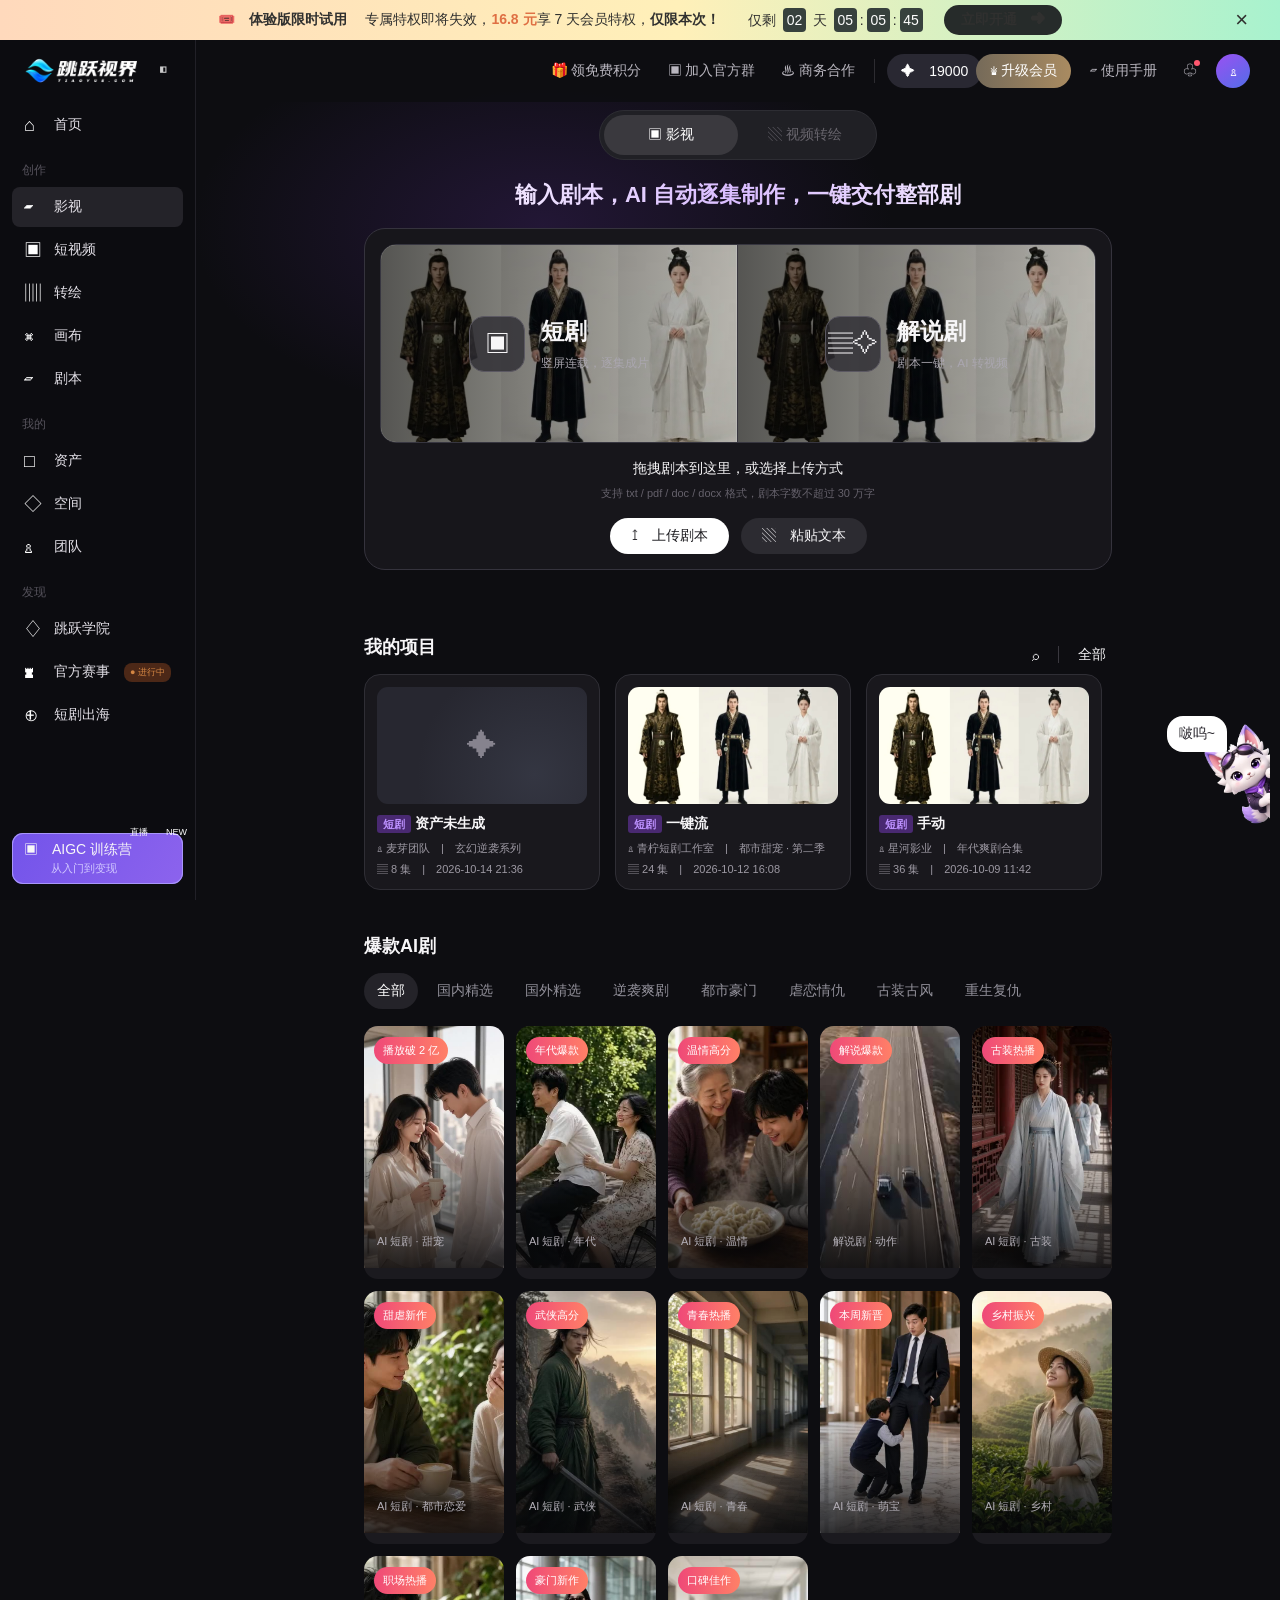
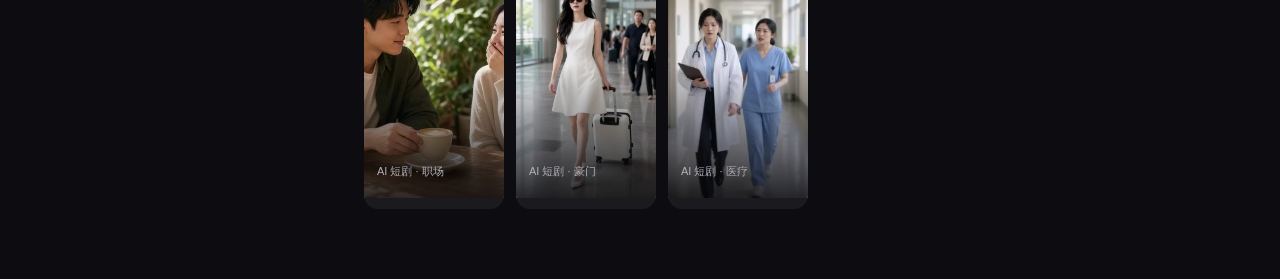
<file: index.html>
<!DOCTYPE html>
<html lang="zh-CN">
<head>
  <meta charset="UTF-8" />
  <meta http-equiv="refresh" content="0; url=film-home.html" />
  <meta name="viewport" content="width=device-width, initial-scale=1.0" />
  <title>创作 · 跳跃视界</title>
  <link rel="stylesheet" href="css/common.css?v=202611231219" />
  <link rel="stylesheet" href="css/home.css?v=202611231219" />
</head>
<body class="home">
  <header class="topbar">
    <div class="tb-left">
      <a class="logo" href="index.html">
        <span class="mark"></span>
        <span><b>跳跃视界</b><small>tiaoyue.com</small></span>
      </a>
    </div>
    <div class="tb-right">
      <button class="step">加入官方群</button>
      <button class="step">商务合作</button>
      <div class="credit">✦ <span id="credits"></span></div>
      <button class="step">使用手册</button>
      <button class="bell" aria-label="通知">
        <svg width="14" height="14" viewBox="0 0 24 24" fill="none" stroke="currentColor" stroke-width="1.8"><path d="M6 9a6 6 0 1 1 12 0c0 5 2 6 2 6H4s2-1 2-6Z"/><path d="M10 19a2 2 0 0 0 4 0"/></svg>
      </button>
      <div class="avatar"></div>
    </div>
  </header>

  <nav class="rail">
    <button class="rail-item"><svg width="16" height="16" viewBox="0 0 24 24" fill="none" stroke="currentColor" stroke-width="1.6"><path d="M4 10.5 12 4l8 6.5V19a1 1 0 0 1-1 1H5a1 1 0 0 1-1-1v-8.5Z"/></svg><span>首页</span></button>
    <button class="rail-item on"><svg width="16" height="16" viewBox="0 0 24 24" fill="currentColor"><path d="M4.5 7.5A2.5 2.5 0 0 1 7 5h7a2.5 2.5 0 0 1 2.5 2.5v1.1l3-1.8a1 1 0 0 1 1.5.86v8.68a1 1 0 0 1-1.5.86l-3-1.8v1.1A2.5 2.5 0 0 1 14 19H7a2.5 2.5 0 0 1-2.5-2.5v-9Z"/></svg><span>影视</span><i class="rail-tip">逐集制作，交付整部剧</i></button>
    <button class="rail-item"><svg width="16" height="16" viewBox="0 0 24 24" fill="none" stroke="currentColor" stroke-width="1.6"><rect x="4" y="4" width="16" height="16" rx="2.5"/><path d="m10 8 6 4-6 4V8Z"/></svg><span>短视频</span></button>
    <button class="rail-item"><svg width="16" height="16" viewBox="0 0 24 24" fill="none" stroke="currentColor" stroke-width="1.6"><rect x="4" y="4" width="16" height="16" rx="3"/><path d="m8 15 8-6M9 8h6v6"/></svg><span>转绘</span></button>
    <button class="rail-item"><svg width="16" height="16" viewBox="0 0 24 24" fill="none" stroke="currentColor" stroke-width="1.6"><rect x="4" y="4.5" width="16" height="15" rx="2.5"/></svg><span>画布</span></button>
    <button class="rail-item"><svg width="16" height="16" viewBox="0 0 24 24" fill="none" stroke="currentColor" stroke-width="1.6"><path d="M6 5h8l4 4v10H6z"/></svg><span>剧本</span></button>
    <button class="rail-item"><svg width="16" height="16" viewBox="0 0 24 24" fill="none" stroke="currentColor" stroke-width="1.6"><path d="M4 6.5A1.5 1.5 0 0 1 5.5 5h4l2 2.5h7A1.5 1.5 0 0 1 20 9v9a1.5 1.5 0 0 1-1.5 1.5h-13A1.5 1.5 0 0 1 4 18V6.5Z"/></svg><span>资产</span></button>
    <button class="rail-item"><svg width="16" height="16" viewBox="0 0 24 24" fill="none" stroke="currentColor" stroke-width="1.6"><path d="M12 3.5 20 8v8l-8 4.5L4 16V8l8-4.5Z"/></svg><span>空间</span></button>
    <button class="rail-item"><svg width="16" height="16" viewBox="0 0 24 24" fill="none" stroke="currentColor" stroke-width="1.6"><circle cx="9" cy="8.5" r="3"/><path d="M3.5 19a5.5 5.5 0 0 1 11 0"/></svg><span>团队</span></button>
  </nav>

  <main class="home-main">
    <section class="home-hero">
      <div class="switcher">
        <button class="on"><svg viewBox="0 0 20 20" aria-hidden="true"><rect x="2.5" y="5" width="10" height="10" rx="2"/><path d="m12.5 8 5-2.5v9l-5-2.5Z"/></svg>影视</button>
        <button><svg viewBox="0 0 20 20" aria-hidden="true"><rect x="3" y="3" width="14" height="14" rx="2"/><path d="m8 6.8 5 3.2-5 3.2Z"/></svg>短视频</button>
        <button><svg viewBox="0 0 20 20" aria-hidden="true"><rect x="3" y="3" width="14" height="14" rx="3"/><path d="m6.5 12.5 7-5M8 6.5h5.5V12"/></svg>视频转绘</button>
      </div>
      <h1>输入剧本，AI自动逐集制作，一键交付整部剧</h1>

      <div class="upload-card" id="empty-card">
        <div class="source-tabs" id="source-tabs">
          <button class="on" type="button" data-source="file">上传文件</button>
          <button type="button" data-source="paste">粘贴文本</button>
        </div>

        <div class="upload-pane on" data-pane="file">
          <div class="file-ico">
            <svg width="28" height="28" viewBox="0 0 28 28" fill="none">
              <path d="M7 3.5A2.5 2.5 0 0 1 9.5 1h9L25 7.5V24a2.5 2.5 0 0 1-2.5 2.5h-13A2.5 2.5 0 0 1 7 24V3.5Z" fill="#eceaf2"/>
              <path d="M18.5 1 25 7.5h-4.5A2 2 0 0 1 18.5 5.5V1Z" fill="#c8c4d2"/>
              <text x="14" y="18" text-anchor="middle" fill="#6b6574" font-size="6" font-weight="700">TXT</text>
            </svg>
          </div>
          <div class="lead">拖拽剧本到这里，或选择上传方式</div>
          <div class="sub">支持 txt / pdf / doc / docx 格式，剧本字数不超过 30 万字</div>
          <div style="display:flex;gap:10px;margin-top:8px">
            <button class="btn primary" id="upload" type="button"><svg viewBox="0 0 20 20" aria-hidden="true"><path d="M10 13V3m0 0L6.5 6.5M10 3l3.5 3.5M4 11.5v3A2.5 2.5 0 0 0 6.5 17h7a2.5 2.5 0 0 0 2.5-2.5v-3"/></svg>上传剧本</button>
            <button class="btn" id="sample" type="button"><svg viewBox="0 0 20 20" aria-hidden="true"><rect x="3" y="3" width="14" height="14" rx="2"/><path d="M6 7h8M6 10h8M6 13h5"/></svg>粘贴文本</button>
          </div>
        </div>

        <div class="upload-pane" data-pane="paste">
          <textarea id="paste-text" placeholder="在此粘贴完整剧本… 支持对白短剧、漫剧分镜稿或解说旁白体。"></textarea>
          <div class="sub">粘贴后进入创作设定，再点风格库选择画风</div>
          <button class="btn primary" id="confirm-paste" type="button">确认粘贴</button>
        </div>
      </div>

      <div class="creator" id="filled-card">
        <div class="up-ok">
          <div class="doc">
            <svg width="42" height="42" viewBox="0 0 42 42" fill="none">
              <path d="M7 4.5A2.5 2.5 0 0 1 9.5 2h15L35 12.5v25a2.5 2.5 0 0 1-2.5 2.5h-23A2.5 2.5 0 0 1 7 37.5v-33Z" fill="#eceaf0"/>
              <path d="M24.5 2 35 12.5h-8a2.5 2.5 0 0 1-2.5-2.5V2Z" fill="#cfccd8"/>
            </svg>
            <button class="close" id="remove-file" type="button">✕</button>
          </div>
          <div class="ttl" id="ok-title">上传成功</div>
          <div class="sub" id="ok-sub">删除当前文件后可重新上传</div>
        </div>

        <div class="form-card">
          <div class="group">
            <label>文件名称</label>
            <div class="control"><input id="f-name" value="离婚后（15集）" /></div>
          </div>
          <div class="group">
            <label>选择项目</label>
            <div class="control">
              <select id="f-project">
                <option>AI内部团队验证-重庆使用-测试项目A</option>
                <option>技术部研发中心</option>
                <option>新建项目…</option>
              </select>
            </div>
          </div>
          <div class="group row-2">
            <div>
              <label>分类</label>
              <div class="control">
                <select id="f-cat">
                  <option value="cn" selected>国内</option>
                  <option value="os">海外</option>
                </select>
              </div>
            </div>
            <div>
              <label>风格库</label>
              <button class="style-field" id="open-style" type="button">
                <span class="thumb sc sc-live-hd" id="style-thumb"></span>
                <span class="name" id="style-name">真人写实电影风格高清</span>
                <span class="map" id="style-map">短剧</span>
                <span class="chev">›</span>
              </button>
            </div>
          </div>
          <div class="group row-3">
            <div>
              <label>视频比例</label>
              <div class="control">
                <select id="f-ratio"><option>9:16</option><option>16:9</option><option>1:1</option></select>
              </div>
            </div>
            <div>
              <label>场景比例</label>
              <div class="control">
                <select id="f-scene"><option>16:9</option><option>9:16</option></select>
              </div>
            </div>
            <div>
              <label>生成质量</label>
              <div class="control">
                <select id="f-quality"><option>4K</option><option>2K</option><option>1080P</option></select>
                <span class="credit-hint">17 积分/集</span>
              </div>
            </div>
          </div>
          <div class="auto-row">
            <div>
              <b>全自动</b>
              <small>剧本、资产、分集视频依次流式生成；每步完成 5 秒无操作自动进入下一步</small>
            </div>
            <button class="oc-switch" id="auto-switch" type="button" role="switch" aria-checked="false" aria-label="全自动"></button>
          </div>
          <div class="cta">
            <button class="btn primary" id="start-create" type="button">立即创作 ✦ 17</button>
          </div>
        </div>
      </div>
    </section>

    <section class="home-projects">
      <h2>我的影视项目
        <span class="proj-head-tools">
          <label class="proj-search">
            <input id="proj-search" type="search" placeholder="搜索文件" aria-label="搜索文件" autocomplete="off">
          </label>
          <a href="episodes.html">全部</a>
        </span>
      </h2>
      <div class="strip" id="proj-strip">
        <a class="proj" href="outline.html">
          <div class="thumb" style="display:flex;background:#fff"><img loading="lazy" decoding="async" src="media/characters/xiaoming.png" style="width:50%;object-fit:cover;object-position:top"><img loading="lazy" decoding="async" src="media/characters/heyi.png" style="width:50%;object-fit:cover;object-position:top"></div>
          <div class="proj-title">离婚后（15集）</div>
          <div class="proj-mid">短剧 · 国内 | 真人写实电影风格高清</div>
          <div class="proj-sub">3 集 · 2026-09-24 10:48</div>
        </a>
        <a class="proj" href="outline.html">
          <div class="thumb"><img loading="lazy" decoding="async" src="media/characters/hezhi.png"></div>
          <div class="proj-title">The Girl in His Varsity Jacket</div>
          <div class="proj-mid">短剧 · 海外 | 影视质感</div>
          <div class="proj-sub">2 集 · 2026-09-21 15:50</div>
        </a>
        <a class="proj" href="assets.html">
          <div class="thumb" style="display:grid;place-items:center;color:#666">✦</div>
          <div class="proj-title">云朵镇大冒险</div>
          <div class="proj-mid">漫剧 · 国内 | 3D卡通风格</div>
          <div class="proj-sub">1 集 · 2026-09-24 11:14</div>
        </a>
        <a class="proj" href="workspace.html">
          <div class="thumb"><img loading="lazy" decoding="async" src="media/characters/gushen.png"></div>
          <div class="proj-title">我本明珠（解说）</div>
          <div class="proj-mid">解说剧 · 国内 | 真人古风</div>
          <div class="proj-sub">可一键成片 · 2026-09-18</div>
        </a>
      </div>
      <p class="proj-empty" id="proj-empty" hidden>没有找到相关文件</p>
    </section>

    <section class="home-showcase">
      <h2>爆款 AI 剧</h2>
      <div class="show-tabs" id="show-tabs" role="tablist" aria-label="爆款 AI 剧分类">
        <button class="on" type="button" data-show="all">全部</button>
        <button type="button" data-show="cn">国内精选</button>
        <button type="button" data-show="os">国外精选</button>
        <button type="button" data-show="rise">逆袭爽剧</button>
        <button type="button" data-show="city">都市豪门</button>
        <button type="button" data-show="love">虐恋情仇</button>
        <button type="button" data-show="ancient">古装古风</button>
        <button type="button" data-show="rebirth">重生复仇</button>
      </div>
      <div class="show-grid" id="show-grid">
        <button class="show-card" type="button" data-cat="cn ancient">
          <span class="show-poster warm"><img loading="lazy" decoding="async" src="media/characters/hezhi.png" alt=""><i>全网亿级爆品</i><b class="show-play">▶</b></span>
          <span class="show-kind">古装重生 · 虐恋</span>
          <strong>换亲成宠</strong>
          <small>一场错位婚约，改写两个人的命运</small>
        </button>
        <button class="show-card" type="button" data-cat="os rise">
          <span class="show-poster storm"><img loading="lazy" decoding="async" src="media/scenes/rain.png" alt=""><i>全站头部爆剧</i><b class="show-play">▶</b></span>
          <span class="show-kind">男频玄幻 · 逆袭</span>
          <strong>One Move God Mode</strong>
          <small>沉睡王者归来，一招改写战局</small>
        </button>
        <button class="show-card" type="button" data-cat="os rebirth">
          <span class="show-poster dusk"><img loading="lazy" decoding="async" src="media/characters/gushen.png" alt=""><i>垂类头部热剧</i><b class="show-play">▶</b></span>
          <span class="show-kind">男频马甲 · 复仇</span>
          <strong>The Supreme Wastrel</strong>
          <small>废柴身份之下，隐藏着至高力量</small>
        </button>
        <button class="show-card" type="button" data-cat="cn city">
          <span class="show-poster gold"><img loading="lazy" decoding="async" src="media/characters/shen.png" alt=""><i>全站头部爆剧</i><b class="show-play">▶</b></span>
          <span class="show-kind">民国乱世 · 逆袭</span>
          <strong>她在烽火尽头加冕</strong>
          <small>乱世浮沉，她以自己为王</small>
        </button>
        <button class="show-card" type="button" data-cat="cn rise">
          <span class="show-poster cold"><img loading="lazy" decoding="async" src="media/characters/xiaoming.png" alt=""><i>逆袭热榜</i><b class="show-play">▶</b></span>
          <span class="show-kind">都市逆袭 · 热血</span>
          <strong>孤胆英雄归来</strong>
          <small>卸下伪装，夺回失去的一切</small>
        </button>
        <button class="show-card" type="button" data-cat="os love">
          <span class="show-poster rose"><img loading="lazy" decoding="async" src="media/characters/suwan.png" alt=""><i>海外精选</i><b class="show-play">▶</b></span>
          <span class="show-kind">都市情感 · 豪门</span>
          <strong>The Lion's Captive</strong>
          <small>危险关系里的爱与自由</small>
        </button>
        <button class="show-card" type="button" data-cat="cn ancient">
          <span class="show-poster green"><img loading="lazy" decoding="async" src="media/scenes/cemetery.png" alt=""><i>古风人气榜</i><b class="show-play">▶</b></span>
          <span class="show-kind">古装江湖 · 权谋</span>
          <strong>九龙寨下风云起</strong>
          <small>江湖再见，已是风云骤起</small>
        </button>
        <button class="show-card" type="button" data-cat="cn rebirth">
          <span class="show-poster noir"><img loading="lazy" decoding="async" src="media/scenes/office.png" alt=""><i>重生热播</i><b class="show-play">▶</b></span>
          <span class="show-kind">重生复仇 · 双女主</span>
          <strong>双姝暗涌</strong>
          <small>重来一次，她们不再任人摆布</small>
        </button>
      </div>
    </section>
  </main>
  <button class="fab" id="new-project" type="button" aria-label="从入门到变现">
    <i>NEW</i><span>从入门<br>到变现</span><b>▶</b>
  </button>

  <div class="flow-mask" id="mask">
    <div style="text-align:center">
      <div class="spin" style="margin:0 auto"></div>
      <h2 id="flow-title" style="margin:16px 0 8px;font-size:16px">正在解析剧本</h2>
      <p id="flow-sub" style="color:#8a8694">离婚后（15集）</p>
    </div>
  </div>

  <div class="auto-mask" id="auto-mask">
    <div class="auto-sheet" role="dialog" aria-modal="true" aria-labelledby="auto-title">
      <div class="auto-head">
        <div>
          <h2 id="auto-title">全自动创作中</h2>
          <p id="auto-name">离婚后（15集）</p>
        </div>
        <button class="style-close" id="auto-close" type="button" aria-label="关闭">✕</button>
      </div>
      <div class="auto-steps" id="auto-steps">
        <div class="auto-step" data-step="0"><i>1</i><span>剧本</span></div>
        <div class="auto-step" data-step="1"><i>2</i><span>资产</span></div>
        <div class="auto-step" data-step="2"><i>3</i><span>分集视频</span></div>
      </div>
      <div class="auto-body" id="auto-body"></div>
      <div class="auto-foot">
        <span id="auto-tip"></span>
        <button class="btn" id="auto-pause" type="button">暂停检查</button>
        <button class="btn purple" id="auto-next" type="button">进入下一步</button>
      </div>
    </div>
  </div>

  <div class="style-mask" id="style-mask">
    <div class="style-sheet" role="dialog" aria-modal="true" aria-labelledby="style-title">
      <div class="style-head">
        <div>
          <h2 id="style-title">风格库</h2>
          <p>切换短剧 / 漫剧 / 解说剧后选择画面风格，角色、场景、道具将按同一风格生成。</p>
        </div>
        <button class="style-close" id="style-close" type="button">✕</button>
      </div>
      <div class="style-filters">
        <div class="filter-tabs" id="lib-types">
          <button class="on" type="button" data-type="short">短剧</button>
          <button type="button" data-type="comic">漫剧</button>
          <div class="comment-promo is-on" id="comment-promo">
            <span class="promo-halo" aria-hidden="true"></span>
            <button type="button" data-type="comment">解说剧</button>
            <div class="promo-bubble" id="comment-bubble" role="status">
              <span>解说剧导演级分镜 V 2.5<br>焕新上线，成片效果全面升级</span>
              <button type="button" class="promo-x" id="comment-bubble-close" aria-label="关闭提示">✕</button>
              <i class="promo-arrow"></i>
            </div>
          </div>
        </div>
      </div>
      <div class="style-grid" id="style-grid"></div>
      <div class="style-foot">
        <div class="pick" id="style-pick">已选 <b>真人写实电影风格高清</b></div>
        <div style="display:flex;gap:8px">
          <button class="btn" id="style-cancel" type="button">取消</button>
          <button class="btn primary" id="style-ok" type="button">确认选择</button>
        </div>
      </div>
    </div>
  </div>

  <div class="style-mask" id="custom-mask">
    <div class="custom-sheet" role="dialog" aria-modal="true">
      <h3>自定义风格</h3>
      <label>风格名称</label>
      <input id="custom-name" placeholder="例如：霓虹都市夜戏" />
      <label>提示词描述</label>
      <textarea id="custom-prompt" placeholder="描述画面质感、色彩、材质、光影和禁忌。将用于角色、场景、道具与视频生成。"></textarea>
      <div class="custom-acts">
        <button class="btn" id="custom-cancel" type="button">取消</button>
        <button class="btn primary" id="custom-ok" type="button">确认</button>
      </div>
    </div>
  </div>

  <script src="js/data.js?v=202611231219"></script>
  <script src="js/home.js?v=202611231219"></script>
</body>
</html>
</file>
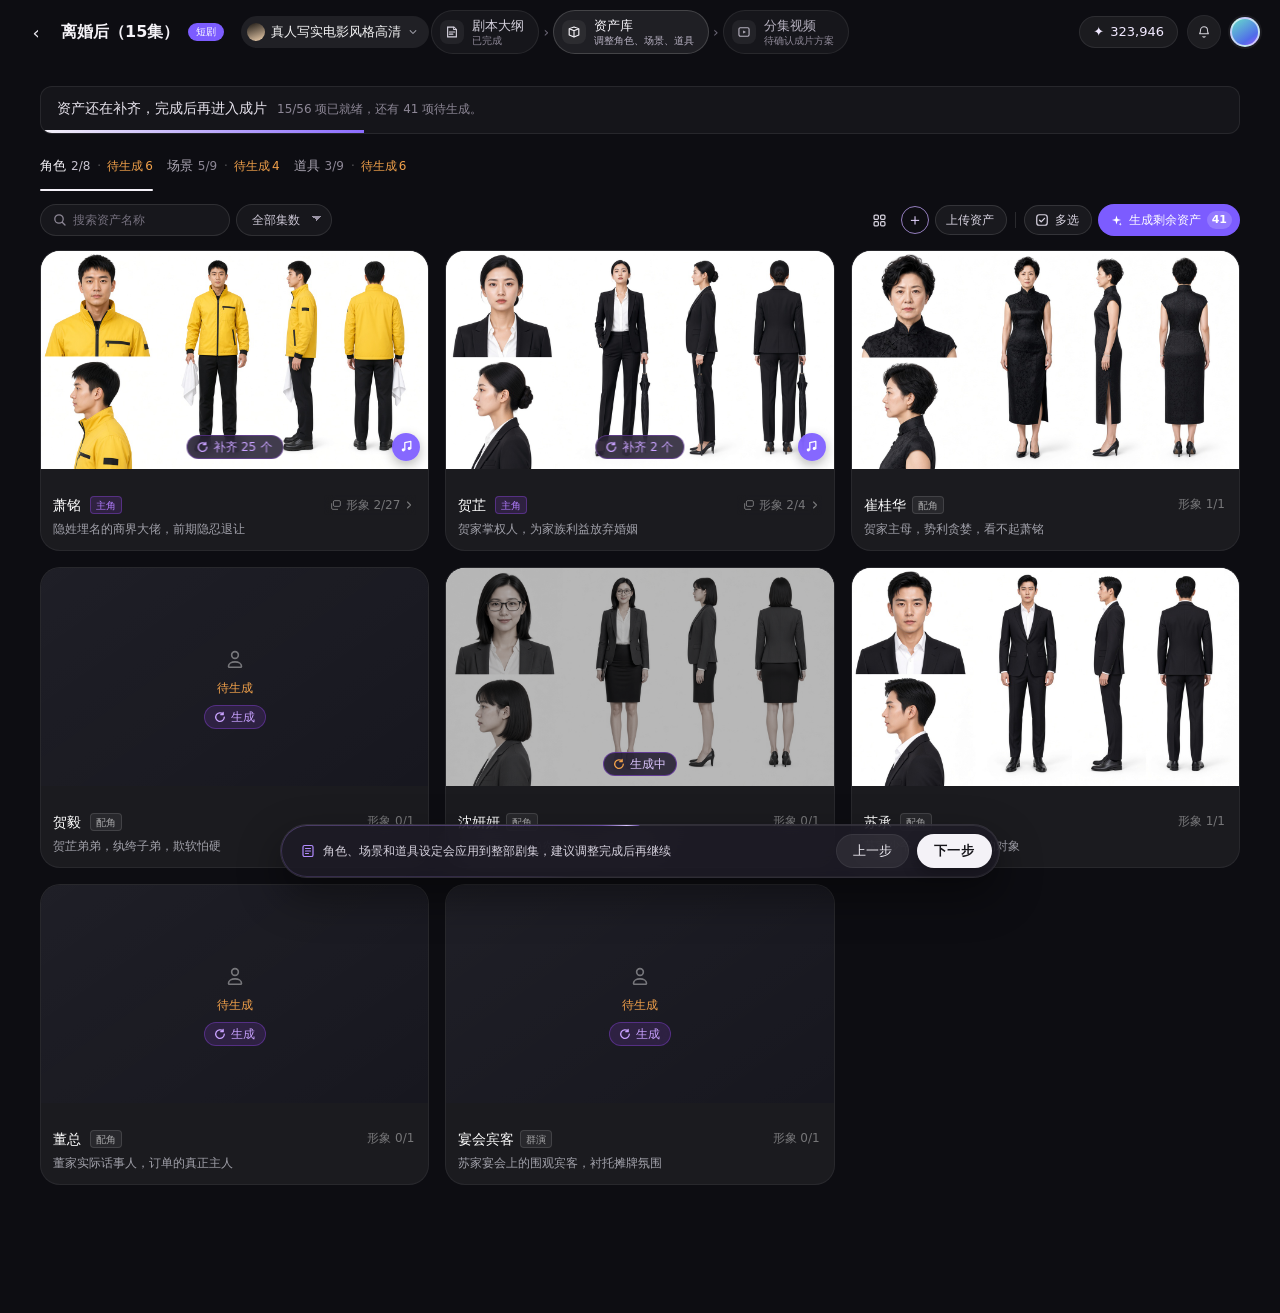
<file: assets.html>
<!DOCTYPE html>
<html lang="zh-CN">
<head>
  <meta charset="UTF-8" />
  <meta name="viewport" content="width=device-width, initial-scale=1.0" />
  <title>资产库 · 离婚后（15集）</title>
  <link rel="stylesheet" href="css/common.css?v=202611231219" />
  <link rel="stylesheet" href="css/asset-library.css?v=202611231219" />
  <link rel="stylesheet" href="css/asset-detail.css?v=202611231219" />
</head>
<body class="asset-page flow-page">
<div class="app">
  <header class="topbar">
    <div class="tb-left">
      <a class="tb-back" href="index.html" aria-label="返回">‹</a>
      <strong class="flow-title">离婚后（15集）</strong>
      <span class="flow-badge">短剧</span>
      <div class="asset-style" id="asset-style">
        <button type="button" class="asset-style-btn" id="asset-style-btn" aria-haspopup="listbox" aria-expanded="false" aria-controls="asset-style-menu" title="调整画面风格">
          <i class="asset-style-swatch sc sc-live-hd" id="asset-style-swatch" aria-hidden="true"></i>
          <span id="asset-style-label">真人写实电影风格高清</span>
          <svg viewBox="0 0 16 16" aria-hidden="true"><path d="M4.2 6.2 8 10l3.8-3.8" fill="none" stroke="currentColor" stroke-width="1.4" stroke-linecap="round" stroke-linejoin="round"/></svg>
        </button>
        <div class="asset-style-menu" id="asset-style-menu" role="listbox" aria-label="调整画面风格" hidden></div>
      </div>
    </div>
    <nav class="tb-center steps" aria-label="一键成片步骤">
      <a class="step is-done" href="outline.html">
        <span class="step-ico" aria-hidden="true"><svg viewBox="0 0 16 16"><path d="M3 2.5h7.2L13 5.2V13.5H3Z" fill="none" stroke="currentColor" stroke-width="1.3"/><path d="M10 2.6V5.2H12.6M5 8h6M5 10.5h4" stroke="currentColor" stroke-width="1.3" stroke-linecap="round"/></svg></span>
        <span class="step-text"><strong>剧本大纲</strong><small>已完成</small></span>
      </a>
      <span class="step-sep" aria-hidden="true">›</span>
      <a class="step on" href="assets.html" aria-current="step">
        <span class="step-ico" aria-hidden="true"><svg viewBox="0 0 16 16"><path d="M2.5 4.2 8 2.2l5.5 2v7.2L8 13.8 2.5 11.4Z" fill="none" stroke="currentColor" stroke-width="1.3" stroke-linejoin="round"/><path d="M2.5 4.2 8 6.4l5.5-2.2M8 6.4v7.4" stroke="currentColor" stroke-width="1.3"/></svg></span>
        <span class="step-text"><strong>资产库</strong><small>调整角色、场景、道具</small></span>
      </a>
      <span class="step-sep" aria-hidden="true">›</span>
      <a class="step" href="episodes.html">
        <span class="step-ico" aria-hidden="true"><svg viewBox="0 0 16 16"><rect x="2.2" y="3.2" width="11.6" height="9.6" rx="1.6" fill="none" stroke="currentColor" stroke-width="1.3"/><path d="M7 6.2 10.2 8 7 9.8Z" fill="currentColor"/></svg></span>
        <span class="step-text"><strong>分集视频</strong><small>待确认成片方案</small></span>
      </a>
    </nav>
    <div class="tb-right">
      <div class="credit">✦ <span id="credits"></span></div>
      <button class="bell" aria-label="通知"><svg width="14" height="14" viewBox="0 0 24 24" fill="none" stroke="currentColor" stroke-width="1.8" aria-hidden="true"><path d="M6 9a6 6 0 1 1 12 0c0 5 2 6 2 6H4s2-1 2-6Z"/><path d="M10 19a2 2 0 0 0 4 0"/></svg></button>
      <div class="avatar"></div>
    </div>
  </header>

  <div class="page asset-page-main">
    <div class="asset-ready" id="asset-ready">
      <p class="asset-ready-line"><strong id="asset-ready-title">正在统计资产</strong><span id="asset-ready-desc"></span></p>
      <i id="asset-ready-bar"></i>
    </div>
    <div class="asset-commandbar">
      <div class="asset-command-tabs">
        <div class="tabs">
          <button class="on" data-tab="char">角色 <b class="tab-count" id="count-char"></b><span class="tab-pending" id="pending-char" hidden><svg viewBox="0 0 16 16" aria-hidden="true"><circle cx="8" cy="8" r="5.2" fill="none" stroke="currentColor" stroke-width="1.4"/><path d="M8 5.1V8.2l2.1 1.3" fill="none" stroke="currentColor" stroke-width="1.4" stroke-linecap="round" stroke-linejoin="round"/></svg>待生成 <em></em></span></button>
          <button data-tab="scene">场景 <b class="tab-count" id="count-scene"></b><span class="tab-pending" id="pending-scene" hidden><svg viewBox="0 0 16 16" aria-hidden="true"><circle cx="8" cy="8" r="5.2" fill="none" stroke="currentColor" stroke-width="1.4"/><path d="M8 5.1V8.2l2.1 1.3" fill="none" stroke="currentColor" stroke-width="1.4" stroke-linecap="round" stroke-linejoin="round"/></svg>待生成 <em></em></span></button>
          <button data-tab="prop">道具 <b class="tab-count" id="count-prop"></b><span class="tab-pending" id="pending-prop" hidden><svg viewBox="0 0 16 16" aria-hidden="true"><circle cx="8" cy="8" r="5.2" fill="none" stroke="currentColor" stroke-width="1.4"/><path d="M8 5.1V8.2l2.1 1.3" fill="none" stroke="currentColor" stroke-width="1.4" stroke-linecap="round" stroke-linejoin="round"/></svg>待生成 <em></em></span></button>
        </div>
        <div class="asset-actions">
          <div class="asset-tools asset-finder">
            <label class="asset-query">
              <svg width="14" height="14" viewBox="0 0 14 14" aria-hidden="true"><circle cx="6" cy="6" r="4.2" fill="none" stroke="currentColor" stroke-width="1.3"/><path d="M9.2 9.2 12 12" stroke="currentColor" stroke-width="1.3" stroke-linecap="round"/></svg>
              <input id="asset-search" type="search" placeholder="搜索资产名称" aria-label="搜索全部资产" />
            </label>
            <div class="episode-filter" id="episode-filter">
              <button class="asset-episode" id="episode-filter-trigger" type="button" aria-haspopup="listbox" aria-expanded="false">
                <span id="episode-filter-label">全部集数</span>
              </button>
              <div class="episode-filter-menu" id="episode-filter-menu" hidden role="listbox" aria-label="集数筛选" aria-multiselectable="true"></div>
            </div>
          </div>
          <button class="btn asset-icon-btn" id="asset-expand" type="button" aria-pressed="false" aria-label="展开子角色" title="展开子角色：平铺所有子角色">
            <svg class="when-collapsed" viewBox="0 0 16 16" aria-hidden="true"><rect x="2.2" y="2.2" width="4.6" height="4.6" rx="1.2" fill="none" stroke="currentColor" stroke-width="1.3"/><rect x="9.2" y="2.2" width="4.6" height="4.6" rx="1.2" fill="none" stroke="currentColor" stroke-width="1.3"/><rect x="2.2" y="9.2" width="4.6" height="4.6" rx="1.2" fill="none" stroke="currentColor" stroke-width="1.3"/><rect x="9.2" y="9.2" width="4.6" height="4.6" rx="1.2" fill="none" stroke="currentColor" stroke-width="1.3"/></svg>
            <svg class="when-expanded" viewBox="0 0 16 16" aria-hidden="true"><rect x="2.2" y="2.4" width="11.6" height="5" rx="1.4" fill="none" stroke="currentColor" stroke-width="1.3"/><path d="M4.2 10.2h7.6M5.6 13h4.8" stroke="currentColor" stroke-width="1.3" stroke-linecap="round"/></svg>
          </button>
          <button class="btn asset-add" id="add" type="button" aria-label="新增角色" title="新增角色"><span>＋</span></button>
          <button class="btn asset-multi" id="upload-asset" type="button">上传资产</button>
          <span class="asset-tool-sep" aria-hidden="true"></span>
          <span class="asset-picked" id="asset-picked" hidden>已选 0</span>
          <button class="btn" id="asset-select-all" type="button" hidden>全选</button>
          <button class="btn asset-delete" id="asset-delete" type="button" hidden>删除</button>
          <button class="btn purple" id="gen-selected" type="button" hidden>生成所选</button>
          <button class="btn asset-multi" id="asset-multi" type="button" aria-pressed="false">
            <svg viewBox="0 0 16 16" aria-hidden="true"><rect x="2" y="2" width="12" height="12" rx="3" fill="none" stroke="currentColor" stroke-width="1.4"/><path d="m5.2 8.2 1.9 1.9 3.8-4" fill="none" stroke="currentColor" stroke-width="1.5" stroke-linecap="round" stroke-linejoin="round"/></svg>
            <em id="asset-multi-label">多选</em>
          </button>
          <button class="btn purple" id="gen-all" type="button">
            <svg viewBox="0 0 16 16" aria-hidden="true"><path d="M8 1.8 9.3 6.1 13.6 7.4 9.3 8.7 8 13 6.7 8.7 2.4 7.4 6.7 6.1Z" fill="currentColor"/><path d="m12.6 10.6.5 1.4 1.4.5-1.4.5-.5 1.4-.5-1.4-1.4-.5 1.4-.5Z" fill="currentColor"/></svg>
            <em class="gen-all-label" id="gen-all-label">全量生成</em>
            <i class="gen-all-count" id="gen-all-count"></i>
          </button>
        </div>
      </div>
    </div>
    <div id="grid" class="char-grid"></div>
  </div>

  <footer class="footer-bar guide-footer">
    <div class="asset-capsule">
      <span class="hint"><svg width="14" height="14" viewBox="0 0 14 14" aria-hidden="true"><rect x="2" y="1.5" width="10" height="11" rx="1.6" fill="none" stroke="currentColor" stroke-width="1.2"/><path d="M4.5 4.5h5M4.5 7h5M4.5 9.5h3" stroke="currentColor" stroke-width="1.2" stroke-linecap="round"/></svg>角色、场景和道具设定会应用到整部剧集，建议调整完成后再继续</span>
      <div class="asset-capsule-actions">
      <a class="btn" href="outline.html">上一步</a>
      <a class="btn primary" href="episodes.html">下一步</a>
      </div>
    </div>
  </footer>
</div>

<div class="look-dialog" id="look-dialog">
  <div class="look-sheet asset-workbench">
    <div class="asset-editor-head">
      <div class="editor-page-brand">
        <button class="editor-page-back" id="look-dialog-x" type="button">‹ 返回资产库</button>
      </div>
      <div class="editor-role-switch" id="editor-role-switch" aria-label="切换当前角色"></div>
    </div>
    <div class="asset-workspace">
      <button type="button" class="workspace-split" id="workspace-split" aria-label="拖动调整左右宽度" title="拖动调整左右宽度，双击恢复默认"></button>
      <section class="look-library-panel">
        <div class="look-library-head">
          <div class="asset-editor-character">
            <div class="character-avatar" id="editor-char-avatar"></div>
            <div>
              <span class="editable-asset-title"><strong id="editor-char-name"></strong><button type="button" id="edit-asset-name" aria-label="查看资产名称" title="查看资产名称">✎</button></span>
              <span id="editor-char-desc"></span>
            </div>
          </div>
          <div class="look-library-tools">
            <button type="button" id="look-multi" class="look-tool" aria-pressed="false" title="多选未生成形象" aria-label="多选未生成形象">
              <svg viewBox="0 0 14 14" aria-hidden="true"><rect x="1.5" y="1.5" width="11" height="11" rx="2.5"/><path d="M4 7.2 6.1 9.2 10 4.8"/></svg><span>多选</span>
            </button>
            <div class="look-view-switch" id="look-view-switch" aria-label="形象展示模式">
            <button type="button" class="on" data-look-view="flat" title="平铺展示" aria-label="平铺展示">
              <svg viewBox="0 0 14 14" aria-hidden="true"><rect x="1.5" y="1.5" width="4.5" height="4.5" rx="1"/><rect x="8" y="1.5" width="4.5" height="4.5" rx="1"/><rect x="1.5" y="8" width="4.5" height="4.5" rx="1"/><rect x="8" y="8" width="4.5" height="4.5" rx="1"/></svg>
            </button>
            <button type="button" data-look-view="structure" title="结构图展示" aria-label="结构图展示">
              <svg viewBox="0 0 14 14" aria-hidden="true"><rect x="4.5" y="1" width="5" height="3.5" rx="1"/><rect x="1" y="9.5" width="4.5" height="3.5" rx="1"/><rect x="8.5" y="9.5" width="4.5" height="3.5" rx="1"/><path d="M7 4.5v2.2M3.25 9.5V7.2h7.5v2.3" fill="none" stroke="currentColor"/></svg>
            </button>
            </div>
          </div>
        </div>
        <div class="look-multi-bar" id="look-multi-bar" hidden>
          <button type="button" id="look-select-all">全选</button>
          <button type="button" id="look-select-rest">全选剩余</button>
          <button type="button" class="asset-delete" id="look-delete">删除</button>
          <button type="button" class="btn purple" id="look-gen-selected">生成所选</button>
        </div>
        <div class="look-library-body" id="look-library"></div>
      </section>

      <section class="look-generation-panel">
        <input type="hidden" id="f-look-name" />
        <input type="hidden" id="f-look-eps" />
        <header class="look-gen-head">
          <div class="look-gen-title">
            <span class="editable-asset-title"><strong id="current-look-name"></strong><button type="button" id="edit-look-name" aria-label="查看资产名称" title="查看资产名称">✎</button></span>
            <div class="look-gen-meta" id="current-look-meta"></div>
          </div>
          <span class="current-look-state" id="current-look-state" hidden></span>
        </header>

        <div class="look-current-output">
          <div class="stage" id="f-preview"><span style="color:#6c6876">暂无预览</span></div>
          <button type="button" class="preview-voice" id="preview-voice" hidden></button>
          <aside class="preview-side is-collapsed" id="preview-side">
            <div class="preview-side-head">
              <div class="preview-side-tabs" role="tablist" aria-label="图片来源">
                <button type="button" data-preview-tab="recommend">推荐资产</button>
                <button type="button" class="on" data-preview-tab="history">历史记录</button>
              </div>
              <button type="button" class="preview-side-toggle" id="preview-side-toggle" aria-label="展开图片记录" aria-expanded="false">
                <svg class="icon-expand" viewBox="0 0 24 24" aria-hidden="true"><rect x="4" y="5" width="11" height="14" rx="1.6" fill="none" stroke="currentColor" stroke-width="1.6"/><path d="M16 8h3.2c.5 0 .8.3.8.8v10.4c0 .5-.3.8-.8.8H9.2" fill="none" stroke="currentColor" stroke-width="1.6"/></svg>
                <svg class="icon-collapse" viewBox="0 0 24 24" aria-hidden="true"><path d="M14 7.5 9.5 12 14 16.5" fill="none" stroke="currentColor" stroke-width="1.7" stroke-linecap="round" stroke-linejoin="round"/></svg>
              </button>
            </div>
            <div class="preview-side-list" id="preview-side-list"></div>
          </aside>
          <div class="output-actions">
            <button class="btn" id="local-upload" type="button">本地上传</button>
            <button class="btn upload-reverse" id="reverse-image" type="button" title="上传图片并由 AI 反推提示词，消耗 1 积分">
              <svg viewBox="0 0 16 16" aria-hidden="true"><path d="m6.2 2.3.7 1.9 1.9.7-1.9.7-.7 1.9-.7-1.9-1.9-.7 1.9-.7.7-1.9ZM11.3 7.2l.7 2 2 .7-2 .7-.7 2-.7-2-2-.7 2-.7.7-2ZM4.2 10.1l.4 1.1 1.1.4-1.1.4-.4 1.1-.4-1.1-1.1-.4 1.1-.4.4-1.1Z" fill="currentColor"/></svg>
              反推图片 <span>✦1</span>
            </button>
            <button class="btn" id="replace-view" type="button">更换</button>
            <button class="btn" id="download-view" type="button">下载</button>
          </div>
          <span class="image-analyze-badge" id="image-analyze-badge" hidden></span>
        </div>
        <input id="look-image-input" type="file" accept="image/png,image/jpeg,image/webp" hidden />

        <button type="button" class="gen-split" id="gen-split" aria-label="拖动调整大图和提示词的高度" title="拖动调整大图和提示词的高度，双击恢复默认"></button>

        <div class="prompt-composer" id="prompt-composer">
          <div class="composer-main">
            <div class="composer-reference-row">
              <div class="reference-sources" role="radiogroup" aria-label="一致性参考">
                <label class="reference-source" id="reference-check-wrap">
                  <input id="use-reference-image" name="look-reference-mode" type="radio" value="current" />
                  <span id="reference-current-label">参考当前形象</span>
                </label>
                <label class="reference-source">
                  <input id="use-main-image" name="look-reference-mode" type="radio" value="main" checked />
                  <span id="reference-main-label">主形象</span>
                </label>
              </div>
              <div class="reference-extra">
                <div class="reference-picks" id="reference-picks"></div>
                <button class="reference-add" id="pick-asset" type="button" aria-label="添加参考图"></button>
              </div>
            </div>
            <div class="composer-prompt-row">
              <div class="prompt-field">
                <textarea class="look-area" id="f-prompt" maxlength="2000" aria-label="提示词" placeholder="描述服装、发型、体态和情绪，保持五视图一致"></textarea>
                <div class="prompt-field-foot">
                  <div class="prompt-ai-actions">
                    <button class="text-btn" id="rewrite" type="button">AI 改写</button>
                    <span class="image-prompt-state" id="image-prompt-state" hidden></span>
                  </div>
                  <span class="prompt-count" id="prompt-count">0 / 2000</span>
                </div>
              </div>
              <button class="composer-collapse" id="composer-collapse" type="button" aria-label="收起提示词">
                <svg viewBox="0 0 24 24" aria-hidden="true"><path d="m7 14 5-5 5 5" fill="none" stroke="currentColor" stroke-width="1.7" stroke-linecap="round" stroke-linejoin="round"/></svg>
              </button>
            </div>
          </div>
          <div class="composer-toolbar">
            <div class="composer-options">
              <div class="gen-control">
                <button class="gen-model-trigger" id="model-trigger" type="button" aria-haspopup="listbox" aria-expanded="false" aria-label="生成模型">
                  <span class="gen-model-mark" id="model-mark"></span>
                  <span id="model-label">Bimage 2</span>
                </button>
                <div class="gen-model-menu" id="model-menu" hidden role="listbox" aria-label="生成模型"></div>
              </div>
              <div class="gen-control">
                <button class="gen-ratio-trigger" id="ratio-trigger" type="button" aria-haspopup="dialog" aria-expanded="false" aria-label="画质与比例">
                  <svg viewBox="0 0 24 24" aria-hidden="true"><path d="M8 4.5H5.2A.7.7 0 0 0 4.5 5.2V8M16 4.5h2.8a.7.7 0 0 1 .7.7V8M8 19.5H5.2a.7.7 0 0 1-.7-.7V16M16 19.5h2.8a.7.7 0 0 0 .7-.7V16" fill="none" stroke="currentColor" stroke-width="1.6" stroke-linecap="round"/></svg>
                  <span id="ratio-label">16:9 · 2K</span>
                </button>
                <div class="gen-popover" id="ratio-popover" hidden role="dialog" aria-label="画质与比例">
                  <div class="gen-pop-block" id="quality-block">
                    <span>画质</span>
                    <div class="quality-row" id="quality-row"></div>
                  </div>
                  <div class="gen-pop-block" id="resolution-block" hidden>
                    <span>分辨率</span>
                    <div class="resolution-row" id="resolution-row"></div>
                  </div>
                  <div class="gen-pop-block" id="ratio-block">
                    <span id="ratio-block-label">比例</span>
                    <div class="ratio-grid" id="ratio-grid"></div>
                  </div>
                  <div class="gen-pop-block" id="think-block">
                    <span>思考时间</span>
                    <div class="think-row">
                      <button type="button" data-think="minimal"><svg viewBox="0 0 24 24" aria-hidden="true"><circle cx="12" cy="12" r="7.2" fill="none" stroke="currentColor" stroke-width="1.6"/><path d="M12 8.2V12l2.4 1.6" fill="none" stroke="currentColor" stroke-width="1.6" stroke-linecap="round"/></svg>Minimal</button>
                      <button type="button" data-think="high" class="on"><svg viewBox="0 0 24 24" aria-hidden="true"><circle cx="12" cy="12" r="7.2" fill="none" stroke="currentColor" stroke-width="1.6"/><path d="M12 8.2V12l2.4 1.6" fill="none" stroke="currentColor" stroke-width="1.6" stroke-linecap="round"/></svg>high</button>
                    </div>
                  </div>
                  <div class="gen-pop-block" id="search-block">
                    <span>搜索</span>
                    <div class="search-row">
                      <button type="button" data-search="web"><i></i>联网</button>
                      <button type="button" data-search="image"><i></i>图片</button>
                    </div>
                  </div>
                </div>
              </div>
              <div class="gen-control">
                <button class="gen-type-trigger" id="type-trigger" type="button" aria-haspopup="listbox" aria-expanded="false" aria-label="生成类型">
                  <span id="type-label">Auto</span>
                  <svg viewBox="0 0 24 24" aria-hidden="true"><path d="m8 10.5 4 4 4-4" fill="none" stroke="currentColor" stroke-width="1.6" stroke-linecap="round" stroke-linejoin="round"/></svg>
                </button>
                <div class="gen-type-menu" id="type-menu" hidden role="listbox" aria-label="生成类型"></div>
              </div>
            </div>
            <div class="composer-submit">
              <span class="draft-hint">已保存</span>
              <button class="asset-match" id="asset-match" type="button" title="资产匹配">
                <svg viewBox="0 0 24 24" aria-hidden="true"><path d="M4.5 7h15v2.2H4.5V7Zm2.4 3.9h12.6v2.2H6.9v-2.2Zm-2.4 3.9h15V17h-15v-2.2Z" fill="currentColor"/></svg>
                资产匹配
              </button>
              <div class="generation-action">
                <span class="generation-cost"><span aria-hidden="true">✦</span> 3</span>
                <button class="generate-arrow" id="gen-look" type="button" aria-label="生成五视图">↑</button>
              </div>
            </div>
        </div>
        </div>
      </section>
    </div>
  </div>
</div>

<div class="voice-modal rewrite-modal" id="rewrite-dialog">
  <div class="voice-sheet rewrite-sheet">
    <div class="voice-sheet-head">
      <div>
        <span>提示词</span>
        <h3>AI 改写提示词</h3>
      </div>
      <button class="icon-round" id="rewrite-x" type="button" aria-label="关闭">×</button>
    </div>
    <div class="rewrite-field">
      <span><i>*</i>选择模型</span>
      <div class="rewrite-model" id="rewrite-model-control">
        <button class="rewrite-model-trigger" id="rewrite-model-trigger" type="button" aria-haspopup="listbox" aria-expanded="false">
          <span id="rewrite-model-label">GLLM 3.5</span>
          <svg viewBox="0 0 16 16" aria-hidden="true"><path d="M4.2 6.2 8 10l3.8-3.8" fill="none" stroke="currentColor" stroke-width="1.4" stroke-linecap="round" stroke-linejoin="round"/></svg>
        </button>
        <div class="rewrite-model-menu" id="rewrite-model-menu" hidden role="listbox" aria-label="改写模型"></div>
      </div>
    </div>
    <div class="rewrite-field">
      <span>预设指令<em>可多选</em></span>
      <div class="rewrite-presets" id="rewrite-presets"></div>
    </div>
    <label class="rewrite-field">
      <span>自由指令</span>
      <textarea id="rewrite-free" maxlength="200" placeholder="请输入改写指令，例如：服装换成深色西装，光线再柔和一些"></textarea>
    </label>
    <div class="rewrite-original">
      <span>原文</span>
      <p id="rewrite-source"></p>
    </div>
    <div class="voice-sheet-foot">
      <span></span>
      <div>
        <button class="btn" id="rewrite-cancel" type="button">放弃改写</button>
        <button class="btn purple" id="rewrite-confirm" type="button">改写 <b>✦ 2</b></button>
      </div>
    </div>
  </div>
</div>

<div class="voice-modal" id="voice-dialog">
  <div class="voice-sheet">
    <div class="voice-sheet-head">
      <div>
        <span id="voice-dialog-kicker">角色音色</span>
        <h3 id="voice-dialog-title">绑定音色</h3>
      </div>
      <button class="icon-round" id="voice-dialog-x" type="button" aria-label="关闭">×</button>
    </div>
    <div class="voice-current">
      <div class="voice-current-look" id="voice-current-look"></div>
      <div class="voice-current-copy">
        <strong id="voice-current-title">尚未绑定音色</strong>
        <p id="voice-current-desc">生成或上传一段音频，试听满意后再绑定到角色。</p>
      </div>
      <button type="button" class="voice-switch" id="voice-switch" role="switch" aria-checked="false" aria-label="启用角色音色"><i></i><span id="voice-switch-label">未开启</span></button>
    </div>
    <div class="voice-sync-entry">
      <div class="voice-sync-entry-info">
        <strong>子形象音色</strong>
        <div class="voice-sync-stats" id="voice-sync-stats"></div>
      </div>
      <div class="voice-sync-entry-actions">
        <button type="button" id="voice-sync-open">选择子形象</button>
        <button type="button" class="is-primary" id="voice-sync-all">同步全部子形象</button>
      </div>
    </div>
    <div class="voice-body">
      <section class="voice-create" aria-label="新建音色">
        <div class="voice-seg" role="tablist" aria-label="新建方式">
          <button type="button" class="on" data-voice-tab="upload" role="tab" aria-selected="true">上传音频</button>
          <button type="button" data-voice-tab="generate" role="tab" aria-selected="false">AI 生成</button>
        </div>
        <div class="voice-pane" data-voice-pane="upload">
          <label class="voice-custom">
            <span>音频描述<b id="voice-upload-desc-count">0 / 120</b></span>
            <textarea class="look-area" id="voice-upload-desc" maxlength="120" placeholder="补充这段音频的用途或音色特点，例如：沉稳男声，语速偏慢"></textarea>
          </label>
          <button type="button" class="voice-drop" id="voice-upload-btn">
            <strong>点击或拖入音频</strong>
            <small>MP3 / WAV / M4A，2–15 秒，不超过 20MB</small>
          </button>
          <input id="voice-upload-input" type="file" accept="audio/*,.mp3,.wav,.m4a" hidden />
          <div class="voice-upload-state" id="voice-upload-state" hidden></div>
          <ul class="voice-upload-tips">
            <li>单人说话，无背景音乐和明显噪声</li>
            <li>请确保拥有该声音的使用授权</li>
          </ul>
        </div>
        <div class="voice-pane" data-voice-pane="generate" hidden>
          <p class="voice-generate-context">已参考角色形象与描述</p>
          <label class="voice-custom">
            <span>声音描述<b id="voice-desc-count">0 / 400</b></span>
            <textarea class="look-area" id="voice-desc" maxlength="400" placeholder="年龄、音色、语速、情绪，例如：青年男性，声音低沉，语速偏慢"></textarea>
          </label>
          <label class="voice-custom voice-sample-field">
            <span>试听文案</span>
            <textarea class="look-area" id="voice-sample-text" maxlength="120"></textarea>
          </label>
          <div class="voice-reference-audio">
            <span>参考音频<em>可选，最多 3 条</em></span>
            <div class="voice-ref-chips" id="voice-ref-chips"></div>
            <button class="voice-ref-add" id="voice-ref-btn" type="button">＋ 添加参考音频</button>
            <input id="voice-ref-input" type="file" accept="audio/*" multiple hidden />
          </div>
          <p class="voice-upload-msg is-error" id="voice-gen-error" hidden></p>
          <button class="btn purple voice-create-btn" id="voice-gen" type="button">生成音频</button>
        </div>
      </section>
      <section class="voice-list-wrap" aria-label="音色列表">
        <div class="voice-list-head">
          <strong>音色列表</strong>
          <span id="voice-list-count"></span>
        </div>
        <div class="voice-list" id="voice-list" role="radiogroup" aria-label="选择音色"></div>
      </section>
    </div>
    <div class="voice-sheet-foot">
      <span class="voice-foot-note" id="voice-foot-note"></span>
      <div>
        <button class="btn" id="voice-cancel" type="button">取消</button>
        <button class="btn primary" id="voice-save" type="button" disabled>使用此音色</button>
      </div>
    </div>
  </div>
</div>

<div class="voice-modal voice-sync-modal" id="voice-sync-dialog">
  <div class="voice-sheet voice-sync-sheet" role="dialog" aria-modal="true" aria-labelledby="voice-sync-title">
    <div class="voice-sheet-head">
      <div>
        <span>同步音色</span>
        <h3 id="voice-sync-title">选择目标子形象</h3>
      </div>
      <button class="icon-round" id="voice-sync-x" type="button" aria-label="关闭">×</button>
    </div>
    <div class="voice-sync-source">
      <div class="voice-sync-avatar" id="voice-sync-source-avatar"></div>
      <div>
        <strong id="voice-sync-source-name"></strong>
        <span id="voice-sync-source-voice"></span>
      </div>
      <em>只同步音频</em>
    </div>
    <div class="voice-sync-tabs" id="voice-sync-tabs" role="tablist" aria-label="按音色状态筛选"></div>
    <div class="voice-sync-toolbar">
      <label>
        <svg viewBox="0 0 16 16" aria-hidden="true"><circle cx="7" cy="7" r="4.5" fill="none" stroke="currentColor" stroke-width="1.3"/><path d="m10.4 10.4 3 3" stroke="currentColor" stroke-width="1.3" stroke-linecap="round"/></svg>
        <input id="voice-sync-search" type="search" placeholder="搜索子形象" autocomplete="off" />
      </label>
      <button type="button" id="voice-sync-select-all">全选</button>
      <button type="button" id="voice-sync-clear">清空</button>
    </div>
    <div class="voice-sync-list" id="voice-sync-list"></div>
    <div class="voice-sheet-foot voice-sync-foot">
      <span class="voice-foot-note" id="voice-sync-count">请选择要同步的子形象</span>
      <div>
        <button class="btn" id="voice-sync-cancel" type="button">取消</button>
        <button class="btn primary" id="voice-sync-submit" type="button" disabled>同步音色</button>
      </div>
    </div>
    <div class="voice-sync-confirm" id="voice-sync-confirm" hidden>
      <div>
        <span class="voice-sync-confirm-icon">!</span>
        <strong id="voice-sync-confirm-title">覆盖独立音色？</strong>
        <p id="voice-sync-confirm-copy"></p>
        <div>
          <button class="btn" id="voice-sync-confirm-cancel" type="button">返回选择</button>
          <button class="btn primary" id="voice-sync-confirm-submit" type="button">确认覆盖并同步</button>
        </div>
      </div>
    </div>
  </div>
</div>

<div class="voice-modal voice-sync-modal" id="voice-sync-all-dialog">
  <div class="voice-sync-mini" role="alertdialog" aria-modal="true" aria-labelledby="voice-sync-all-title">
    <span class="voice-sync-confirm-icon">♪</span>
    <strong id="voice-sync-all-title">统一子形象音色？</strong>
    <div class="voice-sync-mini-body" id="voice-sync-all-copy"></div>
    <div>
      <button class="btn" id="voice-sync-all-cancel" type="button">取消</button>
      <button class="btn primary" id="voice-sync-all-submit" type="button">确认同步</button>
    </div>
  </div>
</div>

<div class="voice-sync-undo" id="voice-sync-undo" role="status" aria-live="polite">
  <span id="voice-sync-undo-text"></span>
  <button type="button" id="voice-sync-undo-btn">撤销</button>
</div>

<div class="reference-modal" id="reference-dialog">
  <div class="reference-sheet">
    <div class="reference-sheet-head">
      <div>
        <span>一致性参考</span>
        <h3>添加参考图</h3>
      </div>
      <button class="icon-round" id="reference-dialog-x" type="button">×</button>
    </div>
    <div class="reference-source-actions">
      <button type="button" id="reference-local-source">
        <span class="reference-source-icon">↑</span>
        <strong>本地上传</strong>
        <small>JPG、PNG，可多选，单张不超过 10MB</small>
      </button>
      <button type="button" id="reference-library-source">
        <span class="reference-source-icon">▦</span>
        <strong>资产库选择</strong>
        <small>可多选已有角色或形象</small>
      </button>
    </div>
    <input id="reference-file-input" type="file" accept="image/png,image/jpeg,image/webp" multiple hidden />
    <div class="reference-library-panel" id="reference-library-panel" hidden>
      <div class="reference-library-head">
        <strong>资产库</strong>
        <span>选择一张图片作为参考</span>
      </div>
      <div class="reference-asset-grid" id="reference-asset-grid"></div>
    </div>
    <div class="reference-sheet-foot">
      <button class="btn" id="reference-cancel" type="button">取消</button>
      <button class="btn primary" id="reference-confirm" type="button" disabled>使用参考图</button>
    </div>
  </div>
</div>

<div class="look-dialog" id="role-dialog">
  <div class="look-sheet role-sheet">
    <div style="display:flex;justify-content:space-between;align-items:center">
      <h3 id="role-title">新增角色</h3>
      <button class="icon-round" id="role-x">×</button>
    </div>
    <label id="role-name-label" class="asset-create-label">名称 <i>*</i>
      <button class="name-tip" type="button" aria-label="命名建议" data-tip="最优命名：角色名称+服装穿着+角色状态">?</button>
    </label>
    <div class="child-name-editor" id="role-child-name" hidden>
      <span id="role-parent-prefix"></span>
      <input class="look-field" id="role-name" placeholder="请输入名称" maxlength="30" />
    </div>
    <input class="look-field" id="role-main-name" placeholder="请输入名称" maxlength="30" />
    <p class="asset-full-name" id="role-full-name" hidden>完整名称：<strong></strong></p>
    <div id="role-tier-wrap">
      <label>角色类型</label>
      <div class="role-tier" id="role-tier" role="radiogroup" aria-label="角色类型">
        <button type="button" role="radio" data-role-tier="主角" aria-checked="false">主角</button>
        <button type="button" role="radio" data-role-tier="配角" aria-checked="true" class="on">配角</button>
        <button type="button" role="radio" data-role-tier="群演" aria-checked="false">群演</button>
      </div>
    </div>
    <div id="role-desc-wrap">
      <label class="asset-create-label" id="role-desc-label" for="role-desc">角色描述 <i>*</i></label>
      <textarea class="look-area asset-create-prompt" id="role-desc" placeholder="请输入角色描述" maxlength="2000"></textarea>
      <p class="asset-field-error" id="role-desc-error" hidden>请输入角色描述</p>
    </div>
    <label>关联集</label>
    <input class="look-field" id="role-eps" placeholder="例如 1-3,8" />
    <p class="role-eps-hint">连续集数写成 1-3，多段用逗号隔开，也可以直接点选。</p>
    <div class="episode-editor-grid role-eps-grid" id="role-eps-grid"></div>
    <p class="role-voice-note" id="role-voice-wrap">音色在形象生成后绑定，届时可以先试听再选。</p>
    <div class="look-foot">
      <span></span>
      <div style="display:flex;gap:8px">
        <button class="btn" id="role-cancel">取消</button>
        <button class="btn primary" id="role-save" disabled>保存</button>
      </div>
    </div>
  </div>
</div>

<div class="look-dialog" id="plain-dialog">
  <div class="look-sheet role-sheet">
    <div style="display:flex;justify-content:space-between;align-items:center">
      <h3 id="plain-title">编辑资产</h3>
      <button class="icon-round" id="plain-x">×</button>
    </div>
    <div class="ref-slot" style="width:120px;height:120px;margin:8px 0 16px" id="plain-img"></div>
    <label>资产名称</label>
    <div class="child-name-editor" id="plain-child-name" hidden>
      <span id="plain-parent-prefix"></span>
      <input class="look-field" id="plain-name" maxlength="30" />
    </div>
    <input class="look-field" id="plain-main-name" maxlength="60" />
    <p class="asset-field-error" id="plain-name-error" hidden></p>
    <p class="asset-name-note" id="plain-name-note"></p>
    <div class="look-foot">
      <span></span>
      <div style="display:flex;gap:8px">
        <button class="btn" id="plain-cancel">取消</button>
        <button class="btn primary" id="plain-save">保存</button>
      </div>
    </div>
  </div>
</div>

<div class="modal-mask" id="prompt-required-dialog">
  <div class="modal prompt-required-modal" role="alertdialog" aria-modal="true" aria-labelledby="prompt-required-title" aria-describedby="prompt-required-desc">
    <div class="prompt-required-icon" aria-hidden="true">!</div>
    <h3 id="prompt-required-title">请先填写提示词</h3>
    <p id="prompt-required-desc">当前形象还没有提示词，填写后才能返回资产库。</p>
    <div class="asset-delete-acts">
      <button type="button" class="btn primary" id="prompt-required-ok">返回填写</button>
    </div>
  </div>
</div>

<div class="modal-mask" id="asset-delete-dialog">
  <div class="modal asset-delete-modal" role="alertdialog" aria-modal="true" aria-labelledby="asset-delete-title" aria-describedby="asset-delete-desc">
    <h3 id="asset-delete-title">删除资产？</h3>
    <p id="asset-delete-desc"></p>
    <div class="asset-delete-acts">
      <button type="button" class="btn" id="asset-delete-cancel">取消</button>
      <button type="button" class="btn danger" id="asset-delete-ok">删除</button>
    </div>
  </div>
</div>

<div class="modal-mask" id="upscale-dialog">
  <div class="modal asset-generate-modal upscale-modal" role="dialog" aria-modal="true" aria-labelledby="upscale-title">
    <div class="asset-generate-head">
      <span class="asset-generate-icon" aria-hidden="true">✦</span>
      <div>
        <h3 id="upscale-title">超清当前图片</h3>
        <p>提升到 4K，不改人物、服装和构图</p>
      </div>
    </div>
    <div class="asset-generate-summary">
      <div><span>清晰度</span><strong>4K</strong></div>
      <div><span>消耗积分</span><strong class="asset-generate-cost">✦ 4</strong></div>
    </div>
    <p class="asset-generate-note" id="upscale-note">完成后作为新版本，原图留在历史记录。</p>
    <div class="asset-generate-acts">
      <button type="button" class="btn" id="upscale-cancel">取消</button>
      <button type="button" class="btn purple" id="upscale-ok">开始超清</button>
    </div>
  </div>
</div>

<div class="modal-mask" id="asset-generate-dialog">
  <div class="modal asset-generate-modal" role="dialog" aria-modal="true" aria-labelledby="asset-generate-title" aria-describedby="asset-generate-note">
    <div class="asset-generate-head">
      <span class="asset-generate-icon" aria-hidden="true">✦</span>
      <div>
        <h3 id="asset-generate-title">确认全量生成</h3>
        <p>提交前请确认本次生成内容</p>
      </div>
    </div>
    <div class="asset-generate-options">
      <label class="asset-generate-field">
        <span>生成模型</span>
        <span class="asset-generate-select">
          <select id="asset-generate-model" aria-label="生成模型"></select>
          <svg viewBox="0 0 16 16" aria-hidden="true"><path d="M4.2 6.2 8 10l3.8-3.8" fill="none" stroke="currentColor" stroke-width="1.4" stroke-linecap="round" stroke-linejoin="round"/></svg>
        </span>
      </label>
      <div class="asset-generate-field">
        <span id="asset-generate-quality-label">分辨率</span>
        <div class="asset-generate-quality" id="asset-generate-quality" role="radiogroup" aria-label="分辨率"></div>
      </div>
    </div>
    <div class="asset-generate-summary">
      <div><span>生成范围</span><strong id="asset-generate-range"></strong></div>
      <div><span>生成数量</span><strong id="asset-generate-count"></strong></div>
      <div><span>预计积分</span><strong class="asset-generate-cost" id="asset-generate-cost"></strong></div>
    </div>
    <p class="asset-generate-note" id="asset-generate-note"></p>
    <div class="asset-generate-acts">
      <button type="button" class="btn" id="asset-generate-cancel">取消</button>
      <button type="button" class="btn purple" id="asset-generate-ok">确认生成</button>
    </div>
  </div>
</div>

<div class="episode-editor" id="episode-editor" hidden>
  <div class="episode-editor-sheet" role="dialog" aria-modal="true" aria-labelledby="episode-editor-title">
    <div class="episode-editor-head">
      <strong id="episode-editor-title">编辑集数</strong>
      <button type="button" id="episode-editor-x" aria-label="关闭">×</button>
    </div>
    <label class="episode-editor-field">
      <span>集数范围</span>
      <textarea id="episode-editor-input" rows="3" placeholder="例如 1-18,20,22,41-52"></textarea>
    </label>
    <p class="episode-editor-hint">连续集数写成 1-18，多段用逗号隔开。下方网格只辅助点选，保存后才会生效。</p>
    <p class="episode-editor-status" id="episode-editor-status"></p>
    <div class="episode-editor-grid" id="episode-editor-grid"></div>
    <div class="episode-editor-foot">
      <button type="button" id="episode-editor-cancel">取消</button>
      <button type="button" class="primary" id="episode-editor-save">保存</button>
    </div>
  </div>
</div>

<div class="img-edit" id="img-edit" hidden>
  <div class="img-edit-sheet" role="dialog" aria-modal="true" aria-label="图片编辑">
    <button type="button" class="img-edit-x" data-img-act="close" aria-label="关闭">
      <svg viewBox="0 0 16 16" aria-hidden="true"><path d="M4.2 4.2 11.8 11.8M11.8 4.2 4.2 11.8" fill="none" stroke="currentColor" stroke-width="1.6" stroke-linecap="round"/></svg>
    </button>
    <div class="img-edit-stage" id="img-edit-stage">
      <img id="img-edit-img" alt="" draggable="false">
      <div class="img-edit-cropbox" id="img-edit-cropbox" hidden>
        <i data-crop-handle="nw"></i><i data-crop-handle="n"></i><i data-crop-handle="ne"></i>
        <i data-crop-handle="w"></i><i data-crop-handle="e"></i>
        <i data-crop-handle="sw"></i><i data-crop-handle="s"></i><i data-crop-handle="se"></i>
      </div>
    </div>
    <button type="button" class="img-edit-crop" id="img-edit-crop" data-img-act="crop">裁剪</button>
    <div class="img-edit-bar" role="toolbar" aria-label="图片编辑">
      <button type="button" data-img-act="move" class="on" aria-pressed="true" aria-label="移动">
        <svg viewBox="0 0 16 16" aria-hidden="true"><path d="M8 1.8v12.4M1.8 8h12.4M8 1.8 5.9 3.9M8 1.8l2.1 2.1M8 14.2 5.9 12.1M8 14.2l2.1-2.1M1.8 8 3.9 5.9M1.8 8 3.9 10.1M14.2 8 12.1 5.9M14.2 8 12.1 10.1" fill="none" stroke="currentColor" stroke-width="1.3" stroke-linecap="round" stroke-linejoin="round"/></svg>
      </button>
      <button type="button" data-img-act="rotate" aria-label="逆时针旋转">
        <svg viewBox="0 0 16 16" aria-hidden="true"><path d="M3.1 6.4A5 5 0 1 1 4.2 11" fill="none" stroke="currentColor" stroke-width="1.4" stroke-linecap="round"/><path d="M3 2.8v3.4h3.4" fill="none" stroke="currentColor" stroke-width="1.4" stroke-linecap="round" stroke-linejoin="round"/></svg>
      </button>
      <button type="button" data-img-act="lock" aria-pressed="false" aria-label="锁定">
        <svg viewBox="0 0 16 16" aria-hidden="true"><rect x="3.2" y="7" width="9.6" height="6.4" rx="1.4" fill="none" stroke="currentColor" stroke-width="1.4"/><path d="M5.3 7V5.3a2.7 2.7 0 0 1 5.4 0V7" fill="none" stroke="currentColor" stroke-width="1.4" stroke-linecap="round"/></svg>
      </button>
      <button type="button" data-img-act="zoom-out" aria-label="缩小">
        <svg viewBox="0 0 16 16" aria-hidden="true"><circle cx="7" cy="7" r="4" fill="none" stroke="currentColor" stroke-width="1.4"/><path d="M10.1 10.1 13.2 13.2M5.1 7h3.8" fill="none" stroke="currentColor" stroke-width="1.4" stroke-linecap="round"/></svg>
      </button>
      <button type="button" data-img-act="zoom-in" aria-label="放大">
        <svg viewBox="0 0 16 16" aria-hidden="true"><circle cx="7" cy="7" r="4" fill="none" stroke="currentColor" stroke-width="1.4"/><path d="M10.1 10.1 13.2 13.2M7 5.1v3.8M5.1 7h3.8" fill="none" stroke="currentColor" stroke-width="1.4" stroke-linecap="round"/></svg>
      </button>
      <button type="button" data-img-act="fit" aria-label="适应画面">
        <svg viewBox="0 0 16 16" aria-hidden="true"><path d="M3 6.2V3.2h3M13 6.2V3.2h-3M3 9.8v3h3M13 9.8v3h-3" fill="none" stroke="currentColor" stroke-width="1.4" stroke-linecap="round" stroke-linejoin="round"/></svg>
      </button>
      <button type="button" data-img-act="close" aria-label="关闭">
        <svg viewBox="0 0 16 16" aria-hidden="true"><path d="M4.4 4.4 11.6 11.6M11.6 4.4 4.4 11.6" fill="none" stroke="currentColor" stroke-width="1.5" stroke-linecap="round"/></svg>
      </button>
    </div>
  </div>
</div>

<div class="modal-mask" id="style-confirm">
  <div class="modal style-confirm" role="alertdialog" aria-modal="true" aria-labelledby="style-confirm-title" aria-describedby="style-confirm-desc">
    <div class="style-confirm-head">
      <span class="style-confirm-mark" aria-hidden="true">!</span>
      <h3 id="style-confirm-title">确认修改吗？</h3>
      <button type="button" class="style-confirm-x" data-style-confirm="cancel" aria-label="关闭">×</button>
    </div>
    <p id="style-confirm-desc">可能需手动核对片段里引用的场景 / 道具 / 素材。</p>
    <div class="style-confirm-acts">
      <button type="button" class="style-confirm-cancel" data-style-confirm="cancel">取消</button>
      <button type="button" class="style-confirm-ok" data-style-confirm="ok">确认</button>
    </div>
  </div>
</div>

<script src="js/data.js?v=202611231219"></script>
<script src="js/assets-core.js?v=202611231219"></script>
<script src="js/assets-library.js?v=202611231219"></script>
<script src="js/assets-dialogs.js?v=202611231219"></script>
<script src="js/assets-detail.js?v=202611231219"></script>
<script src="js/assets-mindmap.js?v=202611231219"></script>
<script src="js/assets-preview.js?v=202611231219"></script>
<script src="js/assets-composer.js?v=202611231219"></script>
<script src="js/image-editor.js?v=202611231219"></script>
<script src="js/assets-boot.js?v=202611231219"></script>
</body>
</html>
</file>
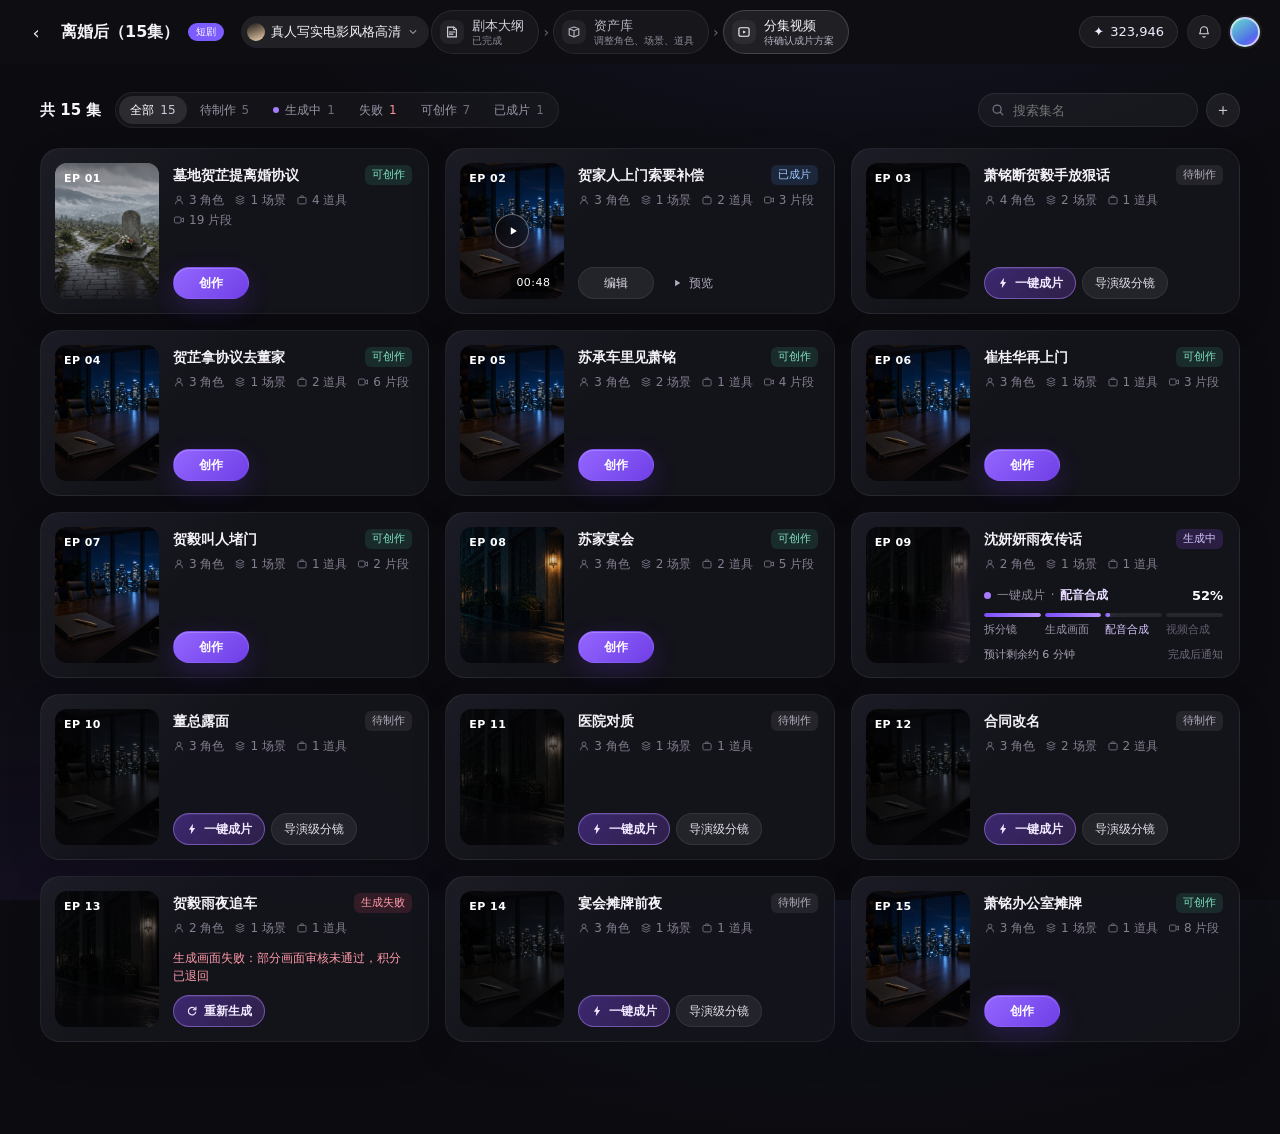
<file: episodes.html>
<!DOCTYPE html>
<html lang="zh-CN">
<head>
  <meta charset="UTF-8" />
  <meta name="viewport" content="width=device-width, initial-scale=1.0" />
  <title>分集视频 · 离婚后（15集）</title>
  <link rel="stylesheet" href="css/common.css?v=202611231219" />
  <link rel="stylesheet" href="css/episodes.css?v=202611231219" />
</head>
<body class="flow-page">
<div class="app">
  <header class="topbar">
    <div class="tb-left">
      <a class="tb-back" href="index.html" aria-label="返回">‹</a>
      <strong class="flow-title">离婚后（15集）</strong>
      <span class="flow-badge">短剧</span>
      <div class="asset-style" id="asset-style">
        <button type="button" class="asset-style-btn" id="asset-style-btn" aria-haspopup="listbox" aria-expanded="false" aria-controls="asset-style-menu" title="调整画面风格">
          <i class="asset-style-swatch sc sc-live-hd" id="asset-style-swatch" aria-hidden="true"></i>
          <span id="asset-style-label">真人写实电影风格高清</span>
          <svg viewBox="0 0 16 16" aria-hidden="true"><path d="M4.2 6.2 8 10l3.8-3.8" fill="none" stroke="currentColor" stroke-width="1.4" stroke-linecap="round" stroke-linejoin="round"/></svg>
        </button>
        <div class="asset-style-menu" id="asset-style-menu" role="listbox" aria-label="调整画面风格" hidden></div>
      </div>
    </div>
    <nav class="tb-center steps" aria-label="一键成片步骤">
      <a class="step is-done" href="outline.html">
        <span class="step-ico" aria-hidden="true"><svg viewBox="0 0 16 16"><path d="M3 2.5h7.2L13 5.2V13.5H3Z" fill="none" stroke="currentColor" stroke-width="1.3"/><path d="M10 2.6V5.2H12.6M5 8h6M5 10.5h4" stroke="currentColor" stroke-width="1.3" stroke-linecap="round"/></svg></span>
        <span class="step-text"><strong>剧本大纲</strong><small>已完成</small></span>
      </a>
      <span class="step-sep" aria-hidden="true">›</span>
      <a class="step" href="assets.html">
        <span class="step-ico" aria-hidden="true"><svg viewBox="0 0 16 16"><path d="M2.5 4.2 8 2.2l5.5 2v7.2L8 13.8 2.5 11.4Z" fill="none" stroke="currentColor" stroke-width="1.3" stroke-linejoin="round"/><path d="M2.5 4.2 8 6.4l5.5-2.2M8 6.4v7.4" stroke="currentColor" stroke-width="1.3"/></svg></span>
        <span class="step-text"><strong>资产库</strong><small>调整角色、场景、道具</small></span>
      </a>
      <span class="step-sep" aria-hidden="true">›</span>
      <a class="step on" href="episodes.html" aria-current="step">
        <span class="step-ico" aria-hidden="true"><svg viewBox="0 0 16 16"><rect x="2.2" y="3.2" width="11.6" height="9.6" rx="1.6" fill="none" stroke="currentColor" stroke-width="1.3"/><path d="M7 6.2 10.2 8 7 9.8Z" fill="currentColor"/></svg></span>
        <span class="step-text"><strong>分集视频</strong><small>待确认成片方案</small></span>
      </a>
    </nav>
    <div class="tb-right">
      <div class="credit">✦ <span id="credits"></span></div>
      <button class="bell" aria-label="通知"><svg width="14" height="14" viewBox="0 0 24 24" fill="none" stroke="currentColor" stroke-width="1.8" aria-hidden="true"><path d="M6 9a6 6 0 1 1 12 0c0 5 2 6 2 6H4s2-1 2-6Z"/><path d="M10 19a2 2 0 0 0 4 0"/></svg></button>
      <div class="avatar"></div>
    </div>
  </header>

  <div class="page">
    <div class="toolbar ep-toolbar">
      <div class="ep-toolbar-left">
        <b id="ep-count">共 0 集</b>
        <div class="ep-filters" id="ep-filters" role="tablist" aria-label="按状态筛选"></div>
      </div>
      <div class="ep-toolbar-right">
        <label class="ep-search">
          <svg viewBox="0 0 16 16" aria-hidden="true"><circle cx="7" cy="7" r="4.6" fill="none" stroke="currentColor" stroke-width="1.4"/><path d="m10.6 10.6 3 3" stroke="currentColor" stroke-width="1.4" stroke-linecap="round"/></svg>
          <input id="ep-search" type="search" placeholder="搜索集名" aria-label="搜索集名" />
        </label>
        <button class="icon-round" id="add-ep" title="新增分集" aria-label="新增分集">＋</button>
      </div>
    </div>
    <div class="ep-wrap" id="eps"></div>
    <div class="ep-empty" id="ep-empty" hidden>没有符合条件的分集</div>
  </div>
</div>

<div class="style-mask" id="oc-mask">
  <div class="oc-sheet" role="dialog" aria-modal="true" aria-labelledby="oc-title">
    <div class="oc-head">
      <div>
        <h2 id="oc-title">一键成片</h2>
        <p id="oc-desc"></p>
      </div>
      <button class="style-close" id="oc-close" type="button" aria-label="关闭">✕</button>
    </div>
    <div class="oc-body">
      <div class="oc-pair">
        <div class="oc-field">
          <div class="label">模型</div>
          <select id="oc-model">
            <option value="v25">解说剧 V 2.5</option>
            <option value="v20">解说剧 V 2.0</option>
          </select>
        </div>
        <div class="oc-field">
          <div class="label">分辨率</div>
          <select id="oc-res">
            <option value="480P">480P</option>
            <option value="720P">720P</option>
            <option value="1080P">1080P</option>
          </select>
        </div>
      </div>
      <div class="oc-v20" id="oc-v20">
        <div class="oc-field" id="oc-speed-field">
          <div class="label">语速 <span class="hint">支持 1.0–1.5，默认 1.3</span></div>
          <input id="oc-speed" type="number" min="1" max="1.5" step="0.1" />
          <div class="oc-err" id="oc-speed-err"></div>
        </div>
        <div class="oc-pair">
          <div class="oc-field">
            <div class="label">是否对口型</div>
            <div class="oc-switch-row"><span class="hint">默认关</span><button class="oc-switch" id="oc-lip" type="button" aria-label="是否对口型"></button></div>
          </div>
          <div class="oc-field">
            <div class="label">是否添加字幕</div>
            <div class="oc-switch-row"><span class="hint">默认关</span><button class="oc-switch" id="oc-sub" type="button" aria-label="是否添加字幕"></button></div>
          </div>
        </div>
        <div class="oc-field">
          <div class="label">上传音频 <span class="hint">可选 · mp3 / wav / m4a，≤100MB</span></div>
          <button class="oc-upload" id="oc-upload" type="button"><b>点击上传音频</b><br />不上传则使用系统配音</button>
          <div class="oc-file" id="oc-file">
            <span>本集旁白.mp3 · 8.4 MB · 01:12</span>
            <div class="ops">
              <button type="button" id="oc-play">试听</button>
              <button type="button" id="oc-reup">重传</button>
              <button type="button" id="oc-del">删除</button>
            </div>
          </div>
        </div>
      </div>
    </div>
    <div class="oc-foot">
      <span class="oc-tip" id="oc-tip"></span>
      <button class="btn" id="oc-cancel" type="button">取消</button>
      <button class="btn purple" id="oc-ok" type="button"></button>
    </div>
  </div>
</div>

<div class="style-mask" id="ds-mask">
  <div class="oc-sheet" role="dialog" aria-modal="true" aria-labelledby="ds-title">
    <div class="oc-head">
      <div>
        <h2 id="ds-title">确认生成导演级分镜？</h2>
        <p>请选择分辨率。系统将基于剧本生成导演级分镜内容。</p>
      </div>
      <button class="style-close" id="ds-close" type="button" aria-label="关闭">✕</button>
    </div>
    <div class="oc-body">
      <div class="oc-field">
        <div class="label">分辨率</div>
        <select id="ds-res">
          <option value="480P">480P</option>
          <option value="720P">720P</option>
          <option value="1080P">1080P</option>
        </select>
      </div>
      <div class="ds-credit" id="ds-credit"></div>
    </div>
    <div class="oc-foot">
      <button class="btn" id="ds-cancel" type="button">取消</button>
      <button class="btn purple" id="ds-ok" type="button">确认生成</button>
    </div>
  </div>
</div>

<div class="modal-mask" id="style-confirm">
  <div class="modal style-confirm" role="alertdialog" aria-modal="true" aria-labelledby="style-confirm-title" aria-describedby="style-confirm-desc">
    <div class="style-confirm-head">
      <span class="style-confirm-mark" aria-hidden="true">!</span>
      <h3 id="style-confirm-title">确认修改吗？</h3>
      <button type="button" class="style-confirm-x" data-style-confirm="cancel" aria-label="关闭">×</button>
    </div>
    <p id="style-confirm-desc">可能需手动核对片段里引用的场景 / 道具 / 素材。</p>
    <div class="style-confirm-acts">
      <button type="button" class="style-confirm-cancel" data-style-confirm="cancel">取消</button>
      <button type="button" class="style-confirm-ok" data-style-confirm="ok">确认</button>
    </div>
  </div>
</div>

<script src="js/data.js?v=202611231219"></script>
<script src="js/episodes.js?v=202611231219"></script>
</body>
</html>
</file>
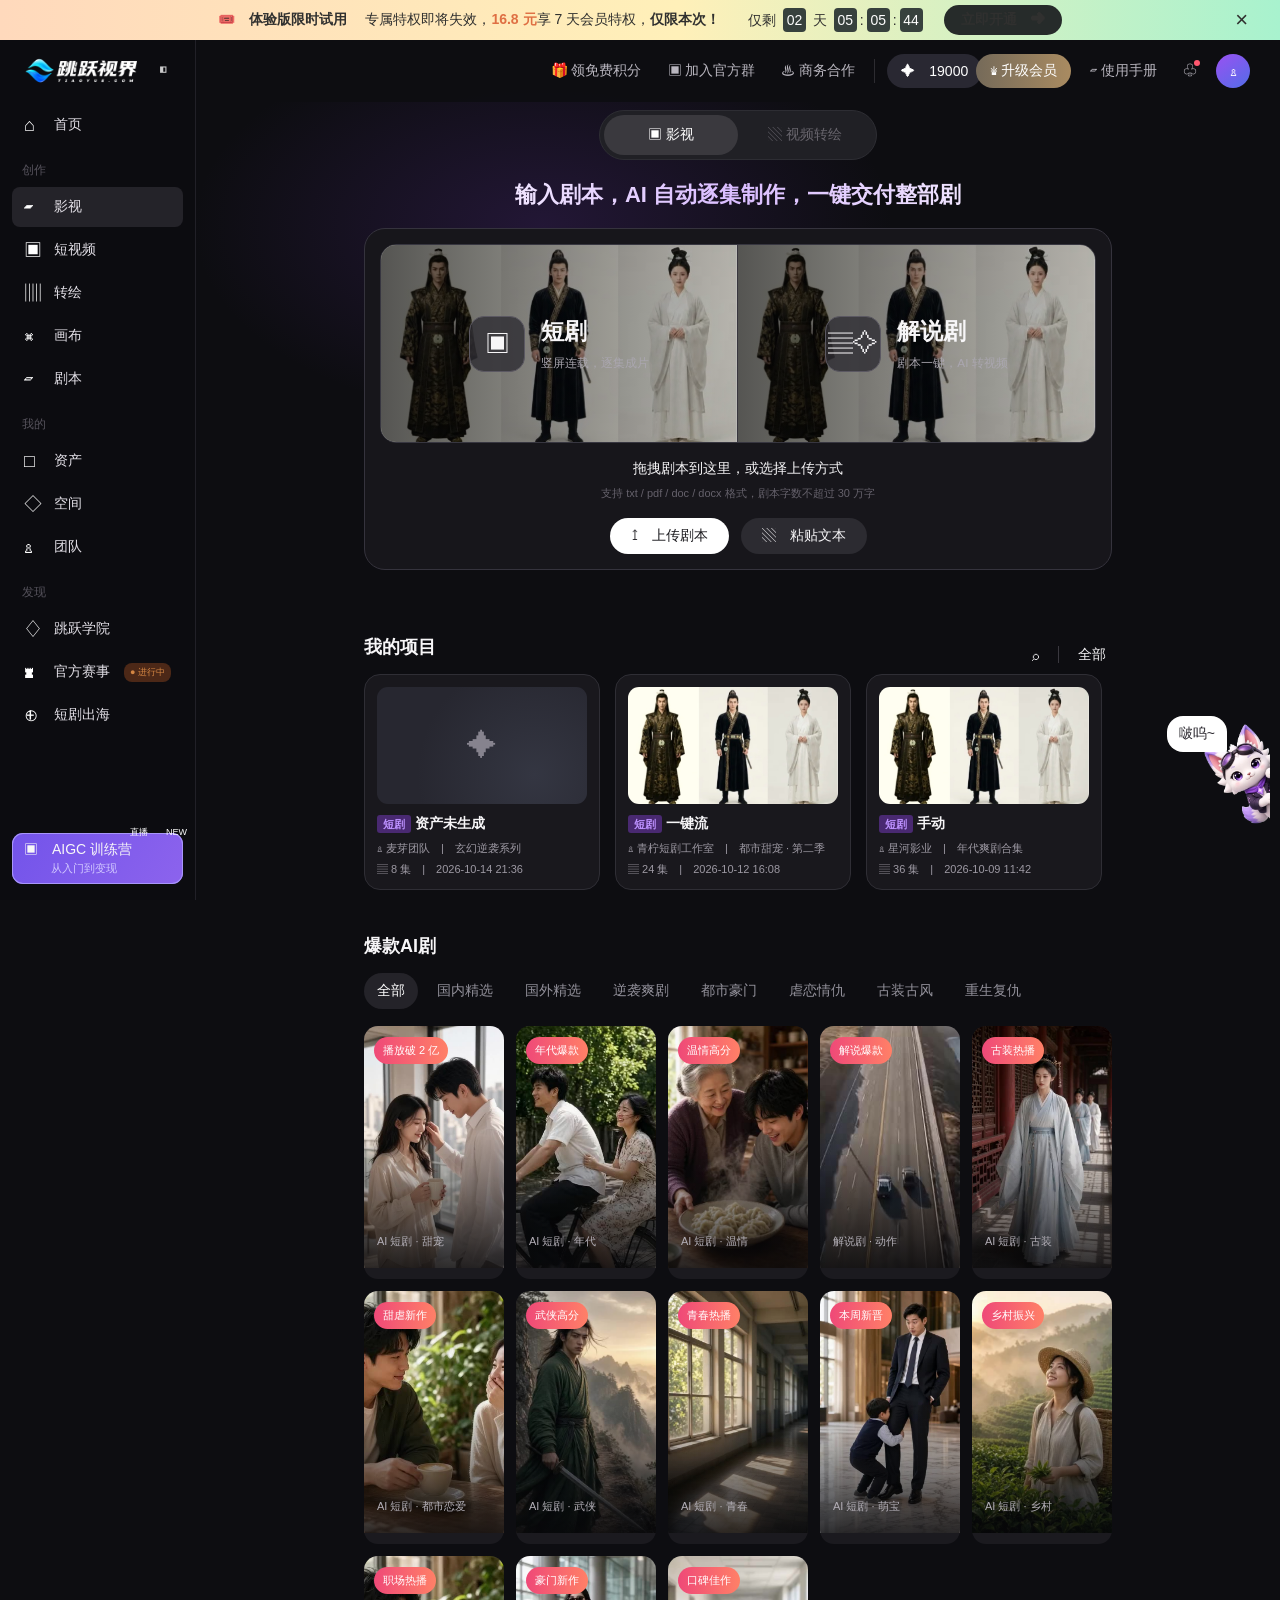
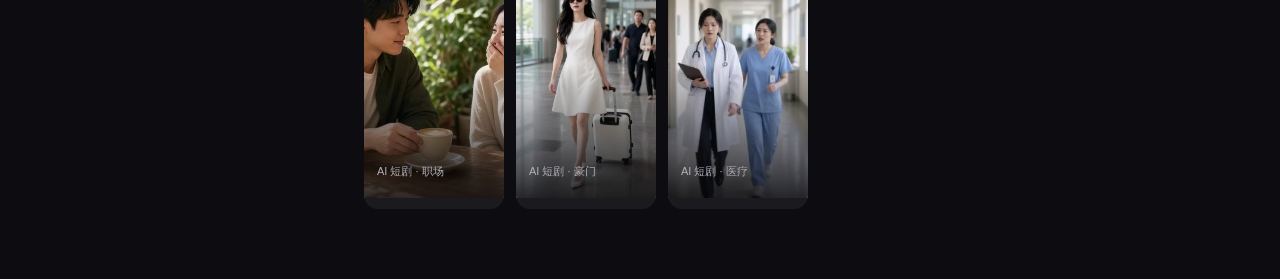
<file: film-home.html>
<!DOCTYPE html>
<html lang="zh-CN">
<head>
  <meta charset="UTF-8">
  <meta name="viewport" content="width=device-width, initial-scale=1.0">
  <title>影视 · 首页</title>
  <link rel="stylesheet" href="css/film-home.css?v=202611231219">
</head>
<body>
  <div class="trial">
    <b>🎟️　体验版限时试用</b>
    <span>专属特权即将失效，<em>16.8 元</em>享 7 天会员特权，<strong>仅限本次！</strong></span>
    <span class="count">仅剩 <i>02</i> 天 <i>05</i>:<i>05</i>:<i id="seconds">45</i></span>
    <button>立即开通　➜</button>
    <button class="trial-close" aria-label="关闭">×</button>
  </div>

  <header class="topbar">
    <div class="top-actions">
      <button>🎁 领免费积分</button>
      <button>▣ 加入官方群</button>
      <button>♨ 商务合作</button>
      <span class="divider"></span>
      <button class="points">✦　19000</button>
      <button class="vip">♛ 升级会员</button>
      <button>▱ 使用手册</button>
      <button class="notice" aria-label="通知">♧<i></i></button>
      <button class="user">♙</button>
    </div>
  </header>

  <aside class="sidebar">
    <div class="brand"><img src="media/film-home/logo.png" alt="跳跃视界"><button>◧</button></div>
    <nav>
      <a href="#" class="nav-home"><i>⌂</i>首页</a>
      <p>创作</p>
      <a class="active" href="film-home.html"><i>▰</i>影视</a>
      <a href="#"><i>▣</i>短视频</a>
      <a href="#"><i>▥</i>转绘</a>
      <a href="#"><i>⌘</i>画布</a>
      <a href="#"><i>▱</i>剧本</a>
      <p>我的</p>
      <a href="assets.html"><i>□</i>资产</a>
      <a href="#"><i>◇</i>空间</a>
      <a href="#"><i>♙</i>团队</a>
      <p>发现</p>
      <a href="#"><i>♢</i>跳跃学院</a>
      <a href="#"><i>♜</i>官方赛事 <b>● 进行中</b></a>
      <a href="#"><i>⊕</i>短剧出海</a>
    </nav>
    <button class="training"><small>直播　　NEW</small><span>▣　AIGC 训练营</span><em>从入门到变现</em></button>
  </aside>

  <main id="homePage">
    <section class="create">
      <div class="mode-tabs">
        <button class="on">▣ 影视</button>
        <button>▧ 视频转绘</button>
      </div>
      <h1>输入剧本，AI 自动逐集制作，一键交付整部剧</h1>
      <div class="upload-box" id="dropZone">
        <div class="kind-pics">
          <button class="kind short">
            <span class="kind-icon">▣</span>
            <span><b>短剧</b><small>竖屏连载，逐集成片</small></span>
          </button>
          <button class="kind explain">
            <span class="kind-icon">▤✧</span>
            <span><b>解说剧</b><small>剧本一键，AI 转视频</small></span>
          </button>
        </div>
        <p>拖拽剧本到这里，或选择上传方式</p>
        <small>支持 txt / pdf / doc / docx 格式，剧本字数不超过 30 万字</small>
        <div class="upload-actions">
          <button class="primary" id="uploadBtn">↥　上传剧本</button>
          <button id="pasteBtn">▧　粘贴文本</button>
        </div>
        <input id="fileInput" type="file" accept=".txt,.pdf,.doc,.docx" hidden>
      </div>
    </section>

    <section class="projects">
      <div class="section-head">
        <h2>我的项目</h2>
        <div><button id="searchToggle" aria-label="搜索项目">⌕</button><span></span><button>全部</button></div>
      </div>
      <input class="project-search" id="projectSearch" type="search" placeholder="搜索项目名称">
      <div class="project-list" id="projectList">
        <button class="project-card" data-name="资产未生成 玄幻逆袭系列">
          <span class="cover blank">✦</span>
          <b><em>短剧</em> 资产未生成</b>
          <small>♙ 麦芽团队　|　玄幻逆袭系列</small>
          <small>▤ 8 集　|　2026-10-14 21:36</small>
        </button>
        <button class="project-card" data-name="一键流 都市甜宠 第二季">
          <span class="cover"><img src="media/film-home/project.jpg" alt=""></span>
          <b><em>短剧</em> 一键流</b>
          <small>♙ 青柠短剧工作室　|　都市甜宠 · 第二季</small>
          <small>▤ 24 集　|　2026-10-12 16:08</small>
        </button>
        <button class="project-card" data-name="手动 年代爽剧合集">
          <span class="cover"><img src="media/film-home/project.jpg" alt=""></span>
          <b><em>短剧</em> 手动</b>
          <small>♙ 星河影业　|　年代爽剧合集</small>
          <small>▤ 36 集　|　2026-10-09 11:42</small>
        </button>
        <button class="project-card" data-name="神豪逆袭计划">
          <span class="cover"><img src="media/film-home/project.jpg" alt=""></span>
          <b><em>解说剧</em> 神豪逆袭计划</b>
          <small>♙ 麦芽团队　|　末世题材</small>
          <small>▤ 60 集　|　2026-09-28 19:15</small>
        </button>
      </div>
    </section>

    <section class="hits">
      <h2>爆款AI剧</h2>
      <div class="filters" id="filters">
        <button class="on" data-filter="all">全部</button>
        <button data-filter="cn">国内精选</button>
        <button data-filter="os">国外精选</button>
        <button data-filter="rise">逆袭爽剧</button>
        <button data-filter="city">都市豪门</button>
        <button data-filter="love">虐恋情仇</button>
        <button data-filter="ancient">古装古风</button>
        <button data-filter="rebirth">重生复仇</button>
      </div>
      <div class="hit-grid" id="hitGrid">
        <article data-cat="cn city love"><div><img src="media/film-home/wall-flash.jpg" alt=""><i>播放破 2 亿</i></div><small>AI 短剧 · 甜宠</small><b>闪婚老公是首富</b></article>
        <article data-cat="cn rise"><div><img src="media/film-home/wall-1985.jpg" alt=""><i>年代爆款</i></div><small>AI 短剧 · 年代</small><b>重回 1985</b></article>
        <article data-cat="cn love"><div><img src="media/film-home/wall-dumpling.jpg" alt=""><i>温情高分</i></div><small>AI 短剧 · 温情</small><b>外婆的饺子</b></article>
        <article data-cat="os rise"><div><img src="media/film-home/wall-coast.jpg" alt=""><i>解说爆款</i></div><small>解说剧 · 动作</small><b>海岸公路追逐</b></article>
        <article data-cat="cn ancient rebirth"><div><img src="media/film-home/wall-palace.jpg" alt=""><i>古装热播</i></div><small>AI 短剧 · 古装</small><b>锦绣长安</b></article>
        <article data-cat="cn city love"><div><img src="media/film-home/wall-cafe.jpg" alt=""><i>甜虐新作</i></div><small>AI 短剧 · 都市恋爱</small><b>初恋咖啡馆</b></article>
        <article data-cat="cn ancient rise"><div><img src="media/film-home/wall-sword.jpg" alt=""><i>武侠高分</i></div><small>AI 短剧 · 武侠</small><b>少年游</b></article>
        <article data-cat="cn"><div><img src="media/film-home/wall-school.jpg" alt=""><i>青春热播</i></div><small>AI 短剧 · 青春</small><b>那年盛夏</b></article>
        <article data-cat="cn city"><div><img src="media/film-home/wall-baby.jpg" alt=""><i>本周新晋</i></div><small>AI 短剧 · 萌宝</small><b>萌宝找爹地</b></article>
        <article data-cat="cn rise"><div><img src="media/film-home/wall-tea.jpg" alt=""><i>乡村振兴</i></div><small>AI 短剧 · 乡村</small><b>回村当茶农</b></article>
        <article data-cat="cn city rise"><div><img src="media/film-home/wall-cafe.jpg" alt=""><i>职场热播</i></div><small>AI 短剧 · 职场</small><b>她的逆袭之路</b></article>
        <article data-cat="cn city rebirth"><div><img src="media/film-home/wall-heiress.jpg" alt=""><i>豪门新作</i></div><small>AI 短剧 · 豪门</small><b>真千金回来了</b></article>
        <article data-cat="cn"><div><img src="media/film-home/wall-doctor.jpg" alt=""><i>口碑佳作</i></div><small>AI 短剧 · 医疗</small><b>医者仁心</b></article>
      </div>
    </section>
  </main>

  <main class="setup-main" id="setupPage" hidden>
    <section class="setup-wrap">
      <div class="setup-heading">
        <button id="setupBack">← 返回</button>
        <h1>影视剧<span>创作</span></h1>
        <p>影视剧人专用模式，一键集成式创剧</p>
      </div>
      <div class="upload-success">
        <span class="file-symbol">▤</span>
        <span><b>上传成功</b><small id="setupFileName">剧本文件已完成解析</small></span>
        <button title="重新上传">↥</button>
        <button title="删除">♙</button>
      </div>
      <section class="setup-panel">
        <div class="type-switch">
          <button class="on" data-setup-kind="short">短剧</button>
          <button data-setup-kind="explain">解说剧</button>
        </div>
        <div class="setup-columns">
          <div class="setup-basic">
            <label>文件名称<input id="setupName" value="未命名影视项目"></label>
            <label>选择项目<select id="setupProject"><option value="">请选择项目</option><option>麦芽团队</option><option>青柠短剧工作室</option><option>星河影业</option></select></label>
            <div class="setup-row">
              <label>分类<select><option>国内</option><option>海外</option></select></label>
              <label>风格库
                <select id="setupStyle"></select>
                <button class="style-trigger" id="styleTrigger" type="button"><span id="styleTriggerName">请选择风格</span><i>⌄</i></button>
              </label>
            </div>
            <div class="setup-row">
              <label>视频比例<select id="setupRatio"></select></label>
              <label>场景比例<select><option>16:9</option><option>9:16</option><option>1:1</option></select></label>
            </div>
            <div class="setup-row">
              <label>生成质量<select><option>2K</option><option>1080P</option><option>4K</option></select></label>
              <label>视频分辨率<select><option>480P</option><option>720P</option><option>1080P</option></select></label>
            </div>
          </div>
          <div class="setup-auto">
            <div class="one-click">
              <div class="one-title">
                <span class="magic-icon">▧✦</span>
                <span><b>一键成片</b><small>从剧本到视频，自动完成剪辑生成、配音、字幕与音轨。</small></span>
                <button class="switch on" id="oneClickSwitch" role="switch" aria-checked="true"><i></i></button>
              </div>
              <div class="flow-steps"><span>1 上传剧本</span><b>›</b><span>2 确认资产</span><b>›</b><span>3 一键成片</span></div>
            </div>
            <div class="resolution-head"><b>选择成片档位</b><span>当前：标准档</span></div>
            <div class="resolution-grid" id="resolutionGrid">
              <button data-tier="economy"><b>经济档</b><small>优先出片，适合批量制作。</small><em>3 积分/秒</em></button>
              <button class="on" data-tier="standard"><i>推荐</i><b>标准档</b><small>模型品质与成本，适合日常制作。</small><em>4.5 积分/秒</em></button>
              <button data-tier="premium"><b>精品档</b><small>质量与节奏，适合精品制作。</small><em>6 积分/秒</em></button>
              <button data-tier="luxury"><b>豪华档</b><small>极致画质与细节，适合高规格成片。</small><em>13 积分/秒</em></button>
            </div>
            <div class="advanced"><b>后期设置</b><label><input type="radio" name="post" checked> 标准后期</label><label><input type="radio" name="post"> 不作后期</label><span>自动添加 BGM 和字幕</span></div>
          </div>
        </div>
        <div class="comment-style-library" id="commentStyleLibrary" hidden>
          <div class="library-title"><b>风格库</b><button id="styleLibraryClose" aria-label="关闭">×</button></div>
          <div class="style-type-tabs" id="styleTypeTabs">
            <button class="on" data-style-type="short">短剧</button>
            <button data-style-type="comic">漫剧</button>
            <button data-style-type="mine">我的自定义风格</button>
          </div>
          <div class="comment-style-grid" id="commentStyleGrid"></div>
        </div>
        <div class="setup-foot">
          <span>40分钟成片约消耗 <b id="costText">4800</b> 积分</span>
          <button class="start-create" id="setupConfirm">立即创作　✦ 20</button>
        </div>
      </section>
    </section>
  </main>

  <button class="vimo" id="vimo"><span>啵呜~</span><img src="media/film-home/fox.webp" alt="和 Vimo 聊聊"></button>
  <div class="toast" id="toast"></div>
  <dialog id="pasteDialog">
    <button class="dialog-close" aria-label="关闭">×</button>
    <h3>粘贴剧本文本</h3>
    <textarea placeholder="在这里粘贴剧本内容…"></textarea>
    <button class="primary dialog-confirm">确认使用</button>
  </dialog>
  <dialog id="customStyleDialog" class="custom-style-dialog">
    <button class="custom-dialog-close dialog-close" aria-label="关闭">×</button>
    <h3>自定义风格</h3>
    <label>风格名称
      <span class="counted-field">
        <input id="customStyleName" maxlength="20" placeholder="给你的画风起个名字，如：大唐盛世、唯美仙侠...">
        <i><b id="customNameCount">0</b>/20</i>
      </span>
    </label>
    <label>提示词描述
      <span class="counted-field prompt-field">
        <textarea id="customStylePrompt" maxlength="500" placeholder="你想看到怎样的画面？可以描述服装材质、光影或色调，如：虚幻5渲染、丝绸质感、电影级逆光..."></textarea>
        <i><b id="customPromptCount">0</b>/500</i>
      </span>
    </label>
    <div class="custom-dialog-actions">
      <button id="customStyleCancel">取消</button>
      <button class="primary" id="customStyleSave">保存</button>
    </div>
  </dialog>
  <script src="js/film-home.js?v=202611231219"></script>
</body>
</html>
</file>
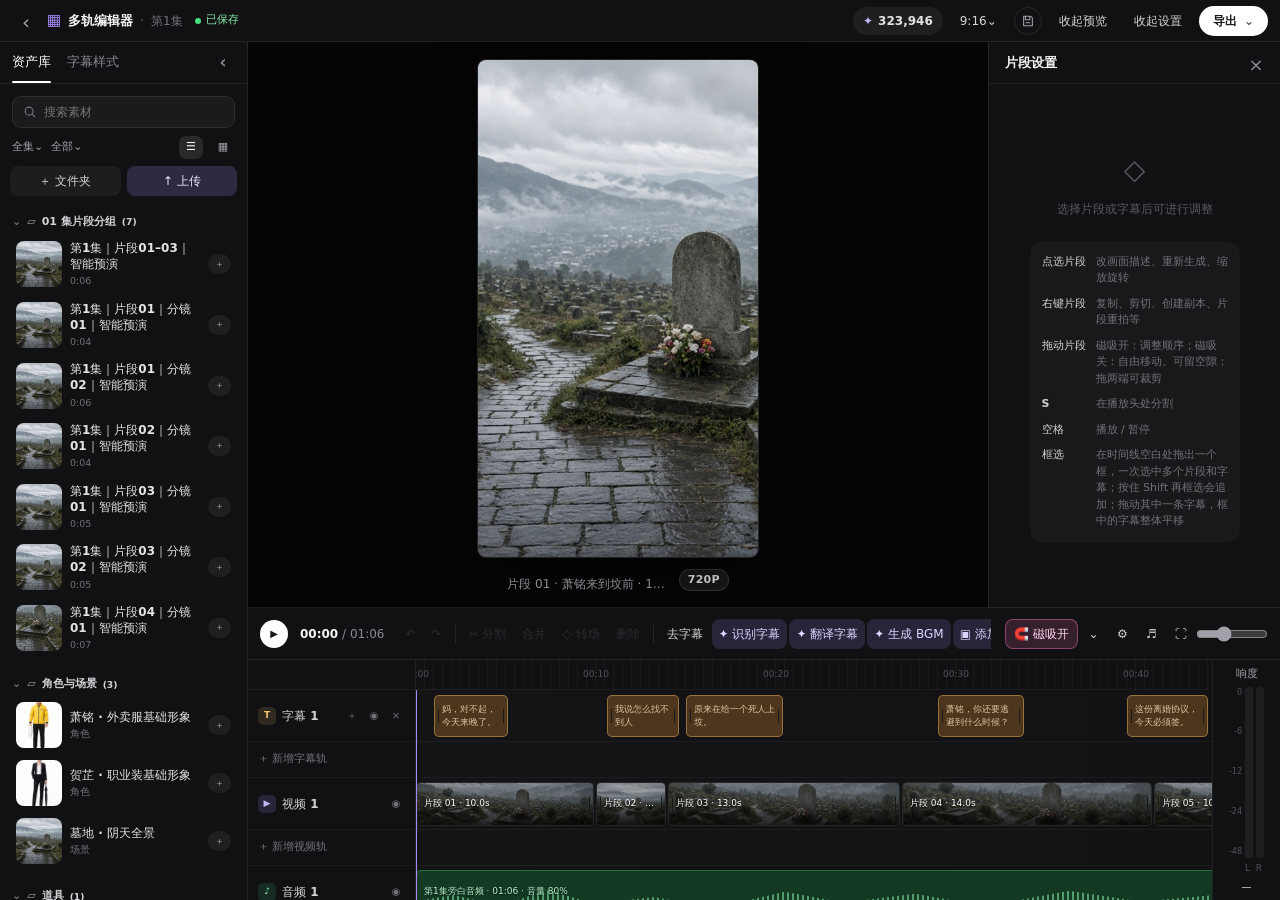
<file: multitrack-editor.html>
<!DOCTYPE html>
<html lang="zh-CN">
<head>
  <meta charset="UTF-8" />
  <meta name="viewport" content="width=device-width, initial-scale=1.0" />
  <title>多轨编辑器 · 第1集：墓地贺芷提离婚协议</title>
  <link rel="stylesheet" href="css/common.css?v=202611231219" />
  <link rel="stylesheet" href="css/multitrack-editor.css?v=202611231219" />
  <link rel="stylesheet" href="css/multitrack-timeline.css?v=202611231219" />
</head>
<body class="mt-page">
<div class="mt-app">
  <header class="mt-topbar">
    <div class="mt-top-left">
      <a class="mt-back" href="workspace.html" aria-label="返回工作台">‹</a>
      <span class="mt-logo" aria-hidden="true">▦</span>
      <strong>多轨编辑器</strong>
      <span class="mt-sep">·</span>
      <span class="mt-subtitle">第1集</span>
      <span class="mt-saved" id="save-status" role="status" aria-live="polite"><i></i><span>已保存</span></span>
    </div>
    <div class="mt-top-right">
      <span class="mt-credits" title="积分余额"><i>✦</i><b id="credits">0</b></span>
      <button type="button" class="mt-ratio" data-act="ratio">9:16⌄</button>
      <button type="button" class="mt-round" data-act="save" title="保存" aria-label="保存">
        <svg viewBox="0 0 16 16" aria-hidden="true"><path d="M3 2.5h8l2 2v9H3zM5 2.5v4h5v-4M5.5 10h5" fill="none" stroke="currentColor" stroke-width="1.2"/></svg>
      </button>
      <button type="button" class="mt-collapse" data-act="collapse-preview">收起预览</button>
      <button type="button" class="mt-collapse" data-act="collapse-inspector">收起设置</button>
      <div class="mt-export-wrap">
        <button type="button" class="mt-export" data-act="export" aria-haspopup="menu" aria-expanded="false">导出 <span>⌄</span></button>
        <div class="mt-export-menu" id="export-menu" role="menu" hidden>
          <button type="button" role="menuitem" data-act="export-video">导出成片</button>
          <button type="button" role="menuitem" data-act="export-xml">导出 XML</button>
        </div>
      </div>
    </div>
  </header>

  <main class="mt-main">
    <aside class="mt-library" aria-label="素材库">
      <div class="mt-library-tabs" role="tablist" aria-label="素材类型">
        <button type="button" class="on" role="tab" aria-selected="true" data-library-tab="assets">资产库</button>
        <button type="button" role="tab" aria-selected="false" data-library-tab="subtitles">字幕样式</button>
        <span></span>
        <button type="button" class="mt-pane-collapse" data-act="collapse-library" title="收起资产库" aria-label="收起资产库">‹</button>
      </div>

      <div class="mt-library-pane on" data-library-pane="assets">
        <label class="mt-search">
          <svg viewBox="0 0 16 16" aria-hidden="true"><circle cx="7" cy="7" r="4.5" fill="none" stroke="currentColor" stroke-width="1.3"/><path d="m10.5 10.5 3 3" stroke="currentColor" stroke-width="1.3" stroke-linecap="round"/></svg>
          <input id="asset-search" type="search" placeholder="搜索素材" aria-label="搜索素材" />
        </label>
        <div class="mt-filter-row">
          <button type="button" data-act="episode-filter">全集⌄</button>
          <button type="button" data-act="type-filter">全部⌄</button>
          <span></span>
          <button type="button" class="mt-view on" data-view="list" aria-label="列表" title="列表">☰</button>
          <button type="button" class="mt-view" data-view="grid" aria-label="图片平铺" title="图片平铺">▦</button>
        </div>
        <div class="mt-folder-bar">
          <button type="button" data-act="new-folder" title="新建文件夹">＋ 文件夹</button>
          <button type="button" class="is-primary" data-act="upload-asset" title="上传图片 / 音频 / 视频">↑ 上传</button>
        </div>
        <div class="mt-assets" id="asset-list"></div>
      </div>

      <div class="mt-library-pane" data-library-pane="subtitles">
        <div class="mt-sub-preset-head">
          <b>字幕样式</b>
          <small>应用到全部显示中的字幕轨</small>
        </div>
        <button type="button" class="mt-sub-preset on" data-sub-style="plain">
          <span class="mt-sub-demo">示例字幕</span>
          <span><b>经典白字</b><small>白色描边</small></span>
        </button>
        <button type="button" class="mt-sub-preset" data-sub-style="yellow">
          <span class="mt-sub-demo yellow">示例字幕</span>
          <span><b>重点黄字</b><small>黑色描边</small></span>
        </button>
        <button type="button" class="mt-sub-preset" data-sub-style="card">
          <span class="mt-sub-demo card">示例字幕</span>
          <span><b>黑底白字</b><small>信息卡片</small></span>
        </button>
      </div>
    </aside>

    <section class="mt-preview-area" aria-label="时间线预览">
      <div class="mt-preview" id="preview">
        <img id="preview-image" alt="当前画面预览" />
        <img id="preview-next" class="mt-preview-next" alt="" hidden />
        <div class="mt-transition-layer" id="transition-layer"></div>
        <button type="button" class="mt-preview-play" data-act="play" aria-label="播放">▶</button>
        <div class="mt-caption-preview" id="caption-preview"></div>
        <div class="mt-transform" id="transform-box" hidden>
          <i></i><i></i><i></i><i></i><i></i><i></i><i></i><i></i>
          <button type="button" data-act="nudge-rotate" aria-label="旋转">↻</button>
        </div>
        <div class="mt-generating" id="generating" hidden>重新生成中</div>
      </div>
      <div class="mt-preview-foot">
        <div class="mt-preview-meta" id="preview-meta">片段 01</div>
        <span class="mt-resolution" id="project-resolution" title="当前项目输出分辨率（只读）">720P</span>
      </div>
    </section>

    <aside class="mt-inspector" id="inspector" aria-label="片段设置">
      <div class="mt-inspector-head">
        <h2 id="inspector-title">片段设置</h2>
        <button type="button" data-act="close-inspector" aria-label="关闭调整面板">×</button>
      </div>
      <div class="mt-inspector-body" id="inspector-body">
        <div class="mt-inspector-empty">
          <span>◇</span>
          <p>点选下方片段，可以改画面、缩放和旋转。</p>
        </div>
      </div>
    </aside>

    <section class="mt-timeline" aria-label="时间线">
      <div class="mt-toolbar">
        <div class="mt-play-group">
          <button type="button" class="mt-play" data-act="play" aria-label="播放">▶</button>
          <span><b id="current-time">00:00</b> / <span id="total-time">01:06</span></span>
        </div>
        <div class="mt-tool-group">
          <button type="button" data-act="undo" title="撤销 ⌘Z" aria-label="撤销">↶</button>
          <button type="button" data-act="redo" title="重做 ⌘⇧Z" aria-label="重做">↷</button>
          <i></i>
          <button type="button" data-act="split" title="在播放头位置分割（S）">✂ 分割</button>
          <button type="button" data-act="merge" title="选中片段与后一段合并">合并</button>
          <button type="button" data-act="add-transition" title="在选中片段后添加转场">◇ 转场</button>
          <button type="button" data-act="delete-selection" title="删除选中项（⌫）">删除</button>
          <i></i>
          <button type="button" data-act="remove-subtitles" title="清空字幕轨上的全部字幕（不擦除画面文字）">去字幕</button>
          <button type="button" class="is-purple" data-act="recognize-subtitles" title="识别视频原声，生成原语言台词字幕">✦ 识别字幕</button>
          <button type="button" class="is-purple" data-act="translate-subtitles" title="将已有单语字幕翻译为双语字幕">✦ 翻译字幕</button>
          <button type="button" class="is-purple" data-act="generate-bgm" title="根据整集画面自动生成连续 BGM">✦ 生成 BGM</button>
          <button type="button" class="is-purple" data-act="add-subtitle">▣ 添加字幕</button>
        </div>
        <div class="mt-view-tools">
          <button type="button" class="mt-magnet on" data-act="toggle-magnet" aria-pressed="true" title="磁吸：拖动字幕、裁剪片段、拖播放头时，靠近片段边缘或播放头会自动对齐。按住 ⌥ 临时切换">🧲 磁吸开</button>
          <button type="button" data-act="collapse-timeline" aria-label="收起时间线">⌄</button>
          <button type="button" data-act="settings" aria-label="时间轴设置">⚙</button>
          <button type="button" data-act="mute-all" aria-label="静音">♬</button>
          <button type="button" data-act="fullscreen" aria-label="全屏">⛶</button>
          <input id="zoom" type="range" min="10" max="32" value="18" aria-label="缩放时间线" />
        </div>
      </div>

      <div class="mt-editor">
        <div class="mt-track-labels" id="track-labels">
          <div class="mt-ruler-spacer"></div>
        </div>

        <div class="mt-scroll" id="timeline-scroll">
          <div class="mt-canvas" id="timeline-canvas">
            <div class="mt-ruler" id="ruler"></div>
            <div class="mt-tracks" id="track-lanes"></div>
            <div class="mt-marquee" id="marquee" hidden></div>
            <div class="mt-snap-marks" id="snap-marks" hidden></div>
            <div class="mt-snap-guide" id="snap-guide" hidden></div>
            <button type="button" class="mt-playhead" id="playhead" aria-label="时间线">
              <i></i><span></span>
            </button>
          </div>
        </div>

        <div class="mt-meter" aria-label="响度显示器">
          <b>响度</b>
          <div class="mt-meter-bars">
            <div class="mt-meter-scale"><span>0</span><span>-6</span><span>-12</span><span>-24</span><span>-48</span></div>
            <div class="mt-meter-bar"><i id="meter-left"></i></div>
            <div class="mt-meter-bar"><i id="meter-right"></i></div>
          </div>
          <small>L&nbsp;&nbsp;R</small>
          <em id="meter-value">—</em>
        </div>
      </div>
    </section>

    <button type="button" class="mt-resizer mt-resizer-left" data-resize="library" aria-label="调整资产库宽度"></button>
    <button type="button" class="mt-resizer mt-resizer-right" data-resize="inspector" aria-label="调整设置栏宽度"></button>
    <button type="button" class="mt-resizer mt-resizer-horizontal" data-resize="timeline" aria-label="调整预览与时间线高度"></button>
  </main>
</div>

<div class="mt-menu" id="context-menu" role="menu" aria-label="片段编辑菜单" hidden></div>
<div class="toast-wrap"></div>

<div class="mt-modal" id="upload-modal" hidden>
  <div class="mt-modal-card" role="dialog" aria-modal="true" aria-labelledby="upload-title">
    <header>
      <h3 id="upload-title">上传素材</h3>
      <button type="button" data-act="close-upload" aria-label="关闭">×</button>
    </header>
    <p class="mt-modal-hint">图片、音频、视频共用此弹窗。多文件可同时上传，单个失败不影响其他文件。</p>
    <label class="mt-dropzone" id="upload-dropzone">
      <input id="upload-input" type="file" multiple accept="video/mp4,video/quicktime,image/*,audio/mpeg,audio/wav,.mp4,.mov,.jpg,.jpeg,.png,.webp,.mp3,.wav" hidden />
      <b>点击或拖入文件</b>
      <small>视频 MP4/MOV ≤30s ≤1080P ≤200MB · 图片 &lt;30MB · 音频 MP3/WAV ≤30s ≤15MB</small>
    </label>
    <ul class="mt-upload-list" id="upload-list"></ul>
    <footer>
      <button type="button" data-act="close-upload">取消</button>
      <button type="button" class="is-primary" data-act="confirm-upload" disabled>开始上传</button>
    </footer>
  </div>
</div>

<div class="mt-modal" id="draft-modal" hidden>
  <div class="mt-modal-card" role="dialog" aria-modal="true" aria-labelledby="draft-title">
    <header><h3 id="draft-title">检测到未保存的编辑</h3></header>
    <p class="mt-modal-hint">本地草稿比服务端更新。是否恢复崩溃前的编辑内容？</p>
    <footer>
      <button type="button" data-act="discard-draft">放弃</button>
      <button type="button" class="is-primary" data-act="restore-draft">恢复</button>
    </footer>
  </div>
</div>

<div class="mt-modal mt-translate-modal" id="translate-modal" hidden>
  <div class="mt-translate-panel" role="dialog" aria-modal="true" aria-label="字幕翻译">
    <header class="mt-translate-head">
      <div><b>翻译字幕</b><small>由 Qwen-MT-Lite 提供翻译</small></div>
      <button type="button" data-act="close-translate" aria-label="关闭">×</button>
    </header>
    <label class="mt-translate-field">
      <span>源字幕轨</span>
      <button type="button" class="mt-translate-select" id="translate-source-btn" data-act="toggle-translate-source" aria-haspopup="listbox" aria-expanded="false">
        <em id="translate-source-label">请选择字幕轨</em>
        <i aria-hidden="true"></i>
      </button>
      <div class="mt-translate-menu" id="translate-source-menu" role="listbox" hidden></div>
    </label>
    <label class="mt-translate-field">
      <span>翻译语种</span>
      <button type="button" class="mt-translate-select" id="translate-lang-btn" data-act="toggle-translate-lang" aria-haspopup="listbox" aria-expanded="false">
        <em id="translate-lang-label">英语</em>
        <i aria-hidden="true"></i>
      </button>
      <div class="mt-translate-menu" id="translate-lang-menu" role="listbox" hidden>
        <button type="button" role="option" data-translate-lang="en" aria-selected="true">英语 <span>✓</span></button>
        <button type="button" role="option" data-translate-lang="zh-CN" aria-selected="false">简体中文 <span>✓</span></button>
      </div>
    </label>
    <div class="mt-ai-estimate" id="translate-estimate">
      <span><b id="translate-count">0</b> 条字幕</span>
      <span><b id="translate-quantity">0</b> 字符</span>
      <strong>预计 <i>✦</i> 0</strong>
    </div>
    <p class="mt-translate-note" id="translate-output">翻译后新建双语字幕轨，原字幕轨保持不变</p>
    <button type="button" class="mt-translate-submit" data-act="confirm-translate">生成双语字幕 · 0 积分</button>
  </div>
</div>

<div class="mt-readonly-banner" id="readonly-banner" hidden>
  该项目正在其他页面编辑，当前为只读；内容以服务端最新保存为准。
</div>

<script src="js/data.js?v=202611231219"></script>
<script src="js/multitrack-state.js?v=202611231219"></script>
<script src="js/multitrack-render.js?v=202611231219"></script>
<script src="js/multitrack-actions.js?v=202611231219"></script>
<script src="js/multitrack-menu.js?v=202611231219"></script>
<script src="js/multitrack-save.js?v=202611231219"></script>
<script src="js/multitrack-export.js?v=202611231219"></script>
<script src="js/multitrack-phase2.js?v=202611231219"></script>
<script src="js/multitrack-phase3.js?v=202611231219"></script>
<script src="js/multitrack-editor.js?v=202611231219"></script>
</body>
</html>
</file>
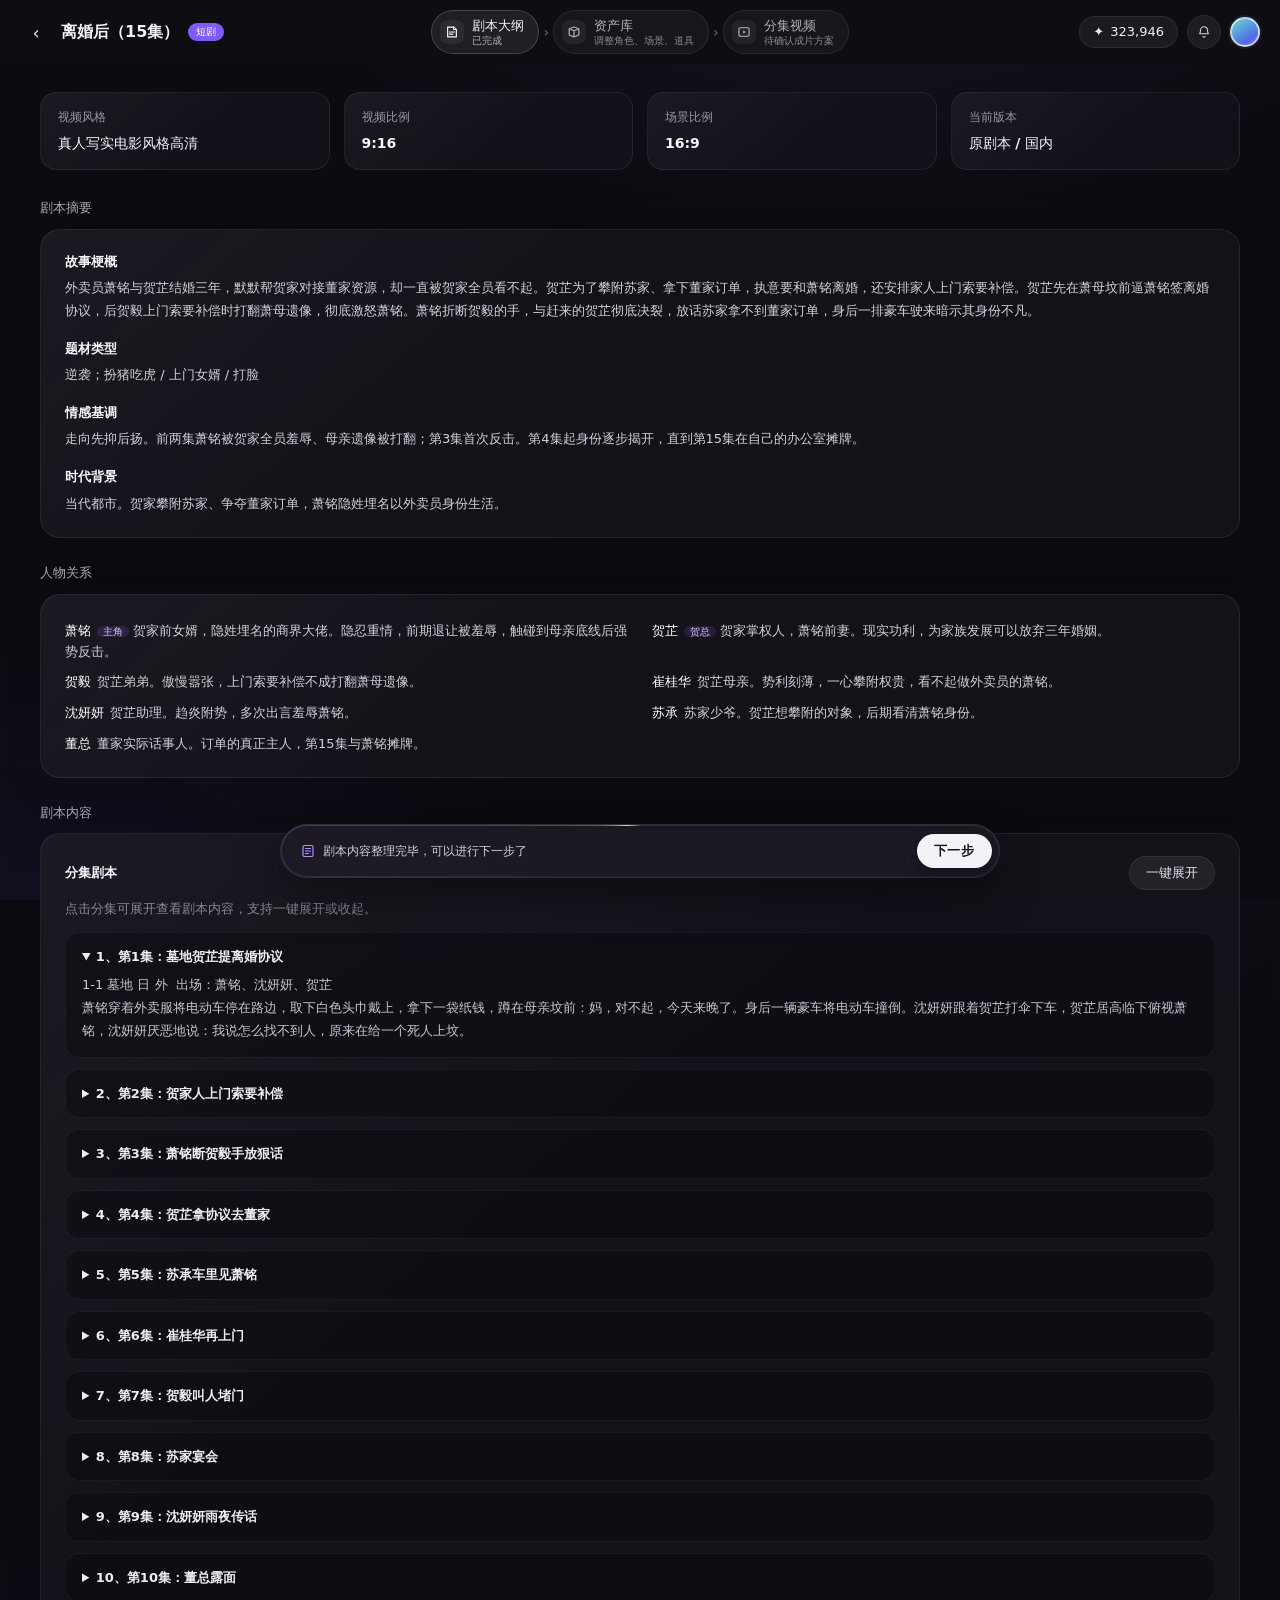
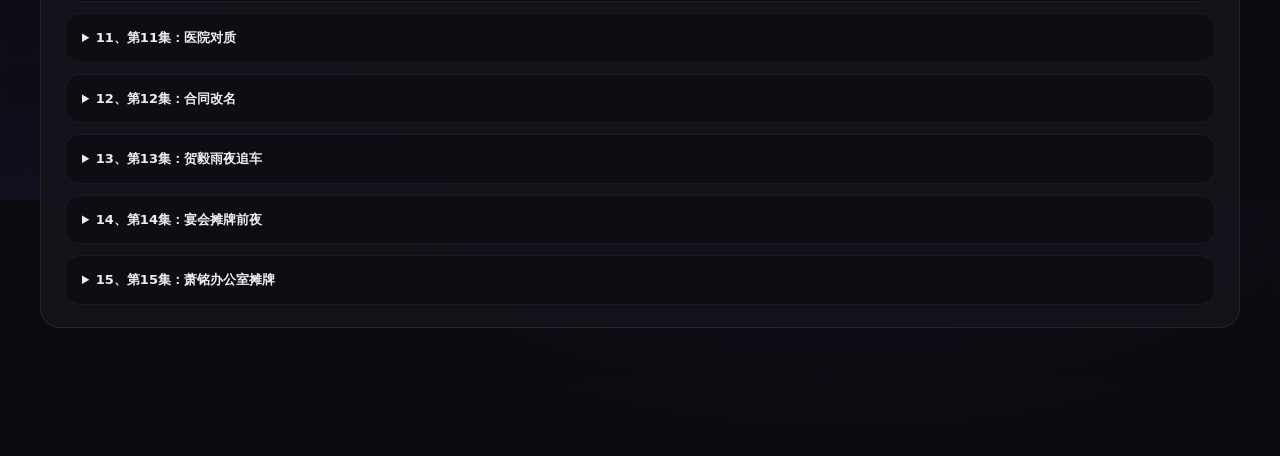
<file: outline.html>
<!DOCTYPE html>
<html lang="zh-CN">
<head>
  <meta charset="UTF-8" />
  <meta name="viewport" content="width=device-width, initial-scale=1.0" />
  <title>剧本大纲 · 离婚后（15集）</title>
  <link rel="stylesheet" href="css/common.css?v=202611231219" />
</head>
<body class="flow-page">
<div class="app">
  <header class="topbar">
    <div class="tb-left">
      <a class="tb-back" href="index.html" aria-label="返回">‹</a>
      <strong class="flow-title">离婚后（15集）</strong>
      <span class="flow-badge">短剧</span>
    </div>
    <nav class="tb-center steps" aria-label="一键成片步骤">
      <a class="step on" href="outline.html" aria-current="step">
        <span class="step-ico" aria-hidden="true"><svg viewBox="0 0 16 16"><path d="M3 2.5h7.2L13 5.2V13.5H3Z" fill="none" stroke="currentColor" stroke-width="1.3"/><path d="M10 2.6V5.2H12.6M5 8h6M5 10.5h4" stroke="currentColor" stroke-width="1.3" stroke-linecap="round"/></svg></span>
        <span class="step-text"><strong>剧本大纲</strong><small>已完成</small></span>
      </a>
      <span class="step-sep" aria-hidden="true">›</span>
      <a class="step" href="assets.html">
        <span class="step-ico" aria-hidden="true"><svg viewBox="0 0 16 16"><path d="M2.5 4.2 8 2.2l5.5 2v7.2L8 13.8 2.5 11.4Z" fill="none" stroke="currentColor" stroke-width="1.3" stroke-linejoin="round"/><path d="M2.5 4.2 8 6.4l5.5-2.2M8 6.4v7.4" stroke="currentColor" stroke-width="1.3"/></svg></span>
        <span class="step-text"><strong>资产库</strong><small>调整角色、场景、道具</small></span>
      </a>
      <span class="step-sep" aria-hidden="true">›</span>
      <a class="step" href="episodes.html">
        <span class="step-ico" aria-hidden="true"><svg viewBox="0 0 16 16"><rect x="2.2" y="3.2" width="11.6" height="9.6" rx="1.6" fill="none" stroke="currentColor" stroke-width="1.3"/><path d="M7 6.2 10.2 8 7 9.8Z" fill="currentColor"/></svg></span>
        <span class="step-text"><strong>分集视频</strong><small>待确认成片方案</small></span>
      </a>
    </nav>
    <div class="tb-right">
      <div class="credit">✦ <span id="credits"></span></div>
      <button class="bell" aria-label="通知"><svg width="14" height="14" viewBox="0 0 24 24" fill="none" stroke="currentColor" stroke-width="1.8" aria-hidden="true"><path d="M6 9a6 6 0 1 1 12 0c0 5 2 6 2 6H4s2-1 2-6Z"/><path d="M10 19a2 2 0 0 0 4 0"/></svg></button>
      <div class="avatar"></div>
    </div>
  </header>

  <div class="page">
    <div class="meta-row">
      <div>视频风格<b>真人写实电影风格高清</b></div>
      <div>视频比例<b>9:16</b></div>
      <div>场景比例<b>16:9</b></div>
      <div>当前版本<b>原剧本 / 国内</b></div>
    </div>

    <div class="block-title">剧本摘要</div>
    <section class="card">
      <h3>故事梗概</h3>
      <p id="summary"></p>
      <h3>题材类型</h3>
      <p id="genre"></p>
      <h3>情感基调</h3>
      <p id="tone"></p>
      <h3>时代背景</h3>
      <p id="era"></p>
    </section>

    <div class="block-title">人物关系</div>
    <section class="card">
      <ul class="people" id="people"></ul>
    </section>

    <div class="block-title">剧本内容</div>
    <section class="card">
      <div class="script-head">
        <div style="font-weight:650">分集剧本</div>
        <button class="btn" id="toggle-scripts" type="button">一键展开</button>
      </div>
      <p style="color:#8a8694;margin-bottom:10px">点击分集可展开查看剧本内容，支持一键展开或收起。</p>
      <div id="scripts"></div>
    </section>
  </div>

  <footer class="footer-bar guide-footer">
    <div class="asset-capsule">
      <span class="hint"><svg width="14" height="14" viewBox="0 0 14 14" aria-hidden="true"><rect x="2" y="1.5" width="10" height="11" rx="1.6" fill="none" stroke="currentColor" stroke-width="1.2"/><path d="M4.5 4.5h5M4.5 7h5M4.5 9.5h3" stroke="currentColor" stroke-width="1.2" stroke-linecap="round"/></svg>剧本内容整理完毕，可以进行下一步了</span>
      <div class="asset-capsule-actions">
        <a class="btn primary" href="assets.html">下一步</a>
      </div>
    </div>
  </footer>
</div>
<script src="js/data.js?v=202611231219"></script>
<script>
  var D = ReplicaData;
  document.getElementById("credits").textContent = ReplicaUI.credits();
  document.getElementById("summary").textContent = D.outline.summary;
  document.getElementById("genre").textContent = D.outline.genre;
  document.getElementById("tone").textContent = D.outline.tone;
  document.getElementById("era").textContent = D.outline.era;
  document.getElementById("people").innerHTML = D.outline.people.map(function (p) {
    return "<li><b>" + p.name + "</b>" + (p.tag ? '<span class="tag">' + p.tag + "</span> " : "") + p.desc + "</li>";
  }).join("");
  document.getElementById("scripts").innerHTML = D.outline.scripts.map(function (s, i) {
    return '<details class="script"' + (i === 0 ? " open" : "") + "><summary>" + (i + 1) + "、" + s.title + "</summary><p>" + s.body + "</p></details>";
  }).join("");
  document.getElementById("toggle-scripts").onclick = function () {
    var items = document.querySelectorAll("#scripts details");
    var open = this.textContent === "一键展开";
    items.forEach(function (el) { el.open = open; });
    this.textContent = open ? "一键收起" : "一键展开";
  };
</script>
</body>
</html>
</file>
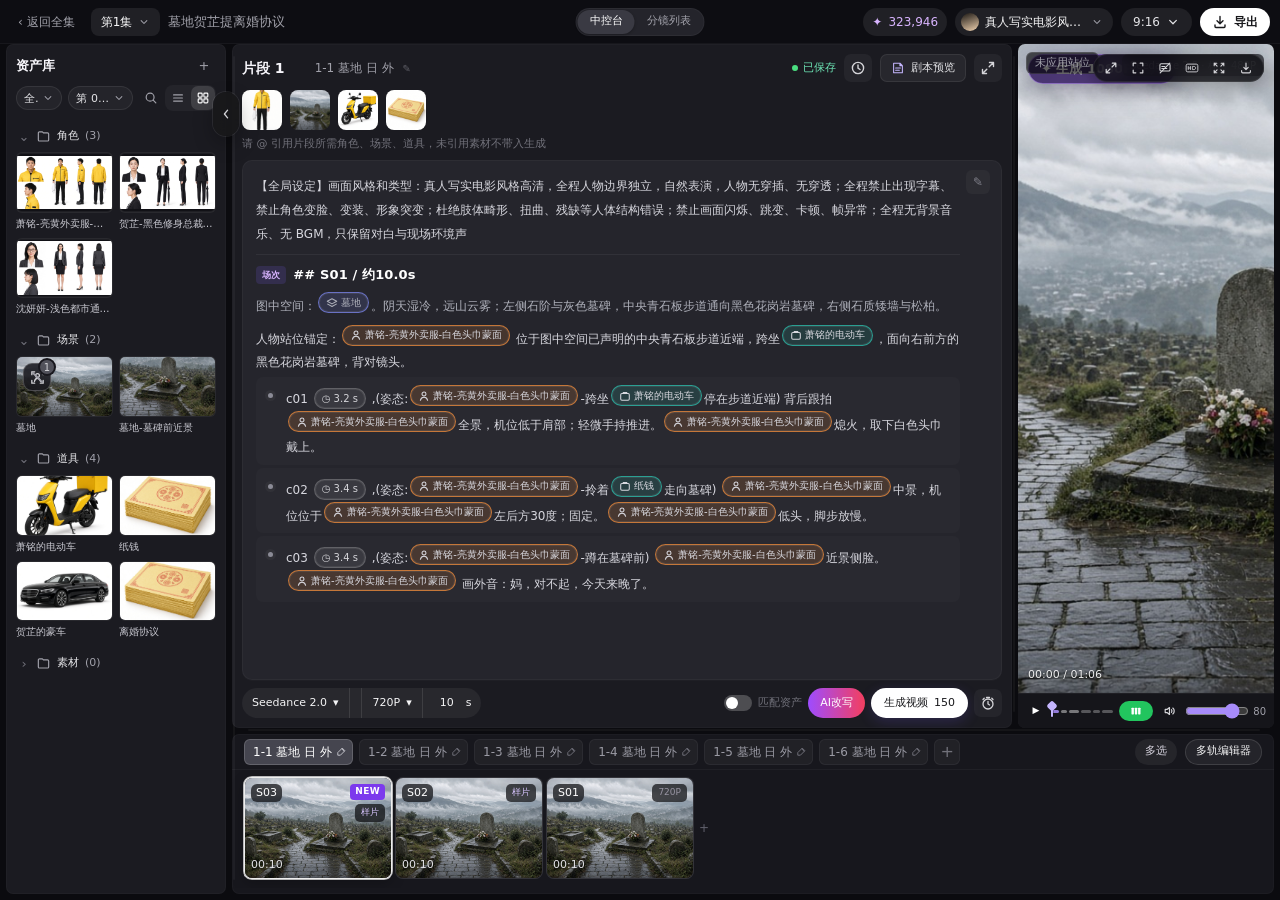
<file: workspace.html>
<!DOCTYPE html>
<html lang="zh-CN">
<head>
  <meta charset="UTF-8" />
  <meta name="viewport" content="width=device-width, initial-scale=1.0" />
  <title>创作 · 第1集：墓地贺芷提离婚协议</title>
  <link rel="stylesheet" href="css/common.css?v=202611231219" />
  <link rel="stylesheet" href="css/workspace.css?v=202611231219" />
</head>
<body class="ws-page">
<div class="app">
  <header class="topbar">
    <div class="tb-left">
      <a class="tb-back ws-back" href="episodes.html">‹ 返回全集</a>
      <div class="ws-ep-switch" id="ws-ep-switch">
        <button type="button" class="ws-ep-btn" id="ws-ep-btn" aria-haspopup="listbox" aria-expanded="false" aria-controls="ws-ep-menu" title="切换集数">
          <span id="ws-ep-label">第1集</span>
          <svg viewBox="0 0 16 16" aria-hidden="true"><path d="M4.2 6.2 8 10l3.8-3.8" fill="none" stroke="currentColor" stroke-width="1.4" stroke-linecap="round" stroke-linejoin="round"/></svg>
        </button>
        <div class="ws-ep-menu" id="ws-ep-menu" role="listbox" aria-label="切换集数" hidden></div>
      </div>
      <b class="ws-title" id="ws-title">墓地贺芷提离婚协议</b>
    </div>
    <div class="tb-right">
      <div class="credit">✦ <span id="credits"></span></div>
      <div class="ws-seg" role="tablist" aria-label="编辑视图">
        <button type="button" class="on" role="tab" aria-selected="true">中控台</button>
        <button type="button" role="tab" aria-selected="false" data-act="list">分镜列表</button>
      </div>
      <div class="ws-style-switch" id="ws-style-switch">
        <button type="button" class="ws-style-btn" id="ws-style-btn" aria-haspopup="listbox" aria-expanded="false" aria-controls="ws-style-menu" title="切换画面风格">
          <i class="ws-style-swatch sc sc-live-hd" id="ws-style-swatch" aria-hidden="true"></i>
          <span id="ws-style-label">真人写实电影风格高清</span>
          <svg viewBox="0 0 16 16" aria-hidden="true"><path d="M4.2 6.2 8 10l3.8-3.8" fill="none" stroke="currentColor" stroke-width="1.4" stroke-linecap="round" stroke-linejoin="round"/></svg>
        </button>
        <div class="ws-style-menu" id="ws-style-menu" role="listbox" aria-label="切换画面风格" hidden></div>
      </div>
      <div class="ws-ratio">
        <button type="button" class="ws-ratio-btn" id="ws-ratio-btn" data-act="toggle-ratio" aria-haspopup="menu" aria-expanded="false" aria-controls="ws-ratio-menu">
          <span id="ws-ratio-label">9:16</span>
          <svg viewBox="0 0 16 16" aria-hidden="true"><path d="M4.2 6.2 8 10l3.8-3.8" fill="none" stroke="currentColor" stroke-width="1.4" stroke-linecap="round" stroke-linejoin="round"/></svg>
        </button>
        <div class="ws-ratio-menu" id="ws-ratio-menu" role="menu" hidden>
          <button type="button" role="menuitemradio" data-act="set-ratio" data-ratio="9:16" aria-checked="true">9:16（竖屏）</button>
          <button type="button" role="menuitemradio" data-act="set-ratio" data-ratio="16:9" aria-checked="false">16:9（横屏）</button>
        </div>
      </div>
      <button type="button" class="ws-export" data-act="export">
        <svg viewBox="0 0 16 16" aria-hidden="true"><path d="M8 2.5v7M5 6.8 8 9.8l3-3M3 11v1.6c0 .5.4.9.9.9h8.2c.5 0 .9-.4.9-.9V11" fill="none" stroke="currentColor" stroke-width="1.4" stroke-linecap="round" stroke-linejoin="round"/></svg>导出
      </button>
    </div>
  </header>

  <main class="ws">
    <aside class="panel assets" id="ws-assets">
      <div class="assets-head">
        <h3>资产库</h3>
        <div class="assets-head-actions">
          <button class="icon-round" data-act="add" title="新增素材" aria-label="新增素材">+</button>
        </div>
      </div>
      <div class="ws-lib-toolbar">
        <div class="ws-lib-filters">
          <div class="ws-lib-dd">
            <button type="button" class="ws-lib-pill" id="ws-scope-btn" data-act="toggle-scope" aria-haspopup="listbox" aria-expanded="false">
              <span id="ws-scope-label">全部</span>
              <svg viewBox="0 0 16 16" aria-hidden="true"><path d="M4.2 6.2 8 10l3.8-3.8" fill="none" stroke="currentColor" stroke-width="1.4" stroke-linecap="round" stroke-linejoin="round"/></svg>
            </button>
            <div class="ws-lib-menu" id="ws-scope-menu" role="listbox" aria-label="资产范围" hidden>
              <button type="button" role="menuitemradio" data-act="set-scope" data-scope="all" aria-checked="true">全部</button>
              <button type="button" role="menuitemradio" data-act="set-scope" data-scope="clip" aria-checked="false">当前片段</button>
            </div>
          </div>
          <div class="ws-lib-dd">
            <button type="button" class="ws-lib-pill" id="ws-lib-ep-btn" data-act="toggle-lib-ep" aria-haspopup="listbox" aria-expanded="false">
              <span id="ws-lib-ep-label">第 01 集</span>
              <svg viewBox="0 0 16 16" aria-hidden="true"><path d="M4.2 6.2 8 10l3.8-3.8" fill="none" stroke="currentColor" stroke-width="1.4" stroke-linecap="round" stroke-linejoin="round"/></svg>
            </button>
            <div class="ws-lib-menu" id="ws-lib-ep-menu" role="listbox" aria-label="集数筛选" hidden>
              <button type="button" role="menuitemradio" data-act="set-lib-ep" data-ep="1" aria-checked="true">第 01 集</button>
              <button type="button" role="menuitemradio" data-act="set-lib-ep" data-ep="2" aria-checked="false">第 02 集</button>
            </div>
          </div>
        </div>
        <div class="ws-lib-tools">
          <button type="button" class="ws-lib-icon" id="ws-lib-search-btn" data-act="toggle-search" aria-label="搜索" title="搜索" aria-pressed="false">
            <svg viewBox="0 0 16 16" aria-hidden="true"><circle cx="7" cy="7" r="4.5" fill="none" stroke="currentColor" stroke-width="1.35"/><path d="m10.5 10.5 3 3" stroke="currentColor" stroke-width="1.35" stroke-linecap="round"/></svg>
          </button>
          <div class="ws-lib-view" role="group" aria-label="视图切换">
            <button type="button" class="ws-lib-icon" data-view="list" aria-label="列表" title="列表" aria-pressed="false">
              <svg viewBox="0 0 16 16" aria-hidden="true"><path d="M3 4.5h10M3 8h10M3 11.5h10" fill="none" stroke="currentColor" stroke-width="1.4" stroke-linecap="round"/></svg>
            </button>
            <button type="button" class="ws-lib-icon on" data-view="grid" aria-label="平铺" title="平铺" aria-pressed="true">
              <svg viewBox="0 0 16 16" aria-hidden="true"><rect x="2.5" y="2.5" width="4.5" height="4.5" rx="1" fill="none" stroke="currentColor" stroke-width="1.3"/><rect x="9" y="2.5" width="4.5" height="4.5" rx="1" fill="none" stroke="currentColor" stroke-width="1.3"/><rect x="2.5" y="9" width="4.5" height="4.5" rx="1" fill="none" stroke="currentColor" stroke-width="1.3"/><rect x="9" y="9" width="4.5" height="4.5" rx="1" fill="none" stroke="currentColor" stroke-width="1.3"/></svg>
            </button>
          </div>
        </div>
      </div>
      <div class="ws-lib-search" id="ws-lib-search" hidden>
        <input id="asset-search" type="search" placeholder="搜索角色、场景、道具、素材" aria-label="搜索资产" />
      </div>
      <div class="asset-scroll" id="asset-scroll" data-view="grid"></div>
    </aside>

    <section class="panel editor">
      <div class="shot-head">
        <div class="left">
          <div class="ws-seg-title" id="shot-title-wrap">
            <b id="shot-title">片段 1</b>
            <button type="button" class="ws-inline-edit" data-act="edit-shot-title" title="修改片段名" aria-label="修改片段名">✎</button>
          </div>
          <div class="ws-seg-scene" id="shot-scene-wrap">
            <span id="shot-scene">1-1 墓地 日 外</span>
            <button type="button" class="ws-inline-edit" data-act="edit-shot-scene" title="修改场次" aria-label="修改场次">✎</button>
          </div>
        </div>
        <div class="ws-head-tools">
          <span class="ws-saved"><i></i>已保存</span>
          <button class="ws-icon" data-act="history" title="版本历史" aria-label="版本历史">
            <svg viewBox="0 0 16 16" aria-hidden="true"><circle cx="8" cy="8" r="5.6" fill="none" stroke="currentColor" stroke-width="1.4"/><path d="M8 5v3.2l2 1.3" fill="none" stroke="currentColor" stroke-width="1.4" stroke-linecap="round"/></svg>
          </button>
          <button type="button" class="ws-script-preview-btn" data-act="open-script-preview">
            <svg viewBox="0 0 16 16" aria-hidden="true"><path d="M3 2.5h7.2L13 5.3v8.2H3zM10.2 2.5v2.8H13M5.3 8h5.4M5.3 10.5h4.2" fill="none" stroke="currentColor" stroke-width="1.2" stroke-linecap="round" stroke-linejoin="round"/></svg>
            剧本预览
          </button>
          <button class="ws-icon" data-act="full" title="全屏编辑" aria-label="全屏编辑">
            <svg viewBox="0 0 16 16" aria-hidden="true"><path d="M9.5 2.5h4v4M13.5 2.5 9.2 6.8M6.5 13.5h-4v-4M2.5 13.5l4.3-4.3" fill="none" stroke="currentColor" stroke-width="1.4" stroke-linecap="round" stroke-linejoin="round"/></svg>
          </button>
        </div>
      </div>
      <div class="ws-ref-bar" id="ws-ref-bar">
        <div class="ws-ref-row" id="ws-ref-row" aria-label="当前片段引用资产"></div>
        <p class="ws-ref-hint">请 @ 引用片段所需角色、场景、道具，未引用素材不带入生成</p>
      </div>
      <div class="prompt-box" id="prompt-box">
        <div class="ws-prompt" id="prompt" contenteditable="true" spellcheck="false"></div>
      </div>
      <div class="shot-voices" id="shot-voices"></div>
      <div class="shot-foot">
        <div class="ws-gen-group">
          <div class="model-wrap">
            <button class="model-btn" data-act="toggle-model"><span id="model-name">Seedance 2.0</span> ▾</button>
            <div class="model-menu" id="model-menu"></div>
          </div>
          <div class="model-wrap">
            <button class="mini" id="resolution-btn" data-act="toggle-resolution"><span id="resolution-name">720P</span> ▾</button>
            <div class="resolution-menu" id="resolution-menu">
              <button type="button" data-resolution="480P">480P</button>
              <button type="button" data-resolution="720P">720P</button>
              <button type="button" data-resolution="1080P">1080P</button>
            </div>
          </div>
          <label class="mini" title="生成时长（秒，4–30s）"><input id="dur" value="10" aria-label="生成时长（秒）" /> s</label>
        </div>
        <div class="ws-foot-actions">
          <button type="button" class="ws-switch" id="match-switch" role="switch" aria-checked="false" data-act="match" title="已关闭：生成时不自动匹配资产"><i></i>匹配资产</button>
          <button class="mini" data-act="rewrite">AI改写</button>
          <button class="gen-btn" id="gen-btn" data-act="generate">生成视频 <span id="gen-cost">150</span></button>
          <button class="ws-icon" data-act="timer" title="定时生成" aria-label="定时生成">
            <svg viewBox="0 0 16 16" aria-hidden="true"><circle cx="8" cy="9" r="5" fill="none" stroke="currentColor" stroke-width="1.3"/><path d="M8 6.5V9l1.6 1M6.5 2.5h3M3 4.5l1.2-1.2M13 4.5l-1.2-1.2" fill="none" stroke="currentColor" stroke-width="1.3" stroke-linecap="round"/></svg>
          </button>
        </div>
      </div>
      <div class="draft-hint" id="draft-hint">
        <span class="draft-tag">样片</span>
        <span>先生成低成本 480P Draft，满意后可直接生成 1080P 正片</span>
      </div>
    </section>

    <section class="panel player">
      <div class="stage" id="stage">暂无视频</div>
      <div class="ws-video-overlay-tools" role="toolbar" aria-label="视频工具">
        <button type="button" data-act="player-expand" title="向下放大预览" aria-label="向下放大预览" aria-pressed="false">
          <svg viewBox="0 0 16 16" aria-hidden="true"><path d="M9.5 2.5h4v4M13.5 2.5 9.2 6.8M6.5 13.5h-4v-4M2.5 13.5l4.3-4.3" fill="none" stroke="currentColor" stroke-width="1.4" stroke-linecap="round" stroke-linejoin="round"/></svg>
        </button>
        <button type="button" data-act="player-fullscreen" title="全屏播放视频" aria-label="全屏播放视频" aria-pressed="false">
          <svg viewBox="0 0 16 16" aria-hidden="true"><path d="M2.5 5.5V2.5h3M13.5 5.5V2.5h-3M2.5 10.5v3h3M13.5 10.5v3h-3" fill="none" stroke="currentColor" stroke-width="1.35" stroke-linecap="round" stroke-linejoin="round"/></svg>
        </button>
        <button type="button" data-act="player-tool" title="擦除字幕" aria-label="擦除字幕">
          <svg viewBox="0 0 16 16" aria-hidden="true"><rect x="2.2" y="3.2" width="11.6" height="8.2" rx="1.5" fill="none" stroke="currentColor" stroke-width="1.2"/><path d="M4.3 6.2h3.4M4.3 8.5h5.8M2.5 13.5 13.5 2.5" fill="none" stroke="currentColor" stroke-width="1.25" stroke-linecap="round"/></svg>
        </button>
        <button type="button" data-act="player-tool" title="超清" aria-label="超清">
          <svg viewBox="0 0 18 16" aria-hidden="true"><rect x="1.5" y="3" width="15" height="10" rx="2" fill="none" stroke="currentColor" stroke-width="1.15"/><path d="M4.2 6v4M7 6v4M4.2 8H7M10 6h1.4c1.4 0 2.2.7 2.2 2s-.8 2-2.2 2H10z" fill="none" stroke="currentColor" stroke-width="1.05" stroke-linecap="round" stroke-linejoin="round"/></svg>
        </button>
        <button type="button" data-act="player-tool" title="截取当前帧" aria-label="截取当前帧">
          <svg viewBox="0 0 16 16" aria-hidden="true"><path d="M5.5 2.5h-3v3M2.5 2.5l3.3 3.3M10.5 2.5h3v3M13.5 2.5l-3.3 3.3M5.5 13.5h-3v-3M2.5 13.5l3.3-3.3M10.5 13.5h3v-3M13.5 13.5l-3.3-3.3" fill="none" stroke="currentColor" stroke-width="1.25" stroke-linecap="round" stroke-linejoin="round"/></svg>
        </button>
        <button type="button" data-act="player-tool" title="下载视频" aria-label="下载视频">
          <svg viewBox="0 0 16 16" aria-hidden="true"><path d="M8 2.5v7M5.5 7.2 8 9.8l2.5-2.6M3 11v1.3c0 .7.5 1.2 1.2 1.2h7.6c.7 0 1.2-.5 1.2-1.2V11" fill="none" stroke="currentColor" stroke-width="1.3" stroke-linecap="round" stroke-linejoin="round"/></svg>
        </button>
      </div>
      <div class="player-bar">
        <div class="ws-player-row">
          <button type="button" class="ws-player-play" data-act="play" aria-label="播放预览视频">▶</button>
          <div class="ws-scrub" id="ws-scrub" role="group" aria-label="片段进度"></div>
          <button type="button" class="ws-seq-switch on" id="seq-switch" role="switch" aria-checked="true" data-act="seq-play" title="每个片段顺序播放" aria-label="每个片段顺序播放">
            <i><svg viewBox="0 0 16 16" aria-hidden="true"><rect x="2" y="3.5" width="3.2" height="9" rx="0.8" fill="currentColor"/><rect x="6.4" y="3.5" width="3.2" height="9" rx="0.8" fill="currentColor"/><rect x="10.8" y="3.5" width="3.2" height="9" rx="0.8" fill="currentColor"/></svg></i>
          </button>
          <div class="ws-vol-wrap" id="ws-vol-wrap">
            <button type="button" class="ws-vol" data-act="volume-toggle" title="静音 / 取消静音" aria-label="静音">
              <svg viewBox="0 0 16 16" aria-hidden="true"><path d="M2.5 6.2h2.1L7.4 4v8L4.6 9.8H2.5V6.2zm7.2.3a2.6 2.6 0 0 1 0 3" fill="none" stroke="currentColor" stroke-width="1.35" stroke-linecap="round" stroke-linejoin="round"/><path d="M11.2 4.6a4.4 4.4 0 0 1 0 6.8" fill="none" stroke="currentColor" stroke-width="1.35" stroke-linecap="round"/></svg>
            </button>
            <label class="ws-vol-slider" title="调节音量">
              <input id="ws-vol-range" type="range" min="0" max="100" step="1" value="80" aria-label="音量" />
              <span id="ws-vol-value">80</span>
            </label>
          </div>
        </div>
      </div>
    </section>

    <section class="panel timeline">
      <div class="tl-head">
        <div class="ws-seg-tabs" id="ws-seg-tabs" role="tablist" aria-label="片段模块"></div>
        <div class="ws-tl-actions">
          <button class="chip" data-act="multi">多选</button>
          <a class="chip ws-tl-edit" id="edit-link" href="multitrack-editor.html">多轨编辑器</a>
        </div>
      </div>
      <div class="tl-track" id="tl-track" aria-label="当前片段版本"></div>
    </section>

    <button type="button" class="ws-assets-float" id="ws-assets-float" title="拖动移动 · 点击收起资产库 · 双击复位" aria-label="收起资产库" aria-expanded="true" aria-controls="ws-assets">
      <svg class="ws-assets-float-icon ws-assets-float-icon-collapse" viewBox="0 0 16 16" aria-hidden="true"><path d="M9.8 3.6 6.2 8l3.6 4.4" fill="none" stroke="currentColor" stroke-width="1.5" stroke-linecap="round" stroke-linejoin="round"/></svg>
      <svg class="ws-assets-float-icon ws-assets-float-icon-expand" viewBox="0 0 16 16" aria-hidden="true"><rect x="2.2" y="2.5" width="11.6" height="11" rx="1.6" fill="none" stroke="currentColor" stroke-width="1.3"/><path d="M6.4 2.5v11" fill="none" stroke="currentColor" stroke-width="1.3"/><path d="M9.2 5.6 11.6 8 9.2 10.4" fill="none" stroke="currentColor" stroke-width="1.35" stroke-linecap="round" stroke-linejoin="round"/></svg>
      <span class="ws-assets-float-tip" aria-hidden="true">资产库</span>
    </button>
    <button type="button" class="ws-resizer ws-resizer-assets" data-ws-resize="assets" role="separator" aria-orientation="vertical" aria-label="调整资产库宽度" title="拖动调整资产库宽度，双击复位"></button>
    <button type="button" class="ws-resizer ws-resizer-player" data-ws-resize="player" role="separator" aria-orientation="vertical" aria-label="调整预览区宽度" title="拖动调整预览区宽度，最大可到半屏，双击复位"></button>
    <button type="button" class="ws-resizer ws-resizer-timeline" data-ws-resize="timeline" role="separator" aria-orientation="horizontal" aria-label="调整时间线高度" title="拖动调整时间线高度，双击复位"></button>
  </main>
</div>

<div class="drawer" id="list-drawer">
  <div class="drawer-panel">
    <div style="display:flex;justify-content:space-between;margin-bottom:12px">
      <h3>分镜列表 · 第 1 集</h3>
      <button class="icon-round" data-act="close-list">×</button>
    </div>
    <div id="shot-list"></div>
  </div>
</div>
<div class="modal-mask" id="style-confirm">
  <div class="modal style-confirm" role="alertdialog" aria-modal="true" aria-labelledby="style-confirm-title" aria-describedby="style-confirm-desc">
    <div class="style-confirm-head">
      <span class="style-confirm-mark" aria-hidden="true">!</span>
      <h3 id="style-confirm-title">确认修改吗？</h3>
      <button type="button" class="style-confirm-x" data-style-confirm="cancel" aria-label="关闭">×</button>
    </div>
    <p id="style-confirm-desc">可能需手动核对片段里引用的场景 / 道具 / 素材。</p>
    <div class="style-confirm-acts">
      <button type="button" class="style-confirm-cancel" data-style-confirm="cancel">取消</button>
      <button type="button" class="style-confirm-ok" data-style-confirm="ok">确认</button>
    </div>
  </div>
</div>
<div class="modal-mask" id="export-modal">
  <div class="modal">
    <h3>导出</h3>
    <p style="color:#8a8694;margin-bottom:12px">当前集还没有可导出的成片。</p>
    <div style="display:flex;justify-content:flex-end;gap:8px">
      <button class="btn" data-act="close-export">取消</button>
      <button class="btn primary" data-act="close-export">合成全集</button>
    </div>
  </div>
</div>
<div class="modal-mask" id="script-preview-modal">
  <div class="modal ws-script-preview-modal" role="dialog" aria-modal="true" aria-labelledby="script-preview-title">
    <div class="ws-script-preview-head">
      <div>
        <span>第 01 集</span>
        <h3 id="script-preview-title">墓地贺芷提离婚协议</h3>
      </div>
      <button type="button" class="ws-icon" data-act="close-script-preview" title="关闭" aria-label="关闭剧本预览">×</button>
    </div>
    <div class="ws-script-preview-summary" id="script-preview-summary"></div>
    <div class="ws-script-preview-body" id="script-preview-body"></div>
  </div>
</div>
<div class="modal-mask" id="asset-delete-modal">
  <div class="modal ws-delete-modal" role="alertdialog" aria-modal="true" aria-labelledby="asset-delete-title" aria-describedby="asset-delete-desc">
    <h3 id="asset-delete-title">删除资产？</h3>
    <p id="asset-delete-desc"></p>
    <div class="ws-delete-actions">
      <button class="btn" type="button" data-act="cancel-asset-delete">取消</button>
      <button class="btn danger" type="button" data-act="confirm-asset-delete">删除</button>
    </div>
  </div>
</div>
<div class="modal-mask" id="stage-modal">
  <div class="modal stage-modal" role="dialog" aria-modal="true" aria-labelledby="stage-modal-title">
    <div class="stage-modal-head">
      <div class="stage-modal-title">
        <h3 id="stage-modal-title">站位图</h3>
        <span>调整人物在场景中的位置、大小和朝向</span>
      </div>
      <button type="button" class="ws-switch" id="stage-switch" role="switch" aria-checked="false" data-act="stage-switch"><i></i>应用站位</button>
      <button type="button" class="ws-icon" data-act="close-stage" title="关闭" aria-label="关闭站位图">
        <svg viewBox="0 0 16 16" aria-hidden="true"><path d="M4 4l8 8M12 4l-8 8" fill="none" stroke="currentColor" stroke-width="1.4" stroke-linecap="round"/></svg>
      </button>
    </div>
    <div class="stage-view" id="stage-view">
      <div class="sv-top">
        <div class="sv-scenes" id="sv-scenes"></div>
        <div class="sv-tools">
          <button type="button" data-sv="undo" id="sv-undo" title="撤销（⌘Z）">撤销</button>
          <button type="button" data-sv="redo" id="sv-redo" title="重做（⇧⌘Z）">重做</button>
          <button type="button" data-sv="clear" id="sv-clear">清空本图</button>
          <i aria-hidden="true"></i>
          <button type="button" data-sv="scene-changed" title="演示：场景图重新生成后的提示">场景已更新</button>
        </div>
      </div>
      <div class="sv-canvas-wrap" id="sv-wrap">
        <div class="sv-canvas" id="sv-canvas">
          <img id="sv-image" alt="" draggable="false" />
          <div class="sv-layer" id="sv-layer"></div>
          <div class="sv-empty" id="sv-empty" hidden></div>
          <div class="sv-off" id="sv-off" hidden>
            <b>应用站位已关闭</b>
            <span>站位已保留，生成视频时不使用</span>
            <button type="button" data-sv="turn-on">重新开启</button>
          </div>
        </div>
        <div class="sv-pop" id="sv-pop" hidden></div>
      </div>
      <div class="sv-bottom">
        <button type="button" class="sv-add-person" data-act="toggle-stage-people" aria-expanded="false">
          <svg viewBox="0 0 16 16" aria-hidden="true"><circle cx="6.2" cy="5" r="2.2" fill="none" stroke="currentColor" stroke-width="1.3"/><path d="M2.4 12.7c.4-2.3 1.8-3.6 3.8-3.6 1.2 0 2.2.4 2.9 1.2M12.5 7.8v5M10 10.3h5" fill="none" stroke="currentColor" stroke-width="1.3" stroke-linecap="round"/></svg>
          添加人物
        </button>
        <div class="sv-tray" id="sv-tray"></div>
        <span class="sv-hint" id="sv-hint"></span>
      </div>
    </div>
    <div class="sv-person-picker" id="sv-person-picker" hidden>
      <div class="sv-person-head">
        <b>添加人物</b>
        <button type="button" data-act="close-stage-people" aria-label="关闭人物选择">×</button>
      </div>
      <label class="sv-person-search">
        <svg viewBox="0 0 16 16" aria-hidden="true"><circle cx="7" cy="7" r="4.5" fill="none" stroke="currentColor" stroke-width="1.3"/><path d="m10.5 10.5 3 3" stroke="currentColor" stroke-width="1.3" stroke-linecap="round"/></svg>
        <input id="sv-person-search" type="search" placeholder="搜索角色" aria-label="搜索角色" />
      </label>
      <div class="sv-person-list" id="sv-person-list"></div>
      <p>选择后会加入当前片段，并自动放到最近的空闲站位。</p>
    </div>
  </div>
</div>
<div class="modal-mask" id="scene-changed-modal">
  <div class="modal sv-modal" role="dialog" aria-modal="true" aria-labelledby="scene-changed-title">
    <h3 id="scene-changed-title">场景已变化，站位可能失效</h3>
    <p id="scene-changed-desc"></p>
    <div class="sv-modal-acts">
      <button class="btn" type="button" data-sv="scene-clear">清空站位</button>
      <button class="btn primary" type="button" data-sv="scene-keep">保留站位</button>
    </div>
  </div>
</div>
<div class="modal-mask" id="asset-edit-modal">
  <div class="modal ws-ae" role="dialog" aria-modal="true" aria-labelledby="asset-edit-title" tabindex="-1">
    <header class="ws-ae-head">
      <h3 id="asset-edit-title">编辑形象</h3>
      <button type="button" class="ws-ae-close" data-act="cancel-asset-edit" aria-label="关闭" title="关闭（Esc）">
        <svg viewBox="0 0 16 16" aria-hidden="true"><path d="M4 4l8 8M12 4l-8 8" fill="none" stroke="currentColor" stroke-width="1.4" stroke-linecap="round"/></svg>
      </button>
    </header>
    <div class="ws-ae-body">
      <section class="ws-ae-col ws-ae-info" aria-label="基本信息">
        <div class="ws-ae-field">
          <label class="ws-ae-label" for="asset-edit-name" id="asset-edit-name-label">形象名称</label>
          <input class="ws-ae-input" id="asset-edit-name" type="text" maxlength="60" autocomplete="off" aria-describedby="asset-edit-name-error" />
          <p class="ws-ae-error" id="asset-edit-name-error" hidden>请填写名称</p>
        </div>
        <div class="ws-ae-field">
          <span class="ws-ae-label" id="asset-edit-eps-label">出现集数</span>
          <div class="ws-ae-dd">
            <button type="button" class="ws-ae-select" id="asset-edit-eps-btn" data-act="ae-toggle-menu" data-menu="eps" aria-haspopup="dialog" aria-expanded="false" aria-labelledby="asset-edit-eps-label asset-edit-eps-text">
              <span id="asset-edit-eps-text"></span>
              <svg viewBox="0 0 16 16" aria-hidden="true"><path d="M4.2 6.2 8 10l3.8-3.8" fill="none" stroke="currentColor" stroke-width="1.4" stroke-linecap="round" stroke-linejoin="round"/></svg>
            </button>
            <div class="ws-ae-pop ws-ae-eps-pop" id="asset-edit-eps-pop" role="dialog" aria-label="选择出现集数" hidden>
              <div class="ws-ae-eps-head">
                <span id="asset-edit-eps-count">已选 0 集</span>
                <button type="button" data-act="ae-clear-eps">清空</button>
              </div>
              <div class="ws-ae-eps-grid" id="asset-edit-eps-grid"></div>
            </div>
          </div>
          <p class="ws-ae-hint" id="asset-edit-eps-warn" hidden></p>
        </div>
        <div class="ws-ae-field">
          <span class="ws-ae-label">参考图<em id="asset-edit-ref-count">0/10</em></span>
          <div class="ws-ae-refs" id="asset-edit-refs"></div>
        </div>
        <div class="ws-ae-voice" id="asset-edit-voice-block">
          <div class="ws-ae-field">
            <label class="ws-ae-label" for="asset-edit-voice">文本音色</label>
            <textarea class="ws-ae-textarea" id="asset-edit-voice" rows="2" maxlength="300" placeholder="描述年龄、音色、语速与情绪"></textarea>
          </div>
          <div class="ws-ae-field">
            <div class="ws-ae-row">
              <span class="ws-ae-label" id="asset-edit-audio-label">音频音色</span>
              <button type="button" class="ws-switch" id="asset-edit-audio-switch" role="switch" aria-checked="false" aria-labelledby="asset-edit-audio-label" data-act="ae-toggle-audio"><i></i></button>
            </div>
            <button type="button" class="ws-ae-upload" id="asset-edit-audio-upload" data-act="ae-upload-audio" hidden>
              <svg viewBox="0 0 16 16" aria-hidden="true"><path d="M8 10.5V3.2M5.2 5.8 8 3l2.8 2.8M3 12.8h10" fill="none" stroke="currentColor" stroke-width="1.35" stroke-linecap="round" stroke-linejoin="round"/></svg>
              上传参考音频
            </button>
          </div>
        </div>
      </section>

      <section class="ws-ae-col ws-ae-compose" aria-label="描述与生成">
        <div class="ws-ae-label">
          <label for="asset-edit-prompt" id="asset-edit-prompt-label">形象描述</label>
          <span class="ws-ae-label-end">
            <button type="button" class="ws-ae-link" id="asset-edit-undo" data-act="ae-undo-rewrite" hidden>撤销改写</button>
            <em id="asset-edit-count">0/2000</em>
          </span>
        </div>
        <div class="ws-ae-composer" id="asset-edit-composer">
          <textarea id="asset-edit-prompt" maxlength="2000" aria-describedby="asset-edit-prompt-error"></textarea>
          <div class="ws-ae-composer-bar">
            <button type="button" class="ws-ae-chip" id="asset-edit-model" data-act="ae-toggle-menu" data-menu="model" aria-haspopup="listbox" aria-expanded="false" title="生成模型">
              <span id="asset-edit-model-label"></span>
              <svg viewBox="0 0 16 16" aria-hidden="true"><path d="M4.2 6.2 8 10l3.8-3.8" fill="none" stroke="currentColor" stroke-width="1.4" stroke-linecap="round" stroke-linejoin="round"/></svg>
            </button>
            <button type="button" class="ws-ae-chip" id="asset-edit-quality" data-act="ae-toggle-menu" data-menu="quality" aria-haspopup="dialog" aria-expanded="false" title="画质与分辨率">
              <span id="asset-edit-quality-label"></span>
              <svg viewBox="0 0 16 16" aria-hidden="true"><path d="M4.2 6.2 8 10l3.8-3.8" fill="none" stroke="currentColor" stroke-width="1.4" stroke-linecap="round" stroke-linejoin="round"/></svg>
            </button>
            <div class="ws-ae-bar-end">
              <button type="button" class="ws-ae-icon-btn" data-act="ae-history" title="历史记录" aria-label="历史记录">
                <svg viewBox="0 0 16 16" aria-hidden="true"><circle cx="8" cy="8" r="5.4" fill="none" stroke="currentColor" stroke-width="1.3"/><path d="M8 5.2V8l2 1.3" fill="none" stroke="currentColor" stroke-width="1.3" stroke-linecap="round" stroke-linejoin="round"/></svg>
              </button>
            </div>
            <div class="ws-ae-pop ws-ae-menu" id="asset-edit-model-menu" role="listbox" aria-label="生成模型" hidden></div>
            <div class="ws-ae-pop ws-ae-quality-pop" id="asset-edit-quality-menu" role="dialog" aria-label="画质与分辨率" hidden></div>
          </div>
        </div>
        <p class="ws-ae-error" id="asset-edit-prompt-error" hidden></p>
        <div class="ws-ae-actions">
          <button type="button" class="ws-ae-btn" data-act="ae-paint">P图</button>
          <button type="button" class="ws-ae-btn is-ai" id="asset-edit-rewrite" data-act="ae-rewrite"></button>
          <button type="button" class="ws-ae-btn is-gen" id="asset-edit-generate" data-act="ae-generate"></button>
        </div>
      </section>

      <section class="ws-ae-col ws-ae-view" aria-label="图片预览">
        <div class="ws-ae-stage" id="asset-edit-preview">
          <img id="asset-edit-img" alt="" />
          <span class="ws-ae-badge" id="asset-edit-badge" hidden>新生成</span>
          <div class="ws-ae-loading" id="asset-edit-loading" role="status" hidden>
            <i class="ws-ae-spin" aria-hidden="true"></i>
            <span>正在生成图片…</span>
          </div>
          <div class="ws-ae-stage-acts">
            <button type="button" data-act="ae-replace">
              <svg viewBox="0 0 16 16" aria-hidden="true"><path d="M3.2 8a4.8 4.8 0 0 1 8.3-3.2M12.8 8a4.8 4.8 0 0 1-8.3 3.2" fill="none" stroke="currentColor" stroke-width="1.35" stroke-linecap="round"/><path d="M11 2.8v2.8h2.8M5 13.2v-2.8H2.2" fill="none" stroke="currentColor" stroke-width="1.35" stroke-linecap="round" stroke-linejoin="round"/></svg>
              更换
            </button>
            <button type="button" data-act="ae-download">
              <svg viewBox="0 0 16 16" aria-hidden="true"><path d="M8 2.5v7.2M5.2 7.2 8 10l2.8-2.8M3 12.8h10" fill="none" stroke="currentColor" stroke-width="1.35" stroke-linecap="round" stroke-linejoin="round"/></svg>
              下载
            </button>
          </div>
        </div>
        <div class="ws-ae-opts">
          <span class="ws-ae-opt">
            <button type="button" class="ws-switch" id="asset-edit-match" role="switch" aria-checked="false" data-act="ae-match" title="开启后，生成时匹配资产库已有资产"><i></i>资产库匹配</button>
            <span class="ws-ae-tip" title="开启后，生成时匹配资产库已有资产" aria-hidden="true"><svg viewBox="0 0 16 16"><circle cx="8" cy="8" r="5.6" fill="none" stroke="currentColor" stroke-width="1.2"/><path d="M8 7.3v3.4" fill="none" stroke="currentColor" stroke-width="1.3" stroke-linecap="round"/><circle cx="8" cy="5.2" r=".8" fill="currentColor"/></svg></span>
          </span>
          <span class="ws-ae-opt">
            <button type="button" class="ws-switch" id="asset-edit-reverse" role="switch" aria-checked="false" data-act="ae-reverse" title="开启后，更换图片时自动反推描述，每次消耗 3 积分"><i></i>开启图片反推</button>
            <span class="ws-ae-tip" title="开启后，更换图片时自动反推描述，每次消耗 3 积分" aria-hidden="true"><svg viewBox="0 0 16 16"><circle cx="8" cy="8" r="5.6" fill="none" stroke="currentColor" stroke-width="1.2"/><path d="M8 7.3v3.4" fill="none" stroke="currentColor" stroke-width="1.3" stroke-linecap="round"/><circle cx="8" cy="5.2" r=".8" fill="currentColor"/></svg></span>
            <span class="ws-ae-opt-cost" aria-label="每次 3 积分">✦ 3</span>
          </span>
        </div>
      </section>
    </div>
    <footer class="ws-ae-foot">
      <span class="ws-ae-foot-hint" id="asset-edit-foot-hint" hidden>有未保存的修改</span>
      <button type="button" class="btn" data-act="cancel-asset-edit">取消</button>
      <button type="button" class="btn primary" id="asset-edit-save" data-act="save-asset-edit">保存</button>
    </footer>
    <div class="ws-ae-confirm" id="asset-edit-confirm" hidden>
      <div class="ws-ae-confirm-card" role="alertdialog" aria-modal="true" aria-labelledby="asset-edit-confirm-title" aria-describedby="asset-edit-confirm-desc">
        <h4 id="asset-edit-confirm-title">放弃未保存的修改？</h4>
        <p id="asset-edit-confirm-desc">关闭后，本次修改不会保留。</p>
        <div class="ws-ae-confirm-acts">
          <button type="button" class="btn" data-act="ae-keep-editing">继续编辑</button>
          <button type="button" class="btn danger" data-act="ae-discard">放弃修改</button>
        </div>
      </div>
    </div>
    <input id="asset-edit-file" type="file" accept="image/png,image/jpeg,image/webp" hidden />
  </div>
</div>

<div class="toast-wrap"></div>
<script src="js/data.js?v=202611231219"></script>
<script src="js/workspace.js?v=202611231219"></script>
</body>
</html>
</file>
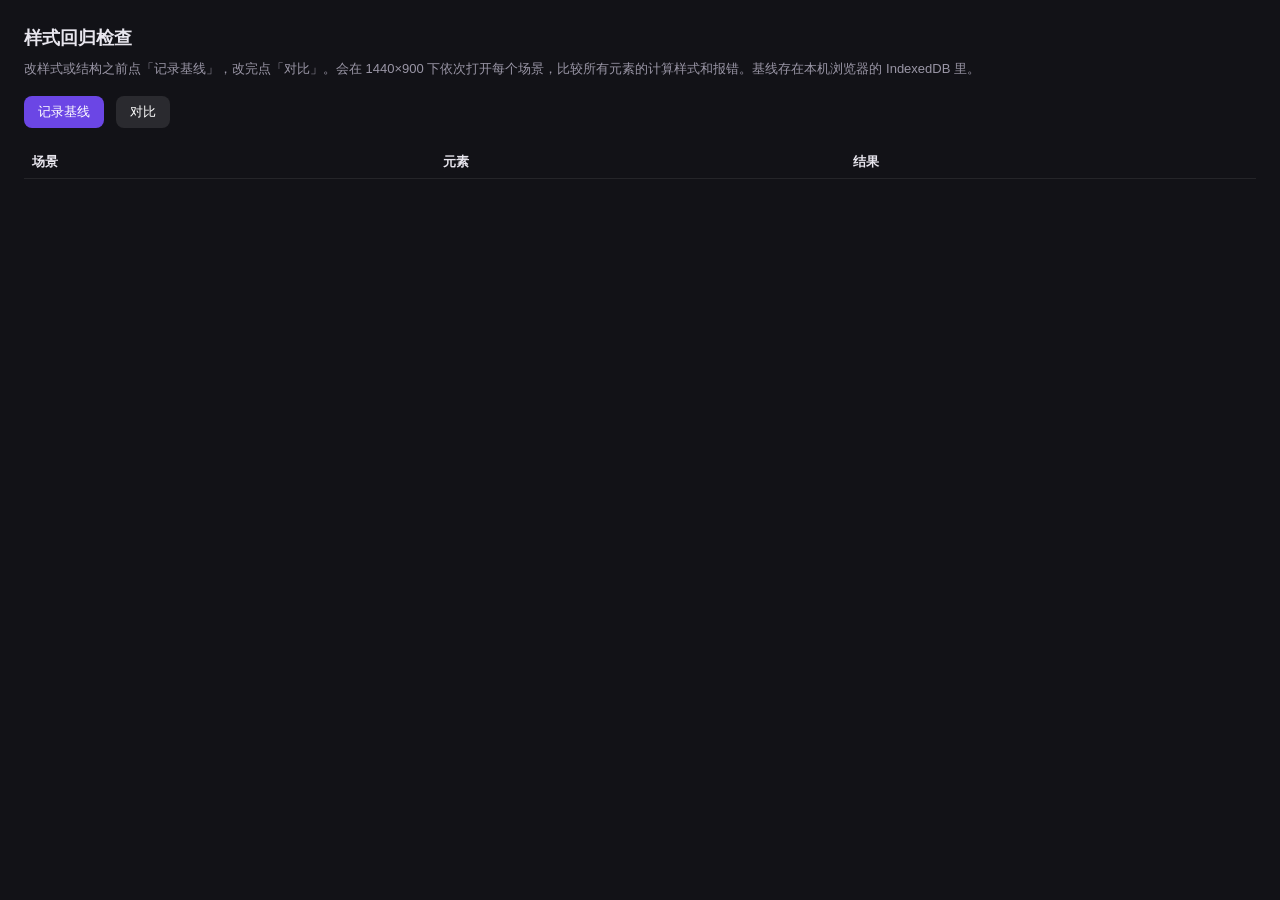
<file: tools/regress.html>
<!DOCTYPE html>
<html lang="zh-CN">
<head>
<meta charset="UTF-8" />
<title>样式回归检查</title>
<style>
  body { margin: 0; padding: 24px; font: 13px/1.6 -apple-system, "PingFang SC", sans-serif; color: #e8e6ee; background: #121217; }
  h1 { margin: 0 0 6px; font-size: 18px; }
  p { margin: 0 0 16px; color: #9a96a6; }
  button { height: 32px; padding: 0 14px; margin-right: 8px; border: 0; border-radius: 8px; color: #fff; background: #6b46e5; cursor: pointer; }
  button.ghost { background: rgba(255,255,255,.1); }
  button:disabled { opacity: .5; cursor: default; }
  table { width: 100%; margin-top: 18px; border-collapse: collapse; }
  td, th { padding: 6px 8px; border-bottom: 1px solid rgba(255,255,255,.08); text-align: left; vertical-align: top; }
  .ok { color: #69d5aa; }
  .bad { color: #ff788e; }
  pre { margin: 4px 0 0; max-height: 220px; overflow: auto; white-space: pre-wrap; color: #c9c4d0; font-size: 11px; }
  iframe { position: fixed; left: -3000px; top: 0; width: 1440px; height: 900px; border: 0; }
</style>
</head>
<body>
<h1>样式回归检查</h1>
<p>改样式或结构之前点「记录基线」，改完点「对比」。会在 1440×900 下依次打开每个场景，比较所有元素的计算样式和报错。基线存在本机浏览器的 IndexedDB 里。</p>
<button id="save">记录基线</button>
<button id="compare" class="ghost">对比</button>
<span id="status"></span>
<table><thead><tr><th>场景</th><th>元素</th><th>结果</th></tr></thead><tbody id="rows"></tbody></table>
<iframe id="frame"></iframe>
<script>
  var ROOT = new URLSearchParams(location.search).get("root") || "../";
  var KEY = "regress-baseline-v1";

  function click(w, selector) {
    var el = w.document.querySelector(selector);
    if (!el) throw new Error("找不到 " + selector);
    el.click();
  }
  function clickText(w, selector, text) {
    var el = [].find.call(w.document.querySelectorAll(selector), function (node) { return node.textContent.indexOf(text) !== -1; });
    if (!el) throw new Error("找不到 " + text);
    el.click();
  }
  function openCharacter(w, name) {
    clickText(w, "#grid .char-card", name);
  }
  function openGenerated(w) {
    var char = w.D.characters[0];
    w.revealedAssets[char.id] = true;
    char.looksList.slice(0, 2).forEach(function (look) { w.revealedLooks[char.id + "/" + look.id] = true; });
    openCharacter(w, char.name);
  }

  var SCENARIOS = [
    { name: "首页 · 空态", page: "index.html" },
    { name: "首页 · 粘贴文本", page: "index.html", run: function (w) { click(w, "#sample"); } },
    { name: "首页 · 已上传", page: "index.html", run: function (w) { click(w, "#upload"); } },
    { name: "首页 · 风格库", page: "index.html", run: function (w) { click(w, "#upload"); click(w, "#open-style"); } },
    { name: "剧本大纲", page: "outline.html" },
    { name: "资产库 · 默认", page: "assets.html" },
    { name: "资产库 · 首次全量生成", page: "assets.html", run: function (w) { click(w, "#gen-all"); } },
    { name: "资产库 · 全部生成", page: "assets.html", run: function (w) { click(w, "#gen-all"); click(w, "#gen-all"); } },
    { name: "资产库 · 场景", page: "assets.html", run: function (w) { click(w, "#gen-all"); clickText(w, "button", "场景"); } },
    { name: "资产库 · 道具", page: "assets.html", run: function (w) { clickText(w, "button", "道具"); } },
    { name: "资产库 · 多选", page: "assets.html", run: function (w) { click(w, "#asset-multi"); click(w, "#grid .char-card"); } },
    { name: "资产库 · 集数筛选", page: "assets.html", run: function (w) { click(w, "#episode-filter-trigger"); } },
    { name: "资产详情 · 平铺", page: "assets.html", run: function (w) { click(w, "#gen-all"); openCharacter(w, "萧铭"); } },
    { name: "资产详情 · 结构", page: "assets.html", run: function (w) { openCharacter(w, "萧铭"); click(w, '[data-look-view="structure"]'); } },
    { name: "资产详情 · 多选", page: "assets.html", run: function (w) { openCharacter(w, "贺芷"); click(w, "#look-multi"); click(w, "#look-select-all"); } },
    { name: "资产详情 · 音色", page: "assets.html", run: function (w) { openGenerated(w); click(w, "#preview-voice"); } },
    { name: "资产详情 · 场景", page: "assets.html", run: function (w) { click(w, "#gen-all"); clickText(w, "button", "场景"); click(w, "#grid .char-card"); } },
    { name: "资产详情 · 已生成", page: "assets.html", run: function (w) { openGenerated(w); } },
    { name: "资产详情 · 已生成结构", page: "assets.html", run: function (w) { openGenerated(w); click(w, '[data-look-view="structure"]'); } },
    { name: "资产详情 · 集数", page: "assets.html", run: function (w) { openCharacter(w, "萧铭"); click(w, "[data-eps-edit]"); } },
    { name: "资产详情 · 历史记录", page: "assets.html", run: function (w) { openGenerated(w); click(w, "#preview-side-toggle"); } },
    { name: "资产详情 · 新增子形象", page: "assets.html", run: function (w) { openCharacter(w, "萧铭"); click(w, "[data-add-child]"); } },
    { name: "资产详情 · 图片编辑", page: "assets.html", run: function (w) { openGenerated(w); click(w, "[data-edit-image]"); } },
    { name: "分集视频", page: "episodes.html" },
    { name: "单集工作台", page: "workspace.html" },
    { name: "多轨编辑器", page: "multitrack-editor.html" },
    { name: "多轨编辑器 · 轨道加满", page: "multitrack-editor.html", run: function (w) {
      ["subtitle", "video", "audio"].forEach(function (type) {
        while (w.MT.state.tracks[type].length < w.MT.TRACK_LIMITS[type]) w.MT.addTrack(type);
      });
    } },
    { name: "多轨编辑器 · 磁吸关闭", page: "multitrack-editor.html", run: function (w) { w.MT.toggleMagnet(); } },
    { name: "多轨编辑器 · 上传弹窗", page: "multitrack-editor.html", run: function (w) { w.MT.openUpload(); } },
    { name: "多轨编辑器 · 草稿恢复", page: "multitrack-editor.html", run: function (w) { w.document.getElementById("draft-modal").hidden = false; } }
  ];

  function normalize(value) {
    return value
      .replace(/\?v=[\w.-]+/g, "")
      .replace(/\.(png|jpe?g|webp)\b/g, ".img")
      .replace(/https?:\/\/[^/]+\/[^"')]*?\/(media|css|js)\//g, "$1/");
  }
  function hash(text) {
    var h = 2166136261;
    for (var i = 0; i < text.length; i++) { h ^= text.charCodeAt(i); h = Math.imul(h, 16777619); }
    return (h >>> 0).toString(36);
  }
  function describe(el) {
    var parts = [];
    while (el && el.nodeType === 1 && el.tagName !== "HTML") {
      var part = el.tagName.toLowerCase();
      if (el.id) { parts.unshift(part + "#" + el.id); break; }
      var cls = (el.getAttribute("class") || "").trim().split(/\s+/).filter(Boolean).slice(0, 2).join(".");
      if (cls) part += "." + cls;
      var index = 1, sib = el;
      while ((sib = sib.previousElementSibling)) if (sib.tagName === el.tagName) index++;
      parts.unshift(part + ":" + index);
      el = el.parentElement;
    }
    return parts.join(" > ");
  }
  function styleText(w, el, pseudo) {
    var cs = w.getComputedStyle(el, pseudo);
    if (pseudo && (cs.content === "none" || cs.content === "normal")) return "";
    var out = [];
    for (var i = 0; i < cs.length; i++) out.push(cs[i] + ":" + cs.getPropertyValue(cs[i]));
    return normalize(out.join(";"));
  }
  function snapshot(w) {
    var map = {};
    var seen = {};
    [].forEach.call(w.document.body.querySelectorAll("*"), function (el) {
      if (el.closest(".toast-wrap") || /^(SCRIPT|STYLE|LINK|META|TEMPLATE|NOSCRIPT)$/.test(el.tagName)) return;
      var key = describe(el);
      seen[key] = (seen[key] || 0) + 1;
      if (seen[key] > 1) key += "~" + seen[key];
      var text = el.tagName + "|" + normalize(el.getAttribute("src") || "") + "|" + styleText(w, el) + "|" + styleText(w, el, "::before") + "|" + styleText(w, el, "::after");
      map[key] = { h: hash(text), t: text };
    });
    return map;
  }

  function load(page) {
    return new Promise(function (resolve) {
      var frame = document.getElementById("frame");
      var errors = [];
      frame.onload = function () {
        var w = frame.contentWindow;
        var style = w.document.createElement("style");
        style.textContent = "*,*::before,*::after{animation:none!important;transition:none!important;caret-color:transparent!important}";
        w.document.head.appendChild(style);
        setTimeout(function () { resolve({ w: w, errors: errors }); }, 300);
      };
      frame.src = ROOT + page + "?regress=" + Date.now();
      var poll = setInterval(function () {
        var w = frame.contentWindow;
        if (w && !w.__regressHooked) {
          w.__regressHooked = true;
          w.addEventListener("error", function (e) { errors.push(e.message); });
        }
      }, 0);
      setTimeout(function () { clearInterval(poll); }, 2000);
    });
  }

  async function runAll() {
    var result = {};
    for (var i = 0; i < SCENARIOS.length; i++) {
      var s = SCENARIOS[i];
      document.getElementById("status").textContent = "正在检查：" + s.name;
      var ctx = await load(s.page);
      var runError = "";
      try { if (s.run) s.run(ctx.w); } catch (e) { runError = e.message; }
      await new Promise(function (r) { setTimeout(r, 250); });
      result[s.name] = { styles: snapshot(ctx.w), errors: ctx.errors.concat(runError ? ["步骤失败：" + runError] : []) };
    }
    document.getElementById("status").textContent = "";
    return result;
  }

  function slim(result) {
    var out = {};
    Object.keys(result).forEach(function (name) {
      var styles = {};
      Object.keys(result[name].styles).forEach(function (k) { styles[k] = result[name].styles[k].t; });
      out[name] = { styles: styles, errors: result[name].errors };
    });
    return out;
  }

  function pack(result) {
    var texts = [], index = {};
    var scenes = {};
    Object.keys(result).forEach(function (name) {
      var styles = {};
      Object.keys(result[name].styles).forEach(function (k) {
        var t = result[name].styles[k];
        if (!(t in index)) { index[t] = texts.length; texts.push(t); }
        styles[k] = index[t];
      });
      scenes[name] = { styles: styles, errors: result[name].errors };
    });
    return { texts: texts, scenes: scenes };
  }

  function unpack(data) {
    var out = {};
    Object.keys(data.scenes).forEach(function (name) {
      var styles = {};
      Object.keys(data.scenes[name].styles).forEach(function (k) { styles[k] = data.texts[data.scenes[name].styles[k]]; });
      out[name] = { styles: styles, errors: data.scenes[name].errors };
    });
    return out;
  }

  function db() {
    return new Promise(function (resolve, reject) {
      var req = indexedDB.open("regress", 1);
      req.onupgradeneeded = function () { req.result.createObjectStore("kv"); };
      req.onsuccess = function () { resolve(req.result); };
      req.onerror = function () { reject(req.error); };
    });
  }
  async function saveBaseline(data) {
    var conn = await db();
    await new Promise(function (resolve, reject) {
      var tx = conn.transaction("kv", "readwrite");
      tx.objectStore("kv").put(data, KEY);
      tx.oncomplete = resolve;
      tx.onerror = function () { reject(tx.error); };
    });
  }
  async function readBaseline() {
    var conn = await db();
    return new Promise(function (resolve, reject) {
      var req = conn.transaction("kv").objectStore("kv").get(KEY);
      req.onsuccess = function () { resolve(req.result || null); };
      req.onerror = function () { reject(req.error); };
    });
  }

  function diffText(a, b) {
    var pa = {}, pb = {};
    a.split(";").forEach(function (x) { var i = x.indexOf(":"); pa[x.slice(0, i)] = x.slice(i + 1); });
    b.split(";").forEach(function (x) { var i = x.indexOf(":"); pb[x.slice(0, i)] = x.slice(i + 1); });
    var out = [];
    Object.keys(Object.assign({}, pa, pb)).forEach(function (k) { if (pa[k] !== pb[k]) out.push(k + ": " + pa[k] + " → " + pb[k]); });
    return out.slice(0, 12).join("\n");
  }

  function row(name, count, ok, detail) {
    var tr = document.createElement("tr");
    tr.innerHTML = "<td>" + name + "</td><td>" + count + "</td><td class='" + (ok ? "ok" : "bad") + "'>" + (ok ? "一致" : "有差异") + (detail ? "<pre></pre>" : "") + "</td>";
    if (detail) tr.querySelector("pre").textContent = detail;
    document.getElementById("rows").appendChild(tr);
  }

  window.addEventListener("unhandledrejection", function (e) {
    document.getElementById("status").textContent = "出错：" + (e.reason && e.reason.message || e.reason);
    window.__regressDone = { error: String(e.reason && e.reason.message || e.reason) };
    lock(false);
  });

  function lock(on) {
    document.getElementById("save").disabled = on;
    document.getElementById("compare").disabled = on;
  }

  document.getElementById("save").onclick = async function () {
    lock(true);
    document.getElementById("rows").innerHTML = "";
    var result = slim(await runAll());
    await saveBaseline(pack(result));
    Object.keys(result).forEach(function (name) {
      var errors = result[name].errors;
      row(name, Object.keys(result[name].styles).length, !errors.length, errors.join("\n"));
    });
    document.getElementById("status").textContent = "基线已记录";
    window.__regressDone = { saved: true };
    lock(false);
  };

  document.getElementById("compare").onclick = async function () {
    var stored = await readBaseline();
    if (!stored) { document.getElementById("status").textContent = "还没有基线"; return; }
    var base = unpack(stored);
    lock(true);
    document.getElementById("rows").innerHTML = "";
    var now = slim(await runAll());
    var summary = { ok: 0, bad: 0, details: {} };
    Object.keys(now).forEach(function (name) {
      var a = (base[name] || { styles: {} }).styles, b = now[name].styles;
      var lines = [];
      Object.keys(Object.assign({}, a, b)).forEach(function (k) {
        if (a[k] === b[k]) return;
        if (a[k] === undefined) lines.push("+ 新增 " + k);
        else if (b[k] === undefined) lines.push("- 消失 " + k);
        else lines.push("~ " + k + "\n" + diffText(a[k], b[k]));
      });
      now[name].errors.forEach(function (e) { lines.push("报错：" + e); });
      var ok = !lines.length;
      summary[ok ? "ok" : "bad"]++;
      if (!ok) summary.details[name] = lines.slice(0, 20);
      row(name, Object.keys(b).length, ok, lines.slice(0, 20).join("\n"));
    });
    document.getElementById("status").textContent = summary.bad ? summary.bad + " 个场景有差异" : "全部一致";
    window.__regressDone = summary;
    lock(false);
  };
</script>
</body>
</html>
</file>
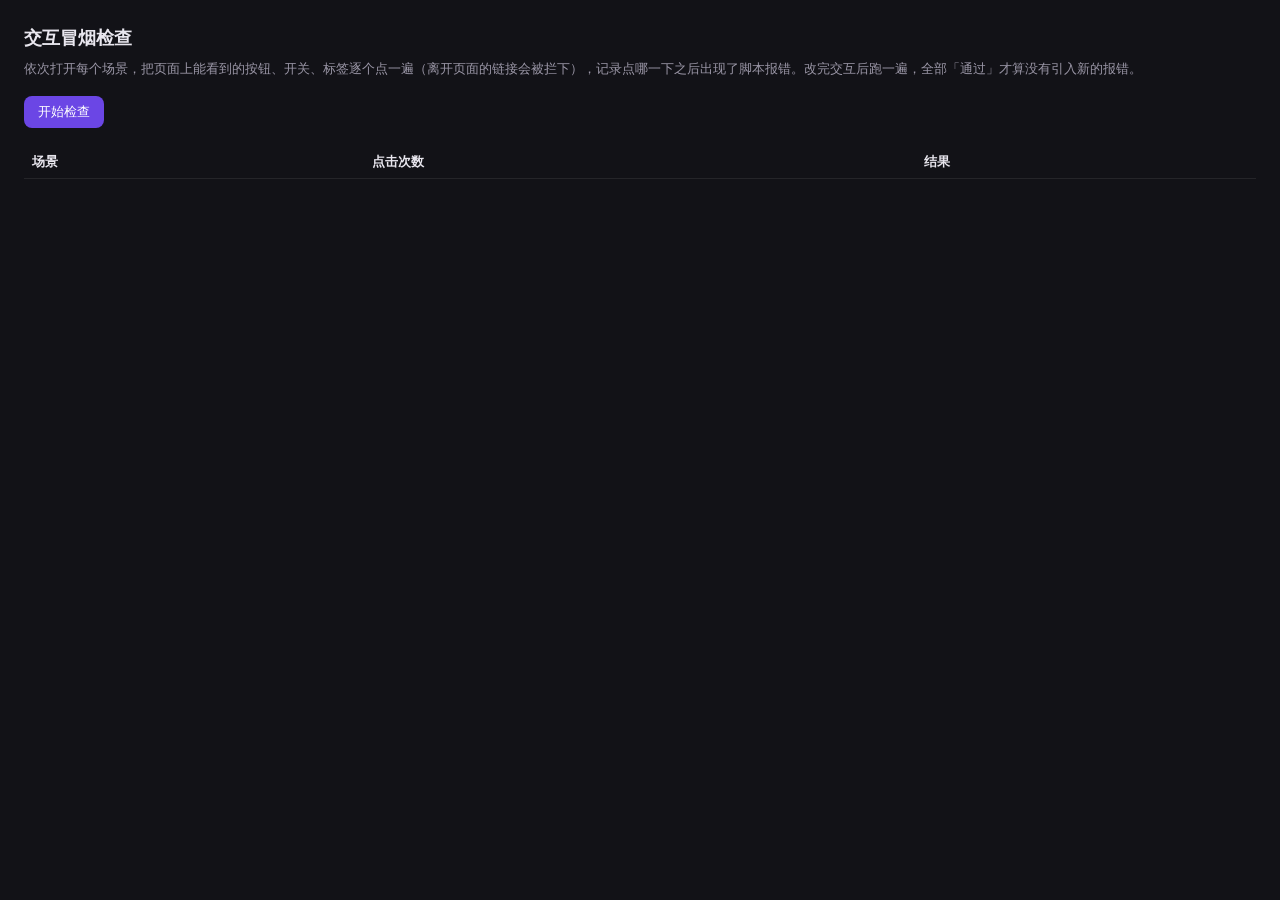
<file: tools/smoke.html>
<!DOCTYPE html>
<html lang="zh-CN">
<head>
<meta charset="UTF-8" />
<title>交互冒烟检查</title>
<style>
  body { margin: 0; padding: 24px; font: 13px/1.6 -apple-system, "PingFang SC", sans-serif; color: #e8e6ee; background: #121217; }
  h1 { margin: 0 0 6px; font-size: 18px; }
  p { margin: 0 0 16px; color: #9a96a6; }
  .actions { display: flex; align-items: center; gap: 12px; }
  button, a.back { display: inline-flex; align-items: center; height: 32px; padding: 0 14px; border: 0; border-radius: 8px; color: #fff; text-decoration: none; }
  button { background: #6b46e5; cursor: pointer; }
  button:disabled { opacity: .5; cursor: default; }
  a.back { background: rgba(255,255,255,.1); }
  a.back[hidden] { display: none; }
  table { width: 100%; margin-top: 18px; border-collapse: collapse; }
  td, th { padding: 6px 8px; border-bottom: 1px solid rgba(255,255,255,.08); text-align: left; vertical-align: top; }
  .ok { color: #69d5aa; }
  .bad { color: #ff788e; }
  pre { margin: 4px 0 0; max-height: 260px; overflow: auto; white-space: pre-wrap; color: #c9c4d0; font-size: 11px; }
  iframe { position: fixed; left: -3000px; top: 0; width: 1440px; height: 900px; border: 0; }
</style>
</head>
<body>
<h1>交互冒烟检查</h1>
<p>依次打开每个场景，把页面上能看到的按钮、开关、标签逐个点一遍（离开页面的链接会被拦下），记录点哪一下之后出现了脚本报错。改完交互后跑一遍，全部「通过」才算没有引入新的报错。</p>
<div class="actions">
  <button id="run">开始检查</button>
  <a id="back" class="back" href="../index.html" hidden>回到原型</a>
  <span id="status"></span>
</div>
<table><thead><tr><th>场景</th><th>点击次数</th><th>结果</th></tr></thead><tbody id="rows"></tbody></table>
<iframe id="frame"></iframe>
<script>
  var ROOT = new URLSearchParams(location.search).get("root") || "../";
  var MAX_CLICKS = 300;
  var CLICKABLE = 'button, [role="button"], [role="tab"], [role="switch"], a[href], label, input[type="checkbox"], input[type="radio"], summary, [data-look-view], [data-del-look], [data-add-child]';

  function openCharacter(w, name) {
    var card = [].find.call(w.document.querySelectorAll("#grid .char-card"), function (node) { return node.textContent.indexOf(name) !== -1; });
    if (!card) throw new Error("找不到角色 " + name);
    card.click();
  }
  function revealFirst(w) {
    var char = w.D.characters[0];
    w.revealedAssets[char.id] = true;
    char.looksList.slice(0, 2).forEach(function (look) { w.revealedLooks[char.id + "/" + look.id] = true; });
  }

  var SCENARIOS = [
    { name: "首页", page: "index.html" },
    { name: "剧本大纲", page: "outline.html" },
    { name: "资产库列表", page: "assets.html", scope: ".app" },
    { name: "资产详情 · 待生成", page: "assets.html", scope: "#look-dialog", run: function (w) { openCharacter(w, "萧铭"); } },
    { name: "资产详情 · 已生成", page: "assets.html", scope: "#look-dialog", run: function (w) { revealFirst(w); openCharacter(w, "萧铭"); } },
    { name: "资产详情 · 结构图", page: "assets.html", scope: "#look-dialog", run: function (w) {
      revealFirst(w);
      openCharacter(w, "萧铭");
      w.document.querySelector('[data-look-view="structure"]').click();
    } },
    { name: "资产详情 · 场景", page: "assets.html", scope: "#look-dialog", run: function (w) {
      [].find.call(w.document.querySelectorAll("button"), function (b) { return b.textContent.indexOf("场景") !== -1; }).click();
      w.document.querySelector("#grid .char-card").click();
    } },
    { name: "分集视频", page: "episodes.html" },
    { name: "单集工作台", page: "workspace.html" },
    { name: "多轨编辑器", page: "multitrack-editor.html" },
    { name: "多轨编辑器 · 轨道加满", page: "multitrack-editor.html", run: function (w) {
      ["subtitle", "video", "audio"].forEach(function (type) {
        while (w.MT.state.tracks[type].length < w.MT.TRACK_LIMITS[type]) w.MT.addTrack(type);
      });
    } },
    { name: "多轨编辑器 · 上传弹窗", page: "multitrack-editor.html", scope: "#upload-modal", run: function (w) { w.MT.openUpload(); } },
    { name: "多轨编辑器 · 草稿恢复", page: "multitrack-editor.html", scope: "#draft-modal", run: function (w) { w.document.getElementById("draft-modal").hidden = false; } }
  ];

  function describe(el) {
    var label = (el.getAttribute("aria-label") || el.title || el.textContent || el.value || "").replace(/\s+/g, " ").trim().slice(0, 24);
    var id = el.id ? "#" + el.id : "";
    var cls = (el.getAttribute("class") || "").trim().split(/\s+/).filter(Boolean).slice(0, 2).map(function (c) { return "." + c; }).join("");
    return el.tagName.toLowerCase() + id + cls + (label ? "「" + label + "」" : "");
  }
  function isExit(el) {
    var label = (el.getAttribute("aria-label") || el.title || el.textContent || "").trim();
    return /^(×|✕)$|返回|关闭|取消|完成/.test(label) || /-x$|close|back/.test(el.id || "");
  }
  function visible(w, el) {
    if (el.disabled || el.closest("[hidden]") || el.closest(".toast-wrap")) return false;
    var r = el.getBoundingClientRect();
    if (r.width < 1 || r.height < 1) return false;
    var cs = w.getComputedStyle(el);
    return cs.visibility !== "hidden" && cs.display !== "none" && cs.pointerEvents !== "none";
  }

  function load(page) {
    return new Promise(function (resolve) {
      var frame = document.getElementById("frame");
      var errors = [];
      function hook(w) {
        if (!w || w.__smokeHooked) return;
        w.__smokeHooked = true;
        w.addEventListener("error", function (e) { errors.push(e.message + (e.filename ? "（" + e.filename.split("/").pop().split("?")[0] + ":" + e.lineno + "）" : "")); });
        w.addEventListener("unhandledrejection", function (e) { errors.push("未处理的 Promise：" + (e.reason && e.reason.message || e.reason)); });
        var original = w.console.error;
        w.console.error = function () { errors.push("console.error：" + [].map.call(arguments, String).join(" ")); return original.apply(this, arguments); };
        w.alert = function () {};
        w.confirm = function () { return true; };
        w.prompt = function () { return ""; };
        w.open = function () { return null; };
      }
      var poll = setInterval(function () { hook(frame.contentWindow); }, 0);
      frame.onload = function () {
        clearInterval(poll);
        hook(frame.contentWindow);
        var w = frame.contentWindow;
        w.document.addEventListener("click", function (e) {
          var a = e.target.closest && e.target.closest("a[href]");
          if (a && !/^#/.test(a.getAttribute("href"))) e.preventDefault();
        }, true);
        setTimeout(function () { resolve({ w: w, errors: errors }); }, 300);
      };
      sessionStorage.removeItem("replica-deleted-assets");
      frame.src = ROOT + page + "?smoke=" + Date.now();
    });
  }

  function wait(ms) { return new Promise(function (r) { setTimeout(r, ms); }); }

  async function runScenario(s) {
    var ctx = await load(s.page);
    var w = ctx.w;
    var log = [];
    var seen = {};
    var clicks = 0;
    try { if (s.run) s.run(w); } catch (e) { log.push("准备步骤失败：" + e.message); }
    await wait(200);
    while (clicks < MAX_CLICKS) {
      var root = s.scope ? w.document.querySelector(s.scope) : w.document.body;
      var overlay = [].find.call(w.document.querySelectorAll(".open, [aria-modal='true']"), function (node) {
        return node !== root && root && !root.contains(node) && visible(w, node);
      });
      var pool = [].slice.call((overlay || root || w.document.body).querySelectorAll(CLICKABLE)).filter(function (el) { return visible(w, el); });
      var fresh = pool.filter(function (el) { return !seen[describe(el)]; });
      var next = fresh.find(function (el) { return !isExit(el); }) || fresh[0];
      if (!next) {
        if (overlay) {
          w.document.dispatchEvent(new w.KeyboardEvent("keydown", { key: "Escape", bubbles: true }));
          await wait(80);
          var stillOpen = overlay.classList.contains("open") && visible(w, overlay);
          if (stillOpen) overlay.classList.remove("open");
          continue;
        }
        break;
      }
      var key = describe(next);
      seen[key] = true;
      var before = ctx.errors.length;
      try { next.click(); } catch (e) { ctx.errors.push(e.message); }
      clicks++;
      await wait(60);
      ctx.errors.slice(before).forEach(function (msg) { log.push("点击 " + key + " → " + msg); });
    }
    await wait(400);
    var late = ctx.errors.filter(function (msg) { return !log.some(function (line) { return line.indexOf(msg) !== -1; }); });
    late.forEach(function (msg) { log.push("延迟报错 → " + msg); });
    return { clicks: clicks, log: log };
  }

  function row(name, clicks, log) {
    var tr = document.createElement("tr");
    var ok = !log.length;
    tr.innerHTML = "<td>" + name + "</td><td>" + clicks + "</td><td class='" + (ok ? "ok" : "bad") + "'>" + (ok ? "通过" : log.length + " 处报错") + (ok ? "" : "<pre></pre>") + "</td>";
    if (!ok) tr.querySelector("pre").textContent = log.join("\n");
    document.getElementById("rows").appendChild(tr);
  }

  document.getElementById("run").onclick = async function () {
    var button = this;
    button.disabled = true;
    document.getElementById("back").hidden = true;
    document.getElementById("rows").innerHTML = "";
    var summary = { ok: 0, bad: 0, details: {} };
    for (var i = 0; i < SCENARIOS.length; i++) {
      var s = SCENARIOS[i];
      document.getElementById("status").textContent = "正在检查：" + s.name;
      var result = await runScenario(s);
      row(s.name, result.clicks, result.log);
      summary[result.log.length ? "bad" : "ok"]++;
      if (result.log.length) summary.details[s.name] = result.log;
    }
    document.getElementById("status").textContent = summary.bad ? summary.bad + " 个场景有报错" : "全部通过";
    document.getElementById("back").hidden = false;
    window.__smokeDone = summary;
    button.disabled = false;
  };
</script>
</body>
</html>
</file>
<file: css/common.css>
/* 公共：设计变量、顶栏、按钮、弹窗、通用内容页、底部引导条。所有页面都加载。 */

* {
  box-sizing: border-box;
  margin: 0;
  padding: 0;
}
html,
body {
  height: 100%;
}
body {
  font: 13px/1.5 var(--font);
  -webkit-font-smoothing: antialiased;
}
button,
input,
textarea,
select {
  font: inherit;
  color: inherit;
}
button {
  background: none;
  border: 0;
  cursor: pointer;
}
img {
  display: block;
  max-width: 100%;
}
a {
  color: inherit;
  text-decoration: none;
}
.app {
  min-height: 100%;
  display: flex;
  flex-direction: column;
}
body.ws-page {
  overflow: hidden;
}
body.ws-page .app {
  height: 100%;
  min-height: 0;
}
.topbar {
  flex: none;
  display: flex;
  align-items: center;
  justify-content: space-between;
}
.tb-left,
.tb-center,
.tb-right {
  display: flex;
  align-items: center;
}
.logo {
  display: inline-flex;
  align-items: center;
}
.logo small {
  display: block;
  font-weight: 400;
}
.tb-back {
  display: inline-flex;
  align-items: center;
  gap: 6px;
}
.steps {
  display: flex;
  align-items: center;
  gap: 6px;
}
.step {
  display: inline-flex;
  align-items: center;
  gap: 6px;
}
.credit {
  display: inline-flex;
  align-items: center;
  gap: 6px;
}
.bell {
  background: rgba(255,255,255,.06);
  display: grid;
  place-items: center;
  color: #d5d3db;
}
.avatar {
  border-radius: 50%;
}
.page {
  flex: 1;
  min-height: 0;
  overflow: auto;
}
.page::-webkit-scrollbar {
  width: 8px;
}
.page::-webkit-scrollbar-thumb {
  background: #2a2a32;
  border-radius: 4px;
}
.meta-row {
  display: grid;
  grid-template-columns: repeat(4, 1fr);
}
.meta-row > div {
  color: var(--muted);
  font-size: 12px;
}
.meta-row b {
  display: block;
  color: var(--txt);
  font-weight: 560;
}
.block-title {
  font-size: 13px;
}
.card {
  border: 1px solid var(--line);
}
.card h3 {
  font-size: 13px;
  font-weight: 600;
  margin: 16px 0 6px;
}
.card h3:first-child {
  margin-top: 0;
}
.card p {
  color: #d2d0d8;
  line-height: 1.75;
}
.people {
  display: grid;
  grid-template-columns: repeat(2, 1fr);
  gap: 10px 24px;
  margin-top: 4px;
}
.people li {
  list-style: none;
  color: #d2d0d8;
  line-height: 1.6;
}
.people b {
  color: #fff;
  font-weight: 560;
  margin-right: 6px;
}
.script summary {
  cursor: pointer;
  font-weight: 600;
}
.script p {
  margin-top: 8px;
  white-space: pre-wrap;
  color: #c8c6cf;
}
.script-head {
  display: flex;
  align-items: center;
  justify-content: space-between;
  margin-bottom: 8px;
}
.footer-bar {
  position: sticky;
  bottom: 0;
  display: flex;
  align-items: center;
  justify-content: space-between;
  border-top: 1px solid var(--line);
}
.hint {
  color: var(--muted);
  display: inline-flex;
  align-items: center;
  gap: 8px;
}
.btn {
  height: 32px;
  display: inline-flex;
  align-items: center;
  justify-content: center;
  gap: 6px;
}
.btn:disabled {
  opacity: .4;
  cursor: default;
}
.btn.primary {
  background: #fff;
  color: #6d4aff;
  font-weight: 620;
}
.btn.primary:hover {
  background: #f3f1ff;
}
.btn.purple {
  background: var(--purple);
  color: #fff;
}
.btn.purple:hover {
  background: #6d4dff;
}
.toolbar {
  display: flex;
  align-items: center;
  justify-content: space-between;
}
.search {
  width: 220px;
  padding: 0 14px;
  border: 1px solid var(--line);
  outline: none;
}
select.search {
  appearance: none;
  padding-right: 28px;
  background-image: linear-gradient(45deg, transparent 50%, #8d8996 50%), linear-gradient(135deg, #8d8996 50%, transparent 50%);
  background-position: calc(100% - 16px) 14px, calc(100% - 11px) 14px;
  background-size: 5px 5px, 5px 5px;
  background-repeat: no-repeat;
}
.tabs {
  display: flex;
  color: var(--muted);
  margin: 4px 0 16px;
  border-bottom: 1px solid var(--line);
}
.tabs button {
  position: relative;
}
.tabs button.on {
  color: #fff;
}
.tabs button.on::after {
  content: "";
  position: absolute;
  left: 0;
  right: 0;
  bottom: -1px;
  height: 2px;
  border-radius: 2px;
}
.char-grid {
  display: grid;
  grid-template-columns: repeat(4, minmax(0, 1fr));
}
.char-card {
  display: flex;
  gap: 14px;
  position: relative;
  overflow: hidden;
  transition: transform .15s ease, background .15s ease;
}
.char-card img {
  width: 76px;
  height: 102px;
  object-fit: cover;
  object-position: top;
  background: #fff;
  flex: none;
}
.char-card h3 {
  font-size: 14px;
  font-weight: 600;
  display: flex;
  align-items: center;
  gap: 6px;
}
.tag {
  height: 18px;
  padding: 0 6px;
  border-radius: 9px;
  font-size: 10px;
}
.char-card .looks {
  color: var(--muted);
  margin-top: 6px;
  font-size: 12px;
}
.char-card p {
  color: var(--muted);
  margin-top: 6px;
  line-height: 1.55;
  font-size: 12px;
  display: -webkit-box;
  -webkit-line-clamp: 2;
  -webkit-box-orient: vertical;
  overflow: hidden;
}
.ep-wrap {
  display: grid;
  grid-template-columns: repeat(3, minmax(0, 1fr));
}
.ep-item {
  position: relative;
  display: flex;
  gap: 14px;
  cursor: pointer;
  border: 1px solid transparent;
  transition: border-color .15s ease, background .15s ease;
  overflow: visible;
}
.ep-cover {
  width: 96px;
  height: 96px;
  display: grid;
  place-items: center;
  color: #8a8694;
  flex: none;
  overflow: hidden;
}
.ep-cover img {
  width: 100%;
  height: 100%;
  object-fit: cover;
  object-position: top;
}
.ep-item h3 {
  font-size: 14px;
  font-weight: 600;
  margin-bottom: 8px;
}
.ep-meta {
  color: var(--muted);
  display: flex;
  gap: 12px;
  flex-wrap: wrap;
  font-size: 12px;
}
.ep-acts {
  display: flex;
  gap: 8px;
  margin-top: 8px;
  align-items: center;
  flex-wrap: wrap;
  overflow: visible;
}
.btn.oneclick {
  padding: 0 12px;
  font-weight: 600;
  border: 1px solid rgba(124, 92, 255, 0.55);
  box-shadow: inset 0 1px 0 rgba(255, 255, 255, 0.08);
}
.btn.oneclick:hover {
  color: #fff;
  background: linear-gradient(135deg, #7c5cff, #9b7dff);
  border-color: #9b7dff;
  box-shadow: 0 4px 14px rgba(124, 92, 255, 0.35);
}
.btn.oneclick svg {
  width: 12px;
  height: 12px;
  flex: none;
}
.oc-sheet {
  width: min(520px, 94vw);
  background: #1c1c22;
  border: 1px solid rgba(255,255,255,.08);
  box-shadow: 0 24px 80px rgba(0,0,0,.5);
}
.oc-head {
  padding: 18px 22px 0;
  display: flex;
  justify-content: space-between;
  align-items: flex-start;
  gap: 12px;
}
.oc-head h2 {
  font-size: 16px;
  font-weight: 600;
}
.oc-head p {
  margin-top: 4px;
  color: var(--muted);
  font-size: 12px;
  line-height: 1.6;
}
.oc-body {
  padding: 16px 22px 6px;
  display: grid;
  gap: 14px;
}
.oc-pair {
  display: grid;
  grid-template-columns: 1fr 1fr;
  gap: 14px;
}
.oc-field .label {
  color: #b9b7c1;
  font-size: 12px;
  margin-bottom: 6px;
}
.oc-field .hint {
  color: var(--faint);
  font-size: 11px;
  margin-left: 4px;
}
.oc-field select,
.oc-field input[type="number"] {
  width: 100%;
  border: 1px solid transparent;
  outline: none;
  border-radius: 10px;
  background: #121216;
  color: #eceaf2;
  padding: 0 10px;
}
.oc-field input.bad {
  border-color: #ff6b81;
}
.oc-field.disabled {
  opacity: .45;
  pointer-events: none;
}
.oc-v20 {
  display: grid;
  gap: 14px;
}
.oc-v20.hide {
  display: none;
}
.oc-err {
  color: #ff8095;
  font-size: 11px;
  margin-top: 4px;
}
.oc-err:empty {
  display: none;
}
.oc-switch-row {
  height: 36px;
  display: flex;
  align-items: center;
  justify-content: space-between;
  padding: 0 10px;
  border-radius: 10px;
  background: #121216;
}
.oc-switch-row .hint {
  margin: 0;
}
.oc-switch {
  width: 34px;
  height: 18px;
  border-radius: 9px;
  background: #3a3a44;
  position: relative;
  flex: none;
  transition: background .2s;
}
.oc-switch::after {
  content: "";
  position: absolute;
  left: 2px;
  top: 2px;
  width: 14px;
  height: 14px;
  border-radius: 50%;
  background: #fff;
  transition: left .2s;
}
.oc-switch.on::after {
  left: 18px;
}
.oc-upload {
  width: 100%;
  padding: 14px;
  border-radius: 10px;
  border: 1px dashed rgba(196,181,255,.35);
  background: rgba(124,92,255,.06);
  color: var(--muted);
  font-size: 12px;
  line-height: 1.6;
  text-align: center;
}
.oc-upload b {
  color: #e4dcff;
  font-weight: 600;
}
.oc-upload:hover {
  background: rgba(124,92,255,.12);
}
.oc-file {
  display: none;
  align-items: center;
  justify-content: space-between;
  gap: 10px;
  padding: 10px 12px;
  border-radius: 10px;
  background: #121216;
  font-size: 12px;
}
.oc-file.show {
  display: flex;
}
.oc-file .ops {
  display: flex;
  gap: 6px;
}
.oc-file .ops button {
  color: #b29bff;
  padding: 2px 6px;
  border-radius: 6px;
}
.oc-file .ops button:hover {
  background: rgba(255,255,255,.06);
}
.ds-credit {
  padding: 10px 12px;
  border-radius: 10px;
  background: rgba(124,92,255,.08);
  color: #c8c6cf;
  font-size: 12px;
  line-height: 1.6;
}
.ds-credit b {
  color: #fff;
  font-weight: 600;
}
.oc-foot {
  padding: 12px 22px 16px;
  border-top: 1px solid var(--line);
  margin-top: 8px;
  display: flex;
  align-items: center;
  justify-content: flex-end;
  gap: 10px;
}
.oc-foot .btn {
  white-space: nowrap;
  flex: none;
}
.oc-foot .oc-tip {
  margin-right: auto;
  color: var(--muted);
  font-size: 12px;
}
.oc-foot .oc-tip.bad {
  color: #ff8095;
}
.ws {
  flex: 1;
  min-height: 0;
  display: grid;
  grid-template-columns: 268px minmax(420px, 1fr) 280px;
  grid-template-rows: 1fr 188px;
}
.panel {
  border: 1px solid var(--line);
  min-height: 0;
  display: flex;
  flex-direction: column;
  overflow: hidden;
}
.assets {
  grid-row: 1 / 3;
}
.assets-head,
.shot-head,
.tl-head {
  padding: 0 12px;
  display: flex;
  align-items: center;
  justify-content: space-between;
  flex: none;
}
.assets-head h3 {
  font-size: 13px;
}
.search-row {
  padding: 0 12px 8px;
}
.search-row input {
  width: 100%;
  height: 30px;
  border-radius: 8px;
  background: rgba(255,255,255,.06);
  border: 1px solid var(--line);
  padding: 0 10px;
  outline: none;
}
.asset-tabs {
  display: flex;
  border-bottom: 1px solid var(--line);
  padding: 0 8px;
}
.asset-tabs button {
  flex: 1;
  height: 36px;
  color: var(--muted);
  position: relative;
}
.asset-tabs button.on {
  color: #fff;
}
.asset-tabs button.on::after {
  content: "";
  position: absolute;
  left: 18%;
  right: 18%;
  bottom: 0;
  height: 2px;
  border-radius: 2px;
}
.asset-scroll {
  flex: 1;
  overflow: auto;
  padding: 10px 12px 16px;
}
.cat {
  margin-bottom: 14px;
}
.acard {
  overflow: hidden;
  border: 1px solid transparent;
  cursor: pointer;
}
.acard .thumb {
  aspect-ratio: 3/4;
  background: #fff;
  overflow: hidden;
}
.acard.scene .thumb,
.acard.prop .thumb {
  aspect-ratio: 1/1;
}
.acard .thumb img {
  width: 100%;
  height: 100%;
  object-fit: contain;
  object-position: center top;
}
.acard .name {
  padding: 6px 7px 7px;
  font-size: 11px;
  color: #d5d3db;
  overflow: hidden;
  white-space: nowrap;
  text-overflow: ellipsis;
}
.editor {
  min-height: 0;
}
.shot-head .left {
  display: flex;
  align-items: center;
  gap: 8px;
}
.chip {
  height: 20px;
  padding: 0 8px;
  border-radius: 10px;
  background: rgba(255,255,255,.06);
  color: var(--txt-2);
}
.prompt-box {
  flex: 1;
  min-height: 0;
  padding: 10px 14px 8px;
  display: flex;
  flex-direction: column;
}
.prompt-box textarea {
  flex: 1;
  min-height: 80px;
  resize: none;
  background: transparent;
  border: 0;
  outline: none;
  color: #e8e6ee;
  line-height: 1.65;
  font-size: 12.5px;
}
.shot-foot {
  padding: 8px 12px 10px;
  display: flex;
  align-items: center;
  gap: 8px;
  border-top: 1px solid var(--line);
  flex-wrap: wrap;
}
.model-btn,
.mini {
  height: 30px;
  padding: 0 10px;
  border-radius: 8px;
  background: rgba(255,255,255,.07);
  border: 1px solid var(--line);
  display: inline-flex;
  align-items: center;
  gap: 6px;
  white-space: nowrap;
}
.model-menu,
.resolution-menu {
  display: none;
  position: absolute;
  left: 0;
  bottom: 36px;
  z-index: 8;
  border: 1px solid var(--line-2);
  border-radius: 12px;
  padding: 6px;
}
.model-menu {
  width: 278px;
}
.resolution-menu {
  width: 112px;
}
.model-menu.open,
.resolution-menu.open {
  display: block;
}
.model-option {
  width: 100%;
  min-height: 42px;
  padding: 6px 9px;
  border-radius: 8px;
  display: flex;
  justify-content: space-between;
  align-items: center;
  gap: 10px;
  text-align: left;
}
.model-option .model-title {
  display: flex;
  align-items: center;
  gap: 7px;
}
.model-option small {
  display: block;
  color: var(--muted);
  margin-top: 2px;
  font-size: 10px;
}
.model-option .cost {
  color: #c8c6cf;
  font-size: 11px;
  white-space: nowrap;
}
.draft-tag,
.model-tag {
  display: inline-flex;
  height: 18px;
  padding: 0 6px;
  border-radius: 5px;
  align-items: center;
  border: 1px solid rgba(124,92,255,.3);
  font-size: 10px;
  font-weight: 650;
}
.model-tag.normal {
  background: rgba(255,255,255,.07);
  border-color: var(--line);
  color: #c8c6cf;
}
.model-tag.is-new {
  color: #34d399;
  background: rgba(52,211,153,.15);
  border-color: rgba(52,211,153,.35);
}
.resolution-menu button {
  width: 100%;
  height: 32px;
  padding: 0 9px;
  border-radius: 7px;
  text-align: left;
  color: #d5d3db;
}
.resolution-menu button:hover,
.resolution-menu button.on {
  background: rgba(255,255,255,.07);
  color: #fff;
}
.resolution-menu button:disabled {
  color: #66616f;
  cursor: default;
}
.draft-hint {
  display: none;
  align-items: center;
  gap: 8px;
  min-height: 32px;
  padding: 6px 12px;
  border-top: 1px solid rgba(124,92,255,.18);
  color: #b9b3c8;
  font-size: 11px;
  flex: none;
}
.draft-hint.show {
  display: flex;
}
.mini input {
  width: 36px;
  background: transparent;
  border: 0;
  outline: none;
  text-align: center;
}
.switch {
  width: 34px;
  height: 18px;
  border-radius: 9px;
  background: var(--purple);
  position: relative;
  flex: none;
}
.switch::after {
  content: "";
  position: absolute;
  right: 2px;
  top: 2px;
  width: 14px;
  height: 14px;
  border-radius: 50%;
  background: #fff;
}
.gen-btn {
  margin-left: auto;
  padding: 0 14px;
  font-weight: 620;
  display: inline-flex;
  align-items: center;
  gap: 6px;
  flex: none;
}
.player .stage {
  flex: 1;
  min-height: 0;
  display: grid;
  place-items: center;
  color: var(--faint);
  position: relative;
  overflow: hidden;
}
.stage-loading {
  display: flex;
  flex-direction: column;
  align-items: center;
}
.video-frame {
  width: 100%;
  height: 100%;
  object-fit: cover;
}
.draft-watermark {
  position: absolute;
  right: 10px;
  top: 10px;
  height: 22px;
  padding: 0 8px;
  border-radius: 6px;
  display: inline-flex;
  align-items: center;
  background: rgba(12,10,18,.64);
  color: rgba(255,255,255,.76);
  font-size: 10px;
  backdrop-filter: blur(8px);
}
.upgrade-trigger {
  position: absolute;
  left: 10px;
  top: 10px;
  height: 30px;
  padding: 0 12px;
  color: #fff;
  border: 1px solid rgba(196,181,255,.5);
  display: inline-flex;
  align-items: center;
  gap: 7px;
  font-weight: 600;
}
.upgrade-trigger:hover {
  border-color: #ad99ff;
}
.player-status {
  position: absolute;
  left: 10px;
  bottom: 10px;
  height: 24px;
  padding: 0 8px;
  border-radius: 6px;
  display: inline-flex;
  align-items: center;
  gap: 6px;
  background: rgba(0,0,0,.58);
  color: #e8e6ee;
  font-size: 10px;
}
.player-status i {
  width: 6px;
  height: 6px;
  border-radius: 50%;
  background: var(--ok);
}
.player-bar {
  height: 36px;
  padding: 0 12px;
  display: flex;
  align-items: center;
  color: var(--muted);
}
.timeline {
  grid-column: 2 / 4;
}
.tl-head {
  border-bottom: 1px solid var(--line);
}
.tl-track {
  flex: 1;
  display: flex;
  align-items: center;
  gap: 8px;
  padding: 10px 12px;
  overflow-x: auto;
}
.tcard {
  width: 132px;
  flex: none;
  height: 118px;
  border: 1.5px solid transparent;
  position: relative;
  cursor: pointer;
  padding: 8px;
}
.tcard .num {
  position: absolute;
  left: 8px;
  top: 8px;
  color: #bbb;
}
.tcard .dur {
  position: absolute;
  left: 8px;
  bottom: 8px;
  color: #aaa;
  font-size: 11px;
}
.tcard .state {
  position: absolute;
  right: 7px;
  top: 7px;
  height: 18px;
  padding: 0 6px;
  border-radius: 5px;
  display: inline-flex;
  align-items: center;
  background: rgba(255,255,255,.07);
  color: #9995a3;
  font-size: 9px;
}
.shot-row {
  width: 100%;
  padding: 10px;
  margin-bottom: 6px;
  cursor: pointer;
  border-radius: 10px;
  border: 1px solid transparent;
  display: grid;
  grid-template-columns: 26px 1fr auto;
  gap: 8px;
  align-items: center;
  text-align: left;
}
.shot-row .shot-no {
  width: 24px;
  height: 24px;
  border-radius: 7px;
  background: rgba(255,255,255,.07);
  display: grid;
  place-items: center;
  color: #c8c6cf;
  font-size: 11px;
}
.shot-row b {
  display: block;
  font-size: 12px;
  font-weight: 560;
}
.shot-row small {
  color: var(--muted);
  font-size: 10px;
}
.shot-state {
  color: #777280;
  font-size: 10px;
  white-space: nowrap;
}
.shot-state.draft {
  color: #bba8ff;
}
.drawer,
.modal-mask {
  position: fixed;
  inset: 0;
  background: rgba(0,0,0,.45);
  display: none;
  z-index: 20;
}
.drawer.open,
.modal-mask.open {
  display: block;
}
.drawer-panel {
  position: absolute;
  right: 0;
  top: 0;
  bottom: 0;
  width: 360px;
  padding: 16px;
  overflow: auto;
}
.modal {
  width: 420px;
  background: #1c1c20;
  border: 1px solid var(--line);
  border-radius: 16px;
  padding: 18px 20px;
  position: absolute;
  left: 50%;
  top: 50%;
  transform: translate(-50%,-50%);
}
.toast-wrap {
  position: fixed;
  top: 58px;
  left: 50%;
  transform: translateX(-50%);
  z-index: 80;
}
.toast {
  background: #2a2a30;
  border: 1px solid var(--line-2);
  padding: 8px 14px;
  border-radius: 10px;
}
.look-dialog {
  position: fixed;
  inset: 0;
  background: rgba(0,0,0,.55);
  z-index: 40;
  display: none;
  place-items: center;
  padding: 24px;
}
.look-dialog.open {
  display: grid;
}
.look-sheet {
  width: min(1080px, 96vw);
  height: min(700px, 90vh);
  background: #1a1a20;
  border-radius: 20px;
  padding: 20px 22px 16px;
  display: flex;
  flex-direction: column;
  min-height: 0;
}
.look-sheet h3 {
  font-size: 16px;
  font-weight: 600;
  margin-bottom: 16px;
}
.asset-editor-head {
  display: flex;
  align-items: flex-start;
  justify-content: space-between;
  flex: none;
}
.look-sheet .asset-editor-head h3 {
  margin: 5px 0 0;
  font-size: 18px;
}
.asset-editor-character {
  width: 174px;
  min-width: 0;
  padding: 0 6px;
}
.asset-editor-character strong {
  display: block;
  color: #f2eff7;
  font-size: 13px;
  font-weight: 650;
}
.asset-editor-character span {
  display: block;
  margin-top: 3px;
  overflow: hidden;
  color: #817b8b;
  font-size: 10px;
  text-overflow: ellipsis;
  white-space: nowrap;
}
.look-field,
.look-area {
  width: 100%;
  border: 0;
  outline: none;
  background: #121216;
  color: #eceaf2;
  border-radius: 10px;
  padding: 8px 10px;
}
.look-field {
  height: 36px;
}
.look-area {
  min-height: 88px;
  resize: none;
}
.ref-slot {
  width: 56px;
  height: 56px;
  border-radius: 10px;
  background: #121216;
  display: grid;
  place-items: center;
  color: #888;
  overflow: hidden;
}
.ref-slot img {
  width: 100%;
  height: 100%;
  object-fit: cover;
  object-position: top;
}
.five-view-missing {
  display: flex;
  flex-direction: column;
  align-items: center;
  gap: 10px;
  color: #777180;
  font-size: 11px;
}
.five-view-missing img {
  width: 104px;
  height: 160px;
  border-radius: 10px;
  object-fit: contain;
  background: #fff;
}
.look-current-output .five-view-missing.upload-empty {
  width: 100%;
  height: 100%;
  display: flex;
  flex-direction: column;
  align-items: center;
  justify-content: center;
  gap: 26px;
  background: #303033;
}
.upload-empty-cards {
  position: relative;
  width: 170px;
  height: 82px;
}
.upload-empty-cards > span {
  position: absolute;
  top: 12px;
  width: 50px;
  height: 66px;
  border-radius: 12px;
  display: grid;
  place-items: center;
  background: #3a3a3d;
  border: 1px solid rgba(255,255,255,.07);
  box-shadow: 0 12px 26px rgba(0,0,0,.3);
}
.upload-empty-cards svg {
  width: 20px;
  height: 20px;
}
.upload-empty-cards .is-left {
  left: 6px;
  color: #ead27a;
  transform: rotate(-12deg);
}
.upload-empty-cards .is-right {
  right: 6px;
  color: #dfe2bd;
  transform: rotate(12deg);
}
.upload-empty-cards .is-center {
  z-index: 1;
  top: 0;
  left: 50%;
  width: 68px;
  height: 80px;
  color: #8fcdf3;
  background: #3d3d40;
  transform: translateX(-50%);
}
.upload-empty-cards .is-center svg {
  width: 24px;
  height: 24px;
}
.upload-empty-actions {
  display: flex;
  gap: 8px;
}
.upload-empty-actions button {
  height: 36px;
  padding: 0 16px;
  border-radius: 18px;
  display: inline-flex;
  align-items: center;
  gap: 6px;
  color: #e9e7ec;
  background: #3a3a3d;
  border: 1px solid rgba(255,255,255,.1);
  font-size: 12px;
  font-weight: 600;
}
.upload-empty-actions button:hover {
  background: #444448;
  border-color: rgba(255,255,255,.18);
}
.upload-empty-actions .is-reverse {
  color: #e8dcff;
  background: rgba(104,62,173,.72);
  border-color: rgba(186,143,255,.28);
}
.upload-empty-actions .is-reverse:hover {
  background: rgba(119,72,194,.82);
}
.upload-empty-actions .is-reverse small {
  color: #c9b2ed;
  font-size: 12px;
}
.upload-empty-actions svg {
  width: 15px;
  height: 15px;
}
.look-card-image.is-empty {
  display: grid;
  place-items: center;
  background: #45454b;
}
.look-card-empty {
  color: rgba(255,255,255,.6);
}
.look-card-empty svg {
  width: 30px;
  height: 30px;
  display: block;
}
.look-card-empty.is-generating {
  display: flex;
  flex-direction: column;
  align-items: center;
  gap: 6px;
  color: #d8c4ff;
}
.look-card-empty.is-generating i {
  width: 24px;
  height: 24px;
  border: 2px solid rgba(205,178,255,.22);
  border-top-color: #b78bff;
  border-radius: 50%;
  animation: spin .9s linear infinite;
}
.look-card-empty.is-generating small {
  font-size: 9px;
}
.home {
  min-height: 100%;
  background: radial-gradient(520px 340px at 72% 18%, rgba(88,70,220,.22), transparent 70%), radial-gradient(460px 300px at 36% 28%, rgba(40,80,210,.16), transparent 72%), #0b0b10;
}
.rail {
  position: fixed;
  left: 12px;
  top: 148px;
  width: 58px;
  padding: 10px 0 12px;
  border-radius: 29px;
  background: rgba(28,30,38,.94);
  border: 1px solid rgba(255,255,255,.05);
  display: flex;
  flex-direction: column;
  align-items: center;
  z-index: 3;
}
.rail-item {
  width: 100%;
  height: 56px;
  display: flex;
  flex-direction: column;
  align-items: center;
  justify-content: center;
  gap: 4px;
  color: #a9a7b2;
}
.rail-item:hover {
  color: #fff;
}
.rail-item.on {
  color: #fff;
}
.rail-item span {
  font-size: 10px;
}
.home-main {
  margin-left: 84px;
  padding: 8px 28px 48px;
}
.home-hero {
  display: flex;
  flex-direction: column;
  align-items: center;
  padding-top: 22px;
}
.switcher {
  height: 36px;
  border-radius: 18px;
  background: rgba(40,42,52,.78);
  border: 1px solid rgba(255,255,255,.06);
  display: flex;
  padding: 3px;
}
.switcher button {
  height: 28px;
  border-radius: 14px;
  padding: 0 16px;
  color: #a9a8b0;
  display: inline-flex;
  align-items: center;
  gap: 6px;
}
.switcher button.on {
  color: #fff;
  background: rgba(255,255,255,.06);
  box-shadow: inset 0 0 0 1px rgba(255,255,255,.22);
}
.home-hero h1 {
  margin: 20px 0 18px;
  font-size: 22px;
  font-weight: 600;
  letter-spacing: .01em;
}
.upload-card {
  width: min(920px, 100%);
  min-height: 272px;
  border-radius: 32px;
  background: rgba(255,255,255,.045);
  box-shadow: inset 0 0 0 1px rgba(140,110,255,.28);
  display: flex;
  flex-direction: column;
  align-items: center;
  justify-content: center;
  gap: 10px;
  padding: 24px 28px 28px;
}
.upload-card .lead {
  font-size: 14px;
  color: #e6e4ec;
}
.upload-card .sub {
  color: var(--muted);
  font-size: 12px;
}
.source-tabs {
  display: flex;
  gap: 6px;
  margin-bottom: 6px;
  padding: 3px;
  border-radius: 14px;
  background: rgba(255,255,255,.05);
}
.source-tabs button {
  height: 28px;
  padding: 0 14px;
  border-radius: 12px;
  color: #a9a8b0;
}
.source-tabs button.on {
  color: #fff;
  background: rgba(255,255,255,.08);
}
.upload-pane {
  width: 100%;
  display: none;
  flex-direction: column;
  align-items: center;
  gap: 10px;
}
.upload-pane.on {
  display: flex;
}
.upload-pane textarea {
  width: min(680px, 100%);
  min-height: 110px;
  resize: none;
  border: 0;
  outline: none;
  border-radius: 14px;
  padding: 12px 14px;
  background: rgba(0,0,0,.28);
  color: #eceaf2;
  line-height: 1.6;
}
.upload-pane textarea::placeholder {
  color: #6c6876;
}
.file-ico {
  width: 56px;
  height: 56px;
  border-radius: 16px;
  background: #2a2a34;
  display: grid;
  place-items: center;
  color: #cfcdd5;
}
.creator {
  display: none;
  width: min(960px, 100%);
  gap: 14px;
  margin-top: 4px;
  align-items: stretch;
}
.home.is-filled .upload-card {
  display: none;
}
.home.is-filled .creator {
  display: flex;
}
.up-ok {
  width: 300px;
  min-height: 340px;
  flex: none;
  border-radius: 24px;
  background: rgba(255,255,255,.055);
  box-shadow: inset 0 0 0 1px rgba(255,255,255,.05);
  display: flex;
  flex-direction: column;
  align-items: center;
  justify-content: center;
  position: relative;
  padding: 24px 18px;
}
.up-ok .doc {
  position: relative;
  width: 48px;
  height: 48px;
}
.up-ok .close {
  position: absolute;
  top: -7px;
  right: -11px;
  width: 18px;
  height: 18px;
  border-radius: 50%;
  background: #54525c;
  color: #d7d5dd;
  font-size: 11px;
  display: grid;
  place-items: center;
}
.up-ok .ttl {
  margin-top: 14px;
  font-size: 14px;
  color: #e4e2e9;
}
.up-ok .sub {
  margin-top: 4px;
  font-size: 12px;
  color: #7b7484;
  text-align: center;
  line-height: 1.5;
}
.form-card {
  flex: 1;
  min-width: 0;
  border-radius: 24px;
  background: rgba(255,255,255,.055);
  box-shadow: inset 0 0 0 1px rgba(255,255,255,.05);
  padding: 16px 18px 14px;
}
.form-card .group {
  margin-bottom: 10px;
}
.form-card label {
  display: block;
  height: 16px;
  font-size: 12px;
  color: #b9b7c1;
}
.control {
  height: 32px;
  margin-top: 4px;
  border-radius: 10px;
  background: rgba(255,255,255,.07);
  border: 1px solid #3a3942;
  display: flex;
  align-items: center;
  padding: 0 10px;
  gap: 6px;
  color: #e2e1e6;
}
.control select,
.control input {
  flex: 1;
  min-width: 0;
  background: transparent;
  border: 0;
  outline: none;
  color: inherit;
}
.style-field {
  width: 100%;
  height: 40px;
  margin-top: 4px;
  border-radius: 10px;
  background: rgba(255,255,255,.07);
  border: 1px solid #3a3942;
  display: flex;
  align-items: center;
  gap: 8px;
  padding: 0 10px;
  color: #e2e1e6;
  text-align: left;
}
.style-field:hover {
  border-color: rgba(124,92,255,.5);
}
.style-field .thumb {
  width: 22px;
  height: 28px;
  border-radius: 5px;
  flex: none;
  overflow: hidden;
}
.style-field .name {
  flex: 1;
  min-width: 0;
  overflow: hidden;
  text-overflow: ellipsis;
  white-space: nowrap;
}
.style-field .map {
  height: 18px;
  padding: 0 6px;
  border-radius: 9px;
  background: rgba(255,255,255,.08);
  color: #c8c6cf;
  font-size: 10px;
  flex: none;
}
.style-field .chev {
  color: #8d8996;
}
.row-2 {
  display: grid;
  grid-template-columns: 1fr 1fr;
  gap: 10px;
}
.row-3 {
  display: grid;
  grid-template-columns: 88px 88px minmax(0, 1fr);
  gap: 10px;
}
.credit-hint {
  color: #b29bff;
  font-size: 12px;
  white-space: nowrap;
}
.cta {
  display: flex;
  justify-content: flex-end;
  margin-top: 14px;
}
.auto-row {
  margin-top: 14px;
  padding: 10px 12px;
  border-radius: 12px;
  background: rgba(124,92,255,.08);
  border: 1px solid rgba(124,92,255,.22);
  display: flex;
  align-items: center;
  justify-content: space-between;
  gap: 12px;
}
.auto-row b {
  display: block;
  font-size: 13px;
}
.auto-row small {
  display: block;
  margin-top: 2px;
  color: var(--muted);
  font-size: 11px;
}
.auto-mask {
  position: fixed;
  inset: 0;
  z-index: 45;
  background: rgba(0,0,0,.62);
  display: none;
  place-items: center;
  padding: 24px;
}
.auto-mask.open {
  display: grid;
}
.auto-sheet {
  width: min(920px, 96vw);
  height: min(640px, 90vh);
  background: #17171d;
  border: 1px solid rgba(255,255,255,.08);
  border-radius: 20px;
  display: flex;
  flex-direction: column;
  overflow: hidden;
}
.auto-head {
  padding: 18px 22px 10px;
  display: flex;
  justify-content: space-between;
  gap: 12px;
}
.auto-head h2 {
  font-size: 16px;
  font-weight: 600;
}
.auto-head p {
  margin-top: 4px;
  color: var(--muted);
  font-size: 12px;
}
.auto-steps {
  padding: 4px 22px 14px;
  display: flex;
  border-bottom: 1px solid var(--line);
}
.auto-step {
  flex: 1;
  color: #8d8996;
  display: flex;
  align-items: center;
  gap: 8px;
  padding: 0 12px;
}
.auto-step i {
  width: 18px;
  height: 18px;
  border-radius: 50%;
  background: rgba(255,255,255,.08);
  display: grid;
  place-items: center;
  font-style: normal;
  font-size: 10px;
}
.auto-step.on {
  color: #fff;
}
.auto-step.done {
  color: #d8d5df;
}
.auto-step.done i {
  background: var(--ok);
}
.auto-body {
  flex: 1;
  min-height: 0;
  overflow: auto;
  padding: 16px 22px;
}
.auto-script h4 {
  font-size: 13px;
  font-weight: 600;
  margin: 14px 0 6px;
  color: #cabdff;
}
.auto-script h4:first-child {
  margin-top: 0;
}
.auto-script p {
  color: #dedbe5;
  line-height: 1.75;
  font-size: 12.5px;
  white-space: pre-wrap;
}
.auto-grid {
  display: grid;
  grid-template-columns: repeat(auto-fill, minmax(120px, 1fr));
  gap: 12px;
}
.auto-card {
  border-radius: 12px;
  background: #121216;
  overflow: hidden;
  border: 1px solid transparent;
}
.auto-card.done {
  border-color: rgba(124,92,255,.28);
}
.auto-thumb {
  aspect-ratio: 3 / 4;
  display: flex;
  flex-direction: column;
  align-items: center;
  justify-content: center;
  gap: 8px;
  color: #6b6674;
  font-size: 11px;
  background: #0e0e12;
}
.auto-card.wide .auto-thumb {
  aspect-ratio: 4 / 3;
}
.auto-thumb .spin {
  width: 20px;
  height: 20px;
}
.auto-thumb img {
  width: 100%;
  height: 100%;
  object-fit: cover;
  object-position: top;
}
.auto-meta {
  padding: 7px 9px 9px;
}
.auto-meta small {
  color: var(--muted);
  font-size: 10px;
}
.auto-meta b {
  display: block;
  font-size: 11.5px;
  font-weight: 560;
  white-space: nowrap;
  overflow: hidden;
  text-overflow: ellipsis;
}
.auto-eps {
  display: flex;
  flex-direction: column;
  gap: 10px;
}
.auto-ep {
  display: flex;
  gap: 14px;
  align-items: center;
  padding: 10px;
  border-radius: 12px;
  background: #121216;
  border: 1px solid transparent;
}
.auto-ep.on {
  border-color: rgba(124,92,255,.5);
}
.auto-ep-cover {
  width: 120px;
  height: 68px;
  border-radius: 8px;
  overflow: hidden;
  flex: none;
  opacity: .35;
}
.auto-ep.on .auto-ep-cover,
.auto-ep.done .auto-ep-cover {
  opacity: 1;
}
.auto-ep-cover img {
  width: 100%;
  height: 100%;
  object-fit: cover;
}
.auto-ep-main {
  flex: 1;
  min-width: 0;
}
.auto-ep-main b {
  font-size: 13px;
  font-weight: 560;
}
.auto-bar {
  height: 4px;
  border-radius: 2px;
  background: rgba(255,255,255,.08);
  margin: 9px 0 6px;
  overflow: hidden;
}
.auto-bar i {
  display: block;
  width: 0;
  height: 100%;
  transition: width .3s;
}
.auto-ep.done .auto-bar i {
  width: 100% !important;
  background: var(--ok);
}
.auto-ep-state {
  color: var(--muted);
  font-size: 11px;
}
.auto-ep.done .auto-ep-state {
  color: #9fe0b5;
}
.auto-foot {
  min-height: 58px;
  padding: 11px 22px;
  border-top: 1px solid var(--line);
  display: flex;
  align-items: center;
  justify-content: flex-end;
  gap: 8px;
}
.auto-foot > span {
  margin-right: auto;
  color: var(--muted);
  font-size: 12px;
}
.auto-foot > span b {
  color: #fff;
}
.style-mask {
  position: fixed;
  inset: 0;
  z-index: 40;
  background: rgba(0,0,0,.58);
  display: none;
  place-items: center;
  padding: 24px;
}
.style-mask.open {
  display: grid;
}
.style-sheet {
  width: min(980px, 96vw);
  height: min(680px, 90vh);
  background: #17171d;
  border: 1px solid rgba(255,255,255,.08);
  border-radius: 20px;
  display: flex;
  flex-direction: column;
  min-height: 0;
  box-shadow: 0 24px 80px rgba(0,0,0,.5);
}
.style-head {
  padding: 18px 22px 0;
  display: flex;
  align-items: flex-start;
  justify-content: space-between;
}
.style-head h2 {
  font-size: 18px;
  font-weight: 600;
}
.style-head p {
  margin-top: 4px;
  color: var(--muted);
  font-size: 12px;
}
.style-close {
  width: 28px;
  height: 28px;
  color: #b9b7c1;
}
.style-close:hover {
  background: rgba(255,255,255,.06);
  color: #fff;
}
.style-filters {
  padding: 14px 22px 8px;
  display: flex;
  align-items: center;
  overflow: visible;
}
.filter-tabs {
  display: flex;
  gap: 6px;
  align-items: center;
  overflow: visible;
}
.filter-tabs button {
  height: 30px;
  padding: 0 14px;
  border-radius: 15px;
  color: #c8c6cf;
}
.filter-tabs button.on {
  font-weight: 600;
}
.comment-promo {
  position: relative;
  display: inline-flex;
  align-items: center;
}
.comment-promo > button {
  position: relative;
  z-index: 1;
}
.comment-promo .promo-halo {
  display: none;
  position: absolute;
  inset: -2px;
  border-radius: 17px;
  overflow: hidden;
  pointer-events: none;
  z-index: 0;
  box-shadow: 0 0 10px rgba(124, 92, 255, .4);
}
.comment-promo.is-on .promo-halo {
  display: block;
}
.comment-promo .promo-halo::before {
  content: "";
  position: absolute;
  inset: -60%;
  background: conic-gradient( from 0deg, transparent 0deg 240deg, #7c5cff 280deg, #e8deff 318deg, #fff 338deg, #b29bff 352deg, transparent 360deg );
  animation: promo-halo-spin 1.7s linear infinite;
}
@keyframes promo-halo-spin { to { transform: rotate(360deg); } }
.promo-bubble {
  position: absolute;
  top: calc(100% + 10px);
  left: 50%;
  z-index: 6;
  display: inline-flex;
  align-items: center;
  gap: 8px;
  padding: 8px 10px 8px 12px;
  border-radius: 10px;
  background: #2a2148;
  border: 1px solid rgba(196, 181, 255, .45);
  box-shadow: 0 10px 28px rgba(0,0,0,.42), 0 0 18px rgba(124,92,255,.28);
  color: #fff;
  font-size: 12px;
  font-weight: 600;
  letter-spacing: .02em;
  white-space: nowrap;
  opacity: 0;
  transform: translateX(-50%) translateY(4px);
  pointer-events: none;
  transition: opacity .22s ease, transform .22s ease;
}
.promo-bubble > span {
  line-height: 1.6;
}
.promo-bubble.show {
  opacity: 1;
  transform: translateX(-50%) translateY(0);
  pointer-events: auto;
}
.promo-bubble .promo-x {
  width: 18px;
  height: 18px;
  padding: 0;
  border-radius: 9px;
  background: rgba(255,255,255,.08);
  color: #d8d2ee;
  font-size: 10px;
  line-height: 18px;
}
.promo-bubble .promo-x:hover {
  background: rgba(255,255,255,.16);
  color: #fff;
}
.promo-arrow {
  position: absolute;
  top: -5px;
  left: 50%;
  width: 8px;
  height: 8px;
  background: #2a2148;
  border-left: 1px solid rgba(196, 181, 255, .45);
  border-top: 1px solid rgba(196, 181, 255, .45);
  transform: translateX(-50%) rotate(45deg);
}
.style-grid {
  flex: 1;
  min-height: 0;
  overflow: auto;
  padding: 8px 22px 12px;
  display: grid;
  grid-template-columns: repeat(4, minmax(0, 1fr));
  gap: 12px;
  align-content: start;
}
.style-card {
  border: 1px solid transparent;
  overflow: hidden;
  text-align: left;
  color: inherit;
  padding: 0;
  transition: border-color .16s, transform .16s;
}
.style-card:hover {
  transform: translateY(-2px);
}
.style-card .cover {
  height: 148px;
  position: relative;
  overflow: hidden;
}
.style-card .badge {
  position: absolute;
  top: 8px;
  right: 8px;
  height: 18px;
  padding: 0 6px;
  border-radius: 9px;
  background: #7c5cff;
  color: #fff;
  font-size: 10px;
  font-weight: 700;
}
.style-card .meta {
  padding: 10px 10px 12px;
}
.style-card .ttl {
  font-size: 13px;
  font-weight: 600;
}
.style-card .sub {
  margin-top: 4px;
  font-size: 11px;
  color: #8d8799;
  line-height: 1.4;
}
.style-card.custom {
  display: flex;
  flex-direction: column;
  align-items: center;
  justify-content: center;
  min-height: 214px;
  border: 1px dashed #3a3942;
  background: transparent;
  color: #b9b7c1;
}
.style-card.custom:hover {
  border-color: var(--purple);
  color: #fff;
}
.style-card.custom .plus {
  width: 36px;
  height: 36px;
  border-radius: 18px;
  margin-bottom: 8px;
  background: rgba(124,92,255,.18);
  color: #d8ccff;
  display: grid;
  place-items: center;
  font-size: 22px;
}
.style-foot {
  padding: 12px 22px 16px;
  border-top: 1px solid var(--line);
  display: flex;
  align-items: center;
  justify-content: space-between;
  gap: 12px;
}
.style-foot .pick {
  color: #c8c6cf;
  font-size: 12px;
}
.style-foot .pick b {
  color: #fff;
  font-weight: 600;
}
.custom-sheet {
  width: min(460px, 92vw);
  background: #1c1c22;
  border: 1px solid rgba(255,255,255,.08);
  border-radius: 16px;
  padding: 20px 22px 16px;
}
.custom-sheet h3 {
  font-size: 16px;
  margin-bottom: 14px;
}
.custom-sheet label {
  display: block;
  color: #b9b7c1;
  font-size: 12px;
  margin: 10px 0 6px;
}
.custom-sheet input,
.custom-sheet textarea {
  width: 100%;
  border: 0;
  outline: none;
  border-radius: 10px;
  background: #121216;
  color: #eceaf2;
  padding: 8px 10px;
}
.custom-sheet input {
  height: 36px;
}
.custom-sheet textarea {
  min-height: 96px;
  resize: none;
  line-height: 1.55;
}
.custom-acts {
  display: flex;
  justify-content: flex-end;
  gap: 8px;
  margin-top: 16px;
}
.sc,
.style-field .thumb,
.style-card .cover {
  background-size: cover;
  background-position: center;
}
.sc-ancient {
  background: linear-gradient(160deg, #3b2a16, #d4b06a);
}
.sc-cinema {
  background: linear-gradient(160deg, #241810, #e0b36a);
}
.sc-3d-modern {
  background: linear-gradient(160deg, #0d1c2c, #8fd0ff);
}
.sc-3d-ancient {
  background: linear-gradient(160deg, #14241c, #d4c07a);
}
.sc-live-hd {
  background: linear-gradient(160deg, #1a1612, #f0d2b0);
}
.sc-comic {
  background: linear-gradient(160deg, #2a1030, #ffb4e0);
}
.sc-guofeng {
  background: linear-gradient(160deg, #2a120e, #f0c07a);
}
.sc-cg-anim {
  background: linear-gradient(160deg, #12182a, #7ee0ff);
}
.sc-cel {
  background: linear-gradient(160deg, #201028, #7ec8ff);
}
.sc-halftone {
  background: linear-gradient(160deg, #3a2a10, #f7e7a0);
}
.sc-live-cold {
  background: linear-gradient(160deg, #0c1418, #8bb8c8);
}
.sc-am-real {
  background: linear-gradient(160deg, #120818, #ff6a3a);
}
.sc-cg-film {
  background: linear-gradient(160deg, #101014, #d8dce8);
}
.sc-korean {
  background: linear-gradient(160deg, #2a1820, #ffe6d8);
}
.sc-oil {
  background: linear-gradient(160deg, #2a1408, #e0a040);
}
.sc-korean-us {
  background: linear-gradient(160deg, #241820, #8ec8ff);
}
.sc-cartoon {
  background: linear-gradient(160deg, #1a2a50, #ffd24a);
}
.sc-custom {
  background: linear-gradient(160deg, #1a1624, #c8b6ff);
}
.home-projects {
  margin-top: 40px;
}
.home-projects h2 {
  font-size: 14px;
  font-weight: 560;
  margin-bottom: 14px;
  display: flex;
  justify-content: space-between;
  color: #eceaf2;
}
.home-projects h2 a {
  color: var(--muted);
  font-weight: 400;
}
.strip {
  display: flex;
  gap: 12px;
  overflow-x: auto;
  padding-bottom: 4px;
}
.strip::-webkit-scrollbar {
  height: 0;
}
.proj {
  width: 196px;
  flex: none;
  background: #16161c;
  border-radius: 16px;
  padding: 8px 8px 12px;
  transition: transform .16s ease, background .16s ease;
}
.proj:hover {
  background: #1c1c24;
  transform: translateY(-2px);
}
.proj .thumb {
  height: 118px;
  border-radius: 12px;
  overflow: hidden;
  background: #111;
}
.proj .thumb img {
  width: 100%;
  height: 100%;
  object-fit: cover;
  object-position: top;
}
.proj-title {
  margin-top: 10px;
  padding: 0 4px;
  color: #eceaf2;
  font-size: 13px;
  white-space: nowrap;
  overflow: hidden;
  text-overflow: ellipsis;
}
.proj-mid {
  padding: 0 4px;
  color: var(--muted);
  font-size: 11px;
  margin-top: 4px;
  white-space: nowrap;
  overflow: hidden;
  text-overflow: ellipsis;
}
.proj-sub {
  padding: 0 4px;
  color: var(--faint);
  font-size: 11px;
  margin-top: 4px;
}
.fab {
  position: fixed;
  left: 18px;
  bottom: 22px;
  width: 48px;
  height: 48px;
  border-radius: 24px;
  background: var(--purple);
  color: #fff;
  display: grid;
  place-items: center;
  z-index: 4;
  box-shadow: 0 10px 24px rgba(124,92,255,.35);
}
.flow-mask {
  position: fixed;
  inset: 0;
  background: rgba(8,8,10,.78);
  display: none;
  place-items: center;
  z-index: 30;
}
.flow-mask.open {
  display: grid;
}
.spin {
  width: 28px;
  height: 28px;
  border-radius: 50%;
  border: 2px solid rgba(255,255,255,.2);
  border-top-color: #fff;
  animation: spin .8s linear infinite;
}
@keyframes spin { to { transform: rotate(360deg); } }
.icon-round {
  width: 26px;
  height: 26px;
  border-radius: 50%;
  background: rgba(255,255,255,.06);
  display: grid;
  place-items: center;
}

@media (prefers-reduced-motion: reduce) {
  * {
    animation: none !important;
    transition: none !important;
  }
}

/* ===== Tiaoyue-inspired visual refinement ===== */
:root {
  --font: "PingFang SC", -apple-system, system-ui, "Segoe UI", "Microsoft YaHei", "Noto Sans SC", sans-serif;
  --bg: #0b0b10;
  --panel: #14131b;
  --panel-2: #1a1923;
  --line: rgba(226, 224, 255, .09);
  --line-2: rgba(226, 224, 255, .18);
  --txt: #f7f6fb;
  --txt-2: #d7d4df;
  --muted: #9995a5;
  --faint: #706b7b;
  --purple: #914dff;
  --accent: #7f45f5;
  --ok: #49d6a5;
  --glow: rgba(126, 74, 255, .24);
}
body {
  background: radial-gradient(900px 540px at 66% -16%, rgba(67, 81, 150, .18), transparent 70%), radial-gradient(720px 480px at 5% 105%, rgba(105, 58, 186, .1), transparent 68%), var(--bg);
  color: var(--txt);
}
button,
a,
input,
textarea,
select {
  -webkit-tap-highlight-color: transparent;
}
button:focus-visible,
a:focus-visible,
input:focus-visible,
textarea:focus-visible,
select:focus-visible {
  outline: 2px solid rgba(167, 117, 255, .72);
  outline-offset: 2px;
}
.topbar {
  height: 64px;
  padding: 0 22px 0 20px;
  position: relative;
  z-index: 12;
  background: linear-gradient(180deg, rgba(17, 16, 27, .95), rgba(11, 11, 16, .72));
  border-bottom: 1px solid rgba(255, 255, 255, .045);
  backdrop-filter: blur(18px);
  -webkit-backdrop-filter: blur(18px);
}
.logo {
  gap: 10px;
}
.logo .mark {
  width: 28px;
  height: 18px;
  border-radius: 70% 30% 70% 30%;
  background: linear-gradient(140deg, #70efff 5%, #2ca8ff 40%, #7456ff 74%, #a068ff);
  box-shadow: 0 0 18px rgba(64, 169, 255, .35);
  transform: skewX(-12deg) rotate(-8deg);
  position: relative;
}
.logo .mark::after {
  content: "";
  position: absolute;
  inset: 5px -2px -4px 2px;
  border-radius: inherit;
  background: linear-gradient(140deg, rgba(112, 239, 255, .15), #4b7eff 62%, #8f4fff);
  z-index: -1;
}
.logo b {
  font-size: 16px;
  font-weight: 680;
  letter-spacing: .045em;
}
.logo small {
  margin-top: 1px;
  font-size: 8px;
  letter-spacing: .16em;
  color: #777284;
}
.tb-left,
.tb-center,
.tb-right {
  gap: 9px;
}
.tb-back {
  height: 34px;
  padding: 0 12px;
  border-radius: 17px;
  color: #dfdde7;
  transition: background .18s ease, transform .18s ease;
}
.tb-back:hover {
  background: rgba(255,255,255,.075);
  transform: translateX(-1px);
}
.step {
  height: 36px;
  padding: 0 16px;
  border-radius: 999px;
  background: rgba(255,255,255,.065);
  color: #d2cfda;
  border: 1px solid transparent;
  font-weight: 530;
  transition: background .18s ease, border-color .18s ease, transform .18s ease;
}
.step:hover {
  background: rgba(255,255,255,.1);
  color: #fff;
  transform: translateY(-1px);
}
.step.on {
  color: #fff;
  background: linear-gradient(135deg, rgba(145,77,255,.28), rgba(89,71,180,.18));
  border-color: rgba(177,137,255,.34);
  box-shadow: inset 0 1px 0 rgba(255,255,255,.08), 0 6px 22px rgba(82,44,170,.15);
}
.credit {
  height: 34px;
  padding: 0 13px;
  border-radius: 17px;
  color: #f1e9ff;
  background: linear-gradient(135deg, rgba(145,77,255,.23), rgba(255,255,255,.07));
  border: 1px solid rgba(184,144,255,.2);
}
.bell,
.icon-round {
  background: rgba(255,255,255,.065);
  border: 1px solid rgba(255,255,255,.05);
  transition: background .18s ease, transform .18s ease;
}
.bell {
  width: 34px;
  height: 34px;
  border-radius: 50%;
}
.bell:hover,
.icon-round:hover {
  background: rgba(255,255,255,.11);
  transform: translateY(-1px);
}
.avatar {
  width: 30px;
  height: 30px;
  border: 2px solid rgba(255,255,255,.65);
  background: linear-gradient(145deg, #67ddca, #506ce9 72%, #9b5cff);
  box-shadow: 0 0 0 2px rgba(255,255,255,.06);
}
.btn {
  min-height: 34px;
  padding: 0 16px;
  border-radius: 999px;
  background: rgba(255,255,255,.07);
  border: 1px solid rgba(255,255,255,.07);
  color: #e4e1eb;
  font-weight: 520;
  transition: background .18s ease, border-color .18s ease, transform .18s ease, box-shadow .18s ease;
}
.btn:hover {
  background: rgba(255,255,255,.115);
  border-color: rgba(255,255,255,.13);
  transform: translateY(-1px);
}
.btn.primary,
.btn.purple {
  color: #fff;
  background: linear-gradient(135deg, #7d46ed, #a24fff);
  border-color: rgba(196,165,255,.36);
  box-shadow: 0 8px 24px rgba(120,61,235,.22), inset 0 1px 0 rgba(255,255,255,.2);
  font-weight: 620;
}
.btn.primary:hover,
.btn.purple:hover {
  background: linear-gradient(135deg, #8a50f4, #ad5cff);
  box-shadow: 0 10px 28px rgba(120,61,235,.32), inset 0 1px 0 rgba(255,255,255,.24);
}
.btn:disabled,
.btn:disabled:hover {
  transform: none;
  box-shadow: none;
}

/* Content pages */
.page {
  padding: 28px 40px 92px;
}
.meta-row {
  gap: 14px;
  margin-bottom: 28px;
}
.meta-row > div {
  padding: 15px 17px;
  border-radius: 16px;
  background: linear-gradient(140deg, rgba(194,204,241,.05), transparent 55%), rgba(20,19,27,.88);
  border: 1px solid rgba(255,255,255,.065);
}
.meta-row b {
  margin-top: 7px;
  font-size: 14px;
}
.block-title {
  margin: 25px 0 11px;
  color: #aaa6b5;
  font-weight: 550;
}
.card {
  border-radius: 20px;
  padding: 22px 24px;
  background: linear-gradient(140deg, rgba(194,204,241,.045), transparent 38%), rgba(20,19,27,.9);
  border-color: rgba(255,255,255,.07);
  box-shadow: 0 14px 45px rgba(0,0,0,.09);
}
.script {
  margin-top: 11px;
  padding: 14px 16px;
  border-radius: 14px;
  background: rgba(8,8,13,.42);
  border: 1px solid rgba(255,255,255,.05);
}
.script summary {
  color: #efedf4;
}
.footer-bar {
  height: 64px;
  padding: 0 34px;
  background: rgba(12,11,17,.84);
  border-top-color: rgba(255,255,255,.07);
  backdrop-filter: blur(22px);
}
.toolbar {
  margin-bottom: 20px;
}
.search {
  height: 38px;
  border-radius: 19px;
  background: rgba(255,255,255,.055);
  border-color: rgba(255,255,255,.08);
}
.search:focus {
  border-color: rgba(165,118,255,.5);
  box-shadow: 0 0 0 3px rgba(126,74,255,.08);
}
.tabs {
  gap: 26px;
  margin-bottom: 20px;
}
.tabs button {
  height: 40px;
  font-weight: 530;
}
.tabs button.on::after {
  background: linear-gradient(90deg, #8d4eff, #bd81ff);
}
.char-grid {
  gap: 16px;
}
.char-card {
  min-height: 144px;
  padding: 15px;
  border-radius: 18px;
  background: linear-gradient(140deg, rgba(194,204,241,.045), transparent 45%), rgba(21,20,28,.9);
  border: 1px solid rgba(255,255,255,.06);
}
.char-card:hover {
  background: linear-gradient(140deg, rgba(194,204,241,.07), rgba(25,24,34,.95));
  border-color: rgba(177,137,255,.2);
  transform: translateY(-2px);
}
.char-card img {
  border-radius: 11px;
}
.tag {
  background: rgba(150,91,255,.16);
  color: #d5c2ff;
}
.ep-wrap {
  gap: 16px;
}
.ep-item {
  padding: 18px;
  border-radius: 20px;
  background: linear-gradient(135deg, rgba(194,204,241,.05), transparent 40%), rgba(21,20,28,.9);
  border-color: rgba(255,255,255,.06);
  box-shadow: 0 12px 40px rgba(0,0,0,.08);
}
.ep-item:hover {
  background: linear-gradient(135deg, rgba(194,204,241,.075), rgba(26,25,35,.96));
  border-color: rgba(178,139,255,.22);
  transform: translateY(-2px);
}
.ep-cover {
  border-radius: 16px;
  background: rgba(255,255,255,.055);
}
.btn.oneclick {
  color: #f1e9ff;
  background: linear-gradient(135deg, rgba(126,74,255,.38), rgba(155,85,255,.2));
  border-color: rgba(180,137,255,.48);
}

/* Dialogs and the full-auto flow: visual-only, behavior untouched */
.style-mask,
.auto-mask,
.look-dialog,
.modal-mask,
.flow-mask {
  background: rgba(5,4,9,.7);
  backdrop-filter: blur(8px);
}
.style-sheet,
.auto-sheet,
.oc-sheet,
.custom-sheet,
.modal,
.look-sheet {
  background: linear-gradient(145deg, rgba(194,204,241,.06), transparent 34%), #17161f;
  border-color: rgba(226,220,255,.11);
  box-shadow: 0 30px 100px rgba(0,0,0,.55), inset 0 1px 0 rgba(255,255,255,.045);
}
.style-sheet,
.auto-sheet {
  border-radius: 22px;
}
.style-close {
  border-radius: 50%;
  background: rgba(255,255,255,.045);
}
.filter-tabs button {
  min-height: 32px;
  background: rgba(255,255,255,.06);
  border: 1px solid transparent;
}
.filter-tabs button.on {
  color: #fff;
  background: linear-gradient(135deg, #7d46ed, #a24fff);
  border-color: rgba(207,181,255,.3);
  box-shadow: 0 7px 18px rgba(116,57,227,.22);
}
.style-card {
  border-radius: 16px;
  background: rgba(9,9,14,.48);
  border-color: rgba(255,255,255,.055);
}
.style-card:hover {
  border-color: rgba(194,163,255,.25);
}
.style-card.on {
  border-color: #a768ff;
  box-shadow: 0 0 0 2px rgba(145,77,255,.14), 0 12px 34px rgba(80,39,161,.16);
}
.custom-sheet input,
.custom-sheet textarea,
.oc-field select,
.oc-field input[type="number"],
.look-field,
.look-area {
  background: rgba(7,7,11,.5);
  border: 1px solid rgba(255,255,255,.075);
}
.auto-steps {
  gap: 10px;
}
.auto-step {
  height: 38px;
  border-radius: 12px;
  background: rgba(255,255,255,.035);
  border: 1px solid rgba(255,255,255,.04);
}
.auto-step.on {
  background: linear-gradient(110deg, rgba(126,74,255,.24), rgba(126,74,255,.09));
  border-color: rgba(174,129,255,.48);
  box-shadow: 0 8px 24px rgba(76,36,157,.13);
}
.auto-step.on i {
  background: linear-gradient(135deg, #7c45ed, #a656ff);
  box-shadow: 0 4px 12px rgba(122,62,239,.3);
}
.auto-step.done i {
  color: #06261c;
}
.auto-body {
  background: rgba(7,7,11,.16);
}
.auto-card,
.auto-ep {
  background: rgba(8,8,13,.52);
  border-color: rgba(255,255,255,.045);
}
.auto-card.done,
.auto-ep.on {
  border-color: rgba(168,117,255,.38);
}
.auto-bar i {
  background: linear-gradient(90deg, #7744e9, #b262ff);
}
.auto-foot {
  background: rgba(10,9,15,.3);
}
.oc-sheet {
  border-radius: 20px;
}
.oc-field select,
.oc-field input[type="number"] {
  height: 40px;
}
.oc-switch-row,
.oc-file {
  background: rgba(7,7,11,.5);
  border: 1px solid rgba(255,255,255,.055);
}
.oc-switch.on {
  background: linear-gradient(135deg, #7844e8, #a44fff);
}

/* Workspace / Seedance draft workflow: visual-only, behavior untouched */
.ws {
  gap: 12px;
  padding: 12px 14px 14px;
}
.panel {
  border-radius: 18px;
  background: linear-gradient(140deg, rgba(194,204,241,.035), transparent 32%), rgba(17,16,23,.92);
  border-color: rgba(255,255,255,.07);
  box-shadow: 0 12px 40px rgba(0,0,0,.09);
}
.assets-head,
.shot-head,
.tl-head {
  height: 46px;
}
.search-row input,
.ref-slot {
  background: rgba(6,6,10,.48);
  border-color: rgba(255,255,255,.075);
}
.asset-tabs button.on::after {
  background: linear-gradient(90deg, #8548f2, #b66cff);
}
.acard {
  border-radius: 12px;
  background: rgba(255,255,255,.045);
  border-color: rgba(255,255,255,.045);
}
.acard:hover {
  border-color: rgba(174,129,255,.26);
}
.acard.on {
  border-color: #9e5cff;
  box-shadow: 0 0 0 2px rgba(145,77,255,.12);
}
.model-btn,
.mini,
.chip {
  border-color: rgba(255,255,255,.075);
  background: rgba(255,255,255,.055);
}
.model-btn:hover,
.mini:hover,
.chip:hover {
  background: rgba(255,255,255,.09);
}
.model-menu,
.resolution-menu {
  background: #1b1924;
  border-color: rgba(226,220,255,.13);
  box-shadow: 0 20px 60px rgba(0,0,0,.48);
}
.model-option:hover,
.model-option.on {
  background: rgba(145,77,255,.13);
}
.draft-tag,
.model-tag {
  color: #ddcaff;
  background: rgba(145,77,255,.18);
  border-color: rgba(178,132,255,.32);
}
.model-tag.is-new {
  color: #34d399;
  background: rgba(52,211,153,.15);
  border-color: rgba(52,211,153,.35);
}
.draft-hint {
  border-top-color: rgba(157,103,255,.2);
  background: linear-gradient(90deg, rgba(126,74,255,.13), rgba(126,74,255,.035));
}
.gen-btn {
  height: 34px;
  border-radius: 17px;
  color: #fff;
  background: linear-gradient(135deg, #7c45ed, #a34fff);
  border: 1px solid rgba(207,181,255,.3);
  box-shadow: 0 8px 22px rgba(111,52,222,.23);
}
.gen-btn:hover {
  background: linear-gradient(135deg, #8951f2, #ae5cff);
}
.player .stage {
  background: radial-gradient(circle at 50% 38%, #14131b, #07070a 64%);
}
.upgrade-trigger {
  border-radius: 999px;
  background: rgba(58,34,102,.88);
  border-color: rgba(193,158,255,.52);
  box-shadow: 0 8px 26px rgba(0,0,0,.3), 0 0 20px rgba(126,74,255,.12);
}
.upgrade-trigger:hover {
  background: linear-gradient(135deg, #7742e6, #9f50f7);
}
.tcard {
  border-radius: 13px;
  background: rgba(255,255,255,.045);
  border-color: rgba(255,255,255,.045);
}
.tcard.on {
  border-color: #b778ff;
  box-shadow: 0 0 0 2px rgba(145,77,255,.11);
}
.tcard .state.draft {
  color: #d9c5ff;
  background: rgba(145,77,255,.18);
}
.shot-row:hover,
.shot-row.on {
  background: rgba(145,77,255,.09);
}
.shot-row.on {
  border-color: rgba(165,111,255,.34);
}
.drawer-panel {
  background: #15141c;
  border-left: 1px solid rgba(255,255,255,.07);
}

@media (max-width: 1100px) {
  .home-main {
    padding-right: 26px;
  }
  .char-grid {
    grid-template-columns: repeat(3, minmax(0, 1fr));
  }
  .ep-wrap {
    grid-template-columns: repeat(2, minmax(0, 1fr));
  }
  .ws {
    grid-template-columns: 238px minmax(360px, 1fr) 250px;
  }
  .up-ok {
    width: 250px;
  }
}

@media (max-width: 820px) {
  .topbar {
    padding: 0 14px;
  }
  .topbar .tb-center {
    display: none;
  }
  .home .tb-right .step {
    display: none;
  }
  .rail {
    top: auto;
    left: 50%;
    bottom: 12px;
    width: min(94vw, 540px);
    height: 66px;
    padding: 5px 8px;
    border-radius: 33px;
    transform: translateX(-50%);
    flex-direction: row;
    justify-content: space-between;
  }
  .rail-item {
    height: 54px;
    flex: 1;
  }
  .home-main {
    margin-left: 0;
    padding: 18px 18px 100px;
  }
  .home-hero h1 {
    text-align: center;
  }
  .creator {
    flex-direction: column;
  }
  .up-ok {
    width: 100%;
    min-height: 170px;
  }
  .row-2,
  .row-3 {
    grid-template-columns: 1fr;
  }
  .home-projects {
    margin-top: 34px;
  }
  .page {
    padding: 20px 18px 92px;
  }
  .meta-row {
    grid-template-columns: repeat(2, 1fr);
  }
  .char-grid,
  .ep-wrap {
    grid-template-columns: 1fr;
  }
  .style-grid {
    grid-template-columns: repeat(2, minmax(0, 1fr));
  }
  .auto-steps {
    flex-direction: column;
  }
  .ws {
    display: flex;
    overflow: auto;
    flex-direction: column;
  }
  .ws .panel {
    min-height: 360px;
  }
  .assets {
    min-height: 480px !important;
  }
  .timeline {
    min-height: 190px !important;
  }
}
.footer-bar.guide-footer {
  position: fixed;
  left: 50%;
  bottom: 22px;
  z-index: 16;
  width: min(720px, calc(100vw - 48px));
  height: auto;
  padding: 0;
  transform: translateX(-50%);
  background: transparent;
  border: 0;
  backdrop-filter: none;
}
.app:has(> .guide-footer) > .page {
  padding-bottom: 128px;
}
.asset-capsule {
  position: relative;
  isolation: isolate;
  container-type: inline-size;
  display: flex;
  align-items: center;
  justify-content: space-between;
  gap: 14px;
  width: 100%;
  min-height: 54px;
  padding: 6px 6px 6px 18px;
  border-radius: 999px;
  overflow: visible;
  background: linear-gradient(180deg, #f4edff, #e4d6fb);
  border: 1px solid rgba(154,116,230,.55);
  box-shadow: 0 18px 48px rgba(0,0,0,.32), 0 0 18px rgba(176,140,255,.28);
  backdrop-filter: blur(18px);
}
@property --asset-marquee {
  syntax: "<angle>";
  inherits: false;
  initial-value: 0deg;
}
.asset-capsule::after {
  content: "";
  position: absolute;
  inset: 0;
  z-index: 2;
  border-radius: inherit;
  padding: 1px;
  background: conic-gradient( from var(--asset-marquee), rgba(124,86,214,.22) 0deg, rgba(124,86,214,.22) 248deg, rgba(98,62,196,.7) 300deg, #fff 332deg, rgba(98,62,196,.7) 358deg, rgba(124,86,214,.22) 360deg );
  -webkit-mask: linear-gradient(#000 0 0) content-box, linear-gradient(#000 0 0);
  -webkit-mask-composite: xor;
  mask: linear-gradient(#000 0 0) content-box, linear-gradient(#000 0 0);
  mask-composite: exclude;
  pointer-events: none;
  animation: asset-marquee 5.6s linear infinite;
}
.asset-capsule > * {
  position: relative;
  z-index: 1;
}
.guide-footer .hint {
  flex: 1;
  min-width: 0;
  color: #3d2d58;
  font-size: 12px;
  white-space: nowrap;
}

@container (max-width: 640px) {
  .guide-footer .hint {
    white-space: normal;
  }
}
.guide-footer .hint svg {
  color: #6d4cae;
  flex: none;
}
.asset-capsule-actions {
  display: flex;
  align-items: center;
  gap: 8px;
  flex: none;
}
.asset-capsule .btn {
  color: #3d2d58;
  background: rgba(109,76,174,.12);
  border-color: rgba(109,76,174,.22);
}
.asset-capsule .btn:hover {
  color: #2a1844;
  background: rgba(109,76,174,.2);
  border-color: rgba(109,76,174,.32);
}
.asset-capsule .btn.primary {
  color: #fff;
  background: #6b46e5;
  border-color: transparent;
  box-shadow: inset 0 1px 0 rgba(255,255,255,.32), 0 6px 14px rgba(74,42,168,.2);
  font-weight: 650;
  letter-spacing: .06em;
}
.asset-capsule .btn.primary:hover {
  color: #fff;
  background: #623cd9;
  border-color: transparent;
  box-shadow: inset 0 1px 0 rgba(255,255,255,.36), 0 8px 16px rgba(74,42,168,.26);
}
@keyframes asset-marquee {
  to { --asset-marquee: 360deg; }
}

@media (prefers-reduced-motion: reduce) {
  .asset-capsule::after {
    animation: none;
  }
}

@media (max-width: 560px) {
  .footer-bar.guide-footer {
    bottom: 14px;
  }
  .asset-capsule {
    flex-wrap: wrap;
    justify-content: center;
    border-radius: 22px;
    padding: 10px 10px 10px 14px;
  }
  .guide-footer .hint {
    white-space: normal;
  }
  .app:has(> .guide-footer) > .page {
    padding-bottom: 140px;
  }
}

/* 剧本大纲、资产库、分集视频共用的步骤顶栏 */
.flow-page .topbar {
  display: grid;
  grid-template-columns: minmax(0, 1fr) auto minmax(0, 1fr);
  height: 64px;
  padding: 0 20px;
  background: #0d0d12;
  border-bottom: 0;
  backdrop-filter: none;
}
.flow-page .tb-left,
.flow-page .tb-right {
  min-width: 0;
}
.flow-page .tb-right {
  justify-content: flex-end;
}
.flow-page .tb-back {
  width: 32px;
  height: 32px;
  padding: 0;
  display: grid;
  place-items: center;
  border-radius: 8px;
  color: #eceaf1;
  font-size: 18px;
}
.flow-page .tb-back:hover {
  background: rgba(255,255,255,.06);
  transform: none;
}
.flow-page .flow-title {
  overflow: hidden;
  color: #f4f2f7;
  font-size: 16px;
  font-weight: 620;
  line-height: 22px;
  white-space: nowrap;
  text-overflow: ellipsis;
}
.flow-page .flow-badge {
  flex: none;
  height: 18px;
  padding: 0 8px;
  border-radius: 999px;
  background: #7c5cff;
  color: #fff;
  font-size: 10px;
  line-height: 18px;
}
.flow-page .steps {
  gap: 4px;
}
.flow-page .step-sep {
  color: #6d6878;
  font-size: 14px;
}
.flow-page .step {
  height: 44px;
  padding: 0 14px 0 8px;
  display: inline-flex;
  align-items: center;
  gap: 8px;
  border-radius: 999px;
  border: 1px solid rgba(255,255,255,.08);
  background: rgba(255,255,255,.04);
  color: #b7b2c0;
  transform: none;
}
.flow-page .step:hover {
  background: rgba(255,255,255,.07);
  border-color: rgba(255,255,255,.14);
  color: #eeeaf4;
  transform: none;
}
.flow-page .step.on {
  color: #f7f5fa;
  background: rgba(255,255,255,.08);
  border-color: rgba(255,255,255,.16);
  box-shadow: none;
}
.flow-page .step.is-done {
  color: #d8d4e0;
}
.flow-page .step-ico {
  width: 24px;
  height: 24px;
  display: grid;
  place-items: center;
  border-radius: 8px;
  background: rgba(255,255,255,.06);
  color: inherit;
}
.flow-page .step-ico svg {
  width: 14px;
  height: 14px;
}
.flow-page .step-text {
  display: grid;
  text-align: left;
}
.flow-page .step-text strong {
  font-size: 13px;
  font-weight: 500;
  line-height: 18px;
}
.flow-page .step-text small {
  color: #8d8796;
  font-size: 10px;
  line-height: 12px;
  white-space: nowrap;
}
.flow-page .step.on .step-text small {
  color: #b7b1c2;
}
.flow-page .credit {
  height: 32px;
  border-radius: 999px;
  background: rgba(255,255,255,.06);
  border-color: rgba(255,255,255,.08);
}

/* 流程页底部胶囊：统一为深色玻璃 */
body.flow-page .guide-footer .asset-capsule {
  padding: 7px 7px 7px 20px;
  background: rgba(30,28,38,.82);
  border: 1px solid rgba(255,255,255,.09);
  box-shadow: 0 18px 44px rgba(0,0,0,.42), inset 0 1px 0 rgba(255,255,255,.05);
  backdrop-filter: blur(18px) saturate(1.2);
}
body.flow-page .guide-footer .asset-capsule::after {
  display: block;
  background: conic-gradient( from var(--asset-marquee), rgba(255,255,255,.04) 0deg, rgba(255,255,255,.04) 250deg, rgba(158,108,255,.55) 304deg, #d9c6ff 332deg, rgba(158,108,255,.55) 356deg, rgba(255,255,255,.04) 360deg );
}
body.flow-page .guide-footer .hint {
  display: inline-flex;
  align-items: center;
  gap: 8px;
  color: #d6d2de;
}
body.flow-page .guide-footer .hint svg {
  color: #b28cff;
}
body.flow-page .guide-footer .btn {
  color: #eceaf1;
  background: rgba(255,255,255,.07);
  border-color: rgba(255,255,255,.06);
}
body.flow-page .guide-footer .btn:hover {
  color: #fff;
  background: rgba(255,255,255,.12);
}
body.flow-page .guide-footer .btn.primary {
  color: #16151a;
  background: #f4f2f7;
  border-color: transparent;
  box-shadow: 0 6px 16px rgba(0,0,0,.28);
}
body.flow-page .guide-footer .btn.primary:hover {
  color: #000;
  background: #fff;
}

/* 调整画面风格前的确认 */
#style-confirm.modal-mask {
  z-index: 80;
  background: rgba(0,0,0,.55);
}
.style-confirm {
  width: min(580px, calc(100vw - 48px));
  padding: 22px 24px 20px;
  border: 0;
  border-radius: 12px;
  background: #3a3a3e;
  box-shadow: 0 24px 64px rgba(0,0,0,.45);
}
.style-confirm-head {
  display: flex;
  align-items: center;
  gap: 10px;
}
.style-confirm-mark {
  flex: none;
  width: 22px;
  height: 22px;
  border-radius: 50%;
  display: grid;
  place-items: center;
  background: #f5b942;
  color: #3a3a3e;
  font-size: 14px;
  font-weight: 700;
  line-height: 1;
}
.style-confirm h3 {
  flex: 1;
  margin: 0;
  color: #fff;
  font-size: 16px;
  font-weight: 650;
  line-height: 22px;
}
.style-confirm-x {
  flex: none;
  width: 28px;
  height: 28px;
  border-radius: 6px;
  color: #c8c8cc;
  font-size: 20px;
  line-height: 1;
}
.style-confirm-x:hover {
  background: rgba(255,255,255,.08);
  color: #fff;
}
.style-confirm p {
  margin: 18px 0 0 32px;
  color: #c8c8cc;
  font-size: 14px;
  line-height: 22px;
}
.style-confirm-acts {
  display: flex;
  justify-content: flex-end;
  gap: 12px;
  margin-top: 28px;
}
.style-confirm-cancel,
.style-confirm-ok {
  min-width: 76px;
  height: 36px;
  padding: 0 18px;
  border-radius: 8px;
  color: #fff;
  font-size: 14px;
}
.style-confirm-cancel {
  background: #4e4e52;
}
.style-confirm-cancel:hover {
  background: #5a5a5e;
}
.style-confirm-ok {
  background: #f07167;
}
.style-confirm-ok:hover {
  background: #f4847b;
}
</file>
<file: css/home.css>
/* 首页：创作入口、风格库、落地页。 */

/* Home / creation entry */
.home {
  background: radial-gradient(760px 450px at 69% 7%, rgba(68, 83, 151, .25), transparent 72%), radial-gradient(600px 420px at 21% 34%, rgba(84, 51, 154, .16), transparent 72%), #0b0b10;
}
.home .topbar {
  top: 0;
}
.rail {
  left: 18px;
  top: 86px;
  width: 70px;
  padding: 7px;
  border-radius: 36px;
  background: linear-gradient(180deg, rgba(35,34,50,.92), rgba(22,22,31,.94));
  border: 1px solid rgba(221,216,255,.12);
  box-shadow: 0 20px 55px rgba(0,0,0,.24), inset 0 1px 0 rgba(255,255,255,.04);
  backdrop-filter: blur(20px);
}
.rail-item {
  width: 56px;
  height: 61px;
  border-radius: 28px;
  gap: 5px;
  color: #aaa6b5;
  transition: color .18s ease, background .18s ease, transform .18s ease;
}
.rail-item:hover {
  color: #fff;
  background: rgba(255,255,255,.04);
  transform: translateY(-1px);
}
.rail-item.on {
  color: #fff;
  background: rgba(255,255,255,.075);
  box-shadow: inset 0 1px 0 rgba(255,255,255,.06);
}
.rail-item svg {
  width: 19px;
  height: 19px;
}
.rail-item span {
  font-size: 10px;
  font-weight: 560;
}
.switcher {
  height: 42px;
  padding: 4px;
  border-radius: 22px;
  background: rgba(43,42,57,.76);
  border-color: rgba(255,255,255,.08);
  box-shadow: inset 0 1px 0 rgba(255,255,255,.035);
  backdrop-filter: blur(16px);
}
.switcher button {
  height: 32px;
  border-radius: 17px;
  padding: 0 20px;
  font-weight: 540;
}
.switcher button.on {
  background: linear-gradient(180deg, rgba(255,255,255,.13), rgba(255,255,255,.055));
  box-shadow: inset 0 0 0 1px rgba(255,255,255,.12), 0 4px 12px rgba(0,0,0,.1);
}
.home-hero h1 {
  color: transparent;
}
.upload-card {
  width: min(980px, 100%);
  min-height: 304px;
  border-radius: 26px;
  border: 1px solid rgba(192,169,255,.2);
  background: linear-gradient(135deg, rgba(194,204,241,.075), transparent 31%, transparent 76%, rgba(194,204,241,.065)), rgba(17,17,24,.62);
  box-shadow: inset 0 1px 0 rgba(255,255,255,.045), 0 24px 70px rgba(0,0,0,.16), 0 0 60px rgba(87,49,175,.07);
  backdrop-filter: blur(14px);
}
.upload-card .lead {
  font-size: 15px;
  font-weight: 580;
  color: #f1eff6;
}
.source-tabs {
  padding: 4px;
  border-radius: 18px;
  background: rgba(255,255,255,.055);
  border: 1px solid rgba(255,255,255,.045);
}
.source-tabs button {
  height: 31px;
  padding: 0 17px;
  border-radius: 15px;
}
.source-tabs button.on {
  background: rgba(255,255,255,.11);
  box-shadow: inset 0 1px 0 rgba(255,255,255,.06);
}
.file-ico {
  width: 62px;
  height: 62px;
  border-radius: 19px;
  background: linear-gradient(145deg, rgba(105,85,175,.26), rgba(255,255,255,.07));
  border: 1px solid rgba(202,186,255,.16);
  box-shadow: 0 14px 30px rgba(0,0,0,.14);
}
.upload-pane {
  gap: 11px;
}
.upload-pane textarea {
  min-height: 122px;
  border-radius: 16px;
  background: rgba(5,5,9,.4);
  border: 1px solid rgba(255,255,255,.075);
}
.creator {
  width: min(1000px, 100%);
  gap: 16px;
}
.up-ok,
.form-card {
  border-radius: 22px;
  background: linear-gradient(140deg, rgba(194,204,241,.06), transparent 42%), rgba(22,21,30,.78);
  border: 1px solid rgba(230,226,255,.085);
  box-shadow: inset 0 1px 0 rgba(255,255,255,.035), 0 18px 48px rgba(0,0,0,.12);
}
.up-ok {
  width: 292px;
  min-height: 390px;
}
.up-ok .doc {
  width: 62px;
  height: 62px;
  display: grid;
  place-items: center;
  border-radius: 19px;
  background: linear-gradient(145deg, rgba(105,85,175,.24), rgba(255,255,255,.06));
}
.up-ok .close {
  top: -5px;
  right: -7px;
  border: 1px solid rgba(255,255,255,.14);
}
.up-ok .ttl {
  margin-top: 18px;
  font-size: 15px;
  font-weight: 580;
}
.form-card {
  padding: 20px 22px 18px;
}
.form-card .group {
  margin-bottom: 13px;
}
.form-card label {
  color: #aaa6b5;
  font-weight: 520;
}
.control,
.style-field {
  min-height: 38px;
  border-radius: 11px;
  background: rgba(7,7,12,.4);
  border-color: rgba(255,255,255,.105);
  transition: border-color .18s ease, background .18s ease, box-shadow .18s ease;
}
.control:focus-within,
.style-field:hover {
  background: rgba(9,8,15,.55);
  border-color: rgba(162,113,255,.55);
  box-shadow: 0 0 0 3px rgba(126,74,255,.08);
}
.style-field {
  height: 42px;
}
.auto-row {
  margin-top: 15px;
  padding: 12px 14px;
  border-radius: 14px;
  background: linear-gradient(110deg, rgba(126,74,255,.16), rgba(84,63,147,.07));
  border-color: rgba(176,137,255,.3);
  box-shadow: inset 0 1px 0 rgba(255,255,255,.035);
}
.auto-row b {
  color: #f4efff;
  font-weight: 650;
}
.auto-row small {
  color: #aaa4b7;
}
.cta {
  margin-top: 16px;
}
.cta .btn {
  min-width: 148px;
  min-height: 38px;
}
.home-projects {
  max-width: 1180px;
  margin: 48px auto 0;
}
.home-projects h2 {
  font-size: 16px;
  margin-bottom: 16px;
}
.strip {
  gap: 14px;
}
.proj {
  width: 216px;
  padding: 9px 9px 14px;
  border-radius: 18px;
  background: linear-gradient(140deg, rgba(194,204,241,.055), transparent 38%), rgba(21,20,28,.84);
  border: 1px solid rgba(255,255,255,.065);
  box-shadow: 0 12px 34px rgba(0,0,0,.09);
}
.proj:hover {
  background: linear-gradient(140deg, rgba(194,204,241,.08), rgba(25,24,34,.94));
  border-color: rgba(184,155,255,.18);
  transform: translateY(-3px);
  box-shadow: 0 18px 44px rgba(0,0,0,.17);
}
.proj .thumb {
  height: 128px;
  border-radius: 13px;
}
.proj-title {
  margin-top: 11px;
  font-weight: 580;
}
.fab {
  left: 29px;
  bottom: 24px;
  width: 48px;
  height: 48px;
  background: linear-gradient(145deg, #7443e9, #a451ff);
  border: 1px solid rgba(221,199,255,.34);
  box-shadow: 0 12px 32px rgba(118,58,235,.38), inset 0 1px 0 rgba(255,255,255,.22);
}

/* ===== Film landing page replica (tiaoyue.com /creative/drama/home-b) ===== */
.home .topbar {
  position: sticky;
  height: 64px;
  padding: 0 29px;
  background: rgba(11, 11, 16, .92);
  border-bottom: 0;
}
.home .topbar .step {
  height: 38px;
  padding: 0 17px;
  background: rgba(255,255,255,.075);
  border: 0;
  font-size: 13px;
}
.home .topbar .step:hover {
  background: rgba(255,255,255,.11);
}
.home .credit {
  height: 38px;
  border-radius: 19px;
}
.home .bell {
  width: 38px;
  height: 38px;
}
.home .avatar {
  width: 34px;
  height: 34px;
  border: 0;
}
.home .rail {
  left: 16px;
  top: 80px;
  width: 64px;
  max-height: calc(100vh - 217px);
  padding: 3px;
  border-radius: 36px;
  overflow-y: auto;
  overflow-x: visible;
  background: rgba(29,29,39,.96);
  border-color: rgba(255,255,255,.12);
}
.home .rail::-webkit-scrollbar {
  width: 0;
}
.home .rail-item {
  width: 56px;
  height: 72px;
  flex: none;
  border-radius: 28px;
  position: relative;
  font-weight: 550;
}
.home .rail-item svg {
  width: 21px;
  height: 21px;
}
.home .rail-item span {
  font-size: 12px;
}
.home .rail-item.on {
  background: rgba(255,255,255,.065);
  box-shadow: inset 0 0 0 1px rgba(255,255,255,.025);
}
.rail-tip {
  display: none;
  position: fixed;
  left: 92px;
  top: 182px;
  height: 38px;
  padding: 0 14px;
  border-radius: 8px;
  align-items: center;
  color: #b8b4c0;
  background: rgba(25,24,31,.94);
  border: 1px solid rgba(255,255,255,.08);
  box-shadow: 0 10px 30px rgba(0,0,0,.28);
  font: normal 12px/1 var(--font);
  white-space: nowrap;
  pointer-events: none;
}
.rail-item.on .rail-tip {
  display: inline-flex;
}
.home-main {
  margin-left: 0;
  padding: 57px 40px 90px 120px;
  position: relative;
  overflow: hidden;
}
.home-main::before {
  content: "";
  position: absolute;
  left: 82px;
  top: 30px;
  width: 330px;
  height: 300px;
  opacity: .54;
  pointer-events: none;
  background: radial-gradient(circle, rgba(148,77,255,.62) 0 1px, transparent 1.4px) 0 0 / 5px 5px, radial-gradient(closest-side, rgba(115,52,219,.26), transparent);
  -webkit-mask-image: radial-gradient(ellipse at center, #000 0, rgba(0,0,0,.75) 38%, transparent 74%);
  mask-image: radial-gradient(ellipse at center, #000 0, rgba(0,0,0,.75) 38%, transparent 74%);
}
.home-hero {
  padding-top: 0;
  position: relative;
  left: -5px;
  z-index: 1;
}
.home .switcher {
  width: 366px;
  height: 46px;
  padding: 3px;
  border-radius: 25px;
  background: linear-gradient(95deg, rgba(45,43,57,.94), rgba(36,50,82,.88));
  border: 1px solid rgba(255,255,255,.05);
}
.home .switcher button {
  flex: 1;
  height: 38px;
  padding: 0 12px;
  border-radius: 22px;
  justify-content: center;
  color: #9f9ba7;
  font-size: 14px;
  white-space: nowrap;
}
.home .switcher button svg {
  width: 18px;
  height: 18px;
  fill: none;
  stroke: currentColor;
  stroke-width: 1.5;
}
.home .switcher button.on {
  color: #fff;
  background: rgba(255,255,255,.08);
  box-shadow: inset 0 0 0 1px rgba(255,255,255,.74);
}
.home-hero h1 {
  margin: 24px 0;
  font-size: 25px;
  font-weight: 640;
  line-height: 1.3;
  letter-spacing: .005em;
  background: linear-gradient(96deg, #f7f5fb 0%, #f3f0f7 26%, #c79bff 54%, #f8f4fa 82%);
  -webkit-background-clip: text;
  background-clip: text;
}
.home .upload-card {
  width: min(726px, 100%);
  min-height: 247px;
  padding: 28px;
  gap: 11px;
  border-radius: 22px;
  background: rgba(22,21,28,.9);
  border: 1px solid rgba(183,124,255,.55);
  box-shadow: none;
}
.home .upload-card .source-tabs {
  display: none;
}
.home.is-pasting .upload-card .source-tabs {
  display: flex;
}
.home .upload-card .file-ico {
  width: 66px;
  height: 66px;
  border-radius: 18px;
  background: linear-gradient(155deg, rgba(255,255,255,.035), rgba(255,255,255,.015)), #25242b;
  border-color: rgba(255,255,255,.055);
  box-shadow: -10px 4px 0 -2px rgba(44,43,50,.72), 10px 4px 0 -2px rgba(44,43,50,.72);
}
.home .upload-card .lead {
  margin-top: 2px;
  font-size: 14px;
}
.home .upload-card .sub {
  color: #66626d;
}
.home .upload-card .btn {
  height: 40px;
  padding: 0 22px;
  font-size: 13px;
}
.home .upload-card .btn svg {
  width: 16px;
  height: 16px;
  fill: none;
  stroke: currentColor;
  stroke-width: 1.5;
}
.home .upload-card .btn.primary {
  color: #242129;
  background: #fff;
  border-color: #fff;
  box-shadow: none;
}
.home .upload-card .btn.primary:hover {
  color: #17151c;
  background: #f4f3f6;
}
.home .upload-card .btn:not(.primary) {
  background: rgba(255,255,255,.075);
}
.home .upload-pane textarea {
  width: min(680px, 100%);
}
.home .creator {
  width: min(980px, 100%);
  position: relative;
  z-index: 1;
}
.home-projects,
.home-showcase {
  width: min(726px, 100%);
  max-width: none;
  margin-left: auto;
  margin-right: auto;
  position: relative;
  z-index: 1;
}
.home-projects {
  margin-top: 48px;
}
.home-projects h2,
.home-showcase h2 {
  margin-bottom: 16px;
  font-size: 20px;
  font-weight: 650;
  color: #f2f0f5;
  align-items: center;
}
.home-projects h2 a {
  font-size: 13px;
  color: #e8e5ed;
}
.proj-head-tools {
  display: flex;
  align-items: center;
  gap: 12px;
  margin-left: auto;
}
.proj-search input {
  width: 168px;
  height: 32px;
  padding: 0 12px;
  border-radius: 16px;
  color: #f4f4f5;
  background: rgba(255,255,255,.06);
  border: 1px solid rgba(255,255,255,.08);
  font-size: 13px;
}
.proj-search input::placeholder {
  color: #71717a;
}
.proj-search input:focus {
  border-color: rgba(167,139,250,.55);
  outline: none;
}
.proj.is-hidden {
  display: none;
}
.proj-empty {
  margin: 8px 0 0;
  color: #8d8796;
  font-size: 13px;
}
.home .strip {
  gap: 16px;
}
.home .proj {
  width: 165px;
  padding: 8px 12px 12px;
  border-radius: 15px;
  background: rgba(23,22,29,.92);
  border-color: rgba(255,255,255,.035);
  box-shadow: none;
}
.home .proj:hover {
  background: #1b1a22;
  border-color: rgba(255,255,255,.09);
  transform: translateY(-2px);
  box-shadow: none;
}
.home .proj .thumb {
  height: 77px;
  border-radius: 10px;
}
.home .proj-title {
  margin-top: 10px;
  font-size: 14px;
}
.home .proj-mid {
  margin-top: 7px;
  color: #9a96a1;
  font-size: 11px;
}
.home .proj-sub {
  margin-top: 7px;
  color: #68646f;
  font-size: 11px;
}
.home-showcase {
  margin-top: 43px;
}
.show-tabs {
  display: flex;
  align-items: center;
  gap: 9px;
  margin: -2px 0 18px;
  overflow-x: auto;
  scrollbar-width: none;
}
.show-tabs::-webkit-scrollbar {
  height: 0;
}
.show-tabs button {
  height: 38px;
  padding: 0 17px;
  flex: none;
  border-radius: 10px;
  color: #cac6d0;
  font-size: 13px;
  font-weight: 560;
}
.show-tabs button:hover {
  background: rgba(255,255,255,.045);
}
.show-tabs button.on {
  color: #fff;
  background: rgba(255,255,255,.09);
}
.show-grid {
  display: grid;
  grid-template-columns: repeat(4, minmax(0, 1fr));
  gap: 18px 16px;
}
.show-card {
  min-width: 0;
  color: inherit;
  text-align: left;
  border-radius: 17px;
  overflow: hidden;
  background: rgba(23,22,29,.88);
  border: 1px solid rgba(255,255,255,.04);
  transition: transform .18s ease, border-color .18s ease, background .18s ease;
}
.show-card:hover {
  transform: translateY(-3px);
  border-color: rgba(179,131,255,.22);
  background: #1b1a22;
}
.show-card[hidden] {
  display: none;
}
.show-poster {
  display: block;
  height: 294px;
  position: relative;
  overflow: hidden;
  background: #24222b;
}
.show-poster::after {
  content: "";
  position: absolute;
  inset: 0;
  background: linear-gradient(180deg, transparent 42%, rgba(10,9,14,.18) 64%, rgba(10,9,14,.86));
}
.show-poster img {
  width: 100%;
  height: 100%;
  object-fit: cover;
  object-position: top center;
  filter: saturate(.92) contrast(1.03);
}
.show-poster.warm {
  background: #6b3e2d;
}
.show-poster.storm {
  background: #23325f;
}
.show-poster.dusk {
  background: #4a362d;
}
.show-poster.gold {
  background: #6b5632;
}
.show-poster.cold {
  background: #213848;
}
.show-poster.rose {
  background: #624050;
}
.show-poster.green {
  background: #263b31;
}
.show-poster.noir {
  background: #252532;
}
.show-poster i {
  position: absolute;
  left: 10px;
  top: 11px;
  z-index: 2;
  height: 26px;
  padding: 0 10px;
  border-radius: 13px;
  display: inline-flex;
  align-items: center;
  color: #fff;
  background: linear-gradient(135deg, #7e49ea, #bf5cff);
  font-size: 11px;
  font-style: normal;
  font-weight: 650;
}
.show-play {
  position: absolute;
  left: 50%;
  top: 50%;
  z-index: 3;
  width: 42px;
  height: 42px;
  border-radius: 50%;
  display: grid;
  place-items: center;
  color: #fff;
  background: rgba(10,9,14,.58);
  border: 1px solid rgba(255,255,255,.3);
  opacity: 0;
  transform: translate(-50%,-45%);
  transition: opacity .18s ease, transform .18s ease;
}
.show-card:hover .show-play {
  opacity: 1;
  transform: translate(-50%,-50%);
}
.show-card > .show-kind,
.show-card > strong,
.show-card > small {
  display: block;
  padding-left: 13px;
  padding-right: 13px;
}
.show-card > .show-kind {
  margin-top: 11px;
  color: #8f8a97;
  font-size: 11px;
}
.show-card > strong {
  margin-top: 5px;
  color: #f0edf4;
  font-size: 14px;
  font-weight: 620;
  overflow: hidden;
  white-space: nowrap;
  text-overflow: ellipsis;
}
.show-card > small {
  margin: 5px 0 14px;
  color: #77727e;
  font-size: 10px;
  overflow: hidden;
  white-space: nowrap;
  text-overflow: ellipsis;
}
.home .fab {
  left: 19px;
  bottom: 23px;
  width: 57px;
  height: 100px;
  padding: 12px 4px 9px;
  border-radius: 31px;
  display: flex;
  flex-direction: column;
  justify-content: space-between;
  color: #fff;
  background: linear-gradient(180deg, #7448ff, #5960ff);
  border: 1px solid rgba(255,255,255,.24);
  box-shadow: 0 10px 30px rgba(59,45,190,.34), inset 0 1px 0 rgba(255,255,255,.2);
}
.home .fab i {
  position: absolute;
  right: -5px;
  top: -8px;
  height: 18px;
  padding: 0 6px;
  border-radius: 9px;
  display: inline-flex;
  align-items: center;
  background: #ff6b78;
  font-size: 9px;
  font-style: normal;
  font-weight: 700;
}
.home .fab span {
  font-size: 13px;
  line-height: 1.35;
  font-weight: 620;
}
.home .fab b {
  width: 30px;
  height: 25px;
  border-radius: 8px;
  display: grid;
  place-items: center;
  color: #7661ff;
  background: rgba(255,255,255,.86);
  font-size: 10px;
}

@media (max-width: 820px) {
  .home .topbar {
    height: 70px;
    padding: 0 16px;
  }
  .home .rail {
    left: 50%;
    top: auto;
    bottom: 12px;
    width: min(94vw, 540px);
    max-height: 66px;
    height: 66px;
    padding: 4px 8px;
    border-radius: 33px;
    overflow-x: auto;
    overflow-y: hidden;
    transform: translateX(-50%);
    flex-direction: row;
  }
  .home .rail-item {
    width: 58px;
    height: 56px;
    flex: none;
  }
  .rail-tip {
    display: none !important;
  }
  .home-main {
    margin-left: 0;
    padding: 38px 18px 104px;
  }
  .home-main::before {
    left: -120px;
  }
  .home-hero {
    left: 0;
  }
  .home .switcher {
    width: min(100%, 400px);
  }
  .home-hero h1 {
    font-size: 24px;
  }
  .home .upload-card {
    min-height: 300px;
  }
  .home-projects,
  .home-showcase {
    width: 100%;
  }
  .home .proj {
    width: 180px;
  }
  .show-grid {
    grid-template-columns: repeat(2, minmax(0, 1fr));
    gap: 13px;
  }
  .show-poster {
    height: 250px;
  }
  .home .fab {
    display: none;
  }
}
</file>
<file: css/asset-library.css>
/* 资产库列表：角色 / 场景 / 道具卡片、筛选、多选、全量生成。 */

/* ===== Asset library overview: reference-card layout ===== */
.asset-page {
  background: #0d0d12;
}
.asset-page-main {
  padding: 22px 40px 128px;
}
.asset-commandbar {
  margin-bottom: 22px;
  display: flex;
  flex-direction: column;
  border-bottom: 1px solid rgba(255,255,255,.065);
}
.asset-command-top,
.asset-command-tabs {
  display: flex;
  align-items: center;
  gap: 14px;
}
.asset-command-top {
  min-height: 44px;
  justify-content: space-between;
}
.asset-command-tabs {
  min-height: 48px;
  border-top: 1px solid rgba(255,255,255,.05);
}
.asset-commandbar .tabs {
  height: 48px;
  margin: 0;
  gap: 18px;
  border: 0;
  flex: none;
}
.asset-commandbar .tabs button {
  height: 48px;
  display: inline-flex;
  align-items: center;
  gap: 7px;
  color: #aaa5b2;
  font-size: 13px;
  font-weight: 580;
}
.asset-commandbar .tab-count {
  min-width: 18px;
  height: 18px;
  padding: 0 6px;
  border-radius: 9px;
  background: rgba(255,255,255,.065);
  color: #c8c3d0;
  font-size: 11px;
  font-weight: 650;
  line-height: 18px;
  text-align: center;
}
.asset-commandbar .tabs button.on .tab-count {
  color: #efe7ff;
  background: rgba(166,107,255,.16);
}
.asset-commandbar .tab-pending {
  height: 20px;
  padding: 0 7px 0 6px;
  display: inline-flex;
  align-items: center;
  gap: 3px;
  border-radius: 999px;
  color: #f0c27a;
  background: rgba(255,178,92,.1);
  box-shadow: inset 0 0 0 1px rgba(255,196,120,.24);
  font-size: 11px;
  font-weight: 600;
  line-height: 1;
  white-space: nowrap;
}
.asset-commandbar .tab-pending[hidden] {
  display: none;
}
.asset-commandbar .tab-pending svg {
  width: 11px;
  height: 11px;
  flex: none;
}
.asset-commandbar .tab-pending em {
  font-style: normal;
  font-variant-numeric: tabular-nums;
}
.asset-commandbar .tabs button.on .tab-pending {
  color: #ffd7a1;
  background: rgba(255,178,92,.15);
}
.asset-commandbar .tabs button.on {
  color: #a978ff;
}
.asset-commandbar .tabs button.on::after {
  height: 2px;
  background: #a66bff;
}
.asset-tools {
  min-width: 0;
  display: flex;
  align-items: center;
  gap: 8px;
}
.asset-query {
  position: relative;
  display: flex;
  align-items: center;
  color: #8d8796;
}
.asset-query svg {
  position: absolute;
  left: 12px;
  pointer-events: none;
}
.asset-query input {
  width: 220px;
  height: 32px;
  padding: 0 12px 0 32px;
  border-radius: 999px;
  border: 1px solid rgba(255,255,255,.08);
  background: rgba(255,255,255,.045);
  outline: none;
  font-size: 12px;
}
.asset-query input:focus {
  border-color: rgba(165,118,255,.5);
}
.episode-filter {
  position: relative;
}
.asset-episode {
  appearance: none;
  height: 32px;
  min-width: 108px;
  max-width: 168px;
  padding: 0 28px 0 12px;
  border-radius: 999px;
  border: 1px solid rgba(196,168,255,.22);
  background-color: rgba(124,86,255,.12);
  background-image: linear-gradient(45deg, transparent 50%, #c4b0ee 50%), linear-gradient(135deg, #c4b0ee 50%, transparent 50%);
  background-position: calc(100% - 14px) 13px, calc(100% - 9px) 13px;
  background-size: 5px 5px, 5px 5px;
  background-repeat: no-repeat;
  color: #efe7ff;
  font-size: 12px;
  outline: none;
}
.asset-episode span {
  display: block;
  overflow: hidden;
  text-overflow: ellipsis;
  white-space: nowrap;
}
.episode-filter-menu {
  position: absolute;
  top: calc(100% + 6px);
  right: 0;
  z-index: 24;
  width: 168px;
  max-height: 280px;
  overflow: auto;
  padding: 6px;
  border-radius: 12px;
  background: #2a2a2e;
  border: 1px solid rgba(255,255,255,.08);
  box-shadow: 0 16px 40px rgba(0,0,0,.45);
}
.episode-filter-menu[hidden] {
  display: none;
}
.episode-filter-menu button {
  width: 100%;
  height: 32px;
  padding: 0 8px;
  border-radius: 8px;
  display: flex;
  align-items: center;
  gap: 8px;
  color: #e6e1ea;
  background: transparent;
  font-size: 12px;
  text-align: left;
}
.episode-filter-menu button:hover {
  background: rgba(255,255,255,.06);
}
.episode-filter-menu button.on {
  background: rgba(150,98,255,.16);
}
.episode-filter-menu .box {
  width: 14px;
  height: 14px;
  border-radius: 4px;
  border: 1.5px solid rgba(255,255,255,.45);
  background: transparent;
  flex: none;
  position: relative;
}
.episode-filter-menu button.on .box {
  background: #7c3aed;
  border-color: #c4b5fd;
}
.episode-filter-menu button.on .box::after {
  content: "";
  position: absolute;
  left: 3px;
  top: 0;
  width: 3px;
  height: 7px;
  border: 1.5px solid #fff;
  border-top: 0;
  border-left: 0;
  transform: rotate(45deg);
}
.asset-command-tabs .asset-actions {
  margin-left: auto;
}
.asset-none {
  grid-column: 1 / -1;
  padding: 48px 0;
  text-align: center;
  color: #8d8796;
}
.asset-actions {
  display: flex;
  align-items: center;
  gap: 7px;
  white-space: nowrap;
}
.asset-actions .btn {
  min-height: 31px;
  height: 31px;
  padding: 0 11px;
  border-radius: 7px;
  background: transparent;
  border-color: transparent;
  color: #c5c1cb;
  font-size: 11px;
}
.asset-actions .btn:hover {
  background: rgba(255,255,255,.065);
  border-color: rgba(255,255,255,.06);
}
.asset-actions .btn span {
  color: #bc92ff;
  font-size: 15px;
  line-height: 1;
}
.asset-actions .btn.purple {
  color: #fff;
  background: rgba(145,77,255,.16);
  border-color: rgba(168,113,255,.28);
  box-shadow: none;
}
.asset-actions .btn.purple:hover {
  background: rgba(145,77,255,.24);
}
.asset-actions .btn.purple:disabled {
  opacity: .42;
  cursor: default;
  background: rgba(145,77,255,.1);
}
.asset-actions .btn.purple.is-complete:disabled {
  opacity: 1;
  color: #85808c;
  background: rgba(255,255,255,.045);
  border-color: rgba(255,255,255,.07);
}
.asset-commandbar .asset-command-top {
  min-height: 0;
  padding: 2px 0 14px;
}
.asset-commandbar .asset-command-tabs {
  border-top: 0;
}
.asset-finder {
  width: 340px;
  max-width: 100%;
  height: 34px;
  gap: 0;
  padding-right: 3px;
  border-radius: 999px;
  border: 1px solid rgba(255,255,255,.09);
  background: rgba(255,255,255,.04);
  transition: border-color .16s ease, background .16s ease, box-shadow .16s ease;
}
.asset-finder:hover {
  border-color: rgba(255,255,255,.14);
}
.asset-finder:focus-within {
  border-color: rgba(165,118,255,.5);
  background: rgba(255,255,255,.055);
  box-shadow: 0 0 0 3px rgba(139,92,246,.12);
}
.asset-finder .asset-query {
  flex: 1;
  min-width: 0;
  height: 100%;
}
.asset-finder .asset-query svg {
  left: 13px;
}
.asset-finder .asset-query input {
  width: 100%;
  height: 100%;
  padding: 0 10px 0 34px;
  border: 0;
  background: transparent;
  color: #ece9f1;
  font-size: 12px;
}
.asset-finder .asset-query input::placeholder {
  color: #75707e;
}
.asset-finder .asset-query input:focus {
  border-color: transparent;
}
.asset-finder .episode-filter {
  flex: none;
  display: flex;
  align-items: center;
}
.asset-finder .episode-filter::before {
  content: "";
  width: 1px;
  height: 16px;
  margin-right: 3px;
  background: rgba(255,255,255,.1);
}
.asset-finder .asset-episode {
  height: 26px;
  min-width: 92px;
  border: 0;
  background-color: transparent;
  background-image: linear-gradient(45deg, transparent 50%, #9a94a5 50%), linear-gradient(135deg, #9a94a5 50%, transparent 50%);
  background-position: calc(100% - 14px) 11px, calc(100% - 9px) 11px;
  color: #c9c4d2;
  transition: background-color .16s ease, color .16s ease;
}
.asset-finder .asset-episode:hover,
.asset-finder .asset-episode[aria-expanded="true"] {
  background-color: rgba(255,255,255,.07);
  color: #f1eef5;
}
.asset-finder .asset-episode.is-active {
  color: #eadcff;
  background-color: rgba(124,86,255,.18);
  background-image: linear-gradient(45deg, transparent 50%, #c4b0ee 50%), linear-gradient(135deg, #c4b0ee 50%, transparent 50%);
}
.asset-bulk-generate {
  margin-left: auto;
}
.asset-bulk-generate #upload-asset {
  flex: none;
  padding: 0 12px;
}
.asset-bulk-generate #gen-all {
  height: 34px;
  min-height: 34px;
  padding: 0 6px 0 14px;
  display: inline-flex;
  align-items: center;
  gap: 7px;
  border-radius: 999px;
  border: 0;
  color: #fff;
  background: linear-gradient(135deg, #9466ff 0%, #6f3fe6 100%);
  box-shadow: 0 8px 22px rgba(111,63,230,.32), inset 0 1px 0 rgba(255,255,255,.2);
  font-size: 12px;
  font-weight: 620;
  transition: filter .16s ease, box-shadow .16s ease, transform .16s ease;
}
.asset-bulk-generate #gen-all:hover:not(:disabled) {
  filter: brightness(1.08);
  box-shadow: 0 10px 26px rgba(111,63,230,.42), inset 0 1px 0 rgba(255,255,255,.22);
  transform: translateY(-1px);
}
.asset-bulk-generate #gen-all svg {
  width: 14px;
  height: 14px;
  flex: none;
}
.asset-bulk-generate #gen-all .gen-all-label {
  font-style: normal;
}
.asset-bulk-generate #gen-all .gen-all-count {
  min-width: 22px;
  height: 22px;
  padding: 0 7px;
  border-radius: 11px;
  background: rgba(255,255,255,.2);
  font-size: 11px;
  font-style: normal;
  font-weight: 680;
  line-height: 22px;
  text-align: center;
}
.asset-bulk-generate #gen-all .gen-all-count:empty {
  display: none;
}
.asset-bulk-generate #gen-all:has(.gen-all-count:empty) {
  padding-right: 16px;
}
.asset-bulk-generate #gen-all:disabled {
  opacity: .38;
  cursor: not-allowed;
  box-shadow: none;
  transform: none;
}
.asset-bulk-generate #gen-all.is-complete:disabled {
  opacity: 1;
  cursor: default;
  color: #8a8592;
  background: rgba(255,255,255,.05);
  box-shadow: inset 0 0 0 1px rgba(255,255,255,.08);
}
.asset-actions .btn.asset-multi {
  height: 30px;
  min-height: 30px;
  padding: 0 12px 0 10px;
  display: inline-flex;
  align-items: center;
  gap: 6px;
  border-radius: 999px;
  color: #d9d4e2;
  background: rgba(255,255,255,.05);
  border: 1px solid rgba(255,255,255,.12);
  font-size: 12px;
}
.asset-actions .btn.asset-multi:hover {
  color: #fff;
  background: rgba(255,255,255,.09);
  border-color: rgba(255,255,255,.2);
}
.asset-actions .btn.asset-multi svg {
  width: 14px;
  height: 14px;
  flex: none;
}
.asset-actions .btn.asset-multi em {
  font-style: normal;
}
.asset-actions .btn.asset-multi.on {
  color: #eadcff;
  background: rgba(139,92,246,.16);
  border-color: rgba(186,146,255,.36);
}
.asset-actions .btn.on {
  color: #eadcff;
  background: rgba(139,92,246,.16);
  border-color: rgba(186,146,255,.28);
}
.asset-actions .asset-add {
  width: 28px;
  height: 28px;
  min-height: 28px;
  padding: 0;
  border-radius: 50%;
  border: 1px solid rgba(198,168,255,.72);
  background: transparent;
  color: #e4d4ff;
}
.asset-actions .asset-add:hover {
  background: rgba(139,92,246,.16);
  border-color: rgba(214,190,255,.9);
}
.asset-actions .asset-add span {
  color: inherit;
  font-size: 16px;
  font-weight: 400;
}
.asset-actions .btn[hidden] {
  display: none;
}
.asset-actions .btn.asset-delete {
  color: #ffb3be;
}
.asset-actions .btn.asset-delete:hover {
  color: #ffc4cd;
  background: rgba(255,90,110,.14);
  border-color: transparent;
}
.asset-picked {
  height: 31px;
  padding: 0 2px;
  display: inline-flex;
  align-items: center;
  color: #b9a4de;
  font-size: 11px;
}
.asset-picked[hidden] {
  display: none;
}
.char-grid.is-multiselect .asset-card {
  cursor: pointer;
}
.char-grid.is-multiselect .asset-card:hover {
  border-color: rgba(186,146,255,.55);
}
.asset-page .char-card.asset-card.is-picked {
  box-shadow: 0 0 0 1px rgba(176,140,255,.8);
}
.look-pick,
.card-pick {
  pointer-events: auto;
  cursor: pointer;
}
.asset-check {
  position: absolute;
  top: 8px;
  right: 8px;
  z-index: 6;
  width: 20px;
  height: 20px;
  border-radius: 6px;
  border: 1.5px solid rgba(255,255,255,.88);
  background: rgba(8,8,12,.72);
  box-shadow: 0 2px 8px rgba(0,0,0,.4);
  pointer-events: none;
}
.asset-check.is-on {
  background: #7c3aed;
  border-color: #c4b5fd;
}
.card-del {
  position: absolute;
  top: 8px;
  right: 8px;
  z-index: 6;
  width: 28px;
  height: 28px;
  border-radius: 8px;
  display: grid;
  place-items: center;
  color: #e4e4e7;
  background: rgba(8,8,12,.72);
  border: 1px solid rgba(255,255,255,.14);
  backdrop-filter: blur(6px);
  opacity: 0;
  transition: opacity .15s, color .15s, background .15s;
}
.card-del svg {
  width: 15px;
  height: 15px;
}
.asset-card:hover .card-del,
.card-del:focus-visible {
  opacity: 1;
}
.card-del:hover {
  color: #fff;
  background: #e5484d;
  border-color: #e5484d;
}
.card-voice {
  position: absolute;
  right: 8px;
  bottom: 8px;
  z-index: 5;
  width: 28px;
  height: 28px;
  padding: 0;
  border-radius: 50%;
  display: grid;
  place-items: center;
  color: #fff;
  background: rgba(16,14,22,.72);
  border: 1px solid rgba(255,255,255,.18);
  backdrop-filter: blur(6px);
  opacity: 0;
  pointer-events: none;
  cursor: pointer;
  transition: opacity .15s ease, background .15s ease, color .15s ease;
}
.card-voice svg {
  width: 15px;
  height: 15px;
  display: block;
}
.asset-card:hover .card-voice,
.card-voice:focus-visible {
  opacity: 1;
  pointer-events: auto;
}
.card-voice.is-on {
  opacity: 1;
  pointer-events: auto;
  color: #fff;
  background: rgba(124,92,255,.92);
  border-color: transparent;
  box-shadow: 0 4px 12px rgba(0,0,0,.28);
}
.card-voice:hover,
.card-voice.is-on:hover {
  color: #fff;
  background: #8b5cff;
}
.card-voice:focus-visible {
  outline: 2px solid #b892ff;
  outline-offset: 2px;
}
.char-grid.is-multiselect .card-voice {
  display: none;
}
#asset-delete-dialog {
  z-index: 70;
}
#prompt-required-dialog {
  z-index: 82;
}
.prompt-required-modal {
  width: min(380px, calc(100vw - 32px));
  text-align: center;
}
.prompt-required-icon {
  width: 42px;
  height: 42px;
  margin: 0 auto 14px;
  display: grid;
  place-items: center;
  border-radius: 50%;
  color: #f3e8ff;
  background: rgba(139,92,246,.2);
  border: 1px solid rgba(196,181,253,.32);
  font-size: 20px;
  font-weight: 650;
}
.prompt-required-modal h3 {
  font-size: 17px;
}
.prompt-required-modal p {
  margin: 9px 0 22px;
  color: #a7a2af;
  font-size: 13px;
  line-height: 1.65;
}
.prompt-required-modal .asset-delete-acts {
  justify-content: center;
}
.prompt-required-modal .btn {
  min-width: 110px;
}
.asset-delete-modal {
  width: 380px;
}
.asset-delete-modal h3 {
  font-size: 16px;
}
.asset-delete-modal p {
  margin: 10px 0 20px;
  color: #a1a1aa;
  line-height: 1.7;
  font-size: 13px;
}
.asset-delete-acts {
  display: flex;
  justify-content: flex-end;
  gap: 8px;
}
.btn.danger {
  color: #fff;
  background: #e5484d;
  border-color: #e5484d;
}
.btn.danger:hover {
  background: #d93d42;
}
.asset-generate-modal {
  width: min(420px, calc(100vw - 32px));
  padding: 22px;
}
.asset-generate-head {
  display: flex;
  align-items: center;
  gap: 12px;
}
.asset-generate-icon {
  width: 38px;
  height: 38px;
  flex: none;
  display: grid;
  place-items: center;
  border-radius: 11px;
  color: #c4b5fd;
  background: rgba(124,58,237,.18);
  border: 1px solid rgba(167,139,250,.24);
  font-size: 18px;
}
.asset-generate-head h3 {
  font-size: 16px;
  font-weight: 620;
}
.asset-generate-head p {
  margin-top: 4px;
  color: #8f8d98;
  font-size: 12px;
}
.asset-generate-options {
  margin-top: 18px;
  display: grid;
  grid-template-columns: 1fr 1fr;
  gap: 10px;
}
.asset-generate-field {
  min-width: 0;
  display: flex;
  flex-direction: column;
  gap: 7px;
}
.asset-generate-field > span:first-child {
  color: #9b99a3;
  font-size: 12px;
}
.asset-generate-select {
  position: relative;
  display: block;
}
.asset-generate-select select {
  width: 100%;
  height: 38px;
  padding: 0 30px 0 11px;
  appearance: none;
  color: #eceaf0;
  background: #25252b;
  border: 1px solid rgba(255,255,255,.1);
  border-radius: 9px;
  outline: none;
  font: inherit;
  font-size: 12px;
}
.asset-generate-select select:hover,
.asset-generate-select select:focus {
  border-color: rgba(167,139,250,.55);
}
.asset-generate-select svg {
  position: absolute;
  top: 50%;
  right: 10px;
  width: 14px;
  height: 14px;
  color: #8f8d98;
  pointer-events: none;
  transform: translateY(-50%);
}
.asset-generate-quality {
  height: 38px;
  padding: 3px;
  display: grid;
  grid-template-columns: repeat(4, 1fr);
  gap: 2px;
  border-radius: 9px;
  background: #25252b;
  border: 1px solid rgba(255,255,255,.1);
}
.asset-generate-quality button {
  min-width: 0;
  border-radius: 6px;
  color: #8f8d98;
  background: transparent;
  font-size: 11px;
}
.asset-generate-quality button:hover:not(:disabled) {
  color: #e9e6ee;
  background: rgba(255,255,255,.06);
}
.asset-generate-quality button.on {
  color: #fff;
  background: #7145d6;
}
.asset-generate-quality button:disabled {
  opacity: .28;
  cursor: not-allowed;
}
.asset-generate-summary {
  margin: 14px 0 12px;
  padding: 4px 14px;
  border-radius: 12px;
  background: rgba(255,255,255,.035);
  border: 1px solid rgba(255,255,255,.08);
}
.asset-generate-summary > div {
  min-height: 42px;
  display: flex;
  align-items: center;
  justify-content: space-between;
  gap: 24px;
  border-bottom: 1px solid rgba(255,255,255,.07);
}
.asset-generate-summary > div:last-child {
  border-bottom: 0;
}
.asset-generate-summary span {
  color: #8f8d98;
  font-size: 12px;
}
.asset-generate-summary strong {
  max-width: 250px;
  color: #e8e7ec;
  font-size: 13px;
  font-weight: 560;
  text-align: right;
}
.asset-generate-summary .asset-generate-cost {
  color: #c4b5fd;
  font-size: 14px;
}
.asset-generate-note {
  margin: 0;
  color: #777582;
  font-size: 12px;
  line-height: 1.55;
}
.asset-generate-note.is-error {
  color: #f87171;
}
.asset-generate-acts {
  display: flex;
  justify-content: flex-end;
  gap: 8px;
  margin-top: 20px;
}
.asset-generate-acts .btn {
  min-width: 86px;
}
.asset-generate-acts .btn b {
  margin-left: 4px;
  font-weight: 620;
}

@media (max-width: 460px) {
  .asset-generate-options {
    grid-template-columns: 1fr;
  }
}
.asset-check.is-on::after {
  content: "";
  position: absolute;
  left: 6px;
  top: 2px;
  width: 4px;
  height: 8px;
  border: 2px solid #fff;
  border-top: 0;
  border-left: 0;
  transform: rotate(45deg);
}
.asset-page .char-grid {
  display: grid;
  grid-template-columns: repeat(4, minmax(0, 1fr));
  gap: 28px 15px;
  align-items: stretch;
}

@media (min-width: 1280px) {
  .asset-page .char-grid {
    grid-template-columns: repeat(5, minmax(0, 1fr));
  }
}
.asset-page .char-card.asset-card {
  min-width: 0;
  min-height: 0;
  height: 100%;
  padding: 0;
  display: flex;
  flex-direction: column;
  border: 1px solid rgba(255,255,255,.12);
  border-radius: 14px;
  overflow: hidden;
  background: #141418;
  box-shadow: 0 10px 28px rgba(0,0,0,.18);
  cursor: pointer;
  transform: none;
  transition: border-color .18s ease, transform .18s ease, background .18s ease;
}
.asset-page .char-card.asset-card:hover {
  background: #17171d;
  border-color: rgba(186,150,255,.42);
  transform: translateY(-2px);
}
.asset-page .char-card.asset-card.is-partial {
  border-color: rgba(190,160,255,.38);
}
.asset-page .char-card.asset-card.is-pending {
  border-color: rgba(176,150,255,.32);
}
.asset-page .char-card.asset-card.is-generating {
  border-color: rgba(226,177,90,.42);
}
.asset-page .char-card.asset-card.is-failed {
  border-color: rgba(255,120,142,.46);
}
.asset-card-media {
  aspect-ratio: 1.95 / 1;
  position: relative;
  overflow: hidden;
  border-radius: 0;
  background: #17171f;
  border: 0;
  border-bottom: 1px solid rgba(255,255,255,.06);
}
.asset-card:hover .asset-card-media {
  background: #17171f;
  border-color: rgba(255,255,255,.06);
  transform: none;
}
.asset-page .char-card.asset-card .asset-card-media > img {
  width: 100%;
  height: 100%;
  border-radius: 0;
  object-fit: contain;
  object-position: center;
  background: rgba(255,255,255,.025);
}
.asset-page .char-card.asset-card.asset-char .asset-card-media {
  aspect-ratio: 16 / 9;
  flex: none;
}
.asset-page .char-card.asset-card.asset-char .asset-card-media.is-sheet {
  background: #f7f7f8;
}
.asset-page .char-card.asset-card.asset-char .asset-card-media.is-empty {
  background: linear-gradient(145deg, rgba(255,255,255,.035), transparent), #17171f;
}
.asset-page .char-card.asset-card.asset-char .asset-card-media.is-sheet > img {
  width: 100%;
  height: 100%;
  object-fit: contain;
  object-position: center;
  background: #f7f7f8;
}
.asset-page .asset-scene .asset-card-media > img,
.asset-page .asset-prop .asset-card-media > img,
.asset-page .char-card.asset-card.asset-scene .asset-card-media > img,
.asset-page .char-card.asset-card.asset-prop .asset-card-media > img {
  object-fit: cover;
}
.asset-page .char-grid.is-square {
  grid-template-columns: repeat(5, minmax(0, 1fr));
  gap: 20px 14px;
}
@media (min-width: 1280px) {
  .asset-page .char-grid.is-square {
    grid-template-columns: repeat(7, minmax(0, 1fr));
  }
}
.asset-page .char-grid.is-square .asset-prop .asset-card-media {
  aspect-ratio: 1 / 1;
}
.asset-hd {
  position: absolute;
  top: 8px;
  left: 8px;
  z-index: 4;
  height: 22px;
  padding: 0 8px;
  border-radius: 999px;
  display: inline-flex;
  align-items: center;
  color: #f4eeff;
  background: rgba(91, 55, 145, .9);
  border: 1px solid rgba(205, 176, 255, .4);
  font-size: 11px;
  font-weight: 620;
  pointer-events: none;
}
.asset-flag {
  position: absolute;
  left: 50%;
  bottom: 10px;
  z-index: 3;
  max-width: calc(100% - 16px);
  height: 26px;
  padding: 0 10px 0 7px;
  border-radius: 999px;
  display: inline-flex;
  align-items: center;
  gap: 4px;
  transform: translateX(-50%);
  color: #fff;
  background: rgba(22, 18, 16, .78);
  border: 1px solid rgba(255,255,255,.08);
  backdrop-filter: blur(8px);
  font-size: 11px;
  font-weight: 600;
  white-space: nowrap;
  box-shadow: 0 4px 12px rgba(0,0,0,.28);
}
.asset-flag svg {
  width: 14px;
  height: 14px;
  flex: none;
  color: #f0a04a;
}
.asset-flag.ready svg {
  color: #7ddea8;
}
.asset-flag.failed svg {
  color: #ff8b9a;
}
.asset-flag.is-action {
  cursor: pointer;
  color: #ebddff;
  background: rgba(80,51,143,.82);
  border-color: rgba(195,160,255,.3);
  box-shadow: inset 0 1px 0 rgba(255,255,255,.1), 0 5px 14px rgba(48,28,98,.28);
  transition: background .16s ease, transform .16s ease, box-shadow .16s ease;
}
.asset-flag.is-action:hover {
  background: #7548e7;
  transform: translateX(-50%) translateY(-1px);
  box-shadow: inset 0 1px 0 rgba(255,255,255,.2), 0 7px 18px rgba(72,35,165,.38);
}
.asset-flag.is-action.failed {
  background: rgba(176,60,82,.92);
  border-color: rgba(255,157,172,.3);
}
.asset-flag.is-action.failed:hover {
  background: #c34860;
}
.asset-flag.is-action svg {
  color: #f3e9ff;
}
.asset-card.is-generating .asset-card-media > img,
.asset-card.is-failed .asset-card-media > img {
  filter: saturate(.4) brightness(.72);
}
.asset-empty-state {
  position: absolute;
  inset: 0;
  display: flex;
  flex-direction: column;
  align-items: center;
  justify-content: center;
  gap: 6px;
  color: #8d8798;
  background: linear-gradient(180deg, rgba(255,255,255,.03), transparent 42%), repeating-linear-gradient(135deg, rgba(255,255,255,.025) 0 8px, transparent 8px 16px);
}
.asset-empty-state span {
  font-size: 11px;
  color: #9b96a4;
}
.asset-empty-state > svg {
  width: 32px;
  height: 32px;
  color: rgba(255,255,255,.6);
}
.asset-card-info {
  flex: 1;
  padding: 10px 12px 12px;
  display: flex;
  flex-direction: column;
}
.asset-card-title {
  min-width: 0;
  display: flex;
  align-items: center;
  justify-content: space-between;
  gap: 8px;
}
.asset-page .char-card.asset-card h3 {
  min-width: 0;
  margin: 0;
  display: flex;
  align-items: center;
  gap: 5px;
  color: #f1eff5;
  font-size: 13px;
  font-weight: 650;
  overflow: hidden;
  white-space: nowrap;
}
.asset-page .char-card.asset-card h3 .asset-name {
  min-width: 2.2em;
  overflow: hidden;
  text-overflow: ellipsis;
}
.asset-page .char-card.asset-card .tag {
  height: 18px;
  padding: 0 6px;
  border-radius: 5px;
  display: inline-flex;
  align-items: center;
  font-size: 11px;
  font-weight: 600;
  flex: none;
}
.asset-page .char-card.asset-card .tag.asset-role.is-lead {
  color: #e2d2ff;
  background: rgba(150,91,255,.24);
  box-shadow: inset 0 0 0 1px rgba(178,139,255,.35);
}
.asset-page .char-card.asset-card .tag.asset-role.is-support {
  color: #b9d8ff;
  background: rgba(86,150,255,.16);
  box-shadow: inset 0 0 0 1px rgba(120,170,255,.26);
}
.asset-page .char-card.asset-card .tag.asset-role.is-extra {
  color: #c9c5d1;
  background: rgba(255,255,255,.08);
  box-shadow: inset 0 0 0 1px rgba(255,255,255,.12);
}
.asset-page .char-card.asset-card .tag.asset-sub-tag {
  color: #a9a4b3;
  background: rgba(255,255,255,.06);
  font-weight: 500;
}
.asset-page .char-card.asset-card .looks {
  margin: 0;
  color: #8d8898;
  font-size: 11px;
  white-space: nowrap;
  flex: none;
}
.asset-voice-play {
  width: 22px;
  height: 22px;
  flex: none;
  border-radius: 50%;
  color: #fff;
  background: #7c5cff;
  font-size: 10px;
}
.asset-voice-play.is-playing { color: #24183d; background: #fff; }
.asset-page .char-card.asset-card p {
  min-height: 36px;
  margin: 6px 0 0;
  color: #9a95a5;
  font-size: 12px;
  line-height: 1.5;
  display: -webkit-box;
  -webkit-line-clamp: 2;
  -webkit-box-orient: vertical;
  overflow: hidden;
}
.asset-page .char-card.asset-card .asset-empty-desc {
  color: #7a7584;
}
.asset-done {
  flex: none;
  display: inline-flex;
  width: 14px;
  height: 14px;
  color: #4fd98f;
}
.asset-done svg {
  width: 14px;
  height: 14px;
}
.asset-badges {
  position: absolute;
  left: 8px;
  top: 8px;
  z-index: 4;
  display: flex;
  align-items: center;
  max-width: calc(100% - 52px);
  opacity: 0;
  pointer-events: none;
  transition: opacity .15s ease;
}
.asset-card:hover .asset-badges,
.asset-badges:focus-within {
  opacity: 1;
  pointer-events: auto;
}
.asset-sub-count {
  flex: none;
  height: 22px;
  padding: 0 8px 0 6px;
  border-radius: 999px;
  display: inline-flex;
  align-items: center;
  gap: 4px;
  color: #ece6f8;
  background: rgba(20,17,30,.72);
  border: 1px solid rgba(255,255,255,.16);
  backdrop-filter: blur(6px);
  font-size: 11px;
  font-weight: 600;
  white-space: nowrap;
  cursor: pointer;
  transition: background .16s ease, border-color .16s ease;
}
.asset-sub-count svg {
  width: 12px;
  height: 12px;
  flex: none;
}
.asset-sub-count:hover,
.asset-sub-count.on {
  background: rgba(117,72,231,.85);
  border-color: rgba(195,160,255,.5);
}
.asset-sub-count:focus-visible,
.asset-icon-btn:focus-visible {
  outline: 2px solid #b892ff;
  outline-offset: 2px;
}

/* 子角色平铺 */
.asset-page .char-card.asset-card.asset-sub {
  background: #121117;
  border-style: dashed;
  border-color: rgba(255,255,255,.14);
}
.asset-page .char-card.asset-card.asset-sub h3 {
  align-items: flex-start;
  white-space: normal;
  overflow: visible;
}
.asset-page .char-card.asset-card.asset-sub h3 .asset-name {
  flex: 1;
  width: 0;
  display: -webkit-box;
  white-space: normal;
  word-break: keep-all;
  overflow-wrap: anywhere;
  text-overflow: unset;
  -webkit-box-orient: vertical;
  -webkit-line-clamp: 3;
}
.asset-page .char-card.asset-card.asset-sub.is-ready {
  border-style: solid;
  border-color: rgba(125,222,168,.2);
}
.asset-page .char-card.asset-card.asset-sub:hover {
  border-color: rgba(186,150,255,.42);
}
.char-grid.is-multiselect .asset-card.asset-sub {
  opacity: .45;
  cursor: not-allowed;
}
.char-grid.is-multiselect .asset-card.asset-sub:hover {
  transform: none;
}
.asset-page .char-card.asset-card p.asset-sub-owner {
  min-height: 0;
  display: flex;
  align-items: center;
  gap: 5px;
  color: #8d8898;
  white-space: nowrap;
  overflow: hidden;
  text-overflow: ellipsis;
  -webkit-line-clamp: unset;
}
.asset-sub-owner svg {
  width: 12px;
  height: 12px;
  flex: none;
  color: #7d778a;
}
.asset-actions .btn.asset-icon-btn {
  width: 30px;
  min-width: 30px;
  height: 30px;
  min-height: 30px;
  padding: 0;
  border-radius: 50%;
  color: #d8d4e0;
}
.asset-icon-btn svg {
  width: 15px;
  height: 15px;
}
.asset-icon-btn .when-expanded {
  display: none;
}
.asset-icon-btn.on .when-expanded {
  display: block;
}
.asset-icon-btn.on .when-collapsed {
  display: none;
}
.asset-actions .btn.asset-icon-btn.on {
  color: #fff;
  background: rgba(145,77,255,.28);
  border-color: rgba(178,139,255,.5);
}
.asset-icon-btn[hidden] {
  display: none !important;
}
.role-tier {
  display: flex;
  gap: 6px;
  margin-bottom: 4px;
}
.role-tier button {
  height: 32px;
  padding: 0 16px;
  border-radius: 999px;
  color: #b9b5c3;
  background: rgba(255,255,255,.05);
  border: 1px solid rgba(255,255,255,.08);
  font-size: 13px;
}
.role-tier button.on {
  color: #fff;
  background: rgba(145,77,255,.26);
  border-color: rgba(178,139,255,.55);
}

@media (max-width: 1120px) {
  .asset-page-main {
    padding-left: 28px;
    padding-right: 28px;
  }
}

@media (max-width: 900px) {
  .asset-page .char-grid {
    grid-template-columns: repeat(2, minmax(0, 1fr));
  }
  .asset-command-tabs {
    align-items: flex-start;
    flex-direction: column;
    gap: 8px;
    padding-bottom: 10px;
  }
}

/* 对齐参考资产库：顶栏步骤、就绪条、工具条、形象入口、深色底栏 */

.asset-ready {
  position: relative;
  overflow: hidden;
  display: flex;
  align-items: center;
  min-height: 48px;
  margin-bottom: 8px;
  padding: 10px 16px 13px;
  border: 1px solid rgba(255,255,255,.08);
  border-radius: 12px;
  background: rgba(255,255,255,.035);
}
.asset-ready-line {
  min-width: 0;
  margin: 0;
  display: flex;
  align-items: baseline;
  gap: 10px;
}
.asset-ready-line strong {
  flex: none;
  color: #e8e4ee;
  font-size: 14px;
  font-weight: 560;
}
.asset-ready-line span {
  overflow: hidden;
  color: #8d8796;
  font-size: 12px;
  white-space: nowrap;
  text-overflow: ellipsis;
}
.asset-ready i {
  position: absolute;
  right: 0;
  bottom: 0;
  left: 0;
  height: 3px;
  width: 0;
  background: linear-gradient(90deg, #f4f1f8, #8b6cff);
}

.asset-page .asset-commandbar {
  margin-bottom: 14px;
  border-bottom: 0;
}
.asset-page .asset-command-tabs,
.asset-page .asset-actions {
  flex-wrap: wrap;
}
.asset-page .asset-command-tabs .asset-actions {
  margin-left: auto;
  justify-content: flex-end;
  gap: 6px;
}
.asset-page .asset-commandbar .tabs {
  gap: 14px;
}
.asset-page .asset-commandbar .tabs button {
  gap: 5px;
}
.asset-page .asset-commandbar .tabs button.on {
  color: #f7f5fa;
}
.asset-page .asset-commandbar .tabs button.on::after {
  background: #f4f1f8;
}
.asset-page .asset-commandbar .tab-count {
  min-width: 0;
  height: auto;
  padding: 0;
  border-radius: 0;
  background: transparent;
  color: #8d8796;
  font-size: 12px;
  font-weight: 450;
}
.asset-page .asset-commandbar .tabs button.on .tab-count {
  color: #c8c3d0;
  background: transparent;
}
.asset-page .asset-finder {
  width: auto;
  height: auto;
  padding: 0;
  gap: 6px;
  border: 0;
  background: transparent;
  box-shadow: none;
}
.asset-page .asset-finder:hover,
.asset-page .asset-finder:focus-within {
  border-color: transparent;
  background: transparent;
  box-shadow: none;
}
.asset-page .asset-finder .asset-query input {
  width: 148px;
  height: 32px;
  padding: 0 12px 0 32px;
  border-radius: 999px;
  border: 1px solid rgba(255,255,255,.1);
  background: rgba(255,255,255,.045);
}
.asset-page .asset-finder .episode-filter::before {
  display: none;
}
.asset-page .asset-finder .asset-episode {
  height: 32px;
  min-width: 96px;
  border: 1px solid rgba(255,255,255,.1);
  border-radius: 999px;
  background-color: rgba(255,255,255,.045);
}
.asset-page .asset-actions #gen-all {
  height: 32px;
  min-height: 32px;
  padding: 0 8px 0 12px;
  display: inline-flex;
  align-items: center;
  gap: 6px;
  border: 0;
  border-radius: 999px;
  color: #fff;
  background: #7c5cff;
  box-shadow: none;
  font-size: 12px;
  font-weight: 560;
}
.asset-page .asset-actions #gen-all:hover:not(:disabled) {
  background: #6d4df0;
  filter: none;
  transform: none;
  box-shadow: none;
}
.asset-page .asset-actions #gen-all svg {
  width: 13px;
  height: 13px;
  flex: none;
}
.asset-page .asset-actions #gen-all .gen-all-label {
  font-style: normal;
}
.asset-page .asset-actions #gen-all .gen-all-count {
  min-width: 18px;
  height: 18px;
  padding: 0 5px;
  border-radius: 9px;
  background: rgba(255,255,255,.18);
  font-size: 11px;
  font-style: normal;
  line-height: 18px;
  text-align: center;
}
.asset-page .asset-actions #gen-all .gen-all-count:empty {
  display: none;
}
.asset-page .asset-actions #gen-all.is-complete:disabled {
  color: #8a8592;
  background: rgba(255,255,255,.05);
  box-shadow: inset 0 0 0 1px rgba(255,255,255,.08);
}
.asset-tool-sep {
  width: 1px;
  height: 16px;
  margin: 0 2px;
  background: rgba(255,255,255,.12);
}
.asset-page .char-card .looks.asset-sub-count {
  position: static;
  height: 26px;
  padding: 0 8px 0 8px;
  opacity: 1;
  pointer-events: auto;
  color: #d7c8ff;
  background: rgba(124,92,255,.16);
  border: 1px solid rgba(176,150,255,.45);
}
.asset-page .char-card .looks.asset-sub-count svg:last-child {
  width: 10px;
  height: 10px;
}
.asset-page .guide-footer {
  pointer-events: none;
  transition: opacity .2s ease, transform .2s ease;
}
.asset-page .guide-footer.is-away {
  opacity: 0;
  transform: translate(-50%, 16px);
}
.asset-page .guide-footer .asset-capsule {
  pointer-events: auto;
  background: #2a2a30;
  border-color: rgba(255,255,255,.08);
  box-shadow: 0 16px 40px rgba(0,0,0,.35);
}
.asset-page .guide-footer.is-away .asset-capsule {
  pointer-events: none;
}
.asset-page .guide-footer .asset-capsule::after {
  display: none;
}
.asset-page .guide-footer .hint {
  color: #d5d1db;
}
.asset-page .guide-footer .btn {
  color: #eceaf1;
  background: #3a3a42;
  border-color: transparent;
}
.asset-page .guide-footer .btn:hover {
  background: #464650;
}
.asset-page .guide-footer .btn.primary {
  color: #16161a;
  background: #f4f2f7;
}
.asset-page .guide-footer .btn.primary:hover {
  background: #fff;
}

.asset-page .char-grid {
  grid-template-columns: repeat(3, minmax(0, 1fr));
  gap: 16px;
}
.asset-page .char-card.asset-card,
.asset-page .char-card.asset-card.is-partial,
.asset-page .char-card.asset-card.is-pending,
.asset-page .char-card.asset-card.is-generating,
.asset-page .char-card.asset-card.is-failed {
  border: 1px solid rgba(255,255,255,.06);
  border-radius: 20px;
  background: rgba(255,255,255,.06);
  box-shadow: none;
}
.asset-page .char-card.asset-card:hover {
  background: rgba(255,255,255,.08);
  border-color: rgba(255,255,255,.16);
  transform: none;
}
.asset-page .char-card.asset-card.is-picked {
  border-color: #9e4cff;
  box-shadow: 0 0 0 1px #9e4cff;
}
.asset-page .char-grid.is-multiselect .char-card .asset-empty-state::after {
  content: none;
}
.asset-page .char-card.asset-card .asset-card-media,
.asset-page .char-card.asset-card .asset-card-media.is-empty {
  border-bottom: 0;
  background: rgba(255,255,255,.08);
}
.asset-page .asset-empty-state {
  gap: 8px;
  background: none;
  color: rgba(255,255,255,.4);
}
.asset-page .asset-empty-state > svg {
  width: 26px;
  height: 26px;
  color: rgba(255,255,255,.4);
  transform: translateY(-18px);
}
.asset-page .char-card.is-pending .asset-empty-state::after,
.asset-page .char-card.is-failed .asset-empty-state::after {
  content: "待生成";
  position: absolute;
  top: calc(50% + 2px);
  color: #f0a04a;
  font-size: 12px;
}
.asset-page .char-card.is-failed .asset-empty-state::after {
  content: "生成失败";
  color: #ff7a8a;
}
.asset-page .asset-card-media.is-empty .asset-flag {
  top: calc(50% + 28px);
  bottom: auto;
}
.asset-page .asset-flag {
  height: 24px;
  padding: 0 10px 0 8px;
  color: #dcc6ff;
  background: rgba(24,18,38,.8);
  border: 1px solid rgba(158,76,255,.45);
  font-size: 12px;
  font-weight: 500;
  box-shadow: none;
}
.asset-page .asset-flag.is-action,
.asset-page .asset-flag.is-action.failed {
  color: #c9a2ff;
  background: rgba(158,76,255,.15);
  border-color: rgba(158,76,255,.35);
  box-shadow: none;
}
.asset-page .asset-card-media.is-sheet .asset-flag,
.asset-page .asset-card-media.is-sheet .asset-flag.is-action {
  background: rgba(24,18,38,.82);
  backdrop-filter: blur(8px);
}
.asset-page .asset-flag.is-action:hover,
.asset-page .asset-flag.is-action.failed:hover {
  color: #fff;
  background: #8b4cf0;
  border-color: transparent;
  box-shadow: none;
}
.asset-page .asset-flag.is-action svg {
  color: currentColor;
}
.asset-page .card-del {
  width: 26px;
  height: 26px;
  border: 0;
  background: rgba(0,0,0,.45);
}
.asset-page .asset-card-info {
  padding: 12px;
  gap: 4px;
}
.asset-page .char-card.asset-card h3 {
  gap: 6px;
  color: #fff;
  font-size: 14px;
  font-weight: 500;
}
.asset-page .char-card.asset-card .tag,
.asset-page .char-card.asset-card .tag.asset-role.is-lead,
.asset-page .char-card.asset-card .tag.asset-role.is-support,
.asset-page .char-card.asset-card .tag.asset-role.is-extra,
.asset-page .char-card.asset-card .tag.asset-sub-tag {
  height: 18px;
  padding: 0 6px;
  border-radius: 4px;
  color: rgba(255,255,255,.6);
  background: rgba(255,255,255,.06);
  box-shadow: inset 0 0 0 1px rgba(255,255,255,.12);
  font-size: 10px;
  font-weight: 400;
}
.asset-page .char-card.asset-card .tag.asset-role.is-lead {
  color: #b37dff;
  background: rgba(158,76,255,.15);
  box-shadow: inset 0 0 0 1px rgba(158,76,255,.35);
}
.asset-page .char-card.asset-card .looks,
.asset-page .char-card.asset-card .asset-sub-count {
  height: 20px;
  padding: 0 2px 0 6px;
  border: 0;
  border-radius: 4px;
  color: rgba(255,255,255,.4);
  background: none;
  font-size: 12px;
  font-weight: 400;
}
.asset-page .char-card.asset-card .asset-sub-count:hover,
.asset-page .char-card.asset-card .asset-sub-count.on {
  color: #fff;
  background: rgba(255,255,255,.06);
}
.asset-page .char-card.asset-card p {
  min-height: 0;
  margin: 0;
  color: #a1a1aa;
  line-height: 18px;
  display: block;
  text-overflow: ellipsis;
  white-space: nowrap;
}
.asset-page .asset-command-tabs .asset-actions {
  width: 100%;
  justify-content: flex-end;
}
.asset-page .asset-finder {
  margin-right: auto;
}
.asset-page .asset-finder .asset-query input {
  width: 190px;
}
.asset-page .asset-commandbar .tabs button .tab-pending,
.asset-page .asset-commandbar .tabs button.on .tab-pending {
  height: auto;
  margin-left: 2px;
  padding: 0;
  gap: 2px;
  color: #f0a04a;
  background: none;
  box-shadow: none;
  font-size: 12px;
  font-weight: 400;
}
.asset-page .asset-commandbar .tabs button .tab-pending::before {
  content: "·";
  margin-right: 4px;
  color: rgba(255,255,255,.3);
}
.asset-page .asset-commandbar .tab-pending svg {
  display: none;
}
.asset-page .guide-footer .asset-capsule {
  padding: 8px 8px 8px 24px;
  background: #fff;
  border-color: rgba(0,0,0,.05);
  box-shadow: 0 12px 32px rgba(24,24,27,.4);
}
.asset-page .guide-footer .hint {
  color: #3f3f46;
}
.asset-page .guide-footer .btn {
  color: #18181b;
  background: #f4f4f5;
}
.asset-page .guide-footer .btn:hover {
  background: #e4e4e7;
}
.asset-page .guide-footer .btn.primary {
  color: #fff;
  background: #18181b;
}
.asset-page .guide-footer .btn.primary:hover {
  background: #000;
}

@media (min-width: 1440px) {
  .asset-page .char-grid {
    grid-template-columns: repeat(4, minmax(0, 1fr));
  }
}

@media (max-width: 900px) {
  .asset-page .char-grid {
    grid-template-columns: repeat(2, minmax(0, 1fr));
  }
  .asset-page .char-grid.is-square {
    grid-template-columns: repeat(3, minmax(0, 1fr));
  }
}

@media (max-width: 560px) {
  .asset-page-main {
    padding: 16px 16px 140px;
  }
  .asset-page .asset-finder {
    width: 100%;
  }
  .asset-page .asset-finder .asset-query {
    flex: 1;
  }
  .asset-page .asset-finder .asset-query input {
    width: 100%;
  }
  .asset-page .asset-command-tabs .asset-actions {
    width: 100%;
    justify-content: flex-start;
  }
  .asset-commandbar .tabs {
    width: 100%;
  }
  .asset-page .char-grid,
  .asset-page .char-grid.is-square {
    grid-template-columns: 1fr;
  }
  .asset-page .asset-scene .asset-card-media,
  .asset-page .asset-prop .asset-card-media {
    aspect-ratio: 1.8 / 1;
  }
  .asset-page .char-card.asset-card.asset-char .asset-card-media {
    aspect-ratio: 16 / 9;
  }
}

/* 资产库顶栏：调整画面风格 */
.asset-style {
  position: relative;
  z-index: 30;
  flex: none;
  margin-left: 8px;
}
.asset-style-btn {
  height: 32px;
  max-width: 188px;
  padding: 0 10px 0 6px;
  border-radius: 999px;
  display: inline-flex;
  align-items: center;
  gap: 6px;
  color: #f4f4f5;
  background: rgba(255,255,255,.08);
  font-size: 13px;
  font-weight: 500;
}
.asset-style-btn:hover,
.asset-style-btn[aria-expanded="true"] {
  background: rgba(255,255,255,.14);
}
.asset-style-btn > span {
  min-width: 0;
  overflow: hidden;
  white-space: nowrap;
  text-overflow: ellipsis;
}
.asset-style-btn svg {
  flex: none;
  width: 12px;
  height: 12px;
  color: #a1a1aa;
  transition: transform .15s ease;
}
.asset-style-btn[aria-expanded="true"] svg {
  transform: rotate(180deg);
}
.asset-style-swatch {
  flex: none;
  width: 18px;
  height: 18px;
  border-radius: 50%;
  background-size: cover;
  background-position: center;
}
.asset-style-menu {
  position: absolute;
  top: calc(100% + 8px);
  left: 0;
  z-index: 40;
  width: 320px;
  max-height: 420px;
  overflow-y: auto;
  padding: 8px;
  border-radius: 12px;
  background: #2a2a2e;
  border: 1px solid rgba(255,255,255,.08);
  box-shadow: 0 16px 40px rgba(0,0,0,.45);
}
.asset-style-menu[hidden] {
  display: none;
}
.asset-style-group + .asset-style-group {
  margin-top: 6px;
}
.asset-style-group-name {
  height: 24px;
  padding: 0 8px;
  display: flex;
  align-items: center;
  color: #71717a;
  font-size: 11px;
}
.asset-style-opt {
  width: 100%;
  min-height: 48px;
  padding: 6px 8px;
  border-radius: 8px;
  display: flex;
  align-items: center;
  gap: 10px;
  color: #e4e4e7;
  text-align: left;
}
.asset-style-opt:hover {
  background: rgba(255,255,255,.06);
}
.asset-style-opt.on {
  background: rgba(158,76,255,.18);
}
.asset-style-opt .asset-style-swatch {
  width: 32px;
  height: 32px;
  border-radius: 8px;
}
.asset-style-meta {
  flex: 1;
  min-width: 0;
  display: flex;
  flex-direction: column;
  gap: 2px;
}
.asset-style-meta b {
  font-size: 13px;
  font-weight: 500;
  overflow: hidden;
  white-space: nowrap;
  text-overflow: ellipsis;
}
.asset-style-meta small {
  color: #a1a1aa;
  font-size: 11px;
  overflow: hidden;
  white-space: nowrap;
  text-overflow: ellipsis;
}
.asset-style-badge,
.asset-style-current {
  flex: none;
  font-style: normal;
  font-size: 11px;
}
.asset-style-badge {
  height: 16px;
  padding: 0 5px;
  border-radius: 999px;
  display: inline-flex;
  align-items: center;
  background: #9e4cff;
  color: #fff;
  font-size: 10px;
}
.asset-style-current {
  color: #d8b4fe;
}
</file>
<file: css/asset-detail.css>
/* 资产详情：形象库、预览与历史、提示词与生成、音色、参考图、集数、图片编辑。 */

/* Character asset workbench */
.look-sheet.asset-workbench {
  width: min(1240px, 96vw);
  height: min(760px, 92vh);
  padding: 18px 20px 20px;
}
.asset-workbench .asset-editor-head {
  height: 42px;
}
.asset-workspace {
  position: relative;
  flex: 1;
  min-height: 0;
  margin-top: 10px;
  display: grid;
  grid-template-columns: minmax(340px, .72fr) minmax(0, 1.28fr);
  gap: 14px;
}
.workspace-split {
  position: absolute;
  grid-column: 1 / -1;
  grid-row: 1;
  top: 0;
  bottom: 0;
  z-index: 6;
  width: 14px;
  padding: 0;
  border: 0;
  border-radius: 0;
  background: transparent;
  cursor: col-resize;
  touch-action: none;
}
.workspace-split::after {
  content: "";
  position: absolute;
  top: 18px;
  bottom: 18px;
  left: 6px;
  width: 2px;
  border-radius: 2px;
  background: rgba(255,255,255,.14);
  transition: background .15s ease, width .15s ease;
}
.workspace-split:hover::after,
.asset-workspace.is-splitting .workspace-split::after {
  left: 5px;
  width: 4px;
  background: #9e4cff;
}
.asset-workspace.is-splitting {
  cursor: col-resize;
  user-select: none;
}
.look-library-panel,
.look-generation-panel {
  min-width: 0;
  min-height: 0;
  border-radius: 16px;
  background: rgba(8,8,12,.46);
  border: 1px solid rgba(255,255,255,.065);
  overflow: hidden;
}
.look-library-panel {
  display: flex;
  flex-direction: column;
}
.look-library-head {
  min-height: 64px;
  padding: 10px 12px;
  display: flex;
  align-items: center;
  justify-content: space-between;
  gap: 12px;
  flex: none;
  border-bottom: 1px solid rgba(255,255,255,.06);
}
.look-library-head .asset-editor-character {
  width: auto;
  min-width: 0;
  flex: 1;
  padding: 0;
  display: flex;
  align-items: center;
  gap: 10px;
}
.look-library-head .asset-editor-character > div:last-child {
  min-width: 0;
}
.character-avatar {
  width: 40px;
  height: 40px;
  border-radius: 10px;
  flex: none;
  overflow: hidden;
  background: #1c1a22;
  box-shadow: inset 0 0 0 1px rgba(255,255,255,.14);
}
.character-avatar img {
  width: 100%;
  height: 100%;
  object-fit: cover;
  object-position: top;
}
.look-library-head .asset-editor-character strong {
  font-size: 15px;
  font-weight: 600;
  line-height: 1.2;
  letter-spacing: .01em;
}
.look-library-head .asset-editor-character span {
  max-width: none;
  margin-top: 3px;
  color: #9b95a6;
  font-size: 12px;
  line-height: 1.35;
}
.look-library-tools {
  height: 32px;
  padding: 3px;
  display: flex;
  align-items: center;
  gap: 2px;
  flex: none;
  border-radius: 10px;
  background: rgba(255,255,255,.05);
  box-shadow: inset 0 0 0 1px rgba(255,255,255,.07);
}
.look-tool {
  width: 26px;
  height: 26px;
  border-radius: 7px;
  display: grid;
  place-items: center;
  color: #8d8796;
  background: transparent;
}
.look-tool[hidden] {
  display: none;
}
#look-multi {
  width: auto;
  padding: 0 8px 0 7px;
  display: inline-flex;
  align-items: center;
  gap: 5px;
  font-size: 12px;
}
#look-multi::after {
  content: "";
  width: 1px;
  height: 14px;
  margin-left: 5px;
  background: rgba(255,255,255,.1);
}
#look-multi.on::after {
  background: transparent;
}
.look-tool svg {
  width: 14px;
  height: 14px;
  fill: none;
  stroke: currentColor;
  stroke-width: 1.3;
  stroke-linecap: round;
  stroke-linejoin: round;
}
.look-tool:hover {
  color: #d8d2e0;
}
.look-tool.on {
  color: #fff;
  background: #6b46e5;
  box-shadow: inset 0 1px 0 rgba(255,255,255,.22);
}
.look-multi-bar {
  min-height: 42px;
  padding: 6px 12px;
  display: flex;
  align-items: center;
  gap: 8px;
  flex: none;
  flex-wrap: nowrap;
  overflow: hidden;
  border-bottom: 1px solid rgba(255,255,255,.055);
  color: #c9c4d0;
  font-size: 12px;
}
.look-multi-bar[hidden] {
  display: none;
}
.look-multi-bar #look-select-all,
.look-multi-bar #look-select-rest {
  height: 26px;
  padding: 0 10px;
  border-radius: 999px;
  color: #e6e1ea;
  background: rgba(255,255,255,.08);
  font-size: 12px;
  flex: none;
  white-space: nowrap;
}
.look-multi-bar #look-select-all:hover,
.look-multi-bar #look-select-rest:hover {
  background: rgba(255,255,255,.14);
}
.look-multi-bar #look-select-all:disabled,
.look-multi-bar #look-select-rest:disabled {
  opacity: .4;
}
.asset-delete {
  color: #ffb3be;
}
.asset-actions .asset-delete:hover,
.look-multi-bar .asset-delete:hover {
  background: rgba(255,90,110,.14);
}
.asset-delete:disabled {
  opacity: .4;
}
.look-multi-bar #look-delete {
  height: 26px;
  padding: 0 10px;
  border-radius: 999px;
  background: transparent;
  font-size: 12px;
  flex: none;
  white-space: nowrap;
}
.look-multi-bar #look-gen-selected {
  min-height: 26px;
  height: 26px;
  padding: 0 12px;
  font-size: 12px;
}
.look-multi-bar #look-gen-selected:disabled {
  opacity: .4;
}
.look-library-card.is-look-picked {
  box-shadow: inset 0 0 0 1px rgba(176,140,255,.8);
}
.look-view-switch {
  height: 26px;
  margin-left: 2px;
  padding-left: 2px;
  border-radius: 0;
  display: flex;
  gap: 2px;
  flex: none;
  background: transparent;
  box-shadow: inset 1px 0 0 rgba(255,255,255,.08);
}
.look-view-switch button {
  width: 26px;
  height: 26px;
  border-radius: 7px;
  display: grid;
  place-items: center;
  color: #8d8796;
}
.look-view-switch button:hover {
  color: #d8d2e0;
}
.look-view-switch button.on {
  color: #f4eeff;
  background: rgba(255,255,255,.1);
  box-shadow: none;
}
.look-view-switch svg {
  width: 14px;
  height: 14px;
  fill: none;
  stroke: currentColor;
  stroke-width: 1;
}
.look-library-body {
  flex: 1;
  min-height: 0;
  padding: 12px;
  overflow: auto;
  scrollbar-width: thin;
}
.look-flat-grid {
  display: grid;
  grid-template-columns: repeat(2, minmax(0, 1fr));
  gap: 10px;
}
.look-library-card {
  position: relative;
  min-width: 0;
  padding: 0;
  overflow: hidden;
  border-radius: 12px;
  color: #c6c0cc;
  text-align: left;
  background: rgba(255,255,255,.035);
  border: 1px solid rgba(255,255,255,.07);
  transition: border-color .16s ease, background .16s ease;
}
.look-library-card:hover {
  background: rgba(255,255,255,.05);
  border-color: rgba(178,132,255,.26);
}
.look-library-card.on {
  background: rgba(131,74,233,.09);
  border-color: rgba(173,117,255,.6);
  box-shadow: inset 0 0 0 1px rgba(159,94,255,.12);
}
.look-card-image {
  position: relative;
  aspect-ratio: 1.52 / 1;
  overflow: hidden;
  background: #15141a;
}
.look-card-image > img {
  width: 100%;
  height: 100%;
  object-fit: cover;
  object-position: top;
}
.look-add-child {
  position: static;
  z-index: 2;
  width: 22px;
  height: 22px;
  padding: 0;
  border: 0;
  border-radius: 6px;
  display: grid;
  place-items: center;
  color: #b7a6d6;
  background: transparent;
  cursor: pointer;
}
.look-add-child svg {
  width: 13px;
  height: 13px;
  display: block;
}
.look-add-child:hover {
  color: #fff;
  background: rgba(139,92,246,.28);
}
.look-add-child:focus-visible {
  outline: 2px solid #b892ff;
  outline-offset: 2px;
}
.look-card-del {
  position: absolute;
  top: 7px;
  right: 7px;
  z-index: 4;
  width: 22px;
  height: 22px;
  padding: 0;
  border-radius: 7px;
  display: grid;
  place-items: center;
  color: #f2eef6;
  background: rgba(12,10,16,.78);
  border: 1px solid rgba(255,255,255,.16);
  opacity: 0;
  pointer-events: none;
  cursor: pointer;
}
.look-card-del svg {
  width: 13px;
  height: 13px;
  display: block;
}
.look-library-card:hover .look-card-del,
.look-card-del:focus-visible {
  opacity: 1;
  pointer-events: auto;
}
.look-card-del:hover {
  color: #fff;
  background: #e5484d;
  border-color: #e5484d;
}
.look-card-del:focus-visible {
  outline: 2px solid #ffb4b6;
  outline-offset: 2px;
}
.look-card-voice {
  position: absolute;
  top: 7px;
  right: 7px;
  z-index: 3;
  width: 20px;
  height: 20px;
  border-radius: 50%;
  display: grid;
  place-items: center;
  color: #fff;
  background: rgba(124,92,255,.92);
  box-shadow: 0 2px 8px rgba(0,0,0,.3);
}
.look-card-voice svg {
  width: 11px;
  height: 11px;
  display: block;
}
.look-library-card:hover .look-card-voice { opacity: 0; }
.mind-meta {
  min-width: 0;
  max-width: 100%;
  display: flex;
  align-items: center;
  gap: 4px;
  color: #8f8798;
  font-size: 12px;
  line-height: 18px;
  white-space: nowrap;
}
.eps-text {
  min-width: 0;
  overflow: hidden;
  text-overflow: ellipsis;
}
.eps-edit {
  width: 18px;
  height: 18px;
  flex: none;
  padding: 0;
  border-radius: 5px;
  display: grid;
  place-items: center;
  color: #b9a6dc;
  opacity: 0;
  cursor: pointer;
  transition: opacity .12s ease, background .12s ease, color .12s ease;
}
.eps-edit svg {
  width: 12px;
  height: 12px;
  display: block;
}
.mind-node:hover .eps-edit,
.mind-node.on .eps-edit,
.eps-edit:focus-visible {
  opacity: 1;
}
.eps-edit:hover {
  color: #fff;
  background: rgba(139,82,236,.45);
}
.eps-edit:focus-visible {
  outline: 2px solid #b892ff;
  outline-offset: 1px;
}
.look-generation-panel {
  padding: 12px;
  display: grid;
  gap: 10px;
}
.look-gen-head {
  min-height: 32px;
  padding: 0 2px;
  display: flex;
  align-items: center;
  justify-content: space-between;
  gap: 12px;
}
.look-gen-title {
  flex: 1;
  min-width: 0;
  display: flex;
  align-items: flex-start;
  gap: 10px;
}
.look-gen-title strong {
  min-width: 0;
  display: flex;
  align-items: flex-start;
  gap: 6px;
  color: #f4f1f8;
  font-size: 15px;
  font-weight: 650;
}
.look-gen-title strong > .look-name {
  display: -webkit-box;
  overflow: hidden;
  white-space: normal;
  word-break: keep-all;
  overflow-wrap: anywhere;
  -webkit-box-orient: vertical;
  -webkit-line-clamp: 2;
}
.look-gen-meta {
  min-width: 0;
  display: flex;
  align-items: center;
  overflow: hidden;
  color: #8f8798;
  font-size: 12px;
  white-space: nowrap;
}
.current-look-state {
  height: 24px;
  padding: 0 10px;
  flex: none;
  border-radius: 12px;
  display: inline-flex;
  align-items: center;
  gap: 6px;
  color: #70d5a9;
  background: rgba(45,142,99,.12);
  border: 1px solid rgba(77,191,140,.2);
  font-size: 12px;
  white-space: nowrap;
}
.current-look-state::before {
  content: "";
  width: 6px;
  height: 6px;
  border-radius: 50%;
  background: currentColor;
}
.current-look-state.pending,
.current-look-state.generating {
  color: #e6a44c;
  background: rgba(176,105,24,.11);
  border-color: rgba(219,147,56,.2);
}
.current-look-state.failed {
  color: #ff788e;
  background: rgba(180,44,69,.12);
  border-color: rgba(255,120,142,.2);
}
.look-current-output {
  min-height: 0;
  border-radius: 13px;
  display: flex;
  overflow: hidden;
  background: #0d0d12;
  border: 1px solid rgba(255,255,255,.055);
}
.look-current-output .stage {
  position: relative;
  min-height: 0;
  display: flex;
  align-items: center;
  justify-content: center;
  overflow: hidden;
}
.img-edit-hover {
  position: absolute;
  left: 50%;
  top: 50%;
  z-index: 2;
  height: 32px;
  padding: 0 14px;
  border: 0;
  border-radius: 8px;
  transform: translate(-50%, -50%);
  color: #fff;
  background: rgba(22,22,26,.88);
  box-shadow: 0 8px 20px rgba(0,0,0,.28);
  font-size: 13px;
  font-weight: 600;
  opacity: 0;
  pointer-events: none;
  cursor: pointer;
  transition: opacity .15s ease, background .15s ease;
}
.look-current-output .stage:hover .img-edit-hover,
.img-edit-hover:focus-visible {
  opacity: 1;
  pointer-events: auto;
}
.img-edit-hover:hover {
  background: #111;
}
.img-hd-hover {
  position: absolute;
  top: 14px;
  right: 52px;
  z-index: 3;
  width: 32px;
  height: 32px;
  padding: 0;
  border-radius: 10px;
  display: grid;
  place-items: center;
  color: #fff;
  background: rgba(20,18,26,.82);
  border: 1px solid rgba(255,255,255,.14);
  box-shadow: 0 4px 14px rgba(0,0,0,.24);
  backdrop-filter: blur(8px);
  font-size: 11px;
  font-weight: 700;
  letter-spacing: .04em;
  opacity: 0;
  pointer-events: none;
  cursor: pointer;
  transition: opacity .15s ease, background .15s ease, border-color .15s ease;
}
.look-current-output.is-rail-open .img-hd-hover {
  right: 12px;
}
.look-current-output .stage:hover .img-hd-hover,
.img-hd-hover:focus-visible {
  opacity: 1;
  pointer-events: auto;
}
.img-hd-hover:hover {
  background: rgba(91,55,145,.92);
  border-color: rgba(205,176,255,.5);
}
.look-current-output .stage:hover .img-hd-hover:disabled,
.img-hd-hover:disabled:focus-visible {
  opacity: .4;
  pointer-events: none;
  cursor: default;
}
.look-current-output .stage > img.five-view-sheet {
  width: calc(100% - 18px);
  height: calc(100% - 14px);
  object-fit: contain;
}
.look-current-output .output-actions .btn {
  height: 28px;
  min-height: 28px;
  font-size: 12px;
}
.text-btn {
  color: #bb8aff;
  font-size: 12px;
}
.draft-hint {
  color: #6f6978;
  font-size: 12px;
}
.look-generation-panel {
  grid-template-rows: auto minmax(0, 1fr) auto auto;
}
.gen-split {
  position: relative;
  height: 12px;
  margin: -11px 0;
  padding: 0;
  border: 0;
  border-radius: 0;
  background: transparent;
  cursor: row-resize;
  touch-action: none;
  z-index: 3;
}
.gen-split::after {
  content: "";
  position: absolute;
  left: 50%;
  top: 5px;
  width: 36px;
  height: 2px;
  margin-left: -18px;
  border-radius: 2px;
  background: rgba(255,255,255,.14);
  transition: background .15s ease, width .15s ease, margin .15s ease, height .15s ease, top .15s ease;
}
.gen-split:hover::after,
.gen-split:focus-visible::after,
.look-generation-panel.is-splitting .gen-split::after {
  top: 4px;
  width: 56px;
  height: 4px;
  margin-left: -28px;
  background: #9e4cff;
}
.gen-split:focus-visible {
  outline: none;
}
.look-generation-panel.is-splitting {
  cursor: row-resize;
  user-select: none;
}
.look-generation-panel:has(.prompt-composer.collapsed) .gen-split {
  pointer-events: none;
  opacity: 0;
}
.look-current-output {
  position: relative;
}
.look-current-output .output-actions {
  display: flex;
  justify-content: flex-end;
  gap: 6px;
  flex: none;
  border-top: 1px solid rgba(255,255,255,.05);
  position: absolute;
  right: 8px;
  bottom: 8px;
  z-index: 2;
  padding: 0;
  border: 0;
  background: transparent;
}
.prompt-composer {
  container: composer / inline-size;
  flex: none;
  overflow: hidden;
  border-radius: 15px;
  color: #c7c1cc;
  background: #1d1d20;
  border: 1px solid rgba(255,255,255,.075);
  box-shadow: inset 0 1px 0 rgba(255,255,255,.025);
}
.composer-main {
  grid-template-columns: 56px minmax(0, 1fr) 54px;
}
.composer-main > .look-area {
  height: 58px;
  min-height: 58px;
  padding: 5px 2px;
  border: 0;
  border-radius: 0;
  background: transparent;
  font-size: 12px;
  line-height: 1.55;
}
.composer-collapse {
  width: 23px;
  height: 23px;
  border-radius: 50%;
  display: grid;
  place-items: center;
  color: #d9d4dc;
  background: rgba(255,255,255,.045);
  font-size: 15px;
  line-height: 1;
}
.composer-toolbar {
  min-height: 43px;
  padding: 7px 9px;
  display: flex;
  align-items: center;
  justify-content: space-between;
  gap: 8px;
  border-top: 1px solid rgba(255,255,255,.065);
}
.composer-options {
  min-width: 0;
  display: flex;
  align-items: center;
  gap: 4px;
  overflow-x: auto;
  scrollbar-width: none;
}
.composer-options::-webkit-scrollbar {
  display: none;
}
.composer-options select,
.composer-options button {
  height: 28px;
  padding: 0 7px;
  flex: none;
  color: #ddd8e1;
  background: transparent;
  border: 0;
  outline: none;
  font-size: 12px;
}
.composer-options select:hover,
.composer-options button:hover {
  border-radius: 7px;
  background: rgba(255,255,255,.045);
}
.gen-control {
  position: relative;
  flex: none;
}
.composer-options .gen-model-trigger,
.composer-options .gen-ratio-trigger {
  height: 30px;
  display: inline-flex;
  align-items: center;
  gap: 6px;
  padding: 0 8px;
  border-radius: 8px;
  color: #f3f1f5;
  font-size: 12px;
  font-weight: 560;
  letter-spacing: 0;
}
.composer-options .gen-model-trigger {
  padding-left: 4px;
}
.composer-options .gen-model-trigger .gen-model-mark {
  color: #d8d4dd;
}
.composer-options .gen-ratio-trigger {
  color: #eceaf1;
  background: rgba(255,255,255,.07);
}
.composer-options .gen-model-trigger:hover,
.composer-options .gen-ratio-trigger:hover {
  background: rgba(255,255,255,.1);
}
.composer-options .gen-model-trigger[aria-expanded="true"],
.composer-options .gen-ratio-trigger[aria-expanded="true"] {
  background: rgba(255,255,255,.12);
}
.gen-model-mark {
  width: 18px;
  height: 18px;
  display: grid;
  place-items: center;
  flex: none;
}
.gen-model-mark svg,
.gen-ratio-trigger > svg,
.gen-model-menu svg {
  width: 16px;
  height: 16px;
  display: block;
}
.gen-ratio-trigger > svg {
  width: 15px;
  height: 15px;
  color: #d9d5df;
}
.gen-model-menu,
.gen-type-menu,
.gen-popover {
  position: fixed;
  z-index: 30;
  color: #f2f0f4;
  background: #2a2a2e;
  border: 1px solid rgba(255,255,255,.08);
  border-radius: 16px;
  box-shadow: 0 16px 40px rgba(0,0,0,.42);
}
.gen-model-menu[hidden],
.gen-type-menu[hidden],
.gen-popover[hidden] {
  display: none;
}
.gen-model-menu {
  width: 292px;
  max-height: min(380px, 64vh);
  padding: 6px;
  border-radius: 12px;
  overflow-y: auto;
  scrollbar-width: thin;
}
.gen-model-menu button {
  width: 100%;
  height: 40px;
  padding: 0 8px 0 6px;
  display: flex;
  align-items: center;
  gap: 8px;
  border-radius: 10px;
  color: #f4f2f6;
  background: transparent;
  font-size: 13px;
  font-weight: 550;
  text-align: left;
}
.gen-model-menu button:hover {
  background: rgba(255,255,255,.06);
}
.gen-model-menu button.on {
  background: rgba(255,255,255,.1);
}
.gen-model-menu button .tick {
  margin-left: auto;
  color: #fff;
  font-size: 12px;
}
.gen-popover {
  width: 360px;
  max-height: min(72vh, 640px);
  padding: 14px 14px 12px;
  display: flex;
  flex-direction: column;
  gap: 14px;
  overflow-y: auto;
  scrollbar-width: thin;
}
.gen-pop-block[hidden] {
  display: none;
}
.gen-pop-block > span {
  display: block;
  margin-bottom: 8px;
  color: #9b97a3;
  font-size: 12px;
  font-weight: 500;
}
.quality-row,
.resolution-row,
.think-row,
.search-row {
  display: grid;
  gap: 6px;
}
.quality-row {
  grid-template-columns: repeat(4, 1fr);
}
.quality-row.is-named {
  grid-template-columns: repeat(3, 1fr);
}
.resolution-row {
  grid-template-columns: repeat(3, 1fr);
}
.think-row,
.search-row {
  grid-template-columns: 1fr 1fr;
}
.quality-row button,
.resolution-row button,
.think-row button,
.search-row button,
.ratio-grid button {
  border: 0;
  color: #c8c4ce;
  background: #232328;
  cursor: pointer;
}
.quality-row button,
.resolution-row button {
  height: 32px;
  border-radius: 9px;
  font-size: 13px;
  font-weight: 560;
}
.quality-row.is-named button {
  font-size: 12px;
  padding: 0 4px;
}
.quality-row button:disabled,
.resolution-row button:disabled {
  opacity: .28;
  cursor: default;
}
.think-row button,
.search-row button {
  height: 36px;
  display: flex;
  align-items: center;
  justify-content: center;
  gap: 6px;
  border-radius: 10px;
  font-size: 13px;
}
.think-row button svg {
  width: 14px;
  height: 14px;
}
.search-row button {
  justify-content: flex-start;
  padding-left: 14px;
}
.search-row button i {
  width: 14px;
  height: 14px;
  border-radius: 50%;
  border: 1.5px solid rgba(255,255,255,.45);
  box-sizing: border-box;
}
.search-row button.on i {
  border-color: #fff;
  box-shadow: inset 0 0 0 3px #2a2a2e, inset 0 0 0 7px #fff;
}
.quality-row button.on,
.resolution-row button.on,
.think-row button.on,
.search-row button.on,
.ratio-grid button.on {
  color: #fff;
  background: #4a4a50;
}
.ratio-grid {
  display: grid;
  grid-template-columns: 64px repeat(5, 1fr);
  grid-template-rows: 52px 52px;
  gap: 6px;
}
.ratio-grid.no-auto {
  grid-template-columns: repeat(5, 1fr);
  grid-template-rows: repeat(2, 52px);
}
.ratio-grid button {
  min-width: 0;
  border-radius: 10px;
  display: flex;
  flex-direction: column;
  align-items: center;
  justify-content: center;
  gap: 3px;
  font-size: 12px;
  line-height: 1;
}
.ratio-grid button[data-ratio="auto"] {
  grid-row: 1 / span 2;
}
.ratio-grid svg {
  width: 16px;
  height: 16px;
}
.composer-options .gen-popover button,
.composer-options .gen-model-menu button {
  height: auto;
  min-height: 0;
  padding: 0;
  font-size: 13px;
  font-weight: 550;
  background: #232328;
}
.composer-options .gen-model-menu button {
  width: 100%;
  height: 32px;
  padding: 0 8px;
  display: flex;
  align-items: center;
  gap: 7px;
  border-radius: 8px;
  color: #d9d5de;
  background: transparent;
  font-size: 12px;
  font-weight: 500;
}
.composer-options .gen-model-menu button:hover {
  background: rgba(255,255,255,.055);
}
.composer-options .gen-model-menu button.on,
.composer-options .gen-model-menu button.on:hover {
  color: #fff;
  background: rgba(150,98,255,.14);
}
.model-group {
  padding: 8px 8px 4px;
  color: #6f6a77;
  font-size: 12px;
  font-weight: 600;
  letter-spacing: .04em;
}
.model-group:first-child {
  padding-top: 4px;
}
.gen-model-menu .gen-model-mark {
  width: 16px;
  height: 16px;
  color: #9a95a2;
}
.gen-model-menu .gen-model-mark svg {
  width: 14px;
  height: 14px;
}
.gen-model-menu button.on .gen-model-mark {
  color: #c9a8ff;
}
.model-name {
  min-width: 0;
  overflow: hidden;
  text-overflow: ellipsis;
  white-space: nowrap;
}
.model-badge {
  height: 15px;
  padding: 0 4px;
  border-radius: 4px;
  display: inline-flex;
  align-items: center;
  flex: none;
  color: #b892ff;
  background: rgba(150,98,255,.16);
  font-size: 12px;
  font-style: normal;
  font-weight: 600;
}
.model-badge.hot {
  color: #f2a65a;
  background: rgba(242,166,90,.14);
}
.model-meta {
  margin-left: auto;
  flex: none;
  color: #6f6a77;
  font-size: 12px;
  white-space: nowrap;
}
.composer-options .gen-model-menu .tick {
  margin-left: 0;
  width: 14px;
  height: 14px;
  flex: none;
  color: #c9a8ff;
}
.composer-options .gen-model-menu .tick svg {
  width: 14px;
  height: 14px;
  display: block;
}
.composer-options .ratio-grid button {
  height: 100%;
  font-size: 12px;
}
.composer-options .quality-row button,
.composer-options .resolution-row button {
  height: 32px;
}
.composer-options .think-row button,
.composer-options .search-row button {
  height: 36px;
}
.composer-submit {
  display: flex;
  align-items: center;
  gap: 6px;
  flex: none;
}
.composer-submit .text-btn {
  font-size: 12px;
}
.generation-cost {
  padding-left: 4px;
  color: #f0edf2;
  font-size: 12px;
  font-weight: 650;
}
.generate-arrow {
  width: 34px;
  height: 34px;
  border-radius: 50%;
  display: grid;
  place-items: center;
  color: #111;
  background: #fff;
  font-size: 22px;
  font-weight: 700;
  line-height: 1;
  box-shadow: 0 4px 14px rgba(0,0,0,.28);
}
.generate-arrow:hover {
  transform: translateY(-1px);
}
.prompt-composer.collapsed .composer-main {
  grid-template-columns: minmax(0, 1fr) 24px;
}
.prompt-composer.collapsed .composer-main > .look-area {
  display: none;
}

@media (max-width: 900px) {
  .look-sheet.asset-workbench {
    width: 96vw;
    height: 94vh;
  }
  .asset-workspace {
    grid-template-columns: 310px minmax(0, 1fr);
  }
  .draft-hint {
    display: none;
  }
}
.look-foot {
  margin-top: 12px;
  display: flex;
  align-items: center;
  justify-content: space-between;
  gap: 12px;
}
.look-foot .left {
  display: flex;
  align-items: center;
  gap: 10px;
  flex-wrap: wrap;
}
.role-sheet {
  width: min(460px, 92vw);
  height: auto;
}
#role-dialog {
  z-index: 60;
}
#role-dialog .look-area {
  min-height: 68px;
}
#role-dialog .role-eps-hint {
  margin: 6px 0 0;
  color: #8d8796;
  font-size: 12px;
}
#role-dialog .role-eps-grid {
  max-height: 96px;
  margin-top: 8px;
}
#role-dialog [hidden] {
  display: none;
}
#plain-dialog [hidden] {
  display: none !important;
}
.role-sheet label {
  display: block;
  color: var(--muted);
  font-size: 12px;
  margin: 12px 0 6px;
}
.role-sheet .look-area {
  min-height: 96px;
}
.asset-create-label {
  display: flex !important;
  align-items: center;
  gap: 5px;
}
.asset-create-label i {
  color: #ff7185;
  font-style: normal;
}
.name-tip {
  position: relative;
  width: 16px;
  height: 16px;
  padding: 0;
  border-radius: 50%;
  color: #a9a4b2;
  background: rgba(255,255,255,.06);
  border: 1px solid rgba(255,255,255,.12);
  font-size: 10px;
}
.name-tip::after {
  content: attr(data-tip);
  position: absolute;
  left: 50%;
  bottom: calc(100% + 8px);
  z-index: 4;
  width: max-content;
  padding: 6px 9px;
  border-radius: 7px;
  color: #f5f2f8;
  background: #34313b;
  box-shadow: 0 8px 20px rgba(0,0,0,.35);
  opacity: 0;
  pointer-events: none;
  transform: translate(-50%, 4px);
  transition: opacity .14s, transform .14s;
}
.name-tip:hover::after,
.name-tip:focus-visible::after {
  opacity: 1;
  transform: translate(-50%, 0);
}
.child-name-editor {
  display: grid;
  grid-template-columns: auto minmax(0, 1fr);
  align-items: center;
  border: 1px solid rgba(255,255,255,.12);
  border-radius: 8px;
  background: rgba(255,255,255,.04);
  overflow: hidden;
}
.child-name-editor[hidden] {
  display: none;
}
.child-name-editor > span {
  max-width: 190px;
  padding: 0 10px;
  overflow: hidden;
  color: #aaa5b2;
  font-size: 13px;
  white-space: nowrap;
  text-overflow: ellipsis;
}
.child-name-editor .look-field {
  border: 0;
  border-left: 1px solid rgba(255,255,255,.1);
  border-radius: 0;
  background: rgba(255,255,255,.025);
}
.asset-full-name {
  margin: 7px 0 0;
  color: #77727f;
  font-size: 11px;
}
.asset-full-name strong {
  color: #b9b4c2;
  font-weight: 500;
}
.asset-create-prompt {
  min-height: 84px !important;
}
.asset-field-error {
  margin: 6px 0 0;
  color: #ff7185;
  font-size: 12px;
}
.asset-name-note {
  margin: 8px 0 0;
  color: #817c89;
  font-size: 12px;
  line-height: 1.5;
}
.locked-field {
  color: #77727f;
  background: rgba(255,255,255,.025);
  cursor: not-allowed;
}
.editable-asset-title {
  display: inline-flex;
  align-items: center;
  gap: 7px;
}
.editable-asset-title button {
  width: 24px;
  height: 24px;
  padding: 0;
  border-radius: 6px;
  color: #8e8997;
  background: transparent;
  opacity: .58;
  transition: opacity .15s, color .15s, background .15s;
}
.editable-asset-title:hover button,
.editable-asset-title button:focus-visible {
  opacity: 1;
}
.editable-asset-title button:hover {
  color: #efe8ff;
  background: rgba(139,92,246,.18);
}
.char-card {
  cursor: pointer;
}

/* Full-page character editor */
body.asset-editor-page-open {
  overflow: hidden;
}
.current-look-state[hidden] {
  display: none !important;
}
.asset-page #look-dialog {
  padding: 0;
  background: radial-gradient(820px 440px at 72% 14%, rgba(89,54,153,.1), transparent 72%), #0b0b10;
  backdrop-filter: none;
}
.asset-page #look-dialog.open {
  display: block;
}
.asset-page #look-dialog .asset-workbench {
  width: 100vw;
  height: 100vh;
  max-width: none;
  max-height: none;
  padding: 0 28px 22px;
  border: 0;
  border-radius: 0;
  background: transparent;
  box-shadow: none;
}
.asset-page #look-dialog .asset-editor-head {
  width: 100%;
  height: 68px;
  display: grid;
  grid-template-columns: 110px minmax(0, 1fr);
  align-items: center;
  gap: 10px;
  position: relative;
  border-bottom: 1px solid rgba(255,255,255,.065);
}
.editor-page-brand {
  min-width: 0;
  display: flex;
  align-items: center;
  gap: 14px;
}
.editor-page-back {
  height: 32px;
  padding: 0 10px;
  border-radius: 9px;
  flex: none;
  color: #b9b3c0;
  background: rgba(255,255,255,.045);
  border: 1px solid rgba(255,255,255,.065);
  font-size: 12px;
}
.editor-page-back:hover {
  color: #fff;
  border-color: rgba(180,139,255,.3);
}
.asset-page #look-dialog .editor-page-brand h3 {
  margin: 4px 0 0;
  font-size: 14px;
}
.editor-role-switch {
  min-width: 0;
  display: flex;
  justify-content: flex-start;
  gap: 6px;
  overflow-x: auto;
  overscroll-behavior-inline: contain;
  scroll-behavior: smooth;
  scrollbar-width: none;
}
.editor-role-switch::-webkit-scrollbar {
  display: none;
}
.editor-role-switch.is-overflowing:not(.at-end) {
  -webkit-mask-image: linear-gradient(to right, #000 0, #000 calc(100% - 76px), transparent 100%);
  mask-image: linear-gradient(to right, #000 0, #000 calc(100% - 76px), transparent 100%);
}
.editor-role-switch button {
  height: 34px;
  padding: 0 12px;
  border-radius: 10px;
  display: inline-flex;
  align-items: center;
  gap: 6px;
  flex: none;
  color: #b7b1bf;
  background: rgba(255,255,255,.045);
  border: 1px solid rgba(255,255,255,.06);
  font-size: 13px;
}
.editor-role-switch button:hover {
  color: #f4f0f7;
  background: rgba(255,255,255,.08);
}
.editor-role-switch button.on {
  color: #f7f2ff;
  background: rgba(132,76,237,.22);
  border-color: rgba(176,124,255,.48);
}
.editor-role-switch small {
  color: #847e8d;
  font-size: 12px;
}
.editor-role-switch button.on small {
  color: #cbb6f2;
}
.asset-page #look-dialog .asset-workspace {
  width: min(1480px, 100%);
  margin: 14px auto 0;
  grid-template-columns: minmax(360px, .7fr) minmax(0, 1.3fr);
}
.look-state-tag {
  position: absolute;
  left: 50%;
  bottom: 8px;
  z-index: 2;
  height: 23px;
  padding: 0 8px 0 6px;
  border-radius: 12px;
  display: inline-flex;
  align-items: center;
  gap: 4px;
  transform: translateX(-50%);
  color: #f0a04a;
  background: rgba(22,18,16,.8);
  border: 1px solid rgba(255,255,255,.08);
  backdrop-filter: blur(7px);
  box-shadow: 0 4px 12px rgba(0,0,0,.26);
  font-size: 12px;
  white-space: nowrap;
}
.look-state-tag svg {
  width: 13px;
  height: 13px;
  flex: none;
}
.look-state-tag.ready {
  color: #7ddea8;
}
.look-state-tag.failed {
  color: #ff8b9a;
}
.asset-page #look-dialog .look-current-output .stage > img.five-view-sheet {
  width: calc(100% - 12px);
  height: calc(100% - 8px);
}
.img-edit[hidden] {
  display: none !important;
}
.img-edit {
  position: fixed;
  inset: 0;
  z-index: 70;
  display: grid;
  place-items: center;
  padding: 18px;
  background: rgba(5,4,9,.72);
}
.img-edit-sheet {
  position: relative;
  width: min(1180px, calc(100vw - 36px));
  height: min(760px, calc(100vh - 36px));
  border-radius: 16px;
  background: #fff;
  box-shadow: 0 24px 80px rgba(0,0,0,.45);
  overflow: hidden;
}
.img-edit-stage {
  position: absolute;
  inset: 0;
  overflow: hidden;
  cursor: grab;
  touch-action: none;
}
.img-edit.is-cropping .img-edit-stage {
  cursor: default;
}
.img-edit.is-locked .img-edit-stage {
  cursor: default;
}
.img-edit-stage.is-panning {
  cursor: grabbing;
}
.img-edit-stage img {
  position: absolute;
  left: 50%;
  top: 50%;
  max-width: 92%;
  max-height: 86%;
  transform-origin: center center;
  user-select: none;
  -webkit-user-drag: none;
  pointer-events: none;
}
.img-edit-cropbox {
  position: absolute;
  border: 1.5px solid #fff;
  box-shadow: 0 0 0 9999px rgba(0,0,0,.45);
  cursor: move;
  touch-action: none;
}
.img-edit-cropbox::before,
.img-edit-cropbox::after {
  content: "";
  position: absolute;
  pointer-events: none;
}
.img-edit-cropbox::before {
  left: 33.33%;
  right: 33.33%;
  top: 0;
  bottom: 0;
  border-left: 1px solid rgba(255,255,255,.75);
  border-right: 1px solid rgba(255,255,255,.75);
}
.img-edit-cropbox::after {
  top: 33.33%;
  bottom: 33.33%;
  left: 0;
  right: 0;
  border-top: 1px solid rgba(255,255,255,.75);
  border-bottom: 1px solid rgba(255,255,255,.75);
}
.img-edit-cropbox i {
  position: absolute;
  width: 10px;
  height: 10px;
  background: #fff;
  border: 1px solid #16161a;
  border-radius: 1px;
}
.img-edit-cropbox i[data-crop-handle="nw"] {
  left: -6px;
  top: -6px;
  cursor: nwse-resize;
}
.img-edit-cropbox i[data-crop-handle="ne"] {
  right: -6px;
  top: -6px;
  cursor: nesw-resize;
}
.img-edit-cropbox i[data-crop-handle="sw"] {
  left: -6px;
  bottom: -6px;
  cursor: nesw-resize;
}
.img-edit-cropbox i[data-crop-handle="se"] {
  right: -6px;
  bottom: -6px;
  cursor: nwse-resize;
}
.img-edit-cropbox i[data-crop-handle="n"] {
  left: 50%;
  top: -6px;
  margin-left: -5px;
  cursor: ns-resize;
}
.img-edit-cropbox i[data-crop-handle="s"] {
  left: 50%;
  bottom: -6px;
  margin-left: -5px;
  cursor: ns-resize;
}
.img-edit-cropbox i[data-crop-handle="w"] {
  left: -6px;
  top: 50%;
  margin-top: -5px;
  cursor: ew-resize;
}
.img-edit-cropbox i[data-crop-handle="e"] {
  right: -6px;
  top: 50%;
  margin-top: -5px;
  cursor: ew-resize;
}
.img-edit-crop,
.img-edit-bar,
.img-edit-x {
  position: absolute;
  z-index: 3;
}
.img-edit-crop {
  left: 50%;
  bottom: 78px;
  height: 32px;
  padding: 0 14px;
  border: 0;
  border-radius: 8px;
  transform: translateX(-50%);
  color: #fff;
  background: rgba(28,28,32,.92);
  box-shadow: 0 8px 20px rgba(0,0,0,.28);
  font-size: 13px;
  font-weight: 600;
  cursor: pointer;
}
.img-edit-crop:hover {
  background: #111;
}
.img-edit-crop:disabled {
  opacity: .4;
  cursor: default;
}
.img-edit-x {
  top: 14px;
  right: 14px;
  width: 32px;
  height: 32px;
  border: 0;
  border-radius: 50%;
  display: grid;
  place-items: center;
  color: #3a3a40;
  background: rgba(255,255,255,.86);
  box-shadow: 0 4px 14px rgba(0,0,0,.12);
  cursor: pointer;
}
.img-edit-x svg {
  width: 14px;
  height: 14px;
}
.img-edit-x:hover {
  color: #111;
  background: #fff;
}
.img-edit-bar {
  left: 50%;
  bottom: 16px;
  height: 44px;
  padding: 4px;
  display: flex;
  align-items: center;
  gap: 2px;
  border-radius: 12px;
  transform: translateX(-50%);
  background: rgba(22,22,26,.94);
  box-shadow: 0 10px 28px rgba(0,0,0,.28);
}
.img-edit-bar button {
  width: 36px;
  height: 36px;
  border: 0;
  border-radius: 8px;
  display: grid;
  place-items: center;
  color: #f3f3f5;
  background: transparent;
  cursor: pointer;
}
.img-edit-bar button svg {
  width: 16px;
  height: 16px;
}
.img-edit-bar button:hover {
  background: rgba(255,255,255,.1);
}
.img-edit-bar button.on {
  background: rgba(255,255,255,.16);
}
.img-edit-bar button:disabled {
  opacity: .35;
  cursor: default;
}
.img-edit-bar button:disabled:hover {
  background: transparent;
}
.img-edit-bar button[data-img-act="close"] {
  margin-left: 6px;
}
.img-edit-bar button:focus-visible,
.img-edit-crop:focus-visible,
.img-edit-x:focus-visible {
  outline: 2px solid #b892ff;
  outline-offset: 2px;
}
.asset-page #look-dialog .look-current-output .output-actions {
  display: flex;
  gap: 6px;
}
.asset-page #look-dialog .look-current-output.is-empty .output-actions {
  display: none;
}
.look-current-output:not(.is-empty) #local-upload,
.look-current-output:not(.is-empty) #reverse-image {
  display: none;
}
.look-generation-live {
  width: min(360px, calc(100% - 40px));
  display: flex;
  flex-direction: column;
  align-items: center;
  color: #eee9f4;
  text-align: center;
}
.look-generation-live strong {
  margin-top: 14px;
  font-size: 14px;
  font-weight: 620;
}
.look-generation-live > span:not(.look-generation-spinner):not(.look-generation-error) {
  margin-top: 6px;
  color: #8f8898;
  font-size: 12px;
}
.look-generation-spinner {
  width: 38px;
  height: 38px;
  border: 3px solid rgba(195,157,255,.18);
  border-top-color: #b98cff;
  border-radius: 50%;
  box-shadow: 0 0 24px rgba(139,82,236,.15);
  animation: spin .9s linear infinite;
}
.look-generation-track {
  width: min(280px, 82%);
  height: 4px;
  margin-top: 16px;
  overflow: hidden;
  border-radius: 999px;
  background: rgba(255,255,255,.08);
}
.look-generation-track i {
  display: block;
  height: 100%;
  border-radius: inherit;
  background: linear-gradient(90deg, #8650e8, #be8cff);
  box-shadow: 0 0 12px rgba(177,128,255,.42);
  transition: width .45s ease;
}
.look-generation-live small {
  margin-top: 7px;
  color: #766f80;
  font-size: 12px;
}
.look-generation-live.is-failed strong {
  color: #ff96a8;
}
.look-generation-error {
  width: 38px;
  height: 38px;
  border-radius: 50%;
  display: grid;
  place-items: center;
  color: #ff9bad;
  background: rgba(192,48,75,.14);
  border: 1px solid rgba(255,120,142,.24);
  font-size: 20px;
  font-weight: 650;
}
.asset-page #look-dialog .look-current-output .output-actions .btn {
  height: 29px;
  min-height: 29px;
  padding: 0 11px;
  border-radius: 15px;
  color: #e7e2eb;
  background: rgba(20,18,26,.82);
  border: 1px solid rgba(255,255,255,.14);
  backdrop-filter: blur(8px);
  box-shadow: 0 4px 14px rgba(0,0,0,.24);
  font-size: 12px;
}
.asset-page #look-dialog .look-current-output .output-actions .btn:hover {
  color: #fff;
  border-color: rgba(183,137,255,.38);
  background: rgba(36,29,48,.9);
}
.asset-page #look-dialog .look-current-output .output-actions .upload-reverse {
  color: #e6d9ff;
  background: rgba(91,55,145,.8);
  border-color: rgba(183,137,255,.28);
}
.output-actions .upload-reverse svg {
  width: 14px;
  height: 14px;
  margin-right: 4px;
  vertical-align: -3px;
}
.output-actions .upload-reverse span {
  margin-left: 3px;
  color: #d7baff;
  font-size: 12px;
}
.asset-page #look-dialog .look-current-output .output-actions .btn:disabled {
  opacity: .55;
  cursor: default;
}
.upscale-badge,
.look-hd {
  position: absolute;
  z-index: 3;
  height: 22px;
  padding: 0 8px;
  border-radius: 999px;
  display: inline-flex;
  align-items: center;
  color: #f4eeff;
  background: rgba(91, 55, 145, .9);
  border: 1px solid rgba(205, 176, 255, .4);
  font-size: 11px;
  font-weight: 620;
  letter-spacing: .02em;
  pointer-events: none;
}
.upscale-badge {
  top: 12px;
  left: 12px;
}
.look-hd {
  top: 7px;
  left: 7px;
  height: 20px;
  font-size: 10px;
}
.upscale-live {
  position: absolute;
  inset: 0;
  z-index: 4;
  display: flex;
  flex-direction: column;
  align-items: center;
  justify-content: center;
  color: #fff;
  background: rgba(8, 8, 12, .46);
}
.upscale-live strong {
  margin-top: 12px;
  font-size: 13px;
  font-weight: 620;
}
.upscale-live .look-generation-track {
  width: min(220px, 70%);
}
#upscale-dialog {
  z-index: 80;
}
.upscale-modal {
  width: min(380px, calc(100vw - 32px));
}
.upscale-modal .asset-generate-summary {
  margin-top: 16px;
}
.upscale-modal .asset-generate-note {
  margin-top: 14px;
}
.image-analyze-badge {
  position: absolute;
  left: 14px;
  top: 14px;
  z-index: 5;
  height: 28px;
  padding: 0 11px;
  border-radius: 14px;
  display: inline-flex;
  align-items: center;
  gap: 6px;
  color: #eee7ff;
  background: rgba(29,24,40,.88);
  border: 1px solid rgba(182,139,255,.32);
  backdrop-filter: blur(8px);
  box-shadow: 0 6px 20px rgba(0,0,0,.3);
  font-size: 12px;
}
.image-analyze-badge[hidden] {
  display: none;
}
.image-analyze-badge.loading::before {
  content: "";
  width: 10px;
  height: 10px;
  border-radius: 50%;
  border: 1.5px solid rgba(220,202,255,.32);
  border-top-color: #c4a2ff;
  animation: spin 1s linear infinite;
}
.look-current-output {
  flex-direction: row;
}
.look-current-output .stage {
  flex: 1;
}
.preview-side {
  position: relative;
  flex: none;
  width: 0;
}
.preview-side[hidden] {
  display: none;
}
.preview-side-head {
  display: contents;
}
.preview-side-toggle {
  width: 32px;
  height: 32px;
  border-radius: 10px;
  display: grid;
  place-items: center;
  color: #e7e2eb;
  background: rgba(20,18,26,.82);
  border: 1px solid rgba(255,255,255,.14);
  box-shadow: 0 4px 14px rgba(0,0,0,.24);
  backdrop-filter: blur(8px);
}
.preview-side-toggle svg {
  width: 16px;
  height: 16px;
}
.preview-side-toggle .icon-collapse {
  display: none;
}
.preview-side.is-collapsed .preview-side-tabs,
.preview-side.is-collapsed .preview-side-list {
  display: none;
}
.preview-side.is-collapsed .preview-side-toggle {
  position: absolute;
  top: 14px;
  right: 12px;
  z-index: 3;
}
.preview-side.is-open {
  width: 188px;
  min-height: 0;
  padding: 12px;
  display: flex;
  flex-direction: column;
  gap: 10px;
  background: #141318;
  border-left: 1px solid rgba(255,255,255,.06);
}
.preview-side.is-open .preview-side-head {
  display: flex;
  align-items: center;
  gap: 8px;
}
.preview-side.is-open .preview-side-toggle {
  width: 28px;
  height: 28px;
  flex: none;
  box-shadow: none;
  background: rgba(255,255,255,.05);
}
.preview-side.is-open .preview-side-toggle .icon-expand {
  display: none;
}
.preview-side.is-open .preview-side-toggle .icon-collapse {
  display: block;
}
.preview-side-tabs {
  flex: 1;
  min-width: 0;
  display: grid;
  grid-template-columns: 1fr 1fr;
  gap: 6px;
}
.preview-side-tabs button {
  height: 28px;
  padding: 0 4px;
  border-radius: 8px;
  color: #b7b0c0;
  background: rgba(255,255,255,.045);
  border: 1px solid transparent;
  font-size: 12px;
  white-space: nowrap;
}
.preview-side-tabs button.on {
  color: #f7f2ff;
  background: rgba(136,78,233,.78);
}
.preview-side-list {
  min-height: 0;
  flex: 1;
  display: flex;
  flex-direction: column;
  gap: 8px;
  overflow: auto;
  scrollbar-width: thin;
}
.preview-side-card {
  position: relative;
  flex: none;
  padding: 0;
  border-radius: 10px;
  overflow: hidden;
  text-align: left;
  background: #1c1b22;
  border: 1px solid rgba(255,255,255,.08);
}
.preview-side-card.on {
  border-color: rgba(190,147,255,.95);
  box-shadow: 0 0 0 1px rgba(190,147,255,.35);
}
.preview-side-card img {
  width: 100%;
  height: 78px;
  object-fit: cover;
  object-position: top;
  background: #f3f3f3;
}
.preview-side-card span {
  display: block;
  padding: 6px 8px 7px;
  overflow: hidden;
  color: #d5cedf;
  font-size: 12px;
  text-overflow: ellipsis;
  white-space: nowrap;
}
.preview-side-card span b {
  margin-right: 4px;
  color: #d7c4ff;
  font-weight: 650;
}
.preview-side-card .preview-history-caption small {
  display: none;
}
.preview-side-card:hover .preview-history-caption,
.preview-side-card:focus-within .preview-history-caption {
  max-height: 132px;
  overflow: auto;
  line-height: 1.5;
  white-space: normal;
  text-overflow: unset;
}
.preview-side-card:hover .preview-history-caption small,
.preview-side-card:focus-within .preview-history-caption small {
  display: block;
  margin: 2px 0 4px;
  color: #9b94a6;
  font-size: 12px;
}
.preview-side-open {
  display: block;
  width: 100%;
  padding: 0;
  text-align: left;
}
.preview-history-acts {
  position: absolute;
  top: 0;
  left: 0;
  right: 0;
  height: 78px;
  display: flex;
  align-items: flex-end;
  justify-content: center;
  gap: 6px;
  padding: 0 8px 8px;
  background: linear-gradient(180deg, rgba(8,8,12,.02), rgba(8,8,12,.55));
  opacity: 0;
  pointer-events: none;
  transition: opacity .15s ease;
}
.preview-side-card:hover .preview-history-acts,
.preview-side-card:focus-within .preview-history-acts {
  opacity: 1;
  pointer-events: auto;
}
.preview-history-acts button {
  position: relative;
  width: 26px;
  height: 26px;
  border-radius: 8px;
  display: grid;
  place-items: center;
  color: #f4f1f8;
  background: rgba(16,16,20,.78);
  border: 1px solid rgba(255,255,255,.16);
  box-shadow: 0 4px 10px rgba(0,0,0,.28);
}
.preview-history-acts svg {
  width: 14px;
  height: 14px;
}
.preview-history-acts button::after {
  content: attr(aria-label);
  position: absolute;
  left: 50%;
  bottom: calc(100% + 6px);
  transform: translateX(-50%);
  padding: 2px 6px;
  border-radius: 6px;
  color: #fff;
  background: rgba(12,12,16,.94);
  border: 1px solid rgba(255,255,255,.16);
  font-size: 12px;
  line-height: 16px;
  white-space: nowrap;
  opacity: 0;
  pointer-events: none;
}
.preview-history-acts button:first-child::after {
  left: 0;
  transform: none;
}
.preview-history-acts button:last-child::after {
  left: auto;
  right: 0;
  transform: none;
}
.preview-history-acts button:hover::after,
.preview-history-acts button:focus-visible::after {
  opacity: 1;
}
.preview-history-acts button:hover {
  color: #fff;
  background: rgba(40,40,48,.92);
}
.preview-history-acts button[data-history-delete]:hover {
  color: #fff;
  background: #e5484d;
  border-color: #e5484d;
}
.preview-side-empty {
  margin-top: 8px;
  color: #7e7788;
  font-size: 12px;
  text-align: center;
}
.look-current-output.is-rail-open .output-actions {
  right: 200px;
}
.look-current-output.is-empty .preview-side {
  display: none;
}

@media (max-width: 1120px) {
  .asset-page #look-dialog .asset-editor-head {
    grid-template-columns: 110px minmax(0, 1fr);
  }
  .asset-page #look-dialog .asset-workspace {
    grid-template-columns: 330px minmax(0, 1fr);
  }
}

/* Prompt editor and standalone voice library */
.composer-main {
  min-height: 0;
  padding: 0;
  display: flex;
  flex-direction: column;
  align-items: stretch;
  gap: 0;
}
.composer-reference-row {
  max-width: 100%;
  margin: 0;
  padding: 10px 12px 2px;
  display: flex;
  align-items: center;
  flex-wrap: wrap;
  gap: 8px;
}
.composer-reference-row.is-free .reference-sources,
.composer-reference-row.is-free .reference-extra::before {
  display: none;
}
.reference-sources {
  padding: 3px;
  display: flex;
  align-items: center;
  gap: 2px;
  border-radius: 10px;
  background: rgba(255,255,255,.045);
}
.reference-source {
  position: relative;
  height: 26px;
  padding: 0 10px;
  border: 0;
  border-radius: 8px;
  display: inline-flex;
  align-items: center;
  color: #b7b0c0;
  background: transparent;
  font-size: 12px;
  line-height: 1;
  white-space: nowrap;
  cursor: pointer;
}
.reference-source:hover {
  color: #f3eef8;
}
.reference-source:has(input:checked) {
  color: #fff;
  background: #7c4fe0;
}
.reference-source input {
  position: absolute;
  width: 1px;
  height: 1px;
  margin: 0;
  opacity: 0;
  pointer-events: none;
}
.reference-extra {
  min-width: 0;
  display: flex;
  align-items: center;
  gap: 4px;
}
.reference-extra::before {
  content: "";
  width: 1px;
  height: 12px;
  margin: 0 4px 0 6px;
  flex: none;
  background: rgba(255,255,255,.14);
}
.reference-picks {
  display: flex;
  align-items: center;
  gap: 4px;
}
.reference-picks:empty {
  display: none;
}
.reference-pick {
  position: relative;
  width: 34px;
  height: 34px;
  flex: none;
  border-radius: 10px;
  overflow: hidden;
  background: #2c2a33;
}
.reference-pick img {
  width: 100%;
  height: 100%;
  object-fit: cover;
  object-position: top;
}
.reference-pick button {
  position: absolute;
  inset: 0;
  color: #fff;
  background: rgba(8,7,12,.55);
  font-size: 14px;
  line-height: 1;
  opacity: 0;
}
.reference-pick:hover button,
.reference-pick button:focus-visible {
  opacity: 1;
}
.reference-add {
  width: 34px;
  height: 34px;
  padding: 0;
  flex: none;
  border-radius: 10px;
  display: grid;
  place-items: center;
  color: #b8b1c0;
  background: transparent;
  border: 1px dashed rgba(255,255,255,.22);
  cursor: pointer;
}
.reference-add svg {
  width: 14px;
  height: 14px;
}
.reference-add:hover {
  color: #efe8f6;
  background: rgba(132,76,237,.1);
  border-color: rgba(176,124,255,.55);
}
.reference-add:disabled {
  opacity: .4;
  cursor: default;
}
.prompt-composer:focus-within {
  border-color: rgba(190,160,255,.38);
}
.composer-prompt-row {
  position: relative;
  min-height: 108px;
  padding: 4px 14px 10px;
}
.prompt-field {
  position: relative;
  min-width: 0;
  padding: 0 28px 0 0;
  border: 0;
  border-radius: 0;
  background: transparent;
}
.prompt-field > .look-area {
  width: 100%;
  height: 72px;
  min-height: 72px;
  padding: 0;
  border: 0;
  border-radius: 0;
  outline: none;
  color: #f4f1f7;
  background: transparent;
  font-size: 14px;
  line-height: 1.65;
  resize: none;
  scrollbar-width: thin;
}
.prompt-field > .look-area::placeholder {
  color: #7a7482;
}
.prompt-field-foot {
  margin-top: 6px;
  display: flex;
  align-items: center;
  justify-content: space-between;
  gap: 12px;
}
.prompt-ai-actions {
  display: flex;
  align-items: center;
  gap: 10px;
  min-width: 0;
}
.prompt-field-foot .text-btn {
  height: 24px;
  padding: 0;
  font-size: 12px;
  font-weight: 560;
}
.image-prompt-state {
  color: #a990d2;
  font-size: 12px;
  white-space: nowrap;
}
.image-prompt-state[hidden] {
  display: none;
}
.image-prompt-state.done {
  color: #8dd7ae;
}
.prompt-count {
  color: #8a8494;
  font-size: 12px;
  font-variant-numeric: tabular-nums;
}
.composer-prompt-row .composer-collapse {
  position: absolute;
  top: 2px;
  right: 10px;
  width: 24px;
  height: 24px;
  padding: 0;
  border-radius: 7px;
  color: #b7b1bd;
  background: transparent;
}
.composer-prompt-row .composer-collapse svg {
  width: 14px;
  height: 14px;
  display: block;
  margin: auto;
}
.composer-prompt-row .composer-collapse:hover {
  color: #fff;
  background: rgba(255,255,255,.08);
}
.composer-submit .draft-hint {
  display: none;
}
.asset-match {
  height: 30px;
  padding: 0 10px;
  border-radius: 15px;
  display: inline-flex;
  align-items: center;
  gap: 5px;
  flex: none;
  color: #eadcff;
  background: rgba(139,92,246,.18);
  border: 1px solid rgba(186,146,255,.32);
  font-size: 12px;
  font-weight: 560;
  white-space: nowrap;
}
.asset-match svg {
  width: 13px;
  height: 13px;
}
.asset-match:hover {
  background: rgba(139,92,246,.28);
}
@container composer (max-width: 540px) {
  .asset-match {
    width: 30px;
    padding: 0;
    justify-content: center;
    gap: 0;
    font-size: 0;
  }
  .asset-match svg {
    width: 14px;
    height: 14px;
  }
}
.generation-action {
  height: 34px;
  padding-left: 9px;
  border-radius: 18px;
  display: inline-flex;
  align-items: center;
  gap: 7px;
  background: rgba(10,9,12,.32);
  border: 1px solid rgba(255,255,255,.16);
}
.generation-action .generation-cost {
  padding: 0;
  color: #e9e4ed;
  font-size: 12px;
  font-weight: 600;
  white-space: nowrap;
}
.generation-action .generation-cost span {
  color: #b78bff;
}
.generation-action .generate-arrow {
  width: 30px;
  height: 30px;
  font-size: 19px;
  box-shadow: none;
}
.generation-action .generate-arrow:disabled {
  cursor: default;
  opacity: .78;
}
.generation-action .generate-arrow.is-generating::before {
  content: "";
  width: 12px;
  height: 12px;
  border: 1.5px solid rgba(74,45,122,.24);
  border-top-color: #6940b5;
  border-radius: 50%;
  animation: spin .8s linear infinite;
}
.prompt-composer.collapsed .composer-main {
  min-height: 0;
  padding: 6px 8px;
}
.prompt-composer.collapsed .composer-reference-row,
.prompt-composer.collapsed .prompt-field {
  display: none;
}
.prompt-composer.collapsed .composer-prompt-row {
  min-height: 0;
  padding: 0;
  display: flex;
  justify-content: flex-end;
}
.prompt-composer.collapsed .composer-collapse {
  position: static;
  transform: rotate(180deg);
}
.composer-options .gen-type-trigger {
  height: 30px;
  gap: 2px;
  padding: 0 4px 0 8px;
  color: #e6e1ea;
  font-size: 12px;
  font-weight: 520;
}
.composer-options .gen-type-trigger svg {
  width: 14px;
  height: 14px;
  color: #8d8794;
  transition: transform .16s ease;
}
.composer-options .gen-type-trigger[aria-expanded="true"] svg {
  transform: rotate(180deg);
}
.gen-type-menu {
  width: 232px;
  max-height: min(440px, 70vh);
  overflow-y: auto;
  padding: 4px;
  border-radius: 12px;
}
.gen-type-group {
  padding: 8px 8px 4px;
  color: #8d8794;
  font-size: 12px;
}
.gen-type-sep {
  height: 1px;
  margin: 4px 6px;
  background: rgba(255,255,255,.07);
}
.gen-type-text {
  min-width: 0;
  display: flex;
  flex-direction: column;
  gap: 1px;
  text-align: left;
}
.gen-type-text b {
  font-weight: 520;
}
.gen-type-text small {
  color: #8d8794;
  font-size: 12px;
  white-space: nowrap;
  overflow: hidden;
  text-overflow: ellipsis;
}
.composer-options .gen-type-menu button {
  width: 100%;
  min-height: 42px;
  padding: 5px 8px;
  display: flex;
  align-items: center;
  justify-content: space-between;
  gap: 8px;
  border-radius: 8px;
  color: #e4e0e8;
  background: transparent;
  font-size: 12px;
}
.composer-options .gen-type-menu button svg {
  width: 13px;
  height: 13px;
  color: #c9a8ff;
  opacity: 0;
}
.composer-options .gen-type-menu button.on svg {
  opacity: 1;
}
.composer-options .gen-type-menu button:hover {
  background: rgba(255,255,255,.055);
}
.composer-options .gen-type-menu button.on,
.composer-options .gen-type-menu button.on:hover {
  color: #fff;
  background: rgba(150,98,255,.14);
}
.reference-modal {
  position: fixed;
  inset: 0;
  z-index: 102;
  display: none;
  place-items: center;
  padding: 24px;
  background: rgba(4,4,7,.68);
  backdrop-filter: blur(8px);
}
.reference-modal.open {
  display: grid;
}
.reference-sheet {
  width: min(620px, 94vw);
  max-height: 86vh;
  padding: 20px;
  border-radius: 20px;
  overflow-y: auto;
  color: #dcd7e1;
  background: linear-gradient(145deg, rgba(194,204,241,.05), transparent 36%), #17161f;
  border: 1px solid rgba(226,220,255,.11);
  box-shadow: 0 30px 100px rgba(0,0,0,.58);
}
.reference-sheet-head {
  display: flex;
  align-items: flex-start;
  justify-content: space-between;
}
.reference-sheet-head > div > span {
  color: #777180;
  font-size: 12px;
  letter-spacing: .08em;
}
.reference-sheet-head h3 {
  margin-top: 4px;
  font-size: 17px;
  font-weight: 650;
}
.reference-source-actions {
  margin-top: 16px;
  display: grid;
  grid-template-columns: repeat(2, minmax(0, 1fr));
  gap: 10px;
}
.reference-source-actions > button {
  min-height: 88px;
  padding: 14px;
  border-radius: 14px;
  display: grid;
  grid-template-columns: 38px minmax(0, 1fr);
  grid-template-rows: auto auto;
  align-items: center;
  column-gap: 10px;
  color: #d7d1dc;
  text-align: left;
  background: rgba(255,255,255,.028);
  border: 1px solid rgba(255,255,255,.075);
}
.reference-source-actions > button:hover,
.reference-source-actions > button.on {
  background: rgba(132,76,237,.09);
  border-color: rgba(176,124,255,.34);
}
.reference-source-icon {
  grid-row: 1 / 3;
  width: 38px;
  height: 38px;
  border-radius: 11px;
  display: grid;
  place-items: center;
  color: #c49cff;
  background: rgba(139,80,244,.15);
  font-size: 16px;
}
.reference-source-actions strong {
  align-self: end;
  font-size: 12px;
  font-weight: 600;
}
.reference-source-actions small {
  align-self: start;
  margin-top: 3px;
  color: #777180;
  font-size: 12px;
}
.reference-library-panel {
  margin-top: 12px;
  padding: 12px;
  border-radius: 14px;
  background: rgba(7,7,10,.28);
  border: 1px solid rgba(255,255,255,.055);
}
.reference-library-head {
  display: flex;
  align-items: baseline;
  justify-content: space-between;
}
.reference-library-head strong {
  font-size: 12px;
}
.reference-library-head span {
  color: #777180;
  font-size: 12px;
}
.reference-asset-grid {
  margin-top: 10px;
  display: grid;
  grid-template-columns: repeat(5, minmax(0, 1fr));
  gap: 8px;
}
.reference-asset-card {
  min-width: 0;
  padding: 4px;
  border-radius: 10px;
  color: #aaa4b1;
  text-align: left;
  background: rgba(255,255,255,.025);
  border: 1px solid rgba(255,255,255,.06);
}
.reference-asset-card:hover,
.reference-asset-card.on {
  color: #eee7f5;
  border-color: rgba(181,132,255,.52);
  background: rgba(132,76,237,.1);
}
.reference-asset-card.is-added {
  opacity: .45;
}
.reference-asset-card img {
  width: 100%;
  aspect-ratio: 1 / .85;
  border-radius: 7px;
  object-fit: cover;
  object-position: top;
  background: #eee;
}
.reference-asset-card span {
  display: block;
  margin: 5px 2px 1px;
  overflow: hidden;
  font-size: 12px;
  text-overflow: ellipsis;
  white-space: nowrap;
}
.reference-sheet-foot {
  margin-top: 16px;
  padding-top: 12px;
  display: flex;
  justify-content: flex-end;
  gap: 8px;
  border-top: 1px solid rgba(255,255,255,.06);
}
.reference-sheet-foot .btn {
  height: 32px;
  min-height: 32px;
  padding: 0 13px;
  border-radius: 16px;
  font-size: 12px;
}
.reference-sheet-foot .btn:disabled {
  opacity: .38;
  cursor: not-allowed;
}
.voice-modal {
  position: fixed;
  inset: 0;
  z-index: 100;
  display: none;
  place-items: center;
  padding: 24px;
  background: rgba(4,4,7,.68);
  backdrop-filter: blur(8px);
}
.voice-modal.open {
  display: grid;
}
.voice-sheet {
  width: min(720px, 94vw);
  max-height: 88vh;
  padding: 20px;
  border-radius: 20px;
  display: flex;
  flex-direction: column;
  overflow: hidden;
  color: #dcd7e1;
  background: linear-gradient(145deg, rgba(194,204,241,.05), transparent 36%), #17161f;
  border: 1px solid rgba(226,220,255,.11);
  box-shadow: 0 30px 100px rgba(0,0,0,.58);
}
.voice-sheet-head {
  display: flex;
  align-items: flex-start;
  justify-content: space-between;
}
.voice-sheet-head > div > span {
  color: #777180;
  font-size: 12px;
  letter-spacing: .08em;
}
.voice-sheet-head h3 {
  margin-top: 4px;
  font-size: 17px;
  font-weight: 650;
}
.voice-current {
  margin-top: 16px;
  padding: 10px;
  border-radius: 13px;
  display: flex;
  align-items: center;
  gap: 11px;
  background: rgba(255,255,255,.035);
  border: 1px solid rgba(255,255,255,.055);
}
.voice-current-look {
  position: relative;
  width: 48px;
  height: 48px;
  border-radius: 10px;
  overflow: hidden;
  flex: none;
  background: #eee;
}
.voice-current-look img {
  width: 100%;
  height: 100%;
  object-fit: cover;
  object-position: top;
}
.voice-current strong {
  display: block;
  color: #e8e3ec;
  font-size: 12px;
}
.voice-current p {
  margin-top: 4px;
  color: #777180;
  font-size: 12px;
}
.voice-current-copy {
  flex: 1;
  min-width: 0;
}
.voice-switch {
  height: 28px;
  padding: 0 10px 0 4px;
  flex: none;
  border-radius: 14px;
  display: inline-flex;
  align-items: center;
  gap: 7px;
  color: #a39cab;
  background: rgba(255,255,255,.05);
  border: 1px solid rgba(255,255,255,.08);
  font-size: 12px;
  white-space: nowrap;
  cursor: pointer;
}
.voice-switch i {
  position: relative;
  width: 32px;
  height: 18px;
  border-radius: 9px;
  background: #3a3842;
  transition: background .15s ease;
}
.voice-switch i::after {
  content: "";
  position: absolute;
  top: 2px;
  left: 2px;
  width: 14px;
  height: 14px;
  border-radius: 50%;
  background: #d8d3de;
  transition: transform .15s ease, background .15s ease;
}
.voice-switch.is-on {
  color: #eadcff;
  border-color: rgba(176,124,255,.38);
}
.voice-switch.is-on i {
  background: #8b52ec;
}
.voice-switch.is-on i::after {
  background: #fff;
  transform: translateX(14px);
}
.voice-switch:disabled {
  opacity: .45;
  cursor: default;
}
.voice-sync-entry {
  min-height: 48px;
  margin-top: 8px;
  padding: 8px 8px 8px 12px;
  border-radius: 12px;
  display: flex;
  align-items: center;
  justify-content: space-between;
  gap: 12px;
  background: rgba(255,255,255,.025);
  border: 1px solid rgba(255,255,255,.06);
}
.voice-sync-entry-info {
  min-width: 0;
  display: grid;
  gap: 4px;
}
.voice-sync-entry-info > strong {
  color: #d9d2e0;
  font-size: 12px;
  font-weight: 600;
}
.voice-sync-stats {
  display: flex;
  align-items: center;
  flex-wrap: wrap;
  gap: 4px 12px;
  color: #8d8596;
  font-size: 11px;
}
.voice-sync-stats span {
  display: inline-flex;
  align-items: center;
  gap: 5px;
}
.voice-sync-stats em { font-style: normal; color: #7f7888; }
.dot {
  width: 6px;
  height: 6px;
  border-radius: 50%;
  flex: none;
  display: inline-block;
  background: #6f6879;
}
.dot.same { background: #5fcf9f; }
.dot.own { background: #d9a35f; }
.dot.none { background: #6f6879; }
.voice-sync-entry-actions {
  display: flex;
  flex: none;
  gap: 6px;
}
.voice-sync-entry-actions button {
  height: 30px;
  padding: 0 12px;
  border-radius: 9px;
  color: #c3bbcc;
  background: rgba(255,255,255,.05);
  border: 1px solid rgba(255,255,255,.09);
  font-size: 12px;
}
.voice-sync-entry-actions button:hover:not(:disabled) {
  color: #f0e9f8;
  border-color: rgba(174,121,255,.4);
}
.voice-sync-entry-actions button.is-primary {
  color: #f1e9ff;
  background: rgba(137,79,246,.3);
  border-color: rgba(174,121,255,.38);
}
.voice-sync-entry-actions button.is-primary:hover:not(:disabled) { background: rgba(137,79,246,.46); }
.voice-sync-entry-actions button:disabled {
  opacity: .34;
  cursor: not-allowed;
}
#voice-dialog .voice-sheet {
  width: min(880px, 94vw);
  height: min(680px, 90vh);
}
.voice-body {
  flex: 1;
  min-height: 0;
  margin-top: 14px;
  display: grid;
  grid-template-columns: 320px minmax(0, 1fr);
  gap: 14px;
}
.voice-create,
.voice-list-wrap {
  min-height: 0;
  display: flex;
  flex-direction: column;
  border-radius: 14px;
  background: rgba(255,255,255,.025);
  border: 1px solid rgba(255,255,255,.06);
}
.voice-create {
  padding: 12px;
}
.voice-seg {
  padding: 3px;
  display: grid;
  grid-template-columns: 1fr 1fr;
  gap: 3px;
  border-radius: 10px;
  background: rgba(0,0,0,.22);
}
.voice-seg button {
  height: 30px;
  border-radius: 8px;
  color: #8d8796;
  font-size: 12px;
}
.voice-seg button.on {
  color: #f1ebf8;
  background: rgba(137,79,246,.28);
}
.voice-pane[hidden] { display: none; }
.voice-pane:not([hidden]) {
  flex: 1;
  min-height: 0;
  display: flex;
  flex-direction: column;
  overflow: auto;
}
.voice-generate-context {
  margin: 12px 0 0;
  padding: 7px 10px;
  border-radius: 9px;
  color: #bdb6c7;
  background: rgba(137,79,246,.08);
  border: 1px solid rgba(174,121,255,.14);
  font-size: 12px;
}
.voice-custom {
  margin-top: 12px;
  display: block;
}
.voice-custom > span {
  display: flex;
  align-items: center;
  color: #817b89;
  font-size: 12px;
}
.voice-custom > span b {
  margin-left: auto;
  color: #696371;
  font-weight: 400;
}
.voice-custom textarea { width: 100%; margin-top: 6px; min-height: 64px; height: 64px; }
.voice-sample-field textarea { min-height: 44px; height: 44px; }
.voice-pane[data-voice-pane="upload"] .voice-custom textarea { min-height: 110px; height: 110px; }
.voice-pane[data-voice-pane="upload"] .voice-drop {
  min-height: 72px;
  padding: 12px 14px;
  border-radius: 10px;
  gap: 4px;
}
.voice-pane[data-voice-pane="upload"] .voice-drop strong { font-size: 12px; }
.voice-pane[data-voice-pane="upload"] .voice-drop small { font-size: 10px; }
.voice-reference-audio {
  margin-top: 12px;
}
.voice-reference-audio > span {
  display: block;
  color: #817b89;
  font-size: 12px;
}
.voice-reference-audio > span em {
  margin-left: 6px;
  color: #696371;
  font-style: normal;
}
.voice-ref-chips {
  margin-top: 7px;
  display: flex;
  flex-wrap: wrap;
  gap: 6px;
}
.voice-ref-chips:empty { display: none; }
.voice-ref-chips span {
  max-width: 100%;
  height: 26px;
  padding: 0 5px 0 9px;
  border-radius: 13px;
  display: inline-flex;
  align-items: center;
  gap: 5px;
  color: #bdb6c7;
  background: rgba(255,255,255,.05);
  font-size: 11px;
}
.voice-ref-chips button {
  width: 18px;
  height: 18px;
  border-radius: 50%;
  color: #8d8796;
}
.voice-ref-add {
  margin-top: 7px;
  height: 30px;
  padding: 0 11px;
  border-radius: 9px;
  color: #b8b1c2;
  border: 1px dashed rgba(255,255,255,.14);
  font-size: 12px;
}
.voice-ref-add:hover { color: #eadfff; border-color: rgba(174,121,255,.5); }
.voice-ref-add[hidden] { display: none; }
.voice-create-btn {
  margin-top: auto;
  width: 100%;
  min-height: 36px;
  height: 36px;
  border-radius: 10px;
}
.voice-pane[data-voice-pane="generate"] .voice-upload-msg { margin: 10px 0 0; }
.voice-pane[data-voice-pane="generate"] .voice-create-btn {
  position: sticky;
  bottom: 0;
  margin-top: 14px;
  flex: none;
  box-shadow: 0 -10px 14px #1b1a23;
}
.voice-drop {
  margin-top: 12px;
  min-height: 150px;
  padding: 16px;
  border-radius: 12px;
  display: grid;
  place-content: center;
  gap: 6px;
  text-align: center;
  color: #d8d2e0;
  border: 1px dashed rgba(255,255,255,.16);
  background: rgba(255,255,255,.02);
  transition: border-color .15s ease, background .15s ease;
}
.voice-drop:hover,
.voice-drop.is-over {
  border-color: rgba(174,121,255,.6);
  background: rgba(137,79,246,.08);
}
.voice-drop strong { font-size: 13px; font-weight: 600; }
.voice-drop small { color: #777180; font-size: 11px; }
.voice-upload-state {
  margin-top: 10px;
  padding: 10px;
  border-radius: 10px;
  display: flex;
  align-items: center;
  gap: 9px;
  background: rgba(255,255,255,.035);
  border: 1px solid rgba(255,255,255,.06);
}
.voice-upload-state[hidden] { display: none; }
.voice-upload-state > span {
  flex: 1;
  min-width: 0;
  display: grid;
  gap: 2px;
}
.voice-upload-state strong { color: #e8e3ec; font-size: 12px; font-weight: 600; overflow: hidden; text-overflow: ellipsis; white-space: nowrap; }
.voice-upload-state small { color: #8d8796; font-size: 11px; }
.voice-upload-state.is-error { border-color: rgba(255,120,140,.3); background: rgba(255,90,110,.06); }
.voice-upload-state.is-done { border-color: rgba(90,210,150,.3); background: rgba(70,200,140,.06); }
.voice-state-icon {
  width: 22px;
  height: 22px;
  flex: none;
  border-radius: 50%;
  display: grid;
  place-items: center;
  font-style: normal;
  font-size: 12px;
  font-weight: 700;
}
.is-error .voice-state-icon { color: #fff; background: #e5485f; }
.is-done .voice-state-icon { color: #0f1f17; background: #5ad296; }
.voice-upload-tips {
  margin: 12px 0 0;
  padding-left: 16px;
  color: #777180;
  font-size: 11px;
  line-height: 1.8;
}
.voice-list-head {
  padding: 12px 14px 8px;
  display: flex;
  align-items: baseline;
  gap: 8px;
}
.voice-list-head strong { color: #e8e3ec; font-size: 13px; font-weight: 600; }
.voice-list-head span { color: #777180; font-size: 11px; }
.voice-list {
  flex: 1;
  min-height: 0;
  padding: 0 10px 10px;
  display: flex;
  flex-direction: column;
  gap: 6px;
  overflow: auto;
}
.voice-list-empty {
  margin: auto;
  max-width: 240px;
  display: grid;
  gap: 6px;
  text-align: center;
}
.voice-list-empty strong { color: #bdb6c7; font-size: 13px; font-weight: 600; }
.voice-list-empty span { color: #777180; font-size: 12px; line-height: 1.6; }
.voice-item {
  position: relative;
  min-height: 60px;
  padding: 9px 12px 9px 10px;
  border-radius: 12px;
  display: flex;
  align-items: center;
  gap: 10px;
  background: rgba(255,255,255,.03);
  border: 1px solid rgba(255,255,255,.06);
  cursor: pointer;
  transition: border-color .15s ease, background .15s ease;
}
.voice-item:hover { border-color: rgba(178,133,255,.3); }
.voice-item:focus-visible { outline: 2px solid rgba(174,121,255,.7); outline-offset: 1px; }
.voice-item.on {
  background: rgba(133,77,235,.14);
  border-color: rgba(174,121,255,.62);
}
.voice-item.is-new::before {
  content: "新";
  position: absolute;
  top: -6px;
  left: 54px;
  height: 16px;
  padding: 0 5px;
  border-radius: 8px;
  color: #fff;
  background: #8b52ec;
  font-size: 10px;
  line-height: 16px;
}
.voice-item.is-generating,
.voice-item.is-failed { cursor: default; }
.voice-item.is-failed { border-color: rgba(255,120,140,.28); }
.voice-item .voice-play,
.voice-item-lead {
  width: 34px;
  height: 34px;
  flex: none;
  border-radius: 50%;
  display: grid;
  place-items: center;
  color: #f4f1f8;
  background: rgba(124,92,255,.85);
  font-size: 11px;
}
.voice-item .voice-play.is-playing { color: #24183d; background: #fff; }
.voice-item-lead { background: rgba(255,255,255,.06); }
.voice-item-lead.is-error { color: #fff; background: #e5485f; font-weight: 700; }
.voice-bars {
  height: 12px;
  display: flex;
  align-items: flex-end;
  gap: 2px;
}
.voice-bars i {
  width: 3px;
  border-radius: 2px;
  background: currentColor;
  animation: voice-bar .8s ease-in-out infinite;
}
.voice-bars i:nth-child(2) { animation-delay: .15s; }
.voice-bars i:nth-child(3) { animation-delay: .3s; }
@keyframes voice-bar { 0%, 100% { height: 4px; } 50% { height: 12px; } }
.voice-spin {
  width: 16px;
  height: 16px;
  flex: none;
  border-radius: 50%;
  border: 2px solid rgba(255,255,255,.18);
  border-top-color: #b285ff;
  animation: voice-spin .8s linear infinite;
}
@keyframes voice-spin { to { transform: rotate(360deg); } }
.voice-item-main {
  flex: 1;
  min-width: 0;
  display: grid;
  gap: 3px;
}
.voice-item-title {
  display: flex;
  align-items: center;
  gap: 6px;
  min-width: 0;
}
.voice-item-title strong {
  min-width: 0;
  overflow: hidden;
  color: #f3eef8;
  font-size: 13px;
  font-weight: 600;
  text-overflow: ellipsis;
  white-space: nowrap;
}
.voice-tag {
  height: 18px;
  padding: 0 6px;
  flex: none;
  border-radius: 5px;
  color: #a39cab;
  background: rgba(255,255,255,.06);
  font-size: 10.5px;
  font-style: normal;
  line-height: 18px;
}
.voice-tag.is-bound { color: #0f1f17; background: #5ad296; }
.voice-item-main small {
  overflow: hidden;
  color: #8d8796;
  font-size: 11.5px;
  text-overflow: ellipsis;
  white-space: nowrap;
}
.voice-item.is-failed .voice-item-main small { color: #ff9aab; }
.voice-item-acts {
  display: flex;
  align-items: center;
  gap: 4px;
  opacity: 0;
  transition: opacity .15s ease;
}
.voice-item:hover .voice-item-acts,
.voice-item:focus-within .voice-item-acts,
.voice-item.is-failed .voice-item-acts { opacity: 1; }
.voice-item-act {
  width: 28px;
  height: 28px;
  border-radius: 8px;
  display: grid;
  place-items: center;
  color: #a39cab;
}
.voice-item-act svg { width: 15px; height: 15px; }
.voice-item-act:hover { color: #f1ebf8; background: rgba(255,255,255,.07); }
.voice-item-act.is-danger:hover { color: #ffb4c0; }
.voice-item-act:disabled { opacity: .3; cursor: not-allowed; }
.voice-item-act:disabled:hover { color: #a39cab; background: none; }
.voice-item-retry {
  height: 28px;
  padding: 0 10px;
  flex: none;
  border-radius: 8px;
  color: #eadfff;
  background: rgba(137,79,246,.22);
  font-size: 12px;
}
.voice-radio {
  width: 18px;
  height: 18px;
  flex: none;
  border-radius: 50%;
  border: 1.5px solid rgba(255,255,255,.22);
}
.voice-item.on .voice-radio {
  border: 5px solid #a874ff;
  background: #fff;
}
.voice-upload-msg {
  margin: 8px 0 0;
  color: #9a94a4;
  font-size: 12px;
  line-height: 1.4;
}
.voice-upload-msg.is-error { color: #ff9aab; }
.voice-sheet-foot {
  margin-top: 14px;
  padding-top: 12px;
  display: flex;
  align-items: center;
  justify-content: space-between;
  border-top: 1px solid rgba(255,255,255,.06);
}
.voice-foot-note {
  color: #8d8796;
  font-size: 12px;
  line-height: 1.5;
}
.role-voice-note {
  margin: 4px 0 0;
  color: #8d8796;
  font-size: 12px;
  line-height: 1.5;
}
.voice-sheet-foot > div {
  display: flex;
  gap: 7px;
}
.voice-sync-modal {
  z-index: 120;
  background: rgba(4,4,7,.78);
}
.voice-sync-sheet {
  position: relative;
  width: min(620px, 94vw);
  height: min(620px, 84vh);
}
.voice-sync-source {
  margin-top: 16px;
  padding: 10px;
  border-radius: 13px;
  display: flex;
  align-items: center;
  gap: 11px;
  background: rgba(137,79,246,.08);
  border: 1px solid rgba(174,121,255,.18);
}
.voice-sync-avatar {
  width: 44px;
  height: 44px;
  border-radius: 10px;
  flex: none;
  overflow: hidden;
  background: #eee;
}
.voice-sync-avatar img {
  width: 100%;
  height: 100%;
  object-fit: cover;
  object-position: top;
}
.voice-sync-source > div:nth-child(2) {
  flex: 1;
  min-width: 0;
  display: grid;
  gap: 2px;
}
.voice-sync-source small {
  color: #817a8a;
  font-size: 10px;
}
.voice-sync-source strong {
  color: #eee8f3;
  font-size: 13px;
}
.voice-sync-source span {
  overflow: hidden;
  color: #9f97a8;
  font-size: 11px;
  text-overflow: ellipsis;
  white-space: nowrap;
}
.voice-sync-source > em {
  height: 22px;
  padding: 0 8px;
  border-radius: 11px;
  color: #c9b1f4;
  background: rgba(174,121,255,.13);
  font-size: 10px;
  font-style: normal;
  line-height: 22px;
}
.voice-sync-toolbar {
  margin-top: 12px;
  display: flex;
  align-items: center;
  gap: 6px;
}
.voice-sync-toolbar label {
  height: 34px;
  padding: 0 10px;
  flex: 1;
  display: flex;
  align-items: center;
  gap: 7px;
  border-radius: 9px;
  color: #777180;
  background: rgba(255,255,255,.035);
  border: 1px solid rgba(255,255,255,.07);
}
.voice-sync-toolbar label:focus-within {
  border-color: rgba(174,121,255,.48);
}
.voice-sync-toolbar svg {
  width: 15px;
  height: 15px;
  flex: none;
}
.voice-sync-toolbar input {
  width: 100%;
  color: #e7e1eb;
  background: none;
  border: 0;
  outline: 0;
  font-size: 12px;
}
.voice-sync-toolbar input::placeholder { color: #696371; }
.voice-sync-toolbar > button {
  height: 32px;
  padding: 0 9px;
  border-radius: 8px;
  color: #aaa2b3;
  font-size: 11px;
}
.voice-sync-toolbar > button:hover { color: #eadfff; background: rgba(255,255,255,.05); }
.voice-sync-list {
  flex: 1;
  min-height: 0;
  display: flex;
  flex-direction: column;
  gap: 5px;
  overflow: auto;
}
.voice-sync-item {
  width: 100%;
  text-align: left;
  min-height: 54px;
  padding: 7px 10px;
  border-radius: 11px;
  display: flex;
  align-items: center;
  gap: 10px;
  background: rgba(255,255,255,.025);
  border: 1px solid rgba(255,255,255,.055);
  cursor: pointer;
}
.voice-sync-item:hover:not(.is-same) { border-color: rgba(174,121,255,.3); }
.voice-sync-item.is-selected {
  background: rgba(137,79,246,.1);
  border-color: rgba(174,121,255,.42);
}
.voice-sync-item.is-same {
  opacity: .58;
  cursor: default;
}
.voice-sync-check {
  width: 17px;
  height: 17px;
  border-radius: 5px;
  flex: none;
  display: grid;
  place-items: center;
  color: transparent;
  border: 1px solid rgba(255,255,255,.2);
  font-size: 11px;
}
.voice-sync-item.is-selected .voice-sync-check {
  color: #fff;
  background: #8b52ec;
  border-color: #a874ff;
}
.voice-sync-item.is-same .voice-sync-check {
  color: #cbbbe4;
  border-color: rgba(174,121,255,.38);
}
.voice-sync-item .voice-sync-avatar {
  width: 36px;
  height: 36px;
  border-radius: 8px;
}
.voice-sync-item-main {
  flex: 1;
  min-width: 0;
  display: grid;
  gap: 3px;
}
.voice-sync-item-main strong {
  color: #eae4ef;
  font-size: 12px;
  font-weight: 600;
}
.voice-sync-item-main small {
  overflow: hidden;
  color: #817a8a;
  font-size: 11px;
  text-overflow: ellipsis;
  white-space: nowrap;
}
.voice-sync-role,
.voice-sync-state {
  height: 20px;
  padding: 0 7px;
  border-radius: 10px;
  color: #8f8798;
  background: rgba(255,255,255,.045);
  font-size: 10px;
  line-height: 20px;
}
.voice-sync-role {
  max-width: 90px;
  overflow: hidden;
  text-overflow: ellipsis;
  white-space: nowrap;
}
.voice-sync-state.is-same { color: #9ed8bc; background: rgba(70,200,140,.09); }
.voice-sync-empty {
  margin: auto;
  color: #777180;
  font-size: 12px;
}
.voice-sync-foot {
  margin-top: 9px;
}
.voice-sync-confirm {
  position: absolute;
  inset: 0;
  z-index: 2;
  padding: 24px;
  display: grid;
  place-items: center;
  border-radius: inherit;
  background: rgba(9,8,13,.8);
  backdrop-filter: blur(8px);
}
.voice-sync-confirm[hidden] { display: none; }
.voice-sync-confirm > div {
  width: min(390px, 100%);
  padding: 24px;
  border-radius: 16px;
  text-align: center;
  background: #201e28;
  border: 1px solid rgba(255,255,255,.1);
  box-shadow: 0 24px 64px rgba(0,0,0,.45);
}
.voice-sync-confirm-icon {
  width: 34px;
  height: 34px;
  margin: 0 auto 11px;
  border-radius: 50%;
  display: grid;
  place-items: center;
  color: #ffe2bd;
  background: rgba(218,151,74,.18);
  font-size: 16px;
  font-weight: 700;
}
.voice-sync-confirm strong {
  color: #f0e9f4;
  font-size: 15px;
}
.voice-sync-confirm p {
  margin: 9px 0 18px;
  color: #9b93a3;
  font-size: 12px;
  line-height: 1.65;
}
.voice-sync-confirm > div > div {
  display: flex;
  justify-content: center;
  gap: 7px;
}
.voice-sync-row {
  padding-left: calc(var(--depth, 0) * 20px);
  display: flex;
  align-items: stretch;
  gap: 5px;
}
.voice-sync-row .voice-sync-item {
  flex: 1;
  min-width: 0;
}
.voice-sync-branch {
  padding: 0 9px;
  border-radius: 11px;
  flex: none;
  color: #b9a4e6;
  background: rgba(137,79,246,.1);
  border: 1px solid rgba(174,121,255,.2);
  font-size: 11px;
  white-space: nowrap;
}
.voice-sync-branch:hover { color: #f0e6ff; border-color: rgba(174,121,255,.5); }
.voice-sync-mini {
  width: min(400px, 94vw);
  padding: 24px;
  border-radius: 18px;
  text-align: center;
  background: #201e28;
  border: 1px solid rgba(255,255,255,.1);
  box-shadow: 0 30px 90px rgba(0,0,0,.55);
}
.voice-sync-mini > .voice-sync-confirm-icon {
  color: #eadfff;
  background: rgba(137,79,246,.22);
}
.voice-sync-mini > strong {
  display: block;
  color: #f0e9f4;
  font-size: 15px;
}
.voice-sync-mini > p {
  margin: 9px 0 18px;
  color: #9b93a3;
  font-size: 12px;
  line-height: 1.65;
}
.voice-sync-mini > div {
  display: flex;
  justify-content: center;
  gap: 7px;
}
.voice-sync-undo {
  position: fixed;
  left: 50%;
  bottom: 28px;
  z-index: 140;
  min-height: 40px;
  padding: 0 8px 0 16px;
  border-radius: 20px;
  display: none;
  align-items: center;
  gap: 12px;
  color: #eee8f3;
  background: #2a2833;
  border: 1px solid rgba(174,121,255,.28);
  box-shadow: 0 12px 36px rgba(0,0,0,.5);
  font-size: 12.5px;
  transform: translateX(-50%);
}
.voice-sync-undo.open { display: flex; }
.voice-sync-undo button {
  height: 28px;
  padding: 0 12px;
  border-radius: 14px;
  color: #eadfff;
  background: rgba(137,79,246,.35);
  font-size: 12px;
}
.voice-sync-undo button:hover { background: rgba(137,79,246,.55); }
@media (max-width: 760px) {
  #voice-dialog .voice-sheet { height: 92vh; }
  .voice-body { grid-template-columns: 1fr; overflow: auto; }
  .voice-list-wrap { min-height: 260px; }
  .voice-sync-entry > span { display: none; }
  .voice-sync-entry { justify-content: flex-end; }
  .voice-sync-state { display: none; }
}
.rewrite-sheet {
  width: min(560px, 94vw);
}
.rewrite-field {
  display: flex;
  flex-direction: column;
  gap: 8px;
  margin-top: 16px;
}
.rewrite-field > span {
  color: #ece7f2;
  font-size: 13px;
}
.rewrite-field > span i {
  margin-right: 4px;
  color: #e35d6a;
  font-style: normal;
}
.rewrite-field > span em {
  margin-left: 6px;
  color: #8d8796;
  font-size: 12px;
  font-style: normal;
}
.rewrite-field select,
.rewrite-field textarea {
  width: 100%;
  color: #f2eef6;
  background: #121218;
  border: 1px solid rgba(255,255,255,.08);
  border-radius: 10px;
}
.rewrite-model {
  position: relative;
}
.rewrite-model-trigger {
  width: 100%;
  height: 40px;
  padding: 0 12px;
  display: flex;
  align-items: center;
  justify-content: space-between;
  gap: 8px;
  color: #f2eef6;
  background: #121218;
  border: 1px solid rgba(255,255,255,.08);
  border-radius: 10px;
  text-align: left;
}
.rewrite-model-trigger > span {
  flex: 1;
  min-width: 0;
  line-height: 1;
}
.rewrite-model-trigger > svg {
  width: 16px;
  height: 16px;
  flex: none;
  display: block;
  color: #b7b1c0;
}
.rewrite-model-trigger[aria-expanded="true"] > svg {
  transform: rotate(180deg);
}
.rewrite-model-menu {
  position: absolute;
  z-index: 5;
  top: calc(100% + 6px);
  left: 0;
  right: 0;
  padding: 6px;
  border-radius: 12px;
  background: #1c1c22;
  border: 1px solid rgba(255,255,255,.1);
  box-shadow: 0 12px 32px rgba(0,0,0,.4);
}
.rewrite-model-menu[hidden] {
  display: none;
}
.rewrite-model-menu button {
  width: 100%;
  height: 36px;
  padding: 0 8px;
  display: flex;
  align-items: center;
  gap: 8px;
  border-radius: 8px;
  color: #eeeaf3;
  background: transparent;
  text-align: left;
}
.rewrite-model-menu button:hover {
  background: rgba(255,255,255,.05);
}
.rewrite-model-menu button.on {
  background: rgba(124,72,220,.22);
}
.rewrite-model-menu button .name {
  flex: 1;
  min-width: 0;
  line-height: 1;
}
.rewrite-model-menu .rewrite-model-mark,
.rewrite-model-menu .tick {
  width: 16px;
  height: 16px;
  flex: none;
  display: grid;
  place-items: center;
}
.rewrite-model-menu .rewrite-model-mark {
  color: #cbb6ef;
}
.rewrite-model-menu .tick {
  color: #d7c4ff;
}
.rewrite-model-menu svg {
  width: 14px;
  height: 14px;
  display: block;
}
.rewrite-field textarea {
  min-height: 74px;
  padding: 10px 12px;
  resize: vertical;
  line-height: 1.5;
}
.rewrite-presets {
  display: flex;
  flex-wrap: wrap;
  gap: 8px;
}
.rewrite-presets button {
  height: 32px;
  padding: 0 12px;
  border-radius: 999px;
  color: #d9d3e2;
  background: transparent;
  border: 1px solid rgba(255,255,255,.16);
}
.rewrite-presets button.on {
  color: #fff;
  background: rgba(124,72,220,.28);
  border-color: rgba(190,147,255,.75);
}
.rewrite-original {
  margin-top: 16px;
  padding: 12px;
  border-radius: 12px;
  background: #121218;
  border: 1px solid rgba(255,255,255,.08);
}
.rewrite-original > span {
  color: #ece7f2;
  font-size: 13px;
}
.rewrite-original p {
  max-height: 140px;
  margin: 8px 0 0;
  overflow: auto;
  color: #b7b1c0;
  font-size: 13px;
  line-height: 1.6;
}
#rewrite-confirm b {
  margin-left: 4px;
  font-weight: 620;
}
#rewrite-confirm:disabled {
  opacity: .55;
}
.episode-editor {
  position: fixed;
  inset: 0;
  z-index: 90;
  display: grid;
  place-items: center;
  padding: 24px;
  background: rgba(5,4,9,.55);
}
.episode-editor[hidden] {
  display: none;
}
.episode-editor-sheet {
  width: min(520px, 100%);
  padding: 16px 16px 14px;
  border-radius: 16px;
  background: #1c1b24;
  border: 1px solid rgba(255,255,255,.1);
  box-shadow: 0 24px 64px rgba(0,0,0,.5);
}
.episode-editor-head {
  display: flex;
  align-items: center;
  justify-content: space-between;
  gap: 8px;
}
.episode-editor-head strong {
  font-size: 14px;
  font-weight: 600;
}
.episode-editor-head button {
  width: 28px;
  height: 28px;
  color: #9a93a4;
  font-size: 18px;
}
.episode-editor-field {
  display: block;
  margin-top: 12px;
}
.episode-editor-field span {
  color: #9a93a4;
  font-size: 12px;
}
.episode-editor-field textarea {
  width: 100%;
  min-height: 72px;
  margin-top: 6px;
  padding: 8px 10px;
  border-radius: 10px;
  background: rgba(255,255,255,.04);
  border: 1px solid rgba(255,255,255,.08);
  resize: vertical;
  font-size: 13px;
  line-height: 1.5;
}
.episode-editor-hint {
  margin-top: 8px;
  color: #7e7788;
  font-size: 12px;
  line-height: 1.45;
}
.episode-editor-status {
  margin-top: 8px;
  color: #cbb6ef;
  font-size: 12px;
}
.episode-editor-status.is-invalid {
  color: #ff8b9a;
}
.episode-editor-grid {
  display: grid;
  grid-template-columns: repeat(10, minmax(0, 1fr));
  gap: 4px;
  max-height: 196px;
  margin-top: 12px;
  overflow: auto;
  scrollbar-width: thin;
}
.episode-cell {
  height: 28px;
  border-radius: 6px;
  color: #c8c1d0;
  background: rgba(255,255,255,.04);
  font-size: 12px;
}
.episode-cell.is-on {
  color: #f4ecff;
  background: rgba(136,78,233,.78);
}
.episode-editor-foot {
  display: flex;
  justify-content: flex-end;
  gap: 8px;
  margin-top: 14px;
}
.episode-editor-foot button {
  height: 32px;
  padding: 0 14px;
  border-radius: 16px;
  background: rgba(255,255,255,.06);
  border: 1px solid rgba(255,255,255,.08);
  font-size: 12px;
}
.episode-editor-foot .primary {
  color: #1a1028;
  background: #fff;
  border-color: #fff;
}
.episode-editor-foot .primary:disabled {
  opacity: .4;
}
.look-library-body.is-mind {
  padding: 0;
  overflow: hidden;
}
.mind-map {
  position: relative;
  width: 100%;
  height: 100%;
  min-height: 360px;
  overflow: hidden;
  cursor: grab;
  touch-action: none;
  user-select: none;
  -webkit-user-select: none;
  background-color: rgba(255,255,255,.012);
  background-image: radial-gradient(rgba(255,255,255,.07) 1px, transparent 1px);
  background-size: 18px 18px;
}
.mind-map.is-panning,
.mind-map.is-panning .mind-node.is-root {
  cursor: grabbing;
}
.mind-stage {
  position: absolute;
  left: 0;
  top: 0;
  width: 0;
  height: 0;
  transform-origin: 0 0;
}
.mind-links {
  position: absolute;
  left: 0;
  top: 0;
  width: 1px;
  height: 1px;
  overflow: visible;
  pointer-events: none;
}
.mind-links path {
  fill: none;
  stroke: rgba(177,133,255,.34);
  stroke-width: 1.4;
}
.mind-links path.is-main {
  stroke: rgba(177,133,255,.55);
  stroke-width: 1.8;
}
.mind-node {
  position: absolute;
  z-index: 1;
  max-width: 172px;
  height: auto;
  min-height: 26px;
  padding: 4px 11px 5px;
  border-radius: 12px;
  display: flex;
  flex-direction: column;
  align-items: flex-start;
  justify-content: center;
  gap: 1px;
  transform: translate(-50%, -50%);
  color: #e7e2eb;
  background: #26242e;
  border: 1px solid rgba(255,255,255,.1);
  font-size: 12px;
  font-weight: 560;
  white-space: nowrap;
  cursor: pointer;
  transition: border-color .15s ease, box-shadow .15s ease, background .15s ease;
}
.mind-node:hover {
  z-index: 3;
  border-color: rgba(177,133,255,.5);
}
.mind-node.on {
  background: #2f2445;
  border-color: rgba(190,147,255,.85);
  box-shadow: 0 0 0 3px rgba(139,82,236,.2);
}
.mind-node.is-pending {
  color: #b2abbd;
  background: #1d1c23;
  border-style: dashed;
  border-color: rgba(255,255,255,.18);
}
.mind-node.is-generating {
  border-color: rgba(240,160,74,.55);
  animation: mind-pulse 1.4s ease-in-out infinite;
}
.mind-node.is-failed {
  border-color: rgba(255,139,154,.6);
}
.mind-node.is-look-picked {
  background: rgba(131,74,233,.22);
  border-color: rgba(190,147,255,.85);
}
.mind-name {
  max-width: 148px;
  min-width: 0;
  display: -webkit-box;
  overflow: hidden;
  line-height: 16px;
  white-space: normal;
  word-break: keep-all;
  overflow-wrap: anywhere;
  -webkit-box-orient: vertical;
  -webkit-line-clamp: 3;
}
.mind-meta {
  max-width: 136px;
  color: rgba(255,255,255,.42);
  font-size: 10px;
  font-weight: 400;
  line-height: 16px;
}
.mind-meta .eps-edit {
  width: 16px;
  height: 16px;
}
.mind-node.is-pending .mind-meta {
  color: #f0a04a;
}
.mind-node.is-failed .mind-meta {
  color: #ff8b9a;
}
.mind-node.is-generating .mind-meta {
  color: #f0c27a;
}
.mind-check {
  width: 12px;
  height: 12px;
  flex: none;
  border-radius: 50%;
  background: #8b52ec;
  box-shadow: inset 0 0 0 3px #e9dcff;
}
.mind-node.is-root {
  max-width: none;
  width: 132px;
  cursor: grab;
  height: auto;
  padding: 6px 6px 8px;
  border-radius: 14px;
  flex-direction: column;
  align-items: stretch;
  gap: 6px;
  background: #24212c;
  border-color: rgba(172,118,255,.42);
  box-shadow: 0 12px 28px rgba(40,18,80,.35);
  white-space: normal;
}
.mind-node.is-root.on {
  border-color: rgba(190,147,255,.9);
  box-shadow: 0 0 0 3px rgba(139,82,236,.22), 0 12px 28px rgba(40,18,80,.35);
}
.mind-root-image {
  position: relative;
  height: 96px;
  border-radius: 10px;
  overflow: hidden;
  display: grid;
  place-items: center;
  color: rgba(255,255,255,.55);
  background: #fff;
}
.mind-node.is-root:not(.is-ready) .mind-root-image {
  background: #3a3940;
}
.mind-root-image img {
  width: 100%;
  height: 100%;
  object-fit: cover;
  object-position: top;
  pointer-events: none;
}
.mind-root-image svg {
  width: 26px;
  height: 26px;
}
.mind-node.is-root > .mind-name,
.mind-node.is-root > .mind-meta {
  align-self: center;
  max-width: 120px;
  text-align: center;
}
.mind-node.is-root > .mind-meta {
  margin-top: -4px;
}
.mind-node.is-root > .mind-name {
  padding: 0 4px;
  font-size: 13px;
  font-weight: 650;
}
.mind-root-tag {
  position: absolute;
  top: 5px;
  left: 5px;
  padding: 1px 6px;
  border-radius: 6px;
  color: #fff;
  background: rgba(98,56,190,.88);
  font-size: 10px;
  font-weight: 600;
}
.mind-fold {
  position: absolute;
  top: 50%;
  left: 100%;
  z-index: 2;
  min-width: 16px;
  height: 16px;
  margin: -8px 0 0 5px;
  padding: 0 4px;
  border-radius: 8px;
  display: grid;
  place-items: center;
  color: #e6d8ff;
  background: #3b2a5c;
  border: 1px solid rgba(177,133,255,.45);
  font-size: 10px;
  font-weight: 650;
  line-height: 1;
  cursor: pointer;
}
.mind-fold:hover {
  background: #5a3c91;
}
.mind-add {
  position: absolute;
  top: 50%;
  left: 100%;
  z-index: 2;
  width: 20px;
  height: 20px;
  margin: -10px 0 0 6px;
  padding: 0;
  border-radius: 50%;
  display: grid;
  place-items: center;
  color: #fff;
  background: #7c5cff;
  box-shadow: 0 0 0 3px rgba(124,92,255,.22), 0 4px 10px rgba(0,0,0,.35);
  opacity: 0;
  transform: scale(.6);
  pointer-events: none;
  cursor: pointer;
  transition: opacity .12s ease, transform .12s ease, background .12s ease;
}
.mind-add svg {
  width: 12px;
  height: 12px;
}
.mind-add:hover {
  background: #9478ff;
  transform: scale(1.08);
}
.mind-node.has-kids .mind-add {
  margin-left: 28px;
}
.mind-node:hover .mind-add,
.mind-node.on .mind-add,
.mind-add:focus-visible {
  opacity: 1;
  transform: scale(1);
  pointer-events: auto;
}
.mind-del {
  position: absolute;
  top: -7px;
  right: -7px;
  z-index: 2;
  width: 18px;
  height: 18px;
  padding: 0;
  border-radius: 50%;
  display: grid;
  place-items: center;
  color: #f3eef8;
  background: #3a3842;
  border: 1px solid rgba(255,255,255,.18);
  font-size: 13px;
  line-height: 1;
  opacity: 0;
  transform: scale(.6);
  pointer-events: none;
  cursor: pointer;
  transition: opacity .12s ease, transform .12s ease, background .12s ease;
}
.mind-node:hover .mind-del,
.mind-del:focus-visible {
  opacity: 1;
  transform: scale(1);
  pointer-events: auto;
}
.mind-del:hover {
  color: #fff;
  background: #e0485f;
  border-color: transparent;
}
.mind-node:has(.mind-del:hover) {
  color: #ffd6dc;
  background: rgba(224,72,95,.16);
  border-color: rgba(255,120,140,.75);
  border-style: solid;
}
.mind-voice {
  position: absolute;
  left: 5px;
  right: 5px;
  bottom: 5px;
  height: 24px;
  padding: 0 3px;
  border-radius: 999px;
  display: flex;
  align-items: center;
  gap: 4px;
  color: #f4f1f8;
  background: rgba(18,15,26,.82);
  backdrop-filter: blur(6px);
  font-size: 11px;
}
.mind-voice .asset-voice-play {
  width: 18px;
  height: 18px;
  font-size: 8px;
}
.mind-voice b {
  flex: 1;
  min-width: 0;
  overflow: hidden;
  font-weight: 600;
  text-overflow: ellipsis;
  white-space: nowrap;
}
.mind-voice-open {
  flex: none;
  height: 18px;
  padding: 0 6px;
  border-radius: 999px;
  color: #d9c9ff;
  background: rgba(124,92,255,.28);
  font-size: 10px;
  white-space: nowrap;
}
.mind-voice-open:hover {
  color: #fff;
  background: rgba(124,92,255,.5);
}
.mind-voice.is-empty {
  justify-content: center;
  background: rgba(60,40,20,.85);
}
.mind-voice.is-empty .mind-voice-open {
  color: #ffd79a;
  background: transparent;
  font-size: 11px;
}
.preview-voice {
  position: absolute;
  right: 8px;
  bottom: 8px;
  z-index: 4;
  width: 28px;
  height: 28px;
  padding: 0;
  border-radius: 50%;
  display: grid;
  place-items: center;
  color: #fff;
  background: rgba(16,14,22,.72);
  border: 1px solid rgba(255,255,255,.18);
  backdrop-filter: blur(6px);
  opacity: 0;
  pointer-events: none;
  cursor: pointer;
  transition: opacity .15s ease, background .15s ease;
}
.preview-voice svg {
  width: 15px;
  height: 15px;
  display: block;
}
.preview-voice[hidden] {
  display: none;
}
.look-current-output:not(.is-empty) .preview-voice {
  right: 132px;
}
.look-current-output.is-rail-open:not(.is-empty) .preview-voice {
  right: 324px;
}
.look-current-output:hover .preview-voice,
.preview-voice:focus-visible {
  opacity: 1;
  pointer-events: auto;
}
.preview-voice.is-on {
  opacity: 1;
  pointer-events: auto;
  background: rgba(124,92,255,.92);
  border-color: transparent;
  box-shadow: 0 4px 12px rgba(0,0,0,.28);
}
.preview-voice:hover,
.preview-voice.is-on:hover {
  background: #8b5cff;
}
.mind-toolbar {
  position: absolute;
  top: 10px;
  right: 10px;
  z-index: 5;
  height: 30px;
  padding: 0 4px;
  border-radius: 10px;
  display: flex;
  align-items: center;
  gap: 2px;
  background: rgba(22,21,28,.92);
  border: 1px solid rgba(255,255,255,.08);
  box-shadow: 0 6px 18px rgba(0,0,0,.28);
  cursor: default;
}
.mind-toolbar button {
  height: 22px;
  min-width: 22px;
  padding: 0 7px;
  border-radius: 7px;
  color: #ddd6e8;
  font-size: 12px;
}
.mind-toolbar button:hover {
  background: rgba(255,255,255,.08);
}
.mind-toolbar .mind-flow {
  width: 26px;
  padding: 0;
  display: grid;
  place-items: center;
  color: #fff;
  background: #7a45f5;
}
.mind-toolbar .mind-flow:hover {
  background: #8d5cff;
}
.mind-toolbar .mind-flow svg {
  width: 14px;
  height: 14px;
}
.mind-toolbar span {
  min-width: 38px;
  color: #a39cae;
  font-size: 11px;
  text-align: center;
}
.mind-toolbar i {
  width: 1px;
  height: 14px;
  margin: 0 3px;
  background: rgba(255,255,255,.1);
}
.mind-hint {
  position: absolute;
  left: 10px;
  right: 10px;
  bottom: 10px;
  z-index: 5;
  width: fit-content;
  max-width: calc(100% - 20px);
  margin: 0;
  padding: 4px 10px;
  border-radius: 8px;
  overflow: hidden;
  color: #8a8392;
  background: rgba(22,21,28,.9);
  border: 1px solid rgba(255,255,255,.06);
  font-size: 11px;
  line-height: 16px;
  white-space: nowrap;
  text-overflow: ellipsis;
  pointer-events: none;
}
@keyframes mind-pulse {
  50% { box-shadow: 0 0 0 4px rgba(240,160,74,.14); }
}
@media (prefers-reduced-motion: reduce) {
  .mind-node.is-generating { animation: none; }
}

/* 平铺和关系图共用左右比例：默认左边 4、右边 2，仍可拖动 */
.asset-page #look-dialog.is-flat-view .asset-workspace,
.asset-page #look-dialog.is-mind-view .asset-workspace {
  grid-template-columns: minmax(320px, 4fr) minmax(220px, 2fr);
}
.is-flat-view .look-library-panel {
  background:
    radial-gradient(420px 240px at 50% 26%, rgba(122,69,245,.09), transparent 75%),
    rgba(8,8,12,.48);
}
.is-flat-view .look-library-body {
  display: grid;
  grid-template-rows: minmax(180px, 1fr) auto;
  gap: 10px;
  padding: 14px;
  overflow: hidden;
}
.flat-preview-mount {
  min-height: 0;
  overflow: hidden;
  border-radius: 15px;
  background:
    linear-gradient(135deg, rgba(255,255,255,.035), transparent 46%),
    #0e0e13;
  border: 1px solid rgba(255,255,255,.08);
  box-shadow: inset 0 1px 0 rgba(255,255,255,.025), 0 12px 32px rgba(0,0,0,.14);
}
.flat-preview-mount .look-current-output {
  width: 100%;
  height: 100%;
  border: 0;
  border-radius: inherit;
  background: transparent;
}
.flat-preview-mount .look-current-output .stage {
  width: 100%;
}
.flat-look-section {
  padding-top: 10px;
  display: flex;
  flex-direction: column;
  border-top: 1px solid rgba(255,255,255,.065);
}
.flat-look-head {
  min-height: 30px;
  padding: 0 2px 8px;
  display: flex;
  align-items: center;
  justify-content: space-between;
  gap: 12px;
  flex: none;
}
.flat-look-head > div {
  display: flex;
  align-items: baseline;
  gap: 7px;
}
.flat-look-head strong {
  color: #ded9e4;
  font-size: 12px;
  font-weight: 600;
}
.flat-look-head span {
  color: #746e7c;
  font-size: 11px;
}
.flat-add-look {
  height: 26px;
  padding: 0 9px;
  border-radius: 8px;
  display: inline-flex;
  align-items: center;
  gap: 4px;
  color: #cbb7ed;
  background: rgba(130,76,231,.11);
  border: 1px solid rgba(177,128,255,.16);
  font-size: 11px;
}
.flat-add-look svg {
  width: 12px;
  height: 12px;
}
.flat-add-look:hover {
  color: #fff;
  background: rgba(130,76,231,.22);
  border-color: rgba(177,128,255,.3);
}
.flat-look-rail {
  min-width: 0;
  flex: none;
  display: grid;
  grid-template-columns: 28px minmax(0, 1fr) 28px;
  align-items: center;
  gap: 6px;
}
.flat-look-arrow {
  width: 28px;
  height: 28px;
  border-radius: 50%;
  display: grid;
  place-items: center;
  color: #efeaf6;
  background: rgba(255,255,255,.08);
  border: 1px solid rgba(255,255,255,.1);
}
.flat-look-arrow svg {
  width: 14px;
  height: 14px;
}
.flat-look-arrow:hover:not(:disabled) {
  color: #fff;
  background: #7c4fe0;
  border-color: transparent;
}
.flat-look-arrow:disabled {
  opacity: .28;
  cursor: default;
}
.flat-look-arrow:focus-visible {
  outline: 2px solid #b892ff;
  outline-offset: 2px;
}
.is-flat-view .look-flat-grid {
  position: relative;
  min-width: 0;
  padding: 1px 2px 8px;
  display: flex;
  flex-wrap: nowrap;
  align-items: stretch;
  gap: 8px;
  overflow-x: auto;
  overflow-y: hidden;
  scrollbar-width: thin;
  scrollbar-color: rgba(214,206,230,.72) rgba(255,255,255,.08);
}
.is-flat-view .look-flat-grid::-webkit-scrollbar {
  height: 8px;
}
.is-flat-view .look-flat-grid::-webkit-scrollbar-thumb {
  border-radius: 99px;
  background: rgba(214,206,230,.72);
}
.is-flat-view .look-flat-grid::-webkit-scrollbar-track {
  border-radius: 99px;
  background: rgba(255,255,255,.08);
}
.is-flat-view .look-library-card {
  flex: 0 0 122px;
  width: 122px;
  border-radius: 10px;
  background: rgba(255,255,255,.025);
}
.is-flat-view .look-card-status {
  position: absolute;
  top: 0;
  left: 0;
  right: 0;
  z-index: 3;
  margin: 0;
  padding: 6px 8px 16px;
  display: flex;
  flex-direction: column;
  gap: 2px;
  background: linear-gradient(to bottom, rgba(10,8,14,.84), rgba(10,8,14,.28) 70%, transparent);
  pointer-events: none;
}
.is-flat-view .look-card-status b,
.is-flat-view .look-card-status span {
  overflow: hidden;
  text-overflow: ellipsis;
  white-space: nowrap;
}
.is-flat-view .look-card-status b {
  color: #fff;
  font-size: 11px;
  font-weight: 620;
  line-height: 1.35;
  text-shadow: 0 1px 2px rgba(0,0,0,.35);
}
.is-flat-view .look-card-status span {
  display: none;
  color: rgba(255,255,255,.82);
  font-size: 10px;
  font-weight: 500;
  line-height: 1.35;
}
.is-flat-view .look-library-card:hover .look-card-status,
.is-flat-view .look-library-card:focus-within .look-card-status {
  padding-right: 30px;
  background: linear-gradient(to bottom, rgba(10,8,14,.9), rgba(10,8,14,.72) 78%, transparent);
}
.is-flat-view .look-library-card:hover .look-card-status span,
.is-flat-view .look-library-card:focus-within .look-card-status span {
  display: block;
}
.is-flat-view .look-library-card:hover .look-card-status b,
.is-flat-view .look-library-card:hover .look-card-status span,
.is-flat-view .look-library-card:focus-within .look-card-status b,
.is-flat-view .look-library-card:focus-within .look-card-status span {
  white-space: normal;
}
.is-flat-view .look-library-card.on {
  background: rgba(128,75,229,.12);
  border-color: rgba(181,135,255,.72);
  box-shadow: 0 0 0 2px rgba(137,82,237,.12);
}
.is-flat-view .look-card-image {
  aspect-ratio: 1 / 1.08;
}
.is-flat-view .look-state-tag {
  left: 6px;
  right: auto;
  bottom: 6px;
  max-width: calc(100% - 40px);
  transform: none;
}
.is-flat-view .look-add-child {
  position: absolute;
  left: 6px;
  right: 6px;
  bottom: 6px;
  z-index: 4;
  width: auto;
  height: 26px;
  padding: 0 8px;
  border-radius: 8px;
  display: inline-flex;
  align-items: center;
  justify-content: center;
  gap: 3px;
  color: #fff;
  background: rgba(124,79,224,.94);
  box-shadow: 0 4px 12px rgba(0,0,0,.28);
  font-size: 11px;
  white-space: nowrap;
  opacity: 0;
  pointer-events: none;
  transition: opacity .15s ease, background .15s ease;
}
.is-flat-view .look-add-child span {
  line-height: 1;
}
.is-flat-view .look-library-card:hover .look-add-child,
.is-flat-view .look-library-card:focus-within .look-add-child {
  opacity: 1;
  pointer-events: auto;
}
.is-flat-view .look-library-card:hover .look-state-tag,
.is-flat-view .look-library-card:focus-within .look-state-tag {
  bottom: 38px;
}
.is-flat-view .look-add-child:hover {
  background: #8d5cff;
}
.look-primary-tag {
  flex: none;
  height: 20px;
  margin-top: 1px;
  padding: 0 7px;
  border-radius: 6px;
  display: inline-flex;
  align-items: center;
  color: #f3ebff;
  background: rgba(124,79,224,.24);
  border: 1px solid rgba(190,160,255,.34);
  font-size: 11px;
  font-style: normal;
  font-weight: 620;
  line-height: 1;
  white-space: nowrap;
}
.is-flat-view .look-generation-panel {
  position: relative;
  grid-template-rows: auto minmax(0, 1fr);
  gap: 12px;
  padding: 16px;
  background:
    radial-gradient(520px 280px at 50% 0%, rgba(126,73,231,.08), transparent 72%),
    rgba(8,8,12,.5);
}
.is-flat-view .look-gen-head {
  min-height: 42px;
  padding: 0 2px 12px;
  border-bottom: 1px solid rgba(255,255,255,.065);
}
.is-flat-view .look-gen-title {
  align-items: center;
  flex-wrap: wrap;
  gap: 8px 12px;
}
.is-flat-view .look-gen-title strong {
  flex: 1 1 180px;
  font-size: 15px;
}
.look-gen-eps {
  height: 28px;
  padding: 0 8px 0 10px;
  border-radius: 999px;
  display: inline-flex;
  align-items: center;
  gap: 5px;
  flex: none;
  color: #ece7f3;
  background: rgba(255,255,255,.06);
  border: 1px solid rgba(255,255,255,.08);
  font-size: 12px;
  cursor: pointer;
}
.look-gen-eps span {
  margin: 0;
  color: inherit;
}
.look-gen-eps svg {
  width: 12px;
  height: 12px;
  color: #c9b6ea;
}
.look-gen-eps:hover {
  color: #fff;
  background: rgba(124,79,224,.24);
  border-color: rgba(183,146,255,.38);
}
.look-gen-eps:focus-visible {
  outline: 2px solid #b892ff;
  outline-offset: 2px;
}
.look-gen-eps.is-static {
  padding-right: 10px;
  cursor: default;
}
.is-flat-view .gen-split {
  display: none;
}
.is-flat-view .prompt-composer {
  height: 100%;
  min-height: 0;
  display: grid;
  grid-template-rows: minmax(0, 1fr) auto;
  border-radius: 16px;
  background: rgba(28,27,33,.92);
  border-color: rgba(255,255,255,.09);
  box-shadow: inset 0 1px 0 rgba(255,255,255,.035), 0 16px 42px rgba(0,0,0,.12);
}
.is-flat-view .composer-main {
  min-height: 0;
  display: flex;
  flex-direction: column;
}
.is-flat-view .composer-reference-row {
  flex: none;
  padding: 14px 16px 10px;
}
.is-flat-view .composer-prompt-row {
  min-height: 0;
  padding: 14px 18px 16px;
  flex: 1;
  border-top: 1px solid rgba(255,255,255,.045);
}
.is-flat-view .prompt-field {
  height: 100%;
  padding-right: 28px;
  display: flex;
  flex-direction: column;
}
.is-flat-view .prompt-field > .look-area {
  height: auto !important;
  min-height: 180px !important;
  flex: 1;
  font-size: 15px;
  line-height: 1.8;
}
.is-flat-view .prompt-field-foot {
  flex: none;
  padding-top: 8px;
}
.is-flat-view .composer-toolbar {
  min-height: 54px;
  padding: 9px 11px;
  background: rgba(11,10,14,.2);
}
.is-flat-view .prompt-composer.collapsed {
  height: auto;
  align-self: end;
}

@media (max-width: 1120px) {
  .is-flat-view .look-library-card {
    flex-basis: 108px;
    width: 108px;
  }
}

/* sync picker v2 */
.voice-sync-source {
  margin-top: 12px;
  padding: 8px 10px;
}
.voice-sync-source .voice-sync-avatar {
  width: 34px;
  height: 34px;
  border-radius: 8px;
}
.voice-sync-tabs {
  margin-top: 12px;
  padding: 3px;
  border-radius: 10px;
  display: flex;
  gap: 2px;
  background: rgba(255,255,255,.035);
}
.voice-sync-tabs button {
  height: 28px;
  flex: 1;
  border-radius: 8px;
  display: inline-flex;
  align-items: center;
  justify-content: center;
  gap: 6px;
  color: #8d8596;
  font-size: 12px;
}
.voice-sync-tabs button b {
  color: #6f6879;
  font-size: 11px;
  font-weight: 500;
}
.voice-sync-tabs button:hover { color: #d9d2e0; }
.voice-sync-tabs button.on {
  color: #f1e9ff;
  background: rgba(137,79,246,.3);
}
.voice-sync-tabs button.on b { color: #cbb6f5; }
.voice-sync-toolbar { margin: 8px 0; }
.voice-sync-row {
  padding-left: calc(var(--depth, 0) * 22px);
  align-items: center;
  gap: 6px;
}
.voice-sync-tree {
  width: 12px;
  flex: none;
  margin-right: -2px;
  color: #5b5465;
  font-size: 12px;
  font-style: normal;
  text-align: center;
}
.voice-sync-item {
  min-height: 46px;
  padding: 6px 10px;
}
.voice-sync-item-main small { color: #d4a66e; }
.voice-sync-branch,
.voice-sync-branch-slot {
  width: 66px;
  flex: none;
}
.voice-sync-branch {
  height: 24px;
  padding: 0 9px;
  border-radius: 12px;
  color: #bda8ea;
  background: rgba(137,79,246,.1);
  border: 1px solid rgba(174,121,255,.2);
  font-size: 11px;
}
.voice-sync-state { display: inline-flex; align-items: center; }
.voice-sync-state.is-none { color: #9a92a3; background: rgba(255,255,255,.05); }
.voice-sync-state.is-own { color: #d9a35f; background: rgba(199,139,69,.12); }
.voice-sync-state.is-same { color: #8fd8b8; background: rgba(70,200,140,.1); }
.voice-sync-role { color: #756e7e; background: none; padding: 0 2px; }
.voice-sync-foot .voice-foot-note.is-warn { color: #d4a66e; }
.voice-sync-mini > .voice-sync-mini-body {
  margin: 14px 0 18px;
  display: block;
  text-align: left;
}
.voice-sync-mini-list li span,
.voice-sync-mini-list li b { flex: none; white-space: nowrap; }
.voice-sync-mini-list {
  margin: 0;
  padding: 4px 12px;
  list-style: none;
  border-radius: 12px;
  background: rgba(255,255,255,.035);
}
.voice-sync-mini-list li {
  min-height: 36px;
  display: flex;
  align-items: center;
  gap: 8px;
  color: #c9c2d1;
  font-size: 12px;
}
.voice-sync-mini-list li + li { border-top: 1px solid rgba(255,255,255,.05); }
.voice-sync-mini-list b { color: #f0e9f4; font-weight: 600; }
.voice-sync-mini-list em {
  min-width: 0;
  margin-left: auto;
  overflow: hidden;
  color: #877f90;
  font-size: 11px;
  font-style: normal;
  text-overflow: ellipsis;
  white-space: nowrap;
}
.voice-sync-mini-body > small {
  display: block;
  margin-top: 10px;
  color: #877f90;
  font-size: 11px;
  line-height: 1.6;
}
</file>
<file: css/episodes.css>
/* 分集视频。 */

/* 分集视频 */
.ep-toolbar {
  gap: 16px;
  flex-wrap: wrap;
}
.ep-toolbar-left,
.ep-toolbar-right {
  display: flex;
  align-items: center;
  gap: 14px;
  min-width: 0;
}
.ep-toolbar-right {
  gap: 8px;
}
.ep-toolbar #ep-count {
  font-size: 15px;
  font-weight: 600;
  white-space: nowrap;
}
.ep-filters {
  display: flex;
  gap: 2px;
  padding: 3px;
  border-radius: 999px;
  background: rgba(255,255,255,.035);
  border: 1px solid rgba(255,255,255,.07);
}
.ep-filter {
  height: 28px;
  padding: 0 11px;
  border-radius: 999px;
  display: inline-flex;
  align-items: center;
  gap: 6px;
  color: #9a96a6;
  font-size: 12px;
  white-space: nowrap;
  transition: background .15s ease, color .15s ease;
}
.ep-filter:hover {
  color: #e9e6f0;
}
.ep-filter em {
  font-style: normal;
  font-variant-numeric: tabular-nums;
  color: #6f6b7b;
}
.ep-filter.on {
  background: rgba(255,255,255,.1);
  color: #fff;
}
.ep-filter.on em {
  color: #cfc8dc;
}
.ep-filter.is-live .ep-pulse {
  width: 6px;
  height: 6px;
}
.ep-filter.is-bad em {
  color: #ff8fa0;
}
.ep-search {
  width: 220px;
  height: 34px;
  padding: 0 12px;
  border-radius: 999px;
  display: flex;
  align-items: center;
  gap: 8px;
  color: #77727f;
  background: rgba(255,255,255,.045);
  border: 1px solid rgba(255,255,255,.08);
  transition: border-color .15s ease, box-shadow .15s ease;
}
.ep-search:focus-within {
  border-color: rgba(165,118,255,.5);
  box-shadow: 0 0 0 3px rgba(126,74,255,.1);
}
.ep-search svg {
  width: 14px;
  height: 14px;
  flex: none;
}
.ep-search input {
  flex: 1;
  min-width: 0;
  height: 100%;
  background: none;
  border: 0;
  outline: none;
  color: #eceaf2;
  font-size: 13px;
}
.ep-search input::-webkit-search-cancel-button {
  filter: invert(.6);
}
.ep-toolbar .icon-round {
  width: 34px;
  height: 34px;
  font-size: 16px;
  color: #d8d4e0;
  border: 1px solid rgba(255,255,255,.08);
}
.ep-empty {
  padding: 72px 0;
  text-align: center;
  color: var(--faint);
  font-size: 13px;
}
.ep-wrap {
  grid-template-columns: repeat(auto-fill, minmax(340px, 1fr));
  gap: 16px;
}
.ep-item {
  display: grid;
  grid-template-columns: 104px minmax(0, 1fr);
  gap: 14px;
  min-height: 164px;
  padding: 14px;
}
.ep-item[data-ready="false"] {
  cursor: default;
}
.ep-item[data-ready="false"]:hover {
  transform: none;
}
.ep-cover {
  position: relative;
  width: 100%;
  height: 100%;
  min-height: 136px;
  border-radius: 12px;
  background: #1d1c25;
  isolation: isolate;
}
.ep-cover img {
  position: absolute;
  inset: 0;
  object-position: center;
  transition: filter .3s ease, transform .4s ease;
}
.ep-cover::after {
  content: "";
  position: absolute;
  inset: 0;
  z-index: 1;
  pointer-events: none;
  background: linear-gradient(180deg, rgba(8,7,12,.5), transparent 38%, transparent 62%, rgba(8,7,12,.7));
}
.is-tone-idle .ep-cover img,
.is-tone-run .ep-cover img,
.is-tone-bad .ep-cover img {
  filter: grayscale(.75) brightness(.5);
}
.ep-item[data-ready="true"]:hover .ep-cover img {
  transform: scale(1.04);
}
.ep-cover-no,
.ep-cover-dur {
  position: absolute;
  z-index: 2;
  font-size: 11px;
  font-weight: 600;
  letter-spacing: .04em;
  font-variant-numeric: tabular-nums;
  color: #fff;
}
.ep-cover-no {
  left: 9px;
  top: 8px;
}
.ep-cover-dur {
  right: 8px;
  bottom: 7px;
  padding: 1px 6px;
  border-radius: 6px;
  background: rgba(0,0,0,.5);
  font-weight: 500;
}
.ep-cover-play {
  position: absolute;
  z-index: 2;
  left: 50%;
  top: 50%;
  width: 34px;
  height: 34px;
  margin: -17px 0 0 -17px;
  border-radius: 50%;
  display: grid;
  place-items: center;
  color: #fff;
  background: rgba(10,9,16,.45);
  border: 1px solid rgba(255,255,255,.35);
  backdrop-filter: blur(6px);
  transition: transform .2s ease, background .2s ease;
}
.ep-cover-play svg {
  width: 14px;
  height: 14px;
  margin-left: 2px;
}
.ep-item:hover .ep-cover-play {
  transform: scale(1.08);
  background: rgba(145,77,255,.7);
}
.is-tone-run .ep-cover::before {
  content: "";
  position: absolute;
  inset: 0;
  z-index: 1;
  background: linear-gradient(110deg, transparent 30%, rgba(196,170,255,.22) 50%, transparent 70%);
  background-size: 250% 100%;
  animation: ep-shimmer 1.8s linear infinite;
}
@keyframes ep-shimmer { from { background-position: 120% 0; } to { background-position: -120% 0; } }
.ep-body {
  min-width: 0;
  display: flex;
  flex-direction: column;
  padding: 2px 2px 0 0;
}
.ep-head {
  display: flex;
  align-items: flex-start;
  justify-content: space-between;
  gap: 10px;
}
.ep-item h3 {
  margin: 0;
  font-size: 14px;
  line-height: 1.45;
  font-weight: 600;
  color: #f4f2f8;
  display: -webkit-box;
  -webkit-line-clamp: 2;
  -webkit-box-orient: vertical;
  overflow: hidden;
}
.ep-badge {
  flex: none;
  height: 20px;
  padding: 0 7px;
  border-radius: 6px;
  display: inline-flex;
  align-items: center;
  font-size: 11px;
  font-weight: 500;
  color: #b4b0bf;
  background: rgba(255,255,255,.07);
}
.is-tone-run .ep-badge {
  color: #d6c6ff;
  background: rgba(145,77,255,.18);
}
.is-tone-bad .ep-badge {
  color: #ff9aa9;
  background: rgba(255,90,120,.13);
}
.is-tone-ready .ep-badge {
  color: #7fe3c0;
  background: rgba(73,214,165,.12);
}
.is-tone-done .ep-badge {
  color: #9fcbff;
  background: rgba(90,160,255,.14);
}
.ep-meta {
  margin-top: 6px;
  gap: 2px 10px;
  font-size: 12px;
  color: #847f8f;
}
.ep-meta span {
  display: inline-flex;
  align-items: center;
  gap: 4px;
}
.ep-meta svg {
  width: 12px;
  height: 12px;
  flex: none;
  color: #6f6a7b;
}
.ep-foot {
  margin-top: auto;
  padding-top: 12px;
}
.ep-note {
  margin: 0 0 10px;
  font-size: 12px;
  line-height: 1.5;
  color: #8f8a9a;
}
.ep-note.is-bad {
  color: #ff9aa9;
}
.ep-acts {
  margin-top: 0;
  gap: 6px;
  flex-wrap: nowrap;
}
.ep-acts .btn {
  min-height: 32px;
  height: 32px;
  padding: 0 12px;
  font-size: 12px;
  white-space: nowrap;
}
.ep-acts .btn.ep-main {
  min-width: 76px;
}
.ep-acts .btn.purple {
  background: linear-gradient(135deg, #9466ff, #6f3fe6);
  border-color: transparent;
  color: #fff;
}
.ep-acts .btn.purple:hover {
  box-shadow: 0 6px 18px rgba(126,74,255,.35);
}
.ep-acts .btn.ep-ghost {
  background: transparent;
  border-color: transparent;
  color: #b1acbd;
  padding: 0 10px;
}
.ep-acts .btn.ep-ghost:hover {
  color: #fff;
  background: rgba(255,255,255,.06);
}
.ep-acts .btn svg {
  width: 12px;
  height: 12px;
  flex: none;
}
.ep-pulse {
  position: relative;
  display: inline-block;
  width: 7px;
  height: 7px;
  flex: none;
  border-radius: 50%;
  background: #a77bff;
  box-shadow: 0 0 0 0 rgba(167,123,255,.6);
  animation: ep-pulse 1.6s ease-out infinite;
}
@keyframes ep-pulse { 70% { box-shadow: 0 0 0 6px rgba(167,123,255,0); } 100% { box-shadow: 0 0 0 0 rgba(167,123,255,0); } }
.ep-progress {
  display: grid;
  gap: 8px;
}
.ep-progress-top {
  display: flex;
  align-items: center;
  justify-content: space-between;
  gap: 8px;
  font-size: 12px;
}
.ep-progress-name {
  display: inline-flex;
  align-items: center;
  gap: 6px;
  min-width: 0;
  color: #8f8a9a;
  white-space: nowrap;
}
.ep-progress-name em {
  font-style: normal;
}
.ep-progress-step {
  color: #e6dcff;
  font-weight: 600;
}
.ep-progress-pct {
  font-size: 13px;
  font-weight: 600;
  color: #fff;
  font-variant-numeric: tabular-nums;
}
.ep-steps {
  display: flex;
  gap: 4px;
}
.ep-step {
  flex: 1;
  min-width: 0;
  display: grid;
  gap: 5px;
}
.ep-step i {
  display: block;
  height: 4px;
  border-radius: 2px;
  background: rgba(255,255,255,.08);
  overflow: hidden;
}
.ep-step b {
  display: block;
  height: 100%;
  border-radius: inherit;
  background: linear-gradient(90deg, #7c4dff, #b892ff);
  transition: width .45s ease;
}
.ep-step.is-current b {
  box-shadow: 0 0 8px rgba(167,123,255,.7);
}
.ep-step em {
  font-style: normal;
  font-size: 11px;
  color: #625e6d;
  white-space: nowrap;
  overflow: hidden;
  text-overflow: ellipsis;
}
.ep-step.is-done em {
  color: #9d97aa;
}
.ep-step.is-current em {
  color: #d6c6ff;
}
.ep-progress-foot {
  display: flex;
  justify-content: space-between;
  gap: 8px;
  font-size: 11px;
  color: #6f6b7a;
  white-space: nowrap;
}
.ep-progress-left {
  color: #a8a3b4;
}
.ep-item.is-fresh {
  animation: ep-fresh 2.4s ease-out;
}
@keyframes ep-fresh {
  0%, 30% { border-color: rgba(167,123,255,.8); box-shadow: 0 0 0 3px rgba(145,77,255,.18), 0 12px 40px rgba(0,0,0,.08); }
}

@media (max-width: 760px) {
  .ep-toolbar-left {
    flex-wrap: wrap;
  }
  .ep-filters {
    max-width: 100%;
    overflow-x: auto;
  }
  .ep-search {
    width: 100%;
  }
  .ep-toolbar-right {
    width: 100%;
  }
  .ep-wrap {
    grid-template-columns: 1fr;
  }
}

/* 顶栏画面风格切换（与资产库同款） */
.asset-style {
  position: relative;
  z-index: 30;
  flex: none;
  margin-left: 8px;
}
.asset-style-btn {
  height: 32px;
  max-width: 188px;
  padding: 0 10px 0 6px;
  border-radius: 999px;
  display: inline-flex;
  align-items: center;
  gap: 6px;
  color: #f4f4f5;
  background: rgba(255,255,255,.08);
  font-size: 13px;
  font-weight: 500;
}
.asset-style-btn:hover,
.asset-style-btn[aria-expanded="true"] {
  background: rgba(255,255,255,.14);
}
.asset-style-btn > span {
  min-width: 0;
  overflow: hidden;
  white-space: nowrap;
  text-overflow: ellipsis;
}
.asset-style-btn svg {
  flex: none;
  width: 12px;
  height: 12px;
  color: #a1a1aa;
  transition: transform .15s ease;
}
.asset-style-btn[aria-expanded="true"] svg {
  transform: rotate(180deg);
}
.asset-style-swatch {
  flex: none;
  width: 18px;
  height: 18px;
  border-radius: 50%;
  background-size: cover;
  background-position: center;
}
.asset-style-menu {
  position: absolute;
  top: calc(100% + 8px);
  left: 0;
  z-index: 40;
  width: 320px;
  max-height: 420px;
  overflow-y: auto;
  padding: 8px;
  border-radius: 12px;
  background: #2a2a2e;
  border: 1px solid rgba(255,255,255,.08);
  box-shadow: 0 16px 40px rgba(0,0,0,.45);
}
.asset-style-menu[hidden] {
  display: none;
}
.asset-style-group + .asset-style-group {
  margin-top: 6px;
}
.asset-style-group-name {
  height: 24px;
  padding: 0 8px;
  display: flex;
  align-items: center;
  color: #71717a;
  font-size: 11px;
}
.asset-style-opt {
  width: 100%;
  min-height: 48px;
  padding: 6px 8px;
  border-radius: 8px;
  display: flex;
  align-items: center;
  gap: 10px;
  color: #e4e4e7;
  text-align: left;
}
.asset-style-opt:hover {
  background: rgba(255,255,255,.06);
}
.asset-style-opt.on {
  background: rgba(158,76,255,.18);
}
.asset-style-opt .asset-style-swatch {
  width: 32px;
  height: 32px;
  border-radius: 8px;
}
.asset-style-meta {
  flex: 1;
  min-width: 0;
  display: flex;
  flex-direction: column;
  gap: 2px;
}
.asset-style-meta b {
  font-size: 13px;
  font-weight: 500;
  overflow: hidden;
  white-space: nowrap;
  text-overflow: ellipsis;
}
.asset-style-meta small {
  color: #a1a1aa;
  font-size: 11px;
  overflow: hidden;
  white-space: nowrap;
  text-overflow: ellipsis;
}
.asset-style-badge,
.asset-style-current {
  flex: none;
  font-style: normal;
  font-size: 11px;
}
.asset-style-badge {
  height: 16px;
  padding: 0 5px;
  border-radius: 999px;
  display: inline-flex;
  align-items: center;
  background: #9e4cff;
  color: #fff;
  font-size: 10px;
}
.asset-style-current {
  color: #d8b4fe;
}

@media (max-width: 1100px) {
  .asset-style-btn {
    max-width: 148px;
  }
}
</file>
<file: css/film-home.css>
:root{color-scheme:dark;--bg:#0d0d11;--panel:#18171d;--line:#2e2d35;--muted:#8b8791;--purple:#8250df;font-family:Inter,"PingFang SC","Microsoft YaHei",sans-serif}
*{box-sizing:border-box}html,body{margin:0;min-height:100%;background:var(--bg);color:#f7f6f8}body{font-size:14px}button,input,textarea{font:inherit}button{color:inherit;border:0;background:none;cursor:pointer}
.trial{position:fixed;z-index:50;inset:0 0 auto;height:40px;display:flex;align-items:center;justify-content:center;gap:18px;color:#30302f;background:linear-gradient(90deg,#ffd9bc,#fff0b9 53%,#a8f2ce);font-size:14px}.trial em{color:#df6f43;font-style:normal;font-weight:700}.trial .count{margin-left:10px}.trial .count i{display:inline-grid;place-items:center;min-width:23px;height:24px;margin:0 3px;border-radius:4px;color:#fff;background:#37413d;font-style:normal}.trial>button:not(.trial-close){height:30px;padding:0 17px;border-radius:16px;background:#262b2a;font-weight:700}.trial-close{position:absolute;right:26px;color:#30302f;font-size:22px}
.topbar{position:fixed;z-index:40;left:196px;right:0;top:40px;height:62px;display:flex;align-items:center;justify-content:flex-end;padding:0 30px;background:rgba(14,14,18,.97)}.top-actions{display:flex;align-items:center;gap:12px}.top-actions button{height:34px;padding:0 7px;color:#b9b6bf}.top-actions .divider{width:1px;height:24px;background:#2d2c31}.top-actions .points{padding:0 14px;border-radius:18px;background:#292832;color:#fff}.top-actions .vip{margin-left:-18px;padding:0 14px;border-radius:18px;background:linear-gradient(90deg,#756a59,#a98b61);color:#fff}.notice{position:relative}.notice i{position:absolute;width:6px;height:6px;border-radius:50%;right:4px;top:6px;background:#ff576f}.top-actions .user{width:34px;border-radius:50%;background:linear-gradient(145deg,#9a51f2,#526de8);color:#fff}
.sidebar{position:fixed;z-index:45;left:0;top:40px;bottom:0;width:196px;padding:0 12px 16px;background:#0c0c10;border-right:1px solid #212027}.brand{height:62px;display:flex;align-items:center;justify-content:space-between;padding:0 9px}.brand img{width:116px;height:auto}.brand button{font-size:17px;color:#ccc}.sidebar nav{height:calc(100% - 118px);overflow:auto;scrollbar-width:none}.sidebar nav p{margin:17px 10px 8px;color:#55525b;font-size:12px}.sidebar nav a{height:40px;margin:3px 0;padding:0 12px;border-radius:8px;display:flex;align-items:center;gap:14px;color:#e4e1e8;text-decoration:none}.sidebar nav a i{width:16px;color:#fff;font-style:normal;font-size:18px}.sidebar nav a.active{background:#242329}.sidebar nav a b{margin-left:auto;padding:3px 6px;border-radius:8px;color:#d48643;background:#4c2817;font-size:9px;font-weight:500}.training{position:absolute;left:12px;right:12px;bottom:16px;height:51px;padding:6px 12px;border-radius:11px;text-align:left;background:linear-gradient(120deg,#7354ea,#8c63ed);box-shadow:inset 0 0 0 1px #a896fa}.training small{position:absolute;top:-7px;right:-4px;color:#fff;font-size:9px}.training span,.training em{display:block}.training em{margin:2px 0 0 27px;color:#d2c8ff;font-style:normal;font-size:11px}
main{margin-left:196px;padding:102px 56px 70px;min-height:100vh;background:radial-gradient(500px 280px at 32% 12%,rgba(92,48,151,.27),transparent 70%),#0d0d11}.create{max-width:748px;margin:8px auto 0;text-align:center}.mode-tabs{width:278px;height:50px;margin:auto;padding:4px;display:flex;border:1px solid #2d2d33;border-radius:27px;background:#202025}.mode-tabs button{flex:1;border-radius:23px;color:#68656d}.mode-tabs button.on{color:#fff;background:#3a393e}.create h1{margin:20px 0 18px;font-size:22px;font-weight:600;background:linear-gradient(90deg,#fff,#d9bcff,#fff);color:transparent;background-clip:text}
.upload-box{height:342px;padding:15px;border:1px solid #35333d;border-radius:21px;background:#17161b}.kind-pics{height:199px;display:grid;grid-template-columns:1fr 1fr;overflow:hidden;border:1px solid #373640;border-radius:16px;background:#111}.kind{position:relative;display:flex;align-items:center;justify-content:center;gap:16px;text-align:left;background:linear-gradient(90deg,rgba(5,5,7,.68),rgba(5,5,7,.2)),url("../media/film-home/project.jpg") center/cover}.kind:first-child{border-right:1px solid #38363e;background-position:30% 45%}.kind:last-child{background-position:80% 58%}.kind-icon{width:56px;height:56px;display:grid;place-items:center;border:1px solid #5b5862;border-radius:15px;background:rgba(45,44,50,.8);font-size:25px}.kind b{display:block;font-size:23px}.kind small{display:block;margin-top:9px;color:#aaa6af}.upload-box>p{margin:17px 0 6px}.upload-box>small{color:#65616b;font-size:11px}.upload-actions{margin-top:17px;display:flex;justify-content:center;gap:12px}.upload-actions button,.primary{height:36px;padding:0 21px;border-radius:18px;background:#2c2b31}.upload-actions .primary,.primary{color:#1a191d;background:#fff}.upload-box.dragging{border-color:#9a6df0;box-shadow:0 0 0 4px rgba(130,80,223,.12)}
.projects,.hits{max-width:748px;margin:65px auto 0}.section-head{display:flex;align-items:center;justify-content:space-between}.section-head h2,.hits h2{margin:0 0 15px;font-size:18px}.section-head div{display:flex;align-items:center;gap:13px}.section-head div span{width:1px;height:17px;background:#3a383f}.project-search{display:none;width:100%;height:38px;margin:0 0 12px;padding:0 14px;border:1px solid #3b3943;border-radius:9px;outline:0;background:#19181e;color:#fff}.project-search.show{display:block}.project-list{display:flex;gap:15px;overflow-x:auto;scrollbar-width:none}.project-card{min-width:236px;padding:12px;border:1px solid #2f2e35;border-radius:16px;text-align:left;background:#19181d}.project-card .cover{height:117px;display:block;overflow:hidden;border-radius:11px;background:#262630}.project-card .cover img{width:100%;height:100%;object-fit:cover}.project-card .cover.blank{display:grid;place-items:center;color:#86838e;font-size:30px;background:radial-gradient(circle at 75% 75%,#343642,#272730 65%)}.project-card>b,.project-card>small{display:block;white-space:nowrap;overflow:hidden;text-overflow:ellipsis}.project-card>b{margin:11px 0 8px}.project-card b em{padding:3px 6px;border-radius:3px;color:#bd91ff;background:#492971;font-style:normal;font-size:11px}.project-card>small{margin-top:6px;color:#9d99a3;font-size:11px}
.hits{margin-top:44px}.filters{display:flex;gap:6px;margin:0 0 17px;overflow:auto;scrollbar-width:none}.filters button{flex:none;padding:9px 13px;border-radius:18px;color:#92909a}.filters button.on{color:#fff;background:#242329}.hit-grid{display:grid;grid-template-columns:repeat(5,1fr);gap:12px}.hit-grid article{min-width:0;padding-bottom:12px;overflow:hidden;border-radius:14px;background:#1b1a1f}.hit-grid article>div{position:relative;height:242px;overflow:hidden}.hit-grid img{width:100%;height:100%;object-fit:cover}.hit-grid article>div:after{content:"";position:absolute;inset:45% 0 0;background:linear-gradient(transparent,rgba(8,8,10,.84))}.hit-grid i{position:absolute;z-index:1;left:10px;top:11px;padding:6px 9px;border-radius:14px;color:#fff;background:linear-gradient(90deg,#ef4978,#ff8067);font-size:11px;font-style:normal}.hit-grid small,.hit-grid>b{display:block;padding:0 13px;white-space:nowrap;overflow:hidden;text-overflow:ellipsis}.hit-grid small{margin-top:-34px;position:relative;z-index:2;color:#b3afb7;font-size:11px}.hit-grid>b{margin-top:9px;font-size:15px}.hit-grid article[hidden]{display:none}
.vimo{position:fixed;z-index:30;right:8px;bottom:75px;width:82px;height:102px}.vimo img{width:82px;height:100%;object-fit:contain}.vimo span{position:absolute;right:45px;top:-7px;padding:9px 12px;border-radius:16px 16px 2px 16px;white-space:nowrap;color:#2c2930;background:#fff}.toast{position:fixed;z-index:80;left:50%;bottom:38px;padding:11px 18px;border-radius:9px;opacity:0;transform:translate(-50%,15px);background:#fff;color:#222;transition:.2s;pointer-events:none}.toast.show{opacity:1;transform:translate(-50%,0)}dialog{width:min(520px,90vw);padding:24px;border:1px solid #45424d;border-radius:16px;background:#1c1b21;color:#fff}dialog::backdrop{background:rgba(0,0,0,.68)}dialog h3{margin:0 0 15px}dialog textarea{width:100%;height:190px;padding:13px;resize:none;border:1px solid #3b3943;border-radius:10px;outline:0;background:#111116;color:#fff}.dialog-close{position:absolute;right:15px;top:12px;font-size:22px}.dialog-confirm{float:right;margin-top:14px}
.custom-style-dialog{width:min(440px,92vw);padding:25px}.custom-style-dialog h3{margin-bottom:26px;font-size:19px}.custom-style-dialog>label{display:grid;gap:9px;margin-top:17px;color:#a7a3ac;font-weight:600}.counted-field{position:relative;display:block}.counted-field input,.custom-style-dialog .counted-field textarea{width:100%;padding:0 48px 0 12px;border:1px solid #48464d;border-radius:8px;outline:0;color:#f2eff4;background:#313034}.counted-field input{height:42px}.custom-style-dialog .counted-field textarea{height:160px;padding:12px 14px 28px;line-height:1.6}.counted-field input:focus,.custom-style-dialog .counted-field textarea:focus{border-color:#8b5be0}.counted-field i{position:absolute;right:12px;bottom:11px;color:#8e8993;font-size:11px;font-style:normal;font-weight:400}.counted-field i b{font-weight:400}.custom-dialog-actions{margin-top:24px;display:flex;justify-content:flex-end;gap:12px}.custom-dialog-actions button{height:37px;min-width:86px;padding:0 19px;border:1px solid #504d55;border-radius:19px;background:#28272c}.custom-dialog-actions .primary{border-color:#fff;background:#fff}
.kind.selected{box-shadow:inset 0 0 0 2px #a16cf4}.setup-main{padding-top:115px;background:radial-gradient(650px 380px at 48% 18%,rgba(57,111,180,.24),transparent 70%),radial-gradient(540px 370px at 17% 26%,rgba(124,45,193,.28),transparent 72%),#0d0d11}.setup-wrap{width:min(850px,100%);margin:0 auto}.setup-heading{position:relative;text-align:center}.setup-heading>button{position:absolute;left:0;top:12px;color:#9b96a2}.setup-heading h1{margin:0;font-size:29px;font-weight:650;letter-spacing:3px}.setup-heading h1 span{color:#af83ff}.setup-heading p{margin:8px 0 26px;color:#8c8795;font-size:12px;letter-spacing:5px}.upload-success{height:58px;padding:0 14px;display:flex;align-items:center;gap:10px;border:1px solid #34323d;border-radius:8px;background:#17161b}.file-symbol{width:30px;height:36px;display:grid;place-items:center;border-radius:5px;color:#54515a;background:#f1eef5}.upload-success>span:nth-child(2){display:grid;gap:4px}.upload-success b{font-size:12px}.upload-success small{color:#76717d;font-size:9px}.upload-success button:first-of-type{margin-left:auto}.upload-success button{color:#b3aeb8}.setup-panel{position:relative;margin-top:12px;padding:13px 14px 12px;border:1px solid #3d3949;border-radius:10px;background:rgba(23,22,28,.94)}.type-switch{height:38px;padding:3px;display:flex;border-radius:5px;background:#38353c}.type-switch button{flex:1;border-radius:4px;color:#9e99a3}.type-switch button.on{color:#fff;background:linear-gradient(90deg,#8548ed,#a64ef0)}.setup-columns{display:grid;grid-template-columns:1fr 1fr;gap:14px;margin-top:14px}.setup-basic{padding-right:14px;border-right:1px solid #34313b}.setup-basic>label,.setup-row label{display:grid;gap:6px;margin-bottom:12px;color:#96919d;font-size:11px}.setup-basic input,.setup-basic select{width:100%;height:34px;padding:0 10px;border:1px solid #35323d;border-radius:6px;outline:0;background:#232127;color:#dedbe2;font-size:11px}.setup-basic input:focus,.setup-basic select:focus{border-color:#8551d6}.setup-row{display:grid;grid-template-columns:1fr 1fr;gap:10px}.one-click{padding:13px;border:1px solid #35313f;border-radius:7px;background:linear-gradient(115deg,rgba(75,39,111,.22),rgba(39,34,48,.72))}.one-title{display:flex;align-items:center;gap:10px}.magic-icon{width:46px;height:46px;display:grid;place-items:center;border-radius:10px;color:#c29aff;background:#41305b;font-size:22px}.one-title>span:nth-child(2){display:grid;flex:1;gap:5px}.one-title b{font-size:14px}.one-title small{color:#817b88;font-size:9px}.switch{width:38px;height:20px;padding:2px;border-radius:11px;background:#55505b}.switch i{display:block;width:16px;height:16px;border-radius:50%;background:#fff;transition:.2s}.switch.on{background:#9253ef}.switch.on i{transform:translateX(18px)}.flow-steps{height:31px;margin-top:12px;padding:0 10px;display:flex;align-items:center;justify-content:space-between;border-radius:15px;background:#292631;color:#8f8997;font-size:9px}.resolution-head{margin:13px 0 8px;display:flex;justify-content:space-between;font-size:11px}.resolution-head span{color:#7d7883;font-size:9px}.resolution-grid{display:grid;grid-template-columns:1fr 1fr;gap:8px}.resolution-grid button{position:relative;min-height:74px;padding:10px;border:1px solid #403c49;border-radius:7px;display:grid;gap:5px;text-align:left;background:#211f26}.resolution-grid button.on{border-color:#9355e9;background:linear-gradient(135deg,#292334,#2f2045)}.resolution-grid button>i{position:absolute;right:5px;top:5px;padding:2px 6px;border-radius:7px;color:#fff;background:#a458ef;font-size:8px;font-style:normal}.resolution-grid button>b{font-size:11px}.resolution-grid button small{color:#827c88;font-size:9px}.resolution-grid button em{color:#aa70ff;font-size:10px;font-style:normal}.advanced{margin-top:10px;display:flex;align-items:center;gap:12px;color:#8d8794;font-size:9px}.advanced>b{color:#ddd9e0}.advanced label{display:flex;align-items:center;gap:3px}.advanced input{accent-color:#8c50e5}.advanced span{margin-left:auto}.setup-foot{margin-top:12px;display:flex;justify-content:flex-end;align-items:center;gap:18px;color:#8e8994;font-size:10px}.setup-foot span b{color:#b280ff}.start-create{height:34px;padding:0 18px;border-radius:17px;color:#817c87;background:#343239}.start-create.ready{color:#fff;background:linear-gradient(90deg,#8149e9,#a650ef)}
#setupStyle{display:none}.style-trigger{width:100%;height:34px;padding:0 10px;border:1px solid #8549df;border-radius:6px;display:flex;align-items:center;justify-content:space-between;background:#232127;color:#eeeaf3;text-align:left}.style-trigger span:before{content:"◈";margin-right:8px;color:#d9c8ff}.style-trigger i{font-style:normal}.comment-style-library{position:absolute;z-index:15;left:-1px;right:-1px;top:176px;padding:20px 23px 18px;border:1px solid #484550;border-radius:12px;background:#28282b;box-shadow:0 22px 55px rgba(0,0,0,.5)}.library-title{display:flex;justify-content:space-between;align-items:center;margin-bottom:12px}.library-title b{font-size:16px}.library-title button{font-size:20px;color:#aaa5ae}.style-type-tabs{display:flex;gap:8px;margin-bottom:12px}.style-type-tabs button{height:32px;padding:0 18px;border-radius:18px;color:#bbb7c0;background:#3c3b40;white-space:nowrap}.style-type-tabs button.on{color:#242227;background:#fff}.style-empty{grid-column:1/-1;min-height:80px;display:grid;place-items:center;color:#8d8794;font-size:12px}.saved-style{display:grid;place-items:center;background:linear-gradient(145deg,#2a2438,#3a2a55)}.saved-style:after{display:none}.saved-style span{color:#d7c4ff;font-size:22px}.saved-style b{position:static;max-width:90%;text-align:center}.comment-style-grid{display:grid;grid-template-columns:repeat(5,1fr);gap:13px}.comment-style-grid button{position:relative;height:80px;overflow:hidden;border:2px solid #45434a;border-radius:13px;background:#17171b}.comment-style-grid button:hover,.comment-style-grid button.on{border-color:#a45af3}.comment-style-grid img{width:100%;height:100%;object-fit:cover}.comment-style-grid button:after{content:"";position:absolute;inset:45% 0 0;background:linear-gradient(transparent,rgba(8,8,10,.88))}.comment-style-grid button b{position:absolute;z-index:2;left:9px;right:6px;bottom:8px;overflow:hidden;color:#fff;font-size:11px;text-align:left;white-space:nowrap;text-overflow:ellipsis}.comment-style-grid .custom-style{height:80px;display:grid;place-items:center;background:linear-gradient(135deg,#191635,#6300a7)}.comment-style-grid .custom-style:after{display:none}.comment-style-grid .custom-style span{color:#fff;font-size:25px}.comment-style-grid .custom-style b{position:static;text-align:center}
@media(max-width:900px){.trial span:not(.count){display:none}.topbar{left:0}.top-actions button:nth-child(-n+3){display:none}.sidebar{width:72px}.brand img{display:none}.brand{justify-content:center}.sidebar nav p,.sidebar nav a:not(.active){font-size:0}.sidebar nav a{justify-content:center;padding:0}.sidebar nav a i{font-size:19px}.sidebar nav a.active{font-size:0}.training{display:none}main{margin-left:72px;padding-left:22px;padding-right:22px}.hit-grid{grid-template-columns:repeat(3,1fr)}}@media(max-width:620px){.trial{justify-content:flex-start;padding-left:12px}.trial .count{display:none}.top-actions .points,.top-actions .vip{display:none}.create h1{font-size:18px}.upload-box{height:auto}.kind-pics{height:165px}.kind{gap:7px}.kind b{font-size:18px}.kind small{display:none}.projects,.hits{margin-top:38px}.hit-grid{grid-template-columns:repeat(2,1fr)}}
</file>
<file: css/multitrack-editor.css>
/* 多轨编辑器：独立模块。信息架构参考专业剪辑器，视觉沿用当前原型。 */

body.mt-page {
  overflow: hidden;
  color: #f4f4f5;
  background: #09090b;
}

.mt-app {
  height: 100%;
  min-width: 1040px;
  display: flex;
  flex-direction: column;
}

.mt-topbar {
  height: 42px;
  padding: 0 12px;
  flex: none;
  display: flex;
  align-items: center;
  justify-content: space-between;
  background: #111114;
  border-bottom: 1px solid rgba(255,255,255,.08);
}

.mt-top-left,
.mt-top-right {
  display: flex;
  align-items: center;
}

.mt-top-left {
  gap: 7px;
  min-width: 0;
}

.mt-back,
.mt-round {
  width: 28px;
  height: 28px;
  border-radius: 50%;
  display: grid;
  place-items: center;
  color: #a1a1aa;
}

.mt-back {
  font-size: 20px;
}

.mt-back:hover,
.mt-round:hover {
  color: #fff;
  background: rgba(255,255,255,.08);
}

.mt-logo {
  color: #a78bfa;
  font-size: 15px;
}

.mt-top-left strong {
  font-size: 13px;
  font-weight: 650;
}

.mt-sep,
.mt-subtitle {
  color: #71717a;
  font-size: 12px;
}

.mt-saved {
  margin-left: 5px;
  display: inline-flex;
  align-items: center;
  gap: 5px;
  color: #86efac;
  font-size: 11px;
}

.mt-saved i {
  width: 6px;
  height: 6px;
  border-radius: 50%;
  background: #4ade80;
}

.mt-saved.is-dirty {
  color: #a1a1aa;
}

.mt-saved.is-dirty i {
  background: #a1a1aa;
}

.mt-saved.is-saving {
  color: #c4b5fd;
}

.mt-saved.is-saving i {
  background: #a78bfa;
  animation: mt-pulse .8s ease-in-out infinite alternate;
}

.mt-saved.is-failed {
  color: #fca5a5;
}

.mt-saved.is-failed i {
  background: #f87171;
}

.mt-saved button {
  height: 20px;
  padding: 0 8px;
  border-radius: 10px;
  color: #fecaca;
  background: rgba(248,113,113,.16);
  font-size: 11px;
}

.mt-saved button:hover {
  background: rgba(248,113,113,.28);
}

@keyframes mt-pulse {
  to { opacity: .3; }
}

.mt-top-right {
  gap: 7px;
}

.mt-ratio,
.mt-collapse {
  height: 28px;
  padding: 0 10px;
  border-radius: 14px;
  color: #d4d4d8;
  font-size: 12px;
}

.mt-ratio:hover,
.mt-collapse:hover {
  background: rgba(255,255,255,.07);
}

.mt-round {
  border: 1px solid rgba(255,255,255,.09);
}

.mt-round svg {
  width: 14px;
  height: 14px;
}

.mt-export-wrap {
  position: relative;
}

.mt-export {
  height: 30px;
  padding: 0 14px;
  border-radius: 15px;
  color: #18181b;
  background: #fff;
  font-size: 12px;
  font-weight: 650;
}

.mt-export:hover {
  background: #e4e4e7;
}

.mt-export span {
  margin-left: 3px;
  color: #52525b;
}

.mt-export-menu {
  position: absolute;
  top: calc(100% + 6px);
  right: 0;
  z-index: 40;
  min-width: 148px;
  padding: 6px;
  border-radius: 12px;
  border: 1px solid rgba(255,255,255,.1);
  background: #18181b;
  box-shadow: 0 12px 32px rgba(0,0,0,.45);
}

.mt-export-menu[hidden] {
  display: none;
}

.mt-export-menu button {
  width: 100%;
  height: 32px;
  padding: 0 10px;
  border-radius: 8px;
  color: #e4e4e7;
  text-align: left;
  font-size: 12px;
}

.mt-export-menu button:hover {
  background: rgba(255,255,255,.08);
}

.mt-main {
  --library-width: 248px;
  --inspector-width: 292px;
  --timeline-height: 292px;
  flex: 1;
  min-height: 0;
  position: relative;
  display: grid;
  grid-template-columns: var(--library-width) minmax(0, 1fr) var(--inspector-width);
  grid-template-rows: minmax(220px, 1fr) var(--timeline-height);
}

.mt-library {
  grid-row: 1 / 3;
  min-height: 0;
  position: relative;
  display: flex;
  flex-direction: column;
  background: #111114;
  border-right: 1px solid rgba(255,255,255,.08);
}

.mt-library-tabs {
  height: 42px;
  padding: 0 12px;
  flex: none;
  display: flex;
  align-items: flex-end;
  gap: 16px;
  border-bottom: 1px solid rgba(255,255,255,.07);
}

.mt-library-tabs > span {
  flex: 1;
}

.mt-library-tabs button {
  height: 42px;
  position: relative;
  flex: none;
  color: #8b8794;
  font-size: 13px;
  font-weight: 560;
  white-space: nowrap;
}

.mt-library-tabs button.on {
  color: #fff;
}

.mt-library-tabs button.on::after {
  content: "";
  position: absolute;
  left: 0;
  right: 0;
  bottom: 0;
  height: 2px;
  border-radius: 2px;
  background: #fff;
}

.mt-library-tabs .mt-pane-collapse {
  width: 24px;
  height: 24px;
  margin-bottom: 9px;
  flex: none;
  border-radius: 50%;
  color: #8b8794;
  font-size: 17px;
}

.mt-library-tabs .mt-pane-collapse:hover {
  color: #fff;
  background: rgba(255,255,255,.08);
}

.mt-library-tabs .mt-pane-collapse::after {
  display: none;
}

.mt-library-pane {
  display: none;
  min-height: 0;
  flex: 1;
}

.mt-library-pane.on {
  display: flex;
  flex-direction: column;
}

.mt-search {
  height: 32px;
  margin: 12px 12px 8px;
  padding: 0 10px;
  flex: none;
  display: flex;
  align-items: center;
  gap: 7px;
  color: #77727f;
  border: 1px solid rgba(255,255,255,.08);
  border-radius: 9px;
  background: rgba(255,255,255,.045);
}

.mt-search:focus-within {
  border-color: rgba(167,139,250,.55);
  box-shadow: 0 0 0 3px rgba(124,58,237,.1);
}

.mt-search svg {
  width: 14px;
  height: 14px;
  flex: none;
}

.mt-search input {
  width: 100%;
  height: 100%;
  border: 0;
  outline: 0;
  color: #f4f4f5;
  background: transparent;
  font-size: 12px;
}

.mt-filter-row {
  height: 30px;
  padding: 0 12px 7px;
  display: flex;
  align-items: center;
  gap: 8px;
  flex: none;
}

.mt-filter-row > span {
  flex: 1;
}

.mt-filter-row button {
  height: 23px;
  color: #a1a1aa;
  font-size: 11px;
}

.mt-filter-row .mt-view {
  width: 24px;
  border-radius: 7px;
}

.mt-filter-row .mt-view.on {
  color: #fff;
  background: rgba(255,255,255,.1);
}

.mt-assets {
  flex: 1;
  min-height: 0;
  padding: 4px 12px 8px;
  overflow-y: auto;
}

.mt-group {
  margin-bottom: 14px;
}

.mt-group-head {
  width: 100%;
  height: 28px;
  display: flex;
  align-items: center;
  gap: 6px;
  color: #d4d4d8;
  text-align: left;
  font-size: 11px;
  font-weight: 600;
}

.mt-group-head .arrow {
  color: #71717a;
}

.mt-group-head .folder {
  color: #a1a1aa;
}

.mt-asset {
  width: 100%;
  min-height: 52px;
  margin-bottom: 4px;
  padding: 4px;
  display: grid;
  grid-template-columns: 46px minmax(0,1fr) auto;
  align-items: center;
  gap: 8px;
  border-radius: 10px;
  text-align: left;
}

.mt-asset-thumb {
  position: relative;
  width: 46px;
  height: 46px;
}

.mt-asset:hover,
.mt-asset.on {
  background: rgba(255,255,255,.07);
}

.mt-asset img {
  width: 46px;
  height: 46px;
  border-radius: 8px;
  object-fit: cover;
  background: #202024;
}

.mt-asset > span {
  min-width: 0;
}

.mt-asset b,
.mt-asset-meta {
  display: block;
  overflow: hidden;
  text-overflow: ellipsis;
  white-space: nowrap;
}

.mt-asset-badge {
  display: none;
}

.mt-asset b {
  color: #e4e4e7;
  font-size: 12px;
  font-weight: 560;
  line-height: 1.35;
  white-space: normal;
  display: -webkit-box;
  -webkit-line-clamp: 2;
  -webkit-box-orient: vertical;
}

.mt-asset-meta {
  margin-top: 2px;
  color: #71717a;
  font-size: 9.5px;
}

.mt-asset em {
  height: 20px;
  padding: 0 7px;
  border-radius: 10px;
  display: inline-flex;
  align-items: center;
  color: #a1a1aa;
  background: rgba(255,255,255,.06);
  font-size: 9px;
  font-style: normal;
  white-space: nowrap;
}

.mt-asset em.added {
  color: #d4d4d8;
}

.mt-assets.is-grid .mt-group {
  display: grid;
  grid-template-columns: repeat(auto-fill, minmax(104px, 1fr));
  gap: 8px;
}

.mt-assets.is-grid .mt-group-head {
  grid-column: 1 / -1;
}

.mt-assets.is-grid .mt-asset {
  position: relative;
  min-height: 0;
  margin: 0;
  padding: 0;
  display: block;
  overflow: hidden;
  border: 1px solid rgba(255,255,255,.08);
  border-radius: 10px;
  background: rgba(255,255,255,.045);
}

.mt-assets.is-grid .mt-asset.on {
  border-color: #fff;
  background: rgba(255,255,255,.08);
}

.mt-assets.is-grid .mt-asset-thumb {
  width: 100%;
  height: 118px;
}

.mt-assets.is-grid .mt-asset img {
  width: 100%;
  height: 100%;
  border-radius: 0;
}

.mt-assets.is-grid .mt-asset-meta {
  display: none;
}

.mt-assets.is-grid .mt-asset-badge {
  position: absolute;
  left: 6px;
  bottom: 6px;
  height: 16px;
  margin: 0;
  padding: 0 5px;
  border-radius: 5px;
  display: inline-flex;
  align-items: center;
  color: #fff;
  background: rgba(0,0,0,.62);
  font-size: 9px;
}

.mt-assets.is-grid .mt-asset > span:last-of-type {
  display: block;
  padding: 7px 8px 8px;
}

.mt-assets.is-grid .mt-asset b {
  white-space: normal;
  display: -webkit-box;
  -webkit-line-clamp: 2;
  -webkit-box-orient: vertical;
  line-height: 1.35;
}

.mt-assets.is-grid .mt-asset em {
  position: absolute;
  top: 6px;
  right: 6px;
  background: rgba(0,0,0,.62);
  color: #fff;
}

.mt-assets.is-grid .mt-asset em.added {
  color: #bbf7d0;
}

.mt-sub-preset-head {
  padding: 16px 14px 10px;
}

.mt-sub-preset-head b,
.mt-sub-preset-head small {
  display: block;
}

.mt-sub-preset-head b {
  font-size: 12px;
}

.mt-sub-preset-head small {
  margin-top: 2px;
  color: #71717a;
  font-size: 10px;
}

.mt-sub-preset {
  margin: 0 12px 8px;
  padding: 9px;
  border-radius: 10px;
  display: grid;
  grid-template-columns: 82px 1fr;
  gap: 10px;
  align-items: center;
  text-align: left;
  border: 1px solid rgba(255,255,255,.07);
  background: rgba(255,255,255,.035);
}

.mt-sub-preset.on {
  border-color: rgba(167,139,250,.65);
  background: rgba(139,92,246,.09);
}

.mt-sub-demo {
  height: 42px;
  border-radius: 7px;
  display: grid;
  place-items: center;
  color: #fff;
  background: #08080a;
  font-size: 11px;
  font-weight: 700;
  text-shadow: 0 1px 2px #000, 0 0 2px #000;
}

.mt-sub-demo.yellow {
  color: #fde047;
}

.mt-sub-demo.card {
  height: 24px;
  background: rgba(0,0,0,.75);
}

.mt-sub-preset b,
.mt-sub-preset small {
  display: block;
}

.mt-sub-preset b {
  font-size: 11px;
}

.mt-sub-preset small {
  color: #71717a;
  font-size: 9px;
}

.mt-preview-meta {
  margin-top: 8px;
  max-width: min(280px, 70%);
  color: #a1a1aa;
  font-size: 12px;
  text-align: center;
  white-space: nowrap;
  overflow: hidden;
  text-overflow: ellipsis;
}

.mt-preview-area {
  min-width: 0;
  min-height: 0;
  display: flex;
  flex-direction: column;
  align-items: center;
  justify-content: center;
  gap: 10px;
  overflow: hidden;
  padding: 18px 16px 14px;
  background: #050506;
  border-bottom: 1px solid rgba(255,255,255,.08);
}

.mt-preview {
  flex: 1 1 0;
  min-height: 0;
  width: auto;
  max-width: 100%;
  aspect-ratio: 9 / 16;
  position: relative;
  overflow: hidden;
  border-radius: 8px;
  background: #111;
  box-shadow: 0 0 0 1px rgba(255,255,255,.12), 0 20px 60px rgba(0,0,0,.36);
}

.mt-preview img {
  width: 100%;
  height: 100%;
  object-fit: cover;
}

.mt-preview-play {
  position: absolute;
  left: 50%;
  top: 50%;
  width: 48px;
  height: 48px;
  transform: translate(-50%, -50%);
  border-radius: 50%;
  display: grid;
  place-items: center;
  color: #fff;
  border: 1px solid rgba(255,255,255,.24);
  background: rgba(0,0,0,.42);
  backdrop-filter: blur(7px);
  opacity: 0;
}

.mt-preview:hover .mt-preview-play {
  opacity: 1;
}

.mt-transform {
  position: absolute;
  inset: 7%;
  border: 1.5px solid #c4b5fd;
  pointer-events: none;
}

.mt-transform[hidden],
.mt-generating[hidden] {
  display: none;
}

.mt-transform i {
  position: absolute;
  width: 8px;
  height: 8px;
  border-radius: 50%;
  background: #fff;
  border: 1.5px solid #c4b5fd;
}

.mt-transform i:nth-child(1) { left: -5px; top: -5px; }
.mt-transform i:nth-child(2) { left: 50%; top: -5px; margin-left: -4px; }
.mt-transform i:nth-child(3) { right: -5px; top: -5px; }
.mt-transform i:nth-child(4) { right: -5px; top: 50%; margin-top: -4px; }
.mt-transform i:nth-child(5) { right: -5px; bottom: -5px; }
.mt-transform i:nth-child(6) { left: 50%; bottom: -5px; margin-left: -4px; }
.mt-transform i:nth-child(7) { left: -5px; bottom: -5px; }
.mt-transform i:nth-child(8) { left: -5px; top: 50%; margin-top: -4px; }

.mt-transform button {
  position: absolute;
  left: 50%;
  bottom: -28px;
  width: 22px;
  height: 22px;
  margin-left: -11px;
  border-radius: 50%;
  pointer-events: auto;
  color: #fff;
  border: 1.5px solid #c4b5fd;
  background: #18181b;
  font-size: 12px;
}

.mt-generating {
  position: absolute;
  inset: 0;
  display: grid;
  place-items: center;
  color: #fff;
  background: rgba(0,0,0,.45);
  font-size: 13px;
  font-weight: 600;
}

.mt-caption-preview {
  position: absolute;
  left: 7%;
  right: 7%;
  bottom: 11%;
  display: flex;
  flex-direction: column;
  align-items: center;
  gap: 4px;
  text-align: center;
  color: #fff;
  font-size: 16px;
  font-weight: 700;
  line-height: 1.4;
  white-space: pre-line;
  text-shadow: 0 1px 2px #000, 0 0 4px #000;
}

/* 每条显示中的字幕轨占一行，最多两行，超出省略 */
.mt-caption-line {
  max-width: 100%;
  display: -webkit-box;
  -webkit-line-clamp: 2;
  -webkit-box-orient: vertical;
  overflow: hidden;
}

.mt-caption-line.is-en {
  font-size: 13px;
  font-weight: 600;
}

.mt-translate-note {
  margin: 0;
  color: #a1a1aa;
  font-size: 11px;
  line-height: 1.5;
}

.mt-dialog-choices {
  margin-top: 14px;
  display: grid;
  gap: 8px;
}

.mt-dialog-choice {
  padding: 10px 12px;
  border-radius: 10px;
  text-align: left;
  border: 1px solid rgba(255,255,255,.1);
  background: rgba(255,255,255,.04);
}

.mt-dialog-choice.on {
  border-color: rgba(167,139,250,.7);
  background: rgba(139,92,246,.12);
}

.mt-dialog-choice b,
.mt-dialog-choice small {
  display: block;
}

.mt-dialog-choice b {
  font-size: 12px;
}

.mt-dialog-choice small {
  margin-top: 2px;
  color: #a1a1aa;
  font-size: 10px;
}

.mt-translate-modal {
  background: rgba(0, 0, 0, 0.35);
}

.mt-translate-panel {
  width: min(300px, calc(100vw - 32px));
  padding: 16px;
  border-radius: 14px;
  background: #2a2a2e;
  border: 1px solid rgba(255, 255, 255, 0.08);
  box-shadow: 0 18px 60px rgba(0, 0, 0, 0.45);
  display: grid;
  gap: 14px;
}

.mt-translate-head {
  display: flex;
  align-items: flex-start;
  justify-content: space-between;
  gap: 12px;
}

.mt-translate-head b,
.mt-translate-head small {
  display: block;
}

.mt-translate-head b {
  font-size: 15px;
}

.mt-translate-head small {
  margin-top: 3px;
  color: #71717a;
  font-size: 10px;
}

.mt-translate-head > button {
  width: 28px;
  height: 28px;
  border-radius: 8px;
  color: #a1a1aa;
  font-size: 18px;
}

.mt-translate-head > button:hover {
  color: #fff;
  background: rgba(255,255,255,.06);
}

.mt-translate-field {
  display: grid;
  gap: 8px;
  position: relative;
}

.mt-translate-field > span {
  color: #a1a1aa;
  font-size: 12px;
}

.mt-translate-select {
  display: flex;
  align-items: center;
  justify-content: space-between;
  gap: 10px;
  width: 100%;
  height: 40px;
  padding: 0 12px;
  border-radius: 10px;
  background: #1c1c1f;
  border: 1px solid rgba(255, 255, 255, 0.08);
  color: #f4f4f5;
  font-size: 13px;
  text-align: left;
}

.mt-translate-select em {
  font-style: normal;
  font-weight: 500;
}

.mt-translate-select i {
  width: 0;
  height: 0;
  border-left: 5px solid transparent;
  border-right: 5px solid transparent;
  border-top: 6px solid #a1a1aa;
}

.mt-translate-select[aria-expanded="true"] i {
  transform: rotate(180deg);
}

.mt-translate-menu {
  position: absolute;
  left: 0;
  right: 0;
  top: calc(100% + 6px);
  z-index: 2;
  padding: 6px;
  border-radius: 12px;
  background: #1c1c1f;
  border: 1px solid rgba(255, 255, 255, 0.1);
  box-shadow: 0 12px 32px rgba(0, 0, 0, 0.4);
  display: grid;
  gap: 2px;
}

.mt-translate-menu[hidden] {
  display: none !important;
}

.mt-translate-menu button {
  display: flex;
  align-items: center;
  justify-content: space-between;
  gap: 10px;
  min-height: 36px;
  padding: 8px 10px;
  border-radius: 8px;
  color: #e4e4e7;
  font-size: 13px;
  text-align: left;
}

.mt-translate-menu button span {
  opacity: 0;
  color: #fff;
  font-size: 12px;
}

.mt-translate-menu button[aria-selected="true"] {
  background: #3b82f6;
  color: #fff;
}

.mt-translate-menu button[aria-selected="true"] span {
  opacity: 1;
}

.mt-translate-menu button:hover:not([aria-selected="true"]) {
  background: rgba(255, 255, 255, 0.06);
}

.mt-translate-submit {
  height: 42px;
  margin-top: 2px;
  border-radius: 999px;
  background: #f4f4f5;
  color: #18181b;
  font-size: 14px;
  font-weight: 600;
}

.mt-translate-submit:hover {
  background: #fff;
}

.mt-translate-submit:disabled {
  opacity: 0.45;
  cursor: default;
}

.mt-ai-estimate {
  display: grid;
  grid-template-columns: 1fr 1fr;
  gap: 7px;
  padding: 10px 12px;
  border-radius: 10px;
  color: #a1a1aa;
  background: rgba(255, 255, 255, .04);
  font-size: 11px;
}

.mt-ai-estimate span b {
  color: #e4e4e7;
}

.mt-ai-estimate strong {
  grid-column: 1 / -1;
  padding-top: 7px;
  border-top: 1px solid rgba(255, 255, 255, .07);
  color: #f4f4f5;
  font-weight: 600;
}

.mt-ai-estimate strong i {
  color: #c4b5fd;
  font-style: normal;
}

.mt-bgm-versions {
  display: grid;
  gap: 6px;
  margin-top: 10px;
}

.mt-bgm-versions > div {
  display: grid;
  grid-template-columns: 1fr 30px;
  gap: 5px;
  padding: 4px;
  border: 1px solid rgba(255, 255, 255, .07);
  border-radius: 9px;
  background: rgba(255, 255, 255, .025);
}

.mt-bgm-versions > div.on {
  border-color: rgba(192, 132, 252, .5);
  background: rgba(126, 34, 206, .14);
}

.mt-bgm-versions > div > button:first-child {
  display: flex;
  align-items: center;
  justify-content: space-between;
  min-width: 0;
  padding: 7px 8px;
  color: #e4e4e7;
  text-align: left;
}

.mt-bgm-versions small {
  color: #71717a;
}

.mt-bgm-versions .danger {
  color: #fda4af;
  border-radius: 7px;
}

.mt-bgm-versions .danger:hover {
  background: rgba(244, 63, 94, .12);
}

.mt-caption-preview.yellow {
  color: #fde047;
}

.mt-caption-preview.card {
  left: 12%;
  right: 12%;
  padding: 5px 8px;
  border-radius: 5px;
  background: rgba(0,0,0,.72);
}

.mt-inspector {
  min-width: 0;
  min-height: 0;
  background: #111114;
  border-left: 1px solid rgba(255,255,255,.08);
  border-bottom: 1px solid rgba(255,255,255,.08);
}

.mt-inspector-head {
  height: 42px;
  padding: 0 12px 0 16px;
  display: flex;
  align-items: center;
  justify-content: space-between;
  border-bottom: 1px solid rgba(255,255,255,.06);
}

.mt-inspector-head h2 {
  font-size: 13px;
  font-weight: 600;
}

.mt-inspector-head button {
  width: 24px;
  height: 24px;
  border-radius: 50%;
  color: #8b8794;
  font-size: 18px;
}

.mt-inspector-head button:hover {
  color: #fff;
  background: rgba(255,255,255,.08);
}

.mt-inspector-body {
  height: calc(100% - 42px);
  display: flex;
  flex-direction: column;
  overflow-y: auto;
}

.mt-inspector-empty {
  height: 100%;
  display: grid;
  place-content: center;
  justify-items: center;
  color: #5b5762;
  text-align: center;
}

.mt-inspector-empty span {
  font-size: 28px;
}

.mt-inspector-empty p {
  max-width: 180px;
  margin-top: 8px;
  font-size: 12px;
  line-height: 1.7;
}

.mt-setting {
  padding: 14px 15px;
  border-bottom: 1px solid rgba(255,255,255,.06);
}

.mt-setting > label,
.mt-setting > b {
  display: block;
  margin-bottom: 9px;
  color: #a1a1aa;
  font-size: 10px;
  font-weight: 520;
}

.mt-setting-title {
  color: #f4f4f5;
  font-size: 12px;
  line-height: 1.45;
}

.mt-setting-row {
  display: flex;
  align-items: center;
  justify-content: space-between;
  gap: 8px;
  color: #d4d4d8;
  font-size: 11px;
}

.mt-setting-row + .mt-setting-row {
  margin-top: 9px;
}

.mt-setting-row input[type="number"] {
  width: 78px;
  height: 28px;
  padding: 0 8px;
  border: 1px solid rgba(255,255,255,.08);
  border-radius: 7px;
  outline: 0;
  background: rgba(255,255,255,.05);
}

.mt-setting-row input[type="range"] {
  width: 92px;
  accent-color: #a78bfa;
}

.mt-setting-actions {
  padding: 14px;
  display: grid;
  gap: 7px;
}

.mt-setting-actions button {
  height: 30px;
  border-radius: 8px;
  color: #d4d4d8;
  background: rgba(255,255,255,.06);
  border: 1px solid rgba(255,255,255,.08);
  font-size: 11px;
}

.mt-setting-actions button:hover {
  color: #fff;
  background: rgba(255,255,255,.1);
}

.mt-setting-actions .danger {
  color: #fca5a5;
}

.mt-edit-tabs {
  margin: 14px 14px 0;
  padding: 3px;
  display: grid;
  grid-template-columns: 1fr 1fr;
  border-radius: 16px;
  background: rgba(255,255,255,.06);
}

.mt-edit-tabs button {
  height: 28px;
  border-radius: 13px;
  color: #a1a1aa;
  font-size: 12px;
}

.mt-edit-tabs button.on {
  color: #fff;
  background: rgba(255,255,255,.12);
}

.mt-prompt {
  width: calc(100% - 28px);
  height: 168px;
  margin: 12px 14px;
  padding: 10px;
  resize: none;
  border: 1px solid rgba(255,255,255,.08);
  border-radius: 12px;
  outline: 0;
  color: #e4e4e7;
  background: rgba(255,255,255,.045);
  font-size: 12px;
  line-height: 1.6;
}

.mt-prompt:focus {
  border-color: rgba(167,139,250,.55);
}

.mt-edit-foot {
  margin-top: auto;
  padding: 12px 14px 16px;
  display: grid;
  grid-template-columns: 1fr 1fr;
  gap: 8px;
}

.mt-edit-foot button,
.mt-axis input[type="number"] {
  height: 32px;
  border-radius: 16px;
  border: 1px solid rgba(255,255,255,.1);
  background: rgba(255,255,255,.06);
  color: #e4e4e7;
  font-size: 12px;
}

.mt-edit-foot button.is-primary {
  color: #18181b;
  background: #fff;
  border-color: #fff;
  font-weight: 650;
}

.mt-edit-foot button:disabled {
  opacity: .45;
  cursor: default;
}

.mt-axis {
  margin: 16px 16px 0;
  display: grid;
  grid-template-columns: 42px minmax(0,1fr) 62px 14px;
  align-items: center;
  gap: 8px;
  color: #d4d4d8;
  font-size: 12px;
}

.mt-axis input[type="range"] {
  width: 100%;
  accent-color: #d4d4d8;
}

.mt-axis input[type="number"] {
  width: 62px;
  padding: 0 8px;
  text-align: right;
}

.mt-axis em {
  color: #71717a;
  font-style: normal;
}

.mt-inspector.is-collapsed {
  display: none;
}

.mt-main.inspector-collapsed {
  --inspector-width: 0px;
}

.mt-main.library-collapsed {
  --library-width: 38px;
}

.mt-main.library-collapsed .mt-library-pane {
  display: none;
}

.mt-main.library-collapsed .mt-library-tabs {
  height: 100%;
  padding: 8px 7px;
  align-items: flex-start;
  border-bottom: 0;
}

.mt-main.library-collapsed .mt-library-tabs > button:not(.mt-pane-collapse),
.mt-main.library-collapsed .mt-library-tabs > span {
  display: none;
}

.mt-main.library-collapsed .mt-pane-collapse {
  display: grid;
  place-items: center;
  margin: 0;
  transform: rotate(180deg);
}

.mt-main.preview-collapsed {
  grid-template-rows: 0 minmax(0, 1fr);
}

.mt-main.preview-collapsed .mt-preview-area {
  display: none;
}

.mt-main.preview-collapsed .mt-inspector {
  grid-row: 1 / 3;
}

.mt-main.timeline-collapsed {
  grid-template-rows: minmax(280px, 1fr) 56px;
}

.mt-resizer {
  position: absolute;
  z-index: 12;
  padding: 0;
  border: 0;
  border-radius: 0;
  background: transparent;
}

.mt-resizer::after {
  content: "";
  position: absolute;
  background: transparent;
  transition: background .15s;
}

.mt-resizer:hover::after,
.mt-resizer.is-dragging::after {
  background: rgba(167,139,250,.75);
}

.mt-resizer-left,
.mt-resizer-right {
  top: 0;
  bottom: 0;
  width: 8px;
  cursor: col-resize;
}

.mt-resizer-left {
  left: calc(var(--library-width) - 4px);
}

.mt-resizer-right {
  right: calc(var(--inspector-width) - 4px);
}

.mt-resizer-left::after,
.mt-resizer-right::after {
  top: 0;
  bottom: 0;
  left: 3px;
  width: 2px;
}

.mt-resizer-horizontal {
  left: var(--library-width);
  right: 0;
  bottom: calc(var(--timeline-height) - 4px);
  height: 8px;
  cursor: row-resize;
}

.mt-resizer-horizontal::after {
  left: 0;
  right: 0;
  top: 3px;
  height: 2px;
}

.mt-main.library-collapsed .mt-resizer-left,
.mt-main.inspector-collapsed .mt-resizer-right,
.mt-main.preview-collapsed .mt-resizer-horizontal,
.mt-main.timeline-collapsed .mt-resizer-horizontal {
  display: none;
}

/* 顶栏积分 */

.mt-credits {
  height: 28px;
  padding: 0 10px;
  display: inline-flex;
  align-items: center;
  gap: 5px;
  border-radius: 14px;
  color: #e4e4e7;
  background: rgba(255,255,255,.06);
  font-size: 12px;
  font-variant-numeric: tabular-nums;
}

.mt-credits i {
  color: #c4b5fd;
  font-style: normal;
}

.mt-credits b {
  font-weight: 600;
}

/* 预览里的转场效果 */

.mt-preview-next {
  position: absolute;
  inset: 0;
  pointer-events: none;
}

.mt-preview-next[hidden] {
  display: none;
}

.mt-transition-layer {
  position: absolute;
  inset: 0;
  opacity: 0;
  pointer-events: none;
}

.mt-transition-layer.flash {
  background: #fff;
}

.mt-transition-layer.black {
  background: #000;
}

/* 右侧面板补充 */

.mt-tips {
  width: 210px;
  margin-top: 22px;
  padding: 12px;
  display: grid;
  grid-template-columns: auto minmax(0, 1fr);
  gap: 9px 10px;
  border-radius: 12px;
  text-align: left;
  background: rgba(255,255,255,.035);
  font-size: 11px;
}

.mt-tips dt {
  color: #d4d4d8;
  font-weight: 560;
  white-space: nowrap;
}

.mt-tips dd {
  margin: 0;
  color: #71717a;
  line-height: 1.5;
}

.mt-clip-head {
  margin: 14px 14px 0;
  display: grid;
  grid-template-columns: 40px minmax(0, 1fr);
  align-items: center;
  gap: 10px;
}

.mt-clip-head img {
  width: 40px;
  height: 52px;
  border-radius: 7px;
  object-fit: cover;
  background: #202024;
}

.mt-clip-head b {
  display: block;
  font-size: 13px;
  font-weight: 620;
}

.mt-clip-head small {
  display: block;
  margin-top: 3px;
  overflow: hidden;
  color: #8b8794;
  font-size: 11px;
  white-space: nowrap;
  text-overflow: ellipsis;
}

.mt-cost {
  margin: 0 14px;
  color: #71717a;
  font-size: 11px;
}

.mt-cost b {
  color: #ddd6fe;
  font-weight: 600;
}

.mt-sub-text {
  width: 100%;
  padding: 8px;
  resize: none;
  border: 1px solid rgba(255,255,255,.09);
  border-radius: 8px;
  outline: 0;
  color: #e4e4e7;
  background: rgba(255,255,255,.05);
  font-size: 12px;
  line-height: 1.5;
}

.mt-sub-text:focus {
  border-color: rgba(167,139,250,.55);
}

.mt-asset-preview {
  margin: 14px 14px 0;
  overflow: hidden;
  border-radius: 12px;
  background: #18181b;
}

.mt-asset-preview img {
  width: 100%;
  max-height: 220px;
  display: block;
  object-fit: cover;
}

.mt-transition-list {
  padding: 14px;
  display: grid;
  gap: 8px;
  border-bottom: 1px solid rgba(255,255,255,.06);
}

.mt-transition-option {
  padding: 8px;
  display: grid;
  grid-template-columns: 54px minmax(0, 1fr);
  align-items: center;
  gap: 10px;
  border-radius: 10px;
  text-align: left;
  border: 1px solid rgba(255,255,255,.08);
  background: rgba(255,255,255,.04);
}

.mt-transition-option:hover {
  background: rgba(255,255,255,.08);
}

.mt-transition-option.on {
  border-color: #c4b5fd;
  background: rgba(167,139,250,.12);
}

.mt-transition-option b {
  display: block;
  color: #f4f4f5;
  font-size: 12px;
}

.mt-transition-option small {
  color: #8b8794;
  font-size: 11px;
}

.mt-transition-swatch {
  height: 34px;
  border-radius: 6px;
}

.mt-transition-swatch.flash { background: linear-gradient(90deg, #3f3f46, #fff 50%, #52525b); }
.mt-transition-swatch.black { background: linear-gradient(90deg, #3f3f46, #000 50%, #52525b); }
.mt-transition-swatch.dissolve { background: linear-gradient(90deg, #64748b, #a78bfa); }

.mt-fixed {
  color: #a1a1aa;
}

.mt-axis-group {
  padding-bottom: 14px;
  border-bottom: 1px solid rgba(255,255,255,.06);
}

.mt-axis-group > b {
  display: block;
  margin: 14px 16px 0;
  color: #a1a1aa;
  font-size: 11px;
  font-weight: 560;
}

.mt-axis-group .mt-axis {
  margin-top: 12px;
}

.mt-clip-facts {
  padding: 12px 16px 0;
  display: flex;
  gap: 16px;
  color: #8b8794;
  font-size: 11px;
}

.mt-clip-facts b {
  color: #e4e4e7;
  font-weight: 560;
}

.mt-clip-actions {
  margin-top: auto;
}

.mt-hint {
  margin: 12px 16px;
  color: #fca5a5;
  font-size: 11px;
  line-height: 1.6;
}

.mt-mute-row {
  margin: 14px 16px 0;
  display: flex;
  align-items: center;
  justify-content: space-between;
  color: #d4d4d8;
  font-size: 12px;
}

.mt-switch {
  width: 32px;
  height: 18px;
  padding: 2px;
  border-radius: 9px;
  background: rgba(255,255,255,.14);
  transition: background .15s;
}

.mt-switch i {
  display: block;
  width: 14px;
  height: 14px;
  border-radius: 50%;
  background: #e4e4e7;
  transition: transform .15s;
}

.mt-switch.on {
  background: #8b5cf6;
}

.mt-switch.on i {
  transform: translateX(14px);
}

.mt-dub-text {
  margin: 6px 0 0;
  color: #a1a1aa;
  font-size: 11px;
  line-height: 1.6;
}

.mt-tool-group button:disabled {
  opacity: .4;
  cursor: default;
}

/* 弹窗：二次确认 / 导出 */

.mt-dialog {
  position: fixed;
  inset: 0;
  z-index: 90;
  display: grid;
  place-items: center;
  background: rgba(0,0,0,.6);
}

.mt-dialog[hidden] {
  display: none;
}

.mt-dialog-card {
  width: 380px;
  max-height: calc(100vh - 80px);
  padding: 20px;
  overflow-y: auto;
  border-radius: 16px;
  border: 1px solid rgba(255,255,255,.1);
  background: #18181b;
  box-shadow: 0 24px 64px rgba(0,0,0,.6);
}

.mt-dialog-card.is-wide {
  width: 560px;
}

.mt-dialog-card h3 {
  margin: 0;
  font-size: 15px;
  font-weight: 650;
}

.mt-dialog-text {
  margin: 10px 0 0;
  color: #a1a1aa;
  font-size: 12px;
  line-height: 1.7;
}

.mt-dialog-foot {
  margin-top: 18px;
  display: flex;
  justify-content: flex-end;
  align-items: center;
  gap: 8px;
}

.mt-dialog-foot button {
  height: 32px;
  padding: 0 14px;
  display: inline-flex;
  align-items: center;
  border-radius: 16px;
  border: 1px solid rgba(255,255,255,.1);
  color: #e4e4e7;
  background: rgba(255,255,255,.06);
  font-size: 12px;
}

.mt-dialog-foot button:hover:not(:disabled) {
  background: rgba(255,255,255,.12);
}

.mt-dialog-foot .is-primary {
  color: #18181b;
  border-color: #fff;
  background: #fff;
  font-weight: 650;
}

.mt-dialog-foot .is-primary:hover:not(:disabled) {
  background: #e4e4e7;
}

.mt-dialog-foot .is-danger {
  color: #fff;
  border-color: #dc2626;
  background: #dc2626;
  font-weight: 650;
}

.mt-dialog-foot button:disabled {
  opacity: .4;
  cursor: default;
}

@media (max-width: 1180px) {
  .mt-main {
    --library-width: 220px;
    --inspector-width: 260px;
  }
}

/* —— 二期：分辨率、磁吸、文件夹、上传、只读、轨道新增 —— */
.mt-preview-foot {
  display: flex;
  align-items: center;
  justify-content: center;
  gap: 10px;
  max-width: 100%;
}

.mt-resolution {
  flex: none;
  padding: 2px 8px;
  border-radius: 999px;
  color: #e4e4e7;
  background: rgba(255,255,255,.08);
  border: 1px solid rgba(255,255,255,.12);
  font-size: 11px;
  font-weight: 600;
  letter-spacing: .02em;
}

.mt-folder-bar {
  display: flex;
  gap: 6px;
  padding: 0 10px 8px;
}

.mt-folder-bar button {
  flex: 1;
  height: 30px;
  border-radius: 8px;
  color: #d4d4d8;
  background: rgba(255,255,255,.05);
  font-size: 12px;
}

.mt-folder-bar button:hover {
  background: rgba(255,255,255,.1);
  color: #fff;
}

.mt-folder-bar button.is-primary {
  color: #ede9fe;
  background: rgba(167,139,250,.2);
}

.mt-group-head {
  display: flex;
  align-items: center;
  justify-content: space-between;
  gap: 4px;
}

.mt-group-head > button {
  flex: 1;
  min-width: 0;
  display: inline-flex;
  align-items: center;
  gap: 6px;
  color: inherit;
  text-align: left;
  background: transparent;
  border: 0;
  padding: 0;
  font: inherit;
}

.mt-folder-acts {
  display: flex;
  gap: 2px;
  opacity: 0;
}

.mt-group:hover .mt-folder-acts {
  opacity: 1;
}

.mt-folder-acts button {
  width: 22px;
  height: 22px;
  border-radius: 6px;
  color: #a1a1aa;
  font-size: 11px;
}

.mt-folder-acts button:hover {
  color: #fff;
  background: rgba(255,255,255,.08);
}

.mt-group.is-drop-target {
  outline: 1px dashed rgba(167,139,250,.7);
  background: rgba(167,139,250,.08);
}

.mt-group.is-collapsed .mt-asset {
  display: none;
}

.mt-view-tools .mt-magnet {
  width: auto !important;
  padding: 0 8px !important;
  gap: 4px;
}

.mt-view-tools .mt-magnet {
  color: #71717a;
  border: 1px solid rgba(255,255,255,.08) !important;
}

.mt-view-tools .mt-magnet.on {
  color: #fbcfe8;
  background: rgba(244,114,182,.16);
  border-color: rgba(244,114,182,.45) !important;
}

.mt-view-tools .mt-magnet.is-bypass {
  border-style: dashed !important;
}

.mt-add-track-row {
  height: 36px !important;
  border-bottom: 1px dashed rgba(255,255,255,.06);
}

.mt-add-track {
  width: 100%;
  color: #71717a !important;
  font-size: 11px !important;
  font-weight: 500 !important;
  justify-content: flex-start !important;
}

.mt-add-track:hover {
  color: #e4e4e7 !important;
}

.mt-add-track-spacer {
  height: 36px !important;
  border-bottom: 1px dashed rgba(255,255,255,.04);
}

.mt-snap-marks {
  position: absolute;
  inset: 30px 0 0 0;
  pointer-events: none;
  z-index: 6;
}

.mt-snap-marks i {
  position: absolute;
  top: 0;
  bottom: 0;
  border-left: 1px dashed rgba(244,114,182,.28);
}

.mt-snap-guide {
  position: absolute;
  top: 30px;
  bottom: 0;
  width: 0;
  border-left: 2px solid #f472b6;
  box-shadow: 0 0 8px 1px rgba(244,114,182,.55);
  pointer-events: none;
  z-index: 8;
}

.mt-snap-guide span {
  position: absolute;
  top: 4px;
  left: 6px;
  padding: 2px 6px;
  border-radius: 4px;
  background: #f472b6;
  color: #1f1020;
  font-size: 10px;
  font-weight: 600;
  white-space: nowrap;
}

.mt-snap-guide.is-flash {
  animation: mt-snap-flash .22s ease-out;
}

@keyframes mt-snap-flash {
  from { box-shadow: 0 0 16px 4px rgba(244,114,182,.9); }
  to { box-shadow: 0 0 8px 1px rgba(244,114,182,.55); }
}

.mt-gap {
  position: absolute;
  top: 6px;
  bottom: 6px;
  display: flex;
  align-items: center;
  justify-content: center;
  border: 1px dashed rgba(255,255,255,.14);
  border-radius: 4px;
  background: repeating-linear-gradient(135deg, rgba(255,255,255,.04) 0 6px, transparent 6px 12px);
  color: #71717a;
  font-size: 10px;
  pointer-events: none;
  overflow: hidden;
}

.mt-clip.is-snap-target {
  box-shadow: 0 0 0 2px #f472b6 inset, 0 0 10px rgba(244,114,182,.45);
}

.mt-clip.is-missing {
  outline: 1px dashed #f87171;
}

.mt-clip-missing {
  color: #fca5a5;
  font-style: normal;
}

.mt-modal[hidden] {
  display: none !important;
}

.mt-modal {
  position: fixed;
  inset: 0;
  z-index: 80;
  display: grid;
  place-items: center;
  background: rgba(0,0,0,.55);
}

.mt-modal-card {
  width: min(440px, calc(100vw - 32px));
  max-height: min(80vh, 640px);
  overflow: auto;
  border-radius: 14px;
  background: #18181b;
  border: 1px solid rgba(255,255,255,.1);
  box-shadow: 0 24px 80px rgba(0,0,0,.45);
}

.mt-modal-card header {
  display: flex;
  align-items: center;
  justify-content: space-between;
  padding: 14px 16px 8px;
}

.mt-modal-card h3 {
  margin: 0;
  font-size: 15px;
}

.mt-modal-card header button {
  width: 28px;
  height: 28px;
  border-radius: 8px;
  color: #a1a1aa;
  font-size: 18px;
}

.mt-modal-hint {
  margin: 0 16px 12px;
  color: #a1a1aa;
  font-size: 12px;
  line-height: 1.5;
}

.mt-dropzone {
  display: grid;
  gap: 6px;
  place-items: center;
  margin: 0 16px;
  padding: 28px 16px;
  border-radius: 12px;
  border: 1.5px dashed rgba(255,255,255,.18);
  color: #d4d4d8;
  text-align: center;
  cursor: pointer;
}

.mt-dropzone.over,
.mt-dropzone:hover {
  border-color: rgba(167,139,250,.55);
  background: rgba(167,139,250,.08);
}

.mt-dropzone b {
  font-size: 13px;
}

.mt-dropzone small {
  color: #71717a;
  font-size: 11px;
  line-height: 1.45;
}

.mt-upload-list {
  list-style: none;
  margin: 12px 16px;
  padding: 0;
  display: grid;
  gap: 6px;
  max-height: 160px;
  overflow: auto;
}

.mt-upload-list li {
  display: flex;
  justify-content: space-between;
  gap: 10px;
  padding: 8px 10px;
  border-radius: 8px;
  background: rgba(255,255,255,.04);
  font-size: 12px;
}

.mt-upload-list li.bad {
  color: #fca5a5;
  background: rgba(239,68,68,.1);
}

.mt-upload-list li.ok span {
  color: #a1a1aa;
}

.mt-upload-list li.empty {
  color: #71717a;
  justify-content: center;
}

.mt-modal-card footer {
  display: flex;
  justify-content: flex-end;
  gap: 8px;
  padding: 12px 16px 16px;
}

.mt-modal-card footer button {
  height: 34px;
  padding: 0 14px;
  border-radius: 9px;
  color: #e4e4e7;
  background: rgba(255,255,255,.06);
  font-size: 13px;
}

.mt-modal-card footer button.is-primary {
  color: #111;
  background: #ddd6fe;
  font-weight: 600;
}

.mt-modal-card footer button.is-primary:disabled {
  opacity: .4;
  cursor: default;
}

.mt-readonly-banner {
  position: fixed;
  top: 0;
  left: 0;
  right: 0;
  z-index: 90;
  padding: 8px 16px;
  text-align: center;
  color: #fef3c7;
  background: #92400e;
  font-size: 13px;
}

.mt-readonly-banner[hidden] {
  display: none !important;
}

body.is-readonly .mt-app {
  padding-top: 36px;
}

body.is-readonly .mt-tool-group button,
body.is-readonly .mt-folder-bar button,
body.is-readonly .mt-add-track {
  pointer-events: none;
  opacity: .45;
}
</file>
<file: css/multitrack-timeline.css>
/* 多轨编辑器 · 时间线：工具栏、轨道、片段、转场标记、播放头、响度表、右键菜单。 */

.mt-timeline {
  grid-column: 2 / 4;
  min-width: 0;
  min-height: 0;
  display: flex;
  flex-direction: column;
  background: #111114;
}

/* 工具栏 */

.mt-toolbar {
  min-height: 52px;
  padding: 8px 12px;
  flex: none;
  display: grid;
  grid-template-columns: auto minmax(0, 1fr) auto;
  align-items: center;
  gap: 14px;
  border-bottom: 1px solid rgba(255,255,255,.07);
}

.mt-play-group,
.mt-tool-group,
.mt-view-tools {
  display: flex;
  align-items: center;
}

.mt-play-group {
  gap: 12px;
  color: #8b8794;
  font-size: 12px;
  font-variant-numeric: tabular-nums;
}

.mt-play-group b {
  color: #f4f4f5;
  font-weight: 600;
}

.mt-play {
  width: 28px;
  height: 28px;
  border-radius: 50%;
  display: grid;
  place-items: center;
  color: #18181b;
  background: #fff;
  font-size: 10px;
}

.mt-tool-group {
  gap: 2px;
  overflow-x: auto;
  scrollbar-width: none;
}

.mt-tool-group button,
.mt-view-tools button {
  height: 30px;
  padding: 0 7px;
  flex: none;
  border-radius: 8px;
  color: #d4d4d8;
  white-space: nowrap;
  font-size: 12px;
}

.mt-tool-group button:hover:not(:disabled),
.mt-view-tools button:hover {
  color: #fff;
  background: rgba(255,255,255,.08);
}

.mt-tool-group button:disabled {
  color: #52525b;
  cursor: default;
}

.mt-tool-group button.is-purple {
  color: #ddd6fe;
  background: rgba(167,139,250,.16);
}

.mt-tool-group button.is-sub-required {
  position: relative;
  color: #52525b;
  background: rgba(255,255,255,.03);
  cursor: not-allowed;
}

.mt-tool-group button.is-sub-required:hover {
  color: #a1a1aa;
  background: rgba(255,255,255,.06);
}

.mt-tool-group button[data-hover-tip] {
  position: relative;
}

.mt-tool-group button[data-hover-tip]:hover::after {
  content: attr(data-hover-tip);
  position: fixed;
  transform: translate(-50%, calc(-100% - 34px));
  padding: 6px 10px;
  border-radius: 7px;
  background: #18181b;
  border: 1px solid rgba(255,255,255,.14);
  box-shadow: 0 8px 24px rgba(0,0,0,.45);
  color: #f4f4f5;
  font-size: 11px;
  font-weight: 500;
  white-space: nowrap;
  pointer-events: none;
  z-index: 60;
}

.mt-tool-group i {
  width: 1px;
  height: 18px;
  margin: 0 4px;
  flex: none;
  background: rgba(255,255,255,.09);
}

.mt-view-tools {
  gap: 2px;
}

.mt-view-tools button {
  width: 27px;
  padding: 0;
}

.mt-view-tools button.off {
  color: #fca5a5;
  background: rgba(239,68,68,.12);
}

.mt-view-tools input {
  width: 72px;
  accent-color: #a1a1aa;
}

/* 轨道区：左侧轨道名 + 中间画布 + 右侧响度表 */

.mt-editor {
  flex: 1;
  min-height: 0;
  display: grid;
  grid-template-columns: 168px minmax(0, 1fr) 68px;
}

.mt-track-labels {
  position: relative;
  z-index: 4;
  min-height: 0;
  overflow-x: hidden;
  overflow-y: auto;
  background: #111114;
  border-right: 1px solid rgba(255,255,255,.07);
  scrollbar-width: thin;
  scrollbar-color: rgba(255,255,255,.18) transparent;
}

.mt-ruler-spacer {
  position: sticky;
  top: 0;
  z-index: 3;
  height: 30px;
  border-bottom: 1px solid rgba(255,255,255,.05);
  background: #111114;
}

.mt-label-row {
  height: 52px;
  padding: 0 8px 0 10px;
  display: flex;
  align-items: center;
  justify-content: space-between;
  border-bottom: 1px solid rgba(255,255,255,.045);
}

.mt-label-row > button {
  display: inline-flex;
  align-items: center;
  gap: 6px;
  min-width: 0;
  flex: 1;
  color: #d4d4d8;
  font-size: 12px;
  font-weight: 560;
}

.mt-track-name {
  min-width: 0;
  overflow: hidden;
  text-overflow: ellipsis;
  white-space: nowrap;
  font-style: normal;
}

.mt-track-icon {
  width: 18px;
  height: 18px;
  border-radius: 5px;
  display: grid;
  place-items: center;
  font-size: 9px;
  font-style: normal;
  font-weight: 700;
}

.mt-track-icon.sub { color: #f4c268; background: rgba(244,194,104,.14); }
.mt-track-icon.video { color: #c4b5fd; background: rgba(167,139,250,.16); }
.mt-track-icon.audio { color: #86efac; background: rgba(74,222,128,.13); }

.mt-label-row > span {
  display: flex;
  flex: none;
}

.mt-label-row > span button.mt-track-delete:hover {
  color: #fecaca;
  background: rgba(239,68,68,.18);
}

.mt-label-row > span button {
  width: 22px;
  height: 22px;
  border-radius: 5px;
  color: #71717a;
  font-size: 10px;
}

.mt-label-row > span button:hover {
  color: #fff;
  background: rgba(255,255,255,.08);
}

.mt-label-row > span button.off {
  color: #ef4444;
}

.mt-scroll {
  min-width: 0;
  min-height: 0;
  overflow: auto;
  scrollbar-width: thin;
  scrollbar-color: rgba(255,255,255,.18) transparent;
}

.mt-canvas {
  height: auto;
  min-height: 100%;
  min-width: 100%;
  position: relative;
}

.mt-tracks {
  position: relative;
}

.mt-ruler {
  position: sticky;
  top: 0;
  z-index: 6;
  height: 30px;
  color: #52525b;
  font-size: 9px;
  font-variant-numeric: tabular-nums;
  border-bottom: 1px solid rgba(255,255,255,.05);
  background: #111114;
  background-image: repeating-linear-gradient(90deg, transparent 0, transparent 8px, rgba(255,255,255,.04) 8px, rgba(255,255,255,.04) 9px);
}

.mt-ruler span {
  position: absolute;
  top: 8px;
  transform: translateX(-50%);
}

.mt-track {
  height: 52px;
  position: relative;
  border-bottom: 1px solid rgba(255,255,255,.045);
  background-image: linear-gradient(90deg, rgba(255,255,255,.012), transparent);
}

.mt-track.is-disabled .mt-clip {
  opacity: .35;
}

/* 片段 */

.mt-clip {
  position: absolute;
  top: 4px;
  height: 44px;
  overflow: hidden;
  border-radius: 5px;
  text-align: left;
  border: 1.5px solid transparent;
  background: #27272a;
}

.mt-clip:hover {
  filter: brightness(1.12);
}

.mt-clip.on {
  border-color: #c4b5fd;
  box-shadow: 0 0 0 1px rgba(167,139,250,.25);
}

.mt-marquee {
  position: absolute;
  z-index: 4;
  pointer-events: none;
  border: 1px solid #c4b5fd;
  background: rgba(167,139,250,.18);
  border-radius: 2px;
}

.mt-clip span {
  position: relative;
  z-index: 1;
  display: block;
  padding: 5px 7px;
  overflow: hidden;
  text-overflow: ellipsis;
  white-space: nowrap;
  font-size: 9px;
  text-shadow: 0 1px 2px rgba(0,0,0,.8);
}

.mt-video-clip,
.mt-subtitle-clip {
  touch-action: none;
  cursor: grab;
}

.mt-video-clip {
  color: #fff;
}

.mt-video-clip img {
  position: absolute;
  inset: 0;
  width: 100%;
  height: 100%;
  object-fit: cover;
  opacity: .72;
}

.mt-video-clip::after {
  content: "";
  position: absolute;
  inset: 0;
  background: linear-gradient(180deg, rgba(0,0,0,.08) 40%, rgba(0,0,0,.72));
}

.mt-video-clip.is-generating::after {
  background: repeating-linear-gradient(110deg, rgba(167,139,250,.08) 0 10px, rgba(167,139,250,.28) 10px 20px);
  animation: mt-generating 1s linear infinite;
}

@keyframes mt-generating {
  to { background-position: 40px 0; }
}

.mt-clip-strip {
  position: absolute;
  inset: 0;
  display: flex;
  gap: 1px;
}

.mt-video-clip .mt-clip-strip img {
  position: static;
  width: 0;
  height: 100%;
  opacity: 1;
}

.mt-clip-tag {
  position: absolute;
  left: 7px;
  bottom: 4px;
  z-index: 1;
  color: #e9d5ff;
  font-size: 9px;
  white-space: nowrap;
}

.mt-video-clip.is-dragging,
.mt-subtitle-clip.is-dragging {
  z-index: 3;
  cursor: grabbing;
  border-color: #c4b5fd;
  box-shadow: 0 6px 18px rgba(0,0,0,.5);
}

.mt-video-clip.is-drop-before {
  box-shadow: inset 3px 0 0 #a78bfa;
}

.mt-video-clip.is-drop-after {
  box-shadow: inset -3px 0 0 #a78bfa;
}

.mt-trim {
  position: absolute;
  top: 0;
  bottom: 0;
  z-index: 2;
  width: 7px;
  cursor: ew-resize;
}

.mt-trim.left { left: 0; }
.mt-trim.right { right: 0; }

.mt-clip.on .mt-trim,
.mt-video-clip:hover .mt-trim,
.mt-subtitle-clip:hover .mt-trim {
  background: rgba(196,181,253,.85);
}

.mt-trim::after {
  content: "";
  position: absolute;
  left: 3px;
  top: 50%;
  width: 1px;
  height: 14px;
  margin-top: -7px;
  background: #18181b;
}

.mt-subtitle-clip {
  top: 5px;
  height: 42px;
  color: #d6c8a0;
  border-color: rgba(244,194,104,.44);
  background: rgba(157,102,42,.42);
}

.mt-subtitle-clip span {
  text-shadow: none;
  white-space: pre-line;
  display: -webkit-box;
  -webkit-line-clamp: 2;
  -webkit-box-orient: vertical;
  overflow: hidden;
}

.mt-subtitle-clip.is-asr {
  border-color: rgba(167, 139, 250, 0.55);
}

.mt-clip.is-ai-locked {
  cursor: not-allowed;
  border-color: rgba(196, 181, 253, .75);
  box-shadow: inset 0 0 0 1px rgba(167, 139, 250, .24);
}

.mt-clip.is-ai-locked::after {
  content: "AI 处理中";
  position: absolute;
  inset: 0;
  z-index: 4;
  display: grid;
  place-items: center;
  color: #ede9fe;
  background: repeating-linear-gradient(110deg, rgba(76, 29, 149, .68) 0 10px, rgba(91, 33, 182, .82) 10px 20px);
  font-size: 9px;
  animation: mt-generating 1s linear infinite;
}

.mt-subtitle-clip .mt-clip-tag {
  right: 8px;
  bottom: 4px;
  left: auto;
  top: auto;
  color: #ddd6fe;
  background: rgba(76, 29, 149, 0.72);
}

.mt-audio-clip {
  color: #bbf7d0;
  border-color: rgba(74,222,128,.32);
  background: rgba(22,101,52,.48);
}

.mt-audio-clip::before {
  content: "";
  position: absolute;
  inset: 16px 0 0;
  opacity: .55;
  background: repeating-linear-gradient(90deg, #86efac 0 2px, transparent 2px 5px);
  clip-path: polygon(0 55%, 3% 30%, 7% 72%, 11% 12%, 15% 64%, 20% 38%, 25% 82%, 31% 18%, 36% 60%, 42% 26%, 48% 74%, 55% 14%, 61% 56%, 68% 28%, 74% 79%, 81% 22%, 87% 65%, 93% 35%, 100% 58%, 100% 100%, 0 100%);
}

.mt-audio-clip.is-detached {
  color: #a5f3fc;
  border-color: rgba(34,211,238,.32);
  background: rgba(14,116,144,.42);
}

.mt-audio-clip.is-detached::before {
  background: repeating-linear-gradient(90deg, #67e8f9 0 2px, transparent 2px 5px);
}

.mt-audio-clip.is-bgm {
  color: #f5d0fe;
  border-color: rgba(232, 121, 249, .48);
  background: linear-gradient(135deg, rgba(112, 26, 117, .68), rgba(88, 28, 135, .58));
}

.mt-audio-clip.is-bgm::before {
  background: repeating-linear-gradient(90deg, #f0abfc 0 2px, transparent 2px 6px);
}

/* 转场标记：两段之间的小方块，悬停轨道时出现，已添加时常亮 */

.mt-transition-mark {
  position: absolute;
  top: 15px;
  z-index: 2;
  width: 22px;
  height: 22px;
  margin-left: -11px;
  border-radius: 6px;
  display: grid;
  place-items: center;
  color: #d4d4d8;
  border: 1px solid rgba(255,255,255,.18);
  background: rgba(17,17,20,.9);
  font-size: 11px;
  opacity: 0;
}

.mt-transition-mark.has,
.mt-transition-mark.on {
  opacity: 1;
}

.mt-transition-mark.has {
  color: #18181b;
  border-color: #c4b5fd;
  background: #c4b5fd;
  font-weight: 700;
}

.mt-transition-mark.on {
  box-shadow: 0 0 0 2px rgba(167,139,250,.45);
}

.mt-transition-mark:hover {
  border-color: #c4b5fd;
}

/* 播放头 */

.mt-playhead {
  position: absolute;
  top: 0;
  bottom: 0;
  width: 1px;
  z-index: 5;
  color: #a78bfa;
  background: #a78bfa;
  cursor: ew-resize;
}

.mt-playhead i {
  position: absolute;
  left: -5px;
  top: 0;
  width: 11px;
  height: 8px;
  border-radius: 5px 5px 2px 2px;
  background: currentColor;
}

.mt-playhead span {
  position: absolute;
  left: 8px;
  top: 5px;
  padding: 1px 4px;
  border-radius: 4px;
  color: #ddd6fe;
  background: #111114;
  font-size: 10px;
  line-height: 14px;
}

/* 响度表 */

.mt-meter {
  min-height: 0;
  overflow: hidden;
  padding: 6px;
  display: flex;
  flex-direction: column;
  align-items: center;
  gap: 4px;
  border-left: 1px solid rgba(255,255,255,.07);
  background: #111114;
}

.mt-meter > b {
  color: #a1a1aa;
  font-size: 11px;
  font-weight: 560;
}

.mt-meter-bars {
  flex: 1;
  min-height: 40px;
  display: grid;
  grid-template-columns: auto 8px 8px;
  gap: 3px;
}

.mt-meter-scale {
  display: flex;
  flex-direction: column;
  justify-content: space-between;
  color: #52525b;
  font-size: 8px;
  text-align: right;
  font-variant-numeric: tabular-nums;
}

.mt-meter-bar {
  position: relative;
  overflow: hidden;
  border-radius: 3px;
  background: rgba(255,255,255,.06);
}

.mt-meter-bar i {
  position: absolute;
  left: 0;
  right: 0;
  bottom: 0;
  height: 0;
  background: linear-gradient(0deg, #4ade80 0%, #4ade80 65%, #facc15 85%, #ef4444 100%);
  background-size: 100% 140px;
  background-position: bottom;
  transition: height .09s linear;
}

.mt-meter-bar i.is-hot {
  box-shadow: 0 -2px 0 #ef4444;
}

.mt-meter small {
  padding-left: 14px;
  color: #52525b;
  font-size: 9px;
}

.mt-meter em {
  color: #d4d4d8;
  font-size: 10px;
  font-style: normal;
  font-variant-numeric: tabular-nums;
  white-space: nowrap;
}

.mt-meter em.is-hot {
  color: #fca5a5;
}

/* 右键菜单 */

.mt-menu {
  position: fixed;
  z-index: 60;
  width: 228px;
  padding: 6px;
  border-radius: 14px;
  border: 1px solid rgba(255,255,255,.1);
  background: rgba(24,24,27,.96);
  backdrop-filter: blur(14px);
  box-shadow: 0 18px 48px rgba(0,0,0,.55);
}

.mt-menu[hidden] {
  display: none;
}

.mt-menu-title {
  padding: 6px 10px 8px;
  overflow: hidden;
  color: #71717a;
  font-size: 11px;
  white-space: nowrap;
  text-overflow: ellipsis;
}

.mt-menu-group + .mt-menu-group {
  margin-top: 4px;
  padding-top: 4px;
  border-top: 1px solid rgba(255,255,255,.07);
}

.mt-menu-item {
  width: 100%;
  height: 32px;
  padding: 0 8px;
  display: grid;
  grid-template-columns: 20px minmax(0, 1fr) auto;
  align-items: center;
  gap: 8px;
  border-radius: 8px;
  color: #e4e4e7;
  text-align: left;
  font-size: 12px;
}

.mt-menu-item i {
  color: #a1a1aa;
  font-style: normal;
  text-align: center;
}

.mt-menu-item kbd {
  min-width: 22px;
  height: 18px;
  padding: 0 5px;
  border-radius: 5px;
  display: grid;
  place-items: center;
  color: #a1a1aa;
  background: rgba(255,255,255,.07);
  font-family: inherit;
  font-size: 10px;
  line-height: 1;
}

.mt-menu-item:hover:not(:disabled),
.mt-menu-item:focus-visible {
  outline: 0;
  background: rgba(255,255,255,.08);
}

.mt-menu-item:disabled {
  color: #52525b;
  cursor: default;
}

.mt-menu-item:disabled i,
.mt-menu-item:disabled kbd {
  color: #3f3f46;
}

.mt-menu-item.danger:not(:disabled) {
  color: #fca5a5;
}

.mt-menu-item.checked {
  color: #ddd6fe;
}

.mt-menu-item.checked kbd {
  color: #18181b;
  background: #c4b5fd;
}

.mt-menu-ai {
  margin-left: 6px;
  color: #c4b5fd;
  font-size: 10px;
  font-style: normal;
}

/* 折叠状态 */

.mt-main.inspector-collapsed .mt-timeline,
.mt-main.preview-collapsed.inspector-collapsed .mt-timeline {
  grid-column: 2 / 4;
}

.mt-main.preview-collapsed .mt-timeline {
  grid-column: 2;
  grid-row: 1 / 3;
}

.mt-main.timeline-collapsed .mt-editor,
.mt-main.timeline-collapsed .mt-meter {
  display: none;
}

.mt-main.timeline-collapsed .mt-timeline {
  min-height: 54px;
}

/* 配音 / 静音 / 生成中 / 素材拖入 */

.mt-audio-clip.is-dub {
  color: #fde68a;
  border-color: rgba(250,204,21,.32);
  background: rgba(133,77,14,.45);
}

.mt-audio-clip.is-dub::before {
  background: repeating-linear-gradient(90deg, #fcd34d 0 2px, transparent 2px 5px);
}

.mt-audio-clip.is-generating::after {
  content: "";
  position: absolute;
  inset: 0;
  background: repeating-linear-gradient(110deg, rgba(250,204,21,.06) 0 10px, rgba(250,204,21,.22) 10px 20px);
  animation: mt-generating 1s linear infinite;
}

.mt-audio-clip.is-muted {
  opacity: .45;
}

.mt-audio-clip.is-muted::before {
  opacity: .2;
}

.mt-scroll.is-asset-over {
  outline: 1px dashed rgba(167,139,250,.6);
  outline-offset: -2px;
}

@media (max-width: 1180px) {
  .mt-tool-group button {
    padding: 0 6px;
    font-size: 11px;
  }
}
</file>
<file: css/workspace.css>
/* 单集工作台（中控台）。 */

/* ===== 中控台：对齐现网布局 + 站位图 ===== */
body.ws-page {
  background: #0d0d12;
}
body.ws-page .ws {
  --ws-assets-width: 300px;
  --ws-player-width: 274px;
  --ws-timeline-height: 186px;
  position: relative;
  grid-template-columns: var(--ws-assets-width) minmax(0, 1fr) var(--ws-player-width);
  grid-template-rows: minmax(0, 1fr) var(--ws-timeline-height);
  gap: 8px;
  padding: 0 8px 8px;
}
body.ws-page .panel {
  background: rgba(255,255,255,.06);
  border: 0;
  border-radius: 8px;
  box-shadow: none;
}
body.ws-page .editor {
  background: rgba(255,255,255,.06);
  border: 0;
  border-radius: 8px;
  overflow: hidden;
  padding: 16px;
  gap: 12px;
}
body.ws-page .player {
  background: #000;
  border: 0;
  border-radius: 8px;
}
body.ws-page .timeline {
  grid-column: 2 / 4;
}
.ws-resizer {
  position: absolute;
  z-index: 12;
  padding: 0;
  border: 0;
  border-radius: 4px;
  background: transparent;
  touch-action: none;
}
.ws-resizer::after {
  content: "";
  position: absolute;
  border-radius: 2px;
  background: rgba(255,255,255,.12);
  opacity: .32;
  transition: opacity .15s ease, background .15s ease, box-shadow .15s ease;
}
.ws-resizer:hover::after,
.ws-resizer:focus-visible::after,
.ws-resizer.is-dragging::after {
  opacity: 1;
  background: #a78bfa;
  box-shadow: 0 0 0 1px rgba(167,139,250,.2), 0 0 12px rgba(139,92,246,.32);
}
.ws-resizer:focus-visible {
  outline: none;
}
.ws-resizer-assets,
.ws-resizer-player {
  top: 0;
  width: 8px;
  cursor: col-resize;
}
.ws-resizer-assets {
  left: calc(8px + var(--ws-assets-width));
  bottom: 8px;
}
.ws-resizer-player {
  right: calc(8px + var(--ws-player-width));
  bottom: calc(16px + var(--ws-timeline-height));
}
.ws-resizer-assets::after,
.ws-resizer-player::after {
  top: 12px;
  bottom: 12px;
  left: 5px;
  width: 2px;
}
.ws-resizer-timeline {
  left: calc(16px + var(--ws-assets-width));
  right: 8px;
  bottom: calc(8px + var(--ws-timeline-height));
  height: 8px;
  cursor: row-resize;
}
.ws-resizer-timeline::after {
  left: 12px;
  right: 12px;
  top: 5px;
  height: 2px;
}
body.ws-resizing {
  user-select: none;
}
body.ws-resizing-col,
body.ws-resizing-col * {
  cursor: col-resize !important;
}
body.ws-resizing-row,
body.ws-resizing-row * {
  cursor: row-resize !important;
}
.ws-back {
  height: 34px;
  padding: 0 14px;
  border-radius: 17px;
  display: inline-flex;
  align-items: center;
  background: rgba(255,255,255,.06);
  border: 1px solid rgba(255,255,255,.08);
  color: #e4e4e7;
}
.ws-back:hover {
  background: rgba(255,255,255,.1);
}
.ws-title {
  margin-left: 12px;
  font-size: 15px;
  font-weight: 600;
  color: #f4f4f5;
}
.ws-seg {
  display: inline-flex;
  padding: 3px;
  border-radius: 18px;
  background: rgba(255,255,255,.06);
  border: 1px solid rgba(255,255,255,.08);
}
.ws-seg button {
  height: 30px;
  padding: 0 18px;
  border-radius: 15px;
  color: #a1a1aa;
  font-weight: 520;
}
.ws-seg button.on {
  color: #fff;
  background: rgba(255,255,255,.12);
}
.ws-ratio {
  position: relative;
}
.ws-ratio-btn {
  height: 36px;
  padding: 0 12px;
  border-radius: 18px;
  display: inline-flex;
  align-items: center;
  gap: 6px;
  color: #e4e4e7;
  background: rgba(255,255,255,.06);
  border: 1px solid rgba(255,255,255,.08);
  font-size: 13px;
}
.ws-ratio-btn svg {
  width: 14px;
  height: 14px;
  transition: transform .15s ease;
}
.ws-ratio-btn[aria-expanded="true"] svg {
  transform: rotate(180deg);
}
.ws-ratio-btn:hover,
.ws-ratio-btn[aria-expanded="true"] {
  background: rgba(255,255,255,.1);
}
.ws-ratio-menu {
  position: absolute;
  top: calc(100% + 8px);
  right: 0;
  z-index: 20;
  min-width: 168px;
  padding: 6px;
  border-radius: 14px;
  background: #2a2a2e;
  border: 1px solid rgba(255,255,255,.08);
  box-shadow: 0 16px 40px rgba(0,0,0,.45);
}
.ws-ratio-menu[hidden] {
  display: none;
}
.ws-ratio-menu button {
  width: 100%;
  height: 36px;
  padding: 0 12px;
  border-radius: 9px;
  display: flex;
  align-items: center;
  justify-content: space-between;
  color: #f4f4f5;
  font-size: 13px;
  text-align: left;
}
.ws-ratio-menu button:hover {
  background: rgba(255,255,255,.06);
}
.ws-ratio-menu button[aria-checked="true"]::after {
  content: "";
  width: 14px;
  height: 8px;
  border-left: 1.6px solid #fff;
  border-bottom: 1.6px solid #fff;
  transform: rotate(-45deg) translateY(-2px);
}
.ws-frame {
  position: relative;
  height: 100%;
  max-height: 100%;
  width: auto;
  max-width: 100%;
  aspect-ratio: 9 / 16;
  display: grid;
  place-items: center;
  overflow: hidden;
  background: #000;
  color: #71717a;
  box-shadow: inset 0 0 0 1px rgba(255,255,255,.14);
}
body.ws-page[data-video-ratio="16:9"] .ws-frame {
  width: 100%;
  height: auto;
  aspect-ratio: 16 / 9;
}
.ws-frame .video-frame {
  width: 100%;
  height: 100%;
  object-fit: cover;
}
.ws-export {
  height: 36px;
  padding: 0 16px;
  border-radius: 18px;
  display: inline-flex;
  align-items: center;
  gap: 6px;
  background: #fff;
  color: #18181b;
  font-weight: 600;
}
.ws-export svg {
  width: 16px;
  height: 16px;
}
body.ws-page .assets-head h3 {
  font-size: 15px;
  font-weight: 600;
}
.assets-head-actions {
  display: inline-flex;
  align-items: center;
  gap: 6px;
}
/* 资产库悬浮把手：可拖动定位，点击展开/收起，不进片段标题行 */
.ws-assets-float {
  position: absolute;
  z-index: 14;
  top: 48px;
  left: calc(6px + var(--ws-assets-width) - 13px);
  width: 26px;
  height: 44px;
  padding: 0;
  border: 0;
  border-radius: 999px;
  display: inline-flex;
  align-items: center;
  justify-content: center;
  color: #d4d4d8;
  background: rgba(24, 24, 27, .92);
  box-shadow:
    0 0 0 1px rgba(255,255,255,.08),
    0 8px 20px rgba(0,0,0,.28);
  backdrop-filter: blur(10px);
  -webkit-backdrop-filter: blur(10px);
  cursor: grab;
  touch-action: none;
  user-select: none;
  -webkit-user-select: none;
  transition: width .18s ease, background .18s ease, color .18s ease, box-shadow .18s ease, padding .18s ease;
}
.ws-assets-float.is-placed {
  /* left/top 由 JS 内联控制 */
}
.ws-assets-float.is-dragging {
  cursor: grabbing;
  z-index: 22;
  transition: none;
  box-shadow:
    0 0 0 1px rgba(167,139,250,.45),
    0 14px 28px rgba(0,0,0,.4);
}
.ws-assets-float:hover,
.ws-assets-float:focus-visible {
  color: #fff;
  width: 30px;
  background: rgba(39, 39, 42, .96);
  box-shadow:
    0 0 0 1px rgba(167,139,250,.35),
    0 10px 24px rgba(0,0,0,.34);
  outline: none;
}
.ws-assets-float.is-dragging:hover {
  width: 26px;
}
.ws-assets-float-icon {
  width: 14px;
  height: 14px;
  flex: none;
  pointer-events: none;
}
.ws-assets-float-icon-expand { display: none; }
.ws-assets-float-tip {
  display: none;
  margin-left: 2px;
  font-size: 11px;
  font-weight: 500;
  letter-spacing: .02em;
  white-space: nowrap;
  pointer-events: none;
}
body.ws-page.ws-assets-collapsed .ws-assets-float {
  width: 34px;
  height: 34px;
  padding: 0;
  border-radius: 999px;
  gap: 4px;
}
body.ws-page.ws-assets-collapsed .ws-assets-float:hover,
body.ws-page.ws-assets-collapsed .ws-assets-float:focus-visible {
  width: auto;
  padding: 0 10px 0 8px;
}
body.ws-page.ws-assets-collapsed .ws-assets-float.is-dragging:hover {
  width: 34px;
  padding: 0;
}
body.ws-page.ws-assets-collapsed .ws-assets-float-icon-collapse { display: none; }
body.ws-page.ws-assets-collapsed .ws-assets-float-icon-expand { display: block; }
body.ws-page.ws-assets-collapsed .ws-assets-float:hover .ws-assets-float-tip,
body.ws-page.ws-assets-collapsed .ws-assets-float:focus-visible .ws-assets-float-tip {
  display: inline;
}
body.ws-page.ws-assets-collapsed .ws-assets-float.is-dragging:hover .ws-assets-float-tip {
  display: none;
}
body.ws-page.ws-assets-collapsed .ws {
  grid-template-columns: minmax(0, 1fr) var(--ws-player-width);
}
body.ws-page.ws-assets-collapsed .assets {
  display: none;
}
body.ws-page.ws-assets-collapsed .editor {
  grid-column: 1;
  grid-row: 1;
}
body.ws-page.ws-assets-collapsed .player {
  grid-column: 2;
  grid-row: 1;
}
body.ws-page.ws-assets-collapsed .timeline {
  grid-column: 1 / 3;
  grid-row: 2;
}
body.ws-page.ws-assets-collapsed .ws-resizer-assets,
body.ws-full .ws-resizer {
  display: none;
}
body.ws-page.ws-assets-collapsed .ws-resizer-timeline {
  left: 6px;
}

body.ws-full .ws-assets-float,
body.ws-page.ws-player-fs .ws-assets-float {
  display: none;
}
body.ws-full.ws-assets-collapsed .ws .editor {
  grid-column: 1 / 3;
  grid-row: 1 / 3;
}
body.ws-page .asset-scroll {
  padding: 4px 0 12px;
}

/* —— 资产库工具栏（对齐参考稿） —— */
.ws-lib-toolbar {
  display: flex;
  align-items: center;
  gap: 6px;
  min-height: 32px;
  margin: 10px 0 4px;
  padding: 0;
  flex: none;
}
.ws-lib-filters {
  display: flex;
  align-items: center;
  gap: 6px;
  min-width: 0;
  flex: 1;
}
.ws-lib-tools {
  display: inline-flex;
  align-items: center;
  gap: 2px;
  flex: none;
}
.ws-lib-dd {
  position: relative;
  min-width: 0;
}
.ws-lib-pill {
  height: 26px;
  max-width: 100%;
  padding: 0 8px;
  display: inline-flex;
  align-items: center;
  gap: 4px;
  border-radius: 999px;
  color: #e4e4e7;
  background: rgba(255,255,255,.06);
  border: 1px solid rgba(255,255,255,.08);
  font-size: 12px;
  line-height: 1;
  white-space: nowrap;
}
.ws-lib-pill:hover {
  background: rgba(255,255,255,.1);
  color: #fff;
}
.ws-lib-pill span {
  overflow: hidden;
  text-overflow: ellipsis;
}
.ws-lib-pill svg {
  width: 12px;
  height: 12px;
  flex: none;
  color: #a1a1aa;
}
.ws-lib-menu {
  position: absolute;
  top: calc(100% + 4px);
  left: 0;
  z-index: 20;
  min-width: 112px;
  padding: 4px;
  border-radius: 10px;
  background: #1c1b22;
  border: 1px solid rgba(255,255,255,.1);
  box-shadow: 0 10px 28px rgba(0,0,0,.4);
}
.ws-lib-menu button {
  width: 100%;
  height: 30px;
  padding: 0 10px;
  border-radius: 7px;
  color: #d4d4d8;
  text-align: left;
  font-size: 12px;
}
.ws-lib-menu button:hover,
.ws-lib-menu button[aria-checked="true"] {
  color: #fff;
  background: rgba(255,255,255,.08);
}
.ws-lib-icon {
  width: 26px;
  height: 26px;
  display: grid;
  place-items: center;
  border-radius: 7px;
  color: #a1a1aa;
}
.ws-lib-icon:hover {
  color: #fff;
  background: rgba(255,255,255,.08);
}
.ws-lib-icon.on {
  color: #fff;
  background: rgba(255,255,255,.12);
}
.ws-lib-icon svg {
  width: 14px;
  height: 14px;
}
.ws-lib-view {
  display: inline-flex;
  align-items: center;
  gap: 1px;
  padding: 1px;
  border-radius: 8px;
  background: rgba(255,255,255,.04);
}
.ws-lib-search {
  margin: 2px 0 8px;
  flex: none;
}
.ws-lib-search input {
  width: 100%;
  height: 30px;
  padding: 0 10px;
  border-radius: 8px;
  border: 1px solid rgba(255,255,255,.1);
  background: rgba(255,255,255,.05);
  color: #f4f4f5;
  outline: none;
  font-size: 12px;
}
.ws-lib-search input:focus {
  border-color: rgba(167,139,250,.55);
  box-shadow: 0 0 0 3px rgba(124,58,237,.12);
}

/* —— 文件夹分组 —— */
.ws-folder {
  margin-bottom: 2px;
}
.ws-folder-head {
  width: 100%;
  height: 34px;
  padding: 0 2px;
  display: flex;
  align-items: center;
  gap: 6px;
  color: #e4e4e7;
  text-align: left;
  font-size: 13px;
  font-weight: 500;
  border-radius: 8px;
}
.ws-folder-head:hover {
  background: rgba(255,255,255,.04);
}
.ws-folder-arrow {
  width: 12px;
  color: #71717a;
  font-size: 13px;
  line-height: 1;
  text-align: center;
  flex: none;
}
.ws-folder-ico {
  width: 15px;
  height: 15px;
  color: #a1a1aa;
  flex: none;
}
.ws-folder-name {
  min-width: 0;
}
.ws-folder-count {
  color: #a1a1aa;
  font-weight: 400;
}
.ws-lib-body {
  padding: 2px 0 8px;
}

/* —— 列表视图（默认） —— */
#asset-scroll[data-view="list"] .ws-lib-body {
  display: flex;
  flex-direction: column;
  gap: 2px;
}
#asset-scroll[data-view="list"] .ws-acard {
  position: relative;
  width: 100%;
  min-height: 48px;
  padding: 4px;
  display: grid;
  grid-template-columns: 46px minmax(0, 1fr);
  align-items: center;
  gap: 8px;
  border-radius: 10px;
  background: transparent;
  border: 0;
  text-align: left;
}
#asset-scroll[data-view="list"] .ws-acard:hover {
  background: rgba(255,255,255,.07);
}
#asset-scroll[data-view="list"] .ws-acard .thumb {
  position: relative;
  width: 46px;
  height: 46px;
  aspect-ratio: auto !important;
  border-radius: 8px;
  overflow: hidden;
  background: #202024;
  border: 1px solid rgba(255,255,255,.08);
}
#asset-scroll[data-view="list"] .ws-acard .thumb img {
  width: 100%;
  height: 100%;
  display: block;
  object-fit: cover;
  object-position: center;
}
#asset-scroll[data-view="list"] .ws-acard.is-char .thumb {
  background: #fff;
}
#asset-scroll[data-view="list"] .ws-acard.is-char .thumb img {
  object-fit: contain;
}
#asset-scroll[data-view="list"] .ws-acard .name {
  min-width: 0;
  padding: 0;
  color: #e4e4e7;
  font-size: 12px;
  font-weight: 560;
  line-height: 1.35;
  display: -webkit-box;
  -webkit-line-clamp: 2;
  -webkit-box-orient: vertical;
  overflow: hidden;
}

/* —— 平铺视图 —— */
#asset-scroll[data-view="grid"] .ws-lib-body {
  display: grid;
  grid-template-columns: 1fr 1fr;
  gap: 10px 8px;
}
#asset-scroll[data-view="grid"] .ws-acard {
  position: relative;
  display: block;
  width: 100%;
  background: none;
  border: 0;
  border-radius: 0;
  overflow: visible;
  text-align: left;
}
#asset-scroll[data-view="grid"] .ws-acard .thumb {
  position: relative;
  display: block;
  aspect-ratio: 16 / 9 !important;
  border-radius: 8px;
  overflow: hidden;
  background: #18181b;
  border: 1px solid rgba(255,255,255,.1);
  transition: border-color .15s;
}
#asset-scroll[data-view="grid"] .ws-acard.is-char .thumb {
  background: #fff;
}
#asset-scroll[data-view="grid"] .ws-acard .thumb img {
  width: 100%;
  height: 100%;
  display: block;
  object-fit: cover;
  object-position: center;
}
#asset-scroll[data-view="grid"] .ws-acard.is-char .thumb img {
  object-fit: contain;
}
#asset-scroll[data-view="grid"] .ws-acard:hover .thumb {
  border-color: rgba(167,139,250,.55);
}
#asset-scroll[data-view="grid"] .ws-acard .name {
  display: block;
  padding: 6px 2px 0;
  font-size: 11.5px;
  color: #e4e4e7;
  overflow: hidden;
  white-space: nowrap;
  text-overflow: ellipsis;
}

/* 资产卡 hover 操作：编辑 + 删除成组放在卡片右上，不与「已站位」「站位图」角标重叠 */
.ws-acard-acts {
  position: absolute;
  z-index: 3;
  top: 5px;
  right: 5px;
  display: flex;
  gap: 4px;
  opacity: 0;
  pointer-events: none;
  transition: opacity .16s ease;
}
.ws-acard:hover .ws-acard-acts,
.ws-acard:focus-visible .ws-acard-acts,
.ws-acard-acts:focus-within {
  opacity: 1;
  pointer-events: auto;
}
#asset-scroll[data-view="list"] .ws-acard-acts {
  top: 50%;
  right: 6px;
  transform: translateY(-50%);
}
#asset-scroll[data-view="list"] .ws-acard:hover .name,
#asset-scroll[data-view="list"] .ws-acard:focus-within .name {
  padding-right: 58px;
}
.ws-asset-edit-btn,
.ws-asset-delete {
  width: 24px;
  height: 24px;
  display: grid;
  place-items: center;
  padding: 0;
  border: 1px solid rgba(255,255,255,.3);
  border-radius: 7px;
  color: #fff;
  background: rgba(15,23,42,.72);
  box-shadow: 0 2px 8px rgba(15,23,42,.2);
  transition: background .16s ease, border-color .16s ease;
}
.ws-asset-edit-btn:hover {
  border-color: rgba(196,181,253,.85);
  background: rgba(109,40,217,.9);
}
.ws-asset-delete:hover {
  border-color: #fca5a5;
  background: #dc2626;
}
.ws-asset-edit-btn svg,
.ws-asset-delete svg {
  width: 13px;
  height: 13px;
}
#asset-scroll[data-tab="clip"][data-view="grid"] .ws-acard .thumb,
#asset-scroll[data-tab="clip"][data-view="list"] .ws-acard .thumb {
  border-color: rgba(158,76,255,.65);
}
.ws-placed {
  position: absolute;
  left: 4px;
  top: 4px;
  height: 16px;
  padding: 0 5px;
  border-radius: 8px;
  display: inline-flex;
  align-items: center;
  font-size: 10px;
  color: #fff;
  background: rgba(124,58,237,.88);
}
.ws-cat-empty {
  display: block;
  color: #71717a;
  font-size: 12px;
  padding: 4px 0 6px;
}
.ws-cat-empty.is-center {
  text-align: center;
  padding: 48px 0;
}
.ws-drag-tip {
  margin-bottom: 14px;
  padding: 8px 10px;
  border-radius: 10px;
  font-size: 12px;
  line-height: 1.5;
  color: #ddd6fe;
  background: rgba(139,92,246,.14);
  border: 1px solid rgba(139,92,246,.28);
}
.ws-delete-modal {
  width: min(420px, calc(100vw - 32px));
}
.ws-delete-modal h3 {
  margin: 0 0 10px;
  font-size: 18px;
}
.ws-delete-modal p {
  margin: 0;
  color: var(--muted);
  line-height: 1.7;
}
.ws-delete-actions {
  display: flex;
  justify-content: flex-end;
  gap: 8px;
  margin-top: 22px;
}
.ws-delete-actions .danger {
  color: #fff;
  border-color: #dc2626;
  background: #dc2626;
}
.ws-delete-actions .danger:hover {
  border-color: #b91c1c;
  background: #b91c1c;
}
body.ws-page .shot-head {
  height: 40px;
  padding: 0 2px;
  margin-bottom: 10px;
  gap: 12px;
}
body.ws-page .shot-head .left {
  min-width: 0;
  gap: 10px;
}
body.ws-page #shot-title {
  font-size: 15px;
  white-space: nowrap;
}
.ws-shot-hint {
  color: #71717a;
  font-size: 12px;
  white-space: nowrap;
  overflow: hidden;
  text-overflow: ellipsis;
}
.ws-head-tools {
  display: flex;
  align-items: center;
  gap: 8px;
  flex: none;
}
.ws-saved {
  display: inline-flex;
  align-items: center;
  gap: 5px;
  color: #a1a1aa;
  font-size: 12px;
}
.ws-saved i {
  width: 6px;
  height: 6px;
  border-radius: 50%;
  background: #4ade80;
}
.ws-stage-hot {
  position: absolute;
  left: 6px;
  top: 6px;
  z-index: 2;
  width: 28px;
  height: 28px;
  border-radius: 9px;
  display: grid;
  place-items: center;
  color: #fff;
  cursor: pointer;
  background: rgba(12,10,18,.74);
  border: 1px solid rgba(255,255,255,.2);
  backdrop-filter: blur(8px);
  box-shadow: 0 3px 12px rgba(0,0,0,.28);
  transition: background .15s ease, border-color .15s ease, transform .15s ease;
}
.ws-stage-hot svg {
  width: 17px;
  height: 17px;
}
.ws-stage-hot em {
  position: absolute;
  right: -4px;
  top: -4px;
  min-width: 14px;
  height: 14px;
  padding: 0 3px;
  border-radius: 7px;
  display: grid;
  place-items: center;
  font-style: normal;
  font-size: 10px;
  color: #fff;
  background: #7c3aed;
  box-shadow: 0 0 0 2px #18171d;
}
.ws-stage-hot::after {
  content: attr(data-tip);
  position: absolute;
  left: 0;
  bottom: calc(100% + 7px);
  transform: translateY(3px);
  padding: 5px 8px;
  border-radius: 6px;
  color: #fff;
  background: rgba(18,16,23,.96);
  border: 1px solid rgba(255,255,255,.12);
  box-shadow: 0 6px 16px rgba(0,0,0,.3);
  font-size: 11px;
  font-style: normal;
  line-height: 1;
  white-space: nowrap;
  opacity: 0;
  visibility: hidden;
  pointer-events: none;
  transition: opacity .12s ease, transform .12s ease;
}
.ws-stage-hot:hover {
  transform: translateY(-1px);
  background: rgba(40,34,54,.94);
  border-color: rgba(196,181,253,.55);
}
.ws-stage-hot:hover::after,
.ws-stage-hot:focus-visible::after {
  opacity: 1;
  visibility: visible;
  transform: translateY(0);
}
.ws-stage-hot.is-on {
  color: #fff;
  background: rgba(124,58,237,.92);
  border-color: rgba(221,214,254,.45);
}
.ws-stage-hot.is-on .ws-stage-status-path {
  color: #86efac;
}
.ws-stage-hot.is-off {
  color: #d4d4d8;
  background: rgba(18,17,23,.82);
  border-color: rgba(255,255,255,.2);
}
.ws-stage-hot.is-off .ws-stage-status-path {
  color: #a1a1aa;
}
.ws-stage-hot.is-off em {
  color: #d4d4d8;
  background: #52525b;
}
.ws-stage-hot:focus-visible {
  outline: 2px solid #c4b5fd;
  outline-offset: 2px;
}
.ws-icon {
  width: 32px;
  height: 32px;
  border-radius: 16px;
  display: inline-grid;
  place-items: center;
  flex: none;
  color: #d4d4d8;
  border: 1px solid rgba(255,255,255,.12);
}
.ws-icon:hover {
  background: rgba(255,255,255,.08);
}
.ws-icon svg {
  width: 16px;
  height: 16px;
}
body.ws-page .prompt-box,
.stage-view {
  flex: 1;
  min-height: 0;
  padding: 0;
  border: 1px solid rgba(255,255,255,.1);
  border-radius: 20px;
  background: rgba(255,255,255,.04);
}
.prompt-box[hidden],
.stage-view[hidden],
.sv-empty[hidden],
.sv-off[hidden] {
  display: none !important;
}
.ws-prompt {
  flex: 1;
  min-height: 0;
  overflow: auto;
  padding: 16px 18px;
  outline: none;
  font-size: 13px;
  line-height: 1.95;
  color: #f4f4f5;
  white-space: pre-wrap;
  word-break: break-word;
}
.pchip {
  display: inline-flex;
  align-items: center;
  gap: 3px;
  height: 20px;
  padding: 0 6px 0 4px;
  margin: 0 1px;
  border-radius: 17px;
  border: 1px solid;
  font-size: 12.5px;
  line-height: 1;
  vertical-align: 1px;
  white-space: nowrap;
}
.pchip svg {
  width: 12px;
  height: 12px;
}
.pc-char {
  background: rgba(251,146,60,.15);
  border-color: rgba(251,146,60,.7);
}
.pc-scene {
  background: rgba(129,140,248,.15);
  border-color: rgba(129,140,248,.7);
}
.pc-prop {
  background: rgba(45,212,191,.13);
  border-color: rgba(45,212,191,.65);
}
.pchip.is-deleted {
  color: #ff9aa7;
  background: rgba(244,63,94,.13);
  border-color: rgba(251,113,133,.62);
}
.pchip.is-deleted svg {
  opacity: .75;
}
.pc-time {
  padding: 0 6px;
  background: rgba(255,255,255,.08);
  border-color: rgba(255,255,255,.2);
  color: #d4d4d8;
}
.pc-stage {
  background: rgba(168,113,255,.16);
  border-color: rgba(186,146,255,.75);
  color: #eadcff;
}
body.ws-page .shot-foot {
  padding: 12px 0 0;
  border-top: 0;
  gap: 8px;
}
.ws-gen-group {
  display: flex;
  align-items: center;
  gap: 2px;
  height: 36px;
  padding: 0 3px;
  border-radius: 18px;
  background: rgba(255,255,255,.06);
  border: 1px solid rgba(255,255,255,.1);
}
.ws-gen-group .model-wrap {
  position: relative;
}
.ws-gen-group .model-btn,
.ws-gen-group .mini {
  height: 30px;
  padding: 0 8px;
  border: 0;
  border-radius: 15px;
  background: transparent;
}
.ws-gen-group .model-btn:hover,
.ws-gen-group .mini:hover {
  background: rgba(255,255,255,.08);
}
.ws-gen-group .mini input {
  width: 26px;
}
.ws-foot-actions {
  margin-left: auto;
  display: flex;
  align-items: center;
  gap: 6px;
}
.ws-foot-actions .mini {
  height: 32px;
  padding: 0 12px;
  border-radius: 16px;
  border: 0;
  color: #fff;
  background: linear-gradient(135deg, #8b5cf6, #ec4899);
}
.ws-switch {
  display: inline-flex;
  align-items: center;
  gap: 6px;
  color: #d4d4d8;
  font-size: 12.5px;
  white-space: nowrap;
}
.ws-switch i {
  position: relative;
  width: 28px;
  height: 16px;
  border-radius: 8px;
  background: rgba(255,255,255,.22);
  transition: background .15s;
}
.ws-switch i::after {
  content: "";
  position: absolute;
  left: 2px;
  top: 2px;
  width: 12px;
  height: 12px;
  border-radius: 50%;
  background: #fff;
  transition: transform .15s;
}
.ws-switch.on i {
  background: #9e4cff;
}
.ws-switch.on i::after {
  transform: translateX(12px);
}
.ws-switch:disabled {
  opacity: .45;
  cursor: not-allowed;
}
body.ws-page .gen-btn {
  margin-left: 0;
  height: 32px;
  border-radius: 16px;
  padding: 0 16px;
  color: #18181b;
  background: #fff;
  border: 0;
  box-shadow: none;
}
body.ws-page .gen-btn:hover {
  background: #e4e4e7;
}
body.ws-page .gen-btn:disabled {
  color: #a1a1aa;
  background: rgba(255,255,255,.1);
  cursor: default;
}
body.ws-page .draft-hint {
  margin-top: 10px;
  border: 1px solid rgba(157,103,255,.2);
  border-radius: 12px;
}
body.ws-page .player .stage {
  background: #09090b;
}
.stage-badges {
  position: absolute;
  left: 8px;
  top: 8px;
  display: flex;
  flex-direction: column;
  align-items: flex-start;
  gap: 6px;
  z-index: 2;
}
.stage-badges .player-status {
  position: static;
}
.ws-stage-time {
  position: absolute;
  left: 10px;
  bottom: 10px;
  z-index: 2;
  color: rgba(255,255,255,.92);
  font-size: 11px;
  font-variant-numeric: tabular-nums;
  text-shadow: 0 1px 2px rgba(0,0,0,.65);
  pointer-events: none;
}
.ws-stage-empty {
  color: #71717a;
}
.station-badge {
  height: 22px;
  padding: 0 8px;
  border-radius: 6px;
  display: inline-flex;
  align-items: center;
  gap: 5px;
  font-size: 10.5px;
  color: #a1a1aa;
  background: rgba(0,0,0,.62);
  border: 1px solid rgba(255,255,255,.12);
}
.station-badge.on {
  color: #ddd6fe;
  border-color: rgba(167,139,250,.55);
}
.station-badge.on::before {
  content: "";
  width: 6px;
  height: 6px;
  border-radius: 50%;
  background: #a78bfa;
}
body.ws-page .player-bar {
  height: auto;
  min-height: 36px;
  padding: 6px 8px 8px;
  flex-direction: column;
  align-items: stretch;
  justify-content: flex-start;
  gap: 4px;
  font-size: 12px;
}
.ws-player-row {
  display: flex;
  align-items: center;
  gap: 6px;
  min-width: 0;
}
.ws-player-play {
  flex: none;
  width: 20px;
  height: 20px;
  border-radius: 10px;
  display: grid;
  place-items: center;
  font-size: 9px;
  color: #fff;
}
.ws-player-play:hover {
  background: rgba(255,255,255,.1);
}
.ws-scrub {
  position: relative;
  flex: 1;
  min-width: 0;
  height: 18px;
  display: flex;
  align-items: center;
}
.ws-scrub-track {
  display: flex;
  align-items: center;
  gap: 2px;
  width: 100%;
  height: 3px;
}
.ws-scrub-seg {
  position: relative;
  height: 3px;
  min-width: 6px;
  border-radius: 999px;
  background: rgba(255,255,255,.28);
}
.ws-scrub-seg.is-ready {
  background: rgba(255,255,255,.42);
}
.ws-scrub-seg.on {
  background: rgba(167,139,250,.85);
}
.ws-scrub-seg:hover {
  background: rgba(255,255,255,.55);
}
.ws-scrub-head {
  position: absolute;
  top: 50%;
  width: 2px;
  height: 12px;
  margin-left: -1px;
  border-radius: 1px;
  background: #c4b5fd;
  transform: translateY(-50%);
  pointer-events: none;
  box-shadow: 0 0 0 1px rgba(0,0,0,.25);
}
.ws-scrub-head::before {
  content: "";
  position: absolute;
  left: 50%;
  top: -3px;
  width: 8px;
  height: 8px;
  border-radius: 2px;
  background: #c4b5fd;
  transform: translateX(-50%) rotate(45deg);
}
.ws-vol-wrap {
  flex: none;
  display: inline-flex;
  align-items: center;
  gap: 4px;
  min-width: 0;
}
.ws-vol {
  flex: none;
  width: 22px;
  height: 22px;
  border-radius: 11px;
  display: grid;
  place-items: center;
  color: #d4d4d8;
}
.ws-vol svg {
  width: 14px;
  height: 14px;
}
.ws-vol:hover {
  color: #fff;
  background: rgba(255,255,255,.08);
}
.ws-vol.is-muted {
  color: #71717a;
}
.ws-vol-slider {
  display: inline-flex;
  align-items: center;
  gap: 4px;
  min-width: 0;
  color: #a1a1aa;
  font-size: 10px;
  font-variant-numeric: tabular-nums;
}
.ws-vol-slider input[type="range"] {
  width: 64px;
  height: 16px;
  margin: 0;
  accent-color: #a78bfa;
  cursor: pointer;
}
body.ws-player-fs .ws-vol-slider input[type="range"] {
  width: 96px;
}
body.ws-page.ws-player-fs {
  overflow: hidden;
}
body.ws-page.ws-player-fs .ws .player {
  position: fixed;
  inset: 0;
  z-index: 70;
  width: auto !important;
  height: auto !important;
  border-radius: 0;
  background: #000;
}
body.ws-page.ws-player-fs .ws-resizer,
body.ws-page.ws-player-fs .ws .assets,
body.ws-page.ws-player-fs .ws .editor,
body.ws-page.ws-player-fs .ws .timeline {
  visibility: hidden;
  pointer-events: none;
}
body.ws-page.ws-player-fs [data-act="player-fullscreen"] {
  color: #fff;
  background: rgba(167,139,250,.28);
}
body.ws-page.ws-player-fs .ws-video-overlay-tools {
  top: 16px;
  right: 16px;
}
body.ws-page.ws-player-fs .player-bar {
  padding: 10px 16px 14px;
}
.ws-seq-switch {
  flex: none;
  width: 34px;
  height: 20px;
  border-radius: 10px;
  display: grid;
  place-items: center;
  color: #fff;
  background: rgba(255,255,255,.18);
  transition: background .15s, color .15s;
}
.ws-seq-switch i {
  display: grid;
  place-items: center;
  width: 14px;
  height: 14px;
}
.ws-seq-switch svg {
  width: 12px;
  height: 12px;
}
.ws-seq-switch.on {
  background: #22c55e;
  color: #fff;
}
.ws-seq-switch:not(.on) {
  color: #a1a1aa;
}
body.ws-page .tl-head {
  height: 40px;
  padding: 0 16px;
  border-bottom: 0;
}
.ws-tl-actions {
  display: inline-flex;
  align-items: center;
  gap: 8px;
}
.ws-tl-edit {
  height: 26px;
  padding: 0 12px;
  border-radius: 13px;
  display: inline-flex;
  align-items: center;
  gap: 5px;
  color: #f4f4f5;
  background: rgba(255,255,255,.1);
  border: 1px solid rgba(255,255,255,.12);
  font-size: 12px;
  font-weight: 560;
}
.ws-tl-edit:hover {
  background: rgba(255,255,255,.16);
  color: #fff;
}
body.ws-page .tl-track {
  gap: 6px;
  padding: 2px 16px 14px;
}
.ws-tl-add {
  flex: none;
  width: 18px;
  height: 40px;
  border-radius: 9px;
  color: #71717a;
  font-size: 14px;
  background: rgba(255,255,255,.05);
}
.ws-tl-add:hover {
  color: #fff;
  background: rgba(255,255,255,.12);
}
body.ws-page .tcard {
  --ws-card-height: clamp(90px, calc(var(--ws-timeline-height) - 62px), 180px);
  width: calc(var(--ws-card-height) * 1.7778);
  height: var(--ws-card-height);
  padding: 0;
  overflow: hidden;
  border-radius: 12px;
  background: rgba(255,255,255,.08);
  border: 1.5px solid rgba(255,255,255,.1);
  box-shadow: none;
}
body.ws-page .tcard.on {
  border-color: #fff;
}
.ws-tl-frame {
  position: absolute;
  inset: 0;
  display: grid;
  place-items: center;
}
.ws-tl-frame img {
  width: 100%;
  height: 100%;
  object-fit: cover;
}
.ws-tl-empty {
  display: grid;
  place-items: center;
  color: #e4e4e7;
  font-size: 22px;
  font-weight: 650;
  line-height: 1;
}
body.ws-page .tcard .num {
  left: 6px;
  top: 6px;
  min-width: 18px;
  height: 18px;
  padding: 0 5px;
  border-radius: 6px;
  display: grid;
  place-items: center;
  font-size: 11px;
  color: #fff;
  background: rgba(0,0,0,.55);
}
body.ws-page .tcard .state {
  right: 6px;
  top: 6px;
  background: rgba(0,0,0,.55);
}
body.ws-page .tcard .dur {
  left: 6px;
  bottom: 5px;
  color: #e4e4e7;
  text-shadow: 0 1px 2px rgba(0,0,0,.7);
}
#stage-modal {
  z-index: 30;
  background: rgba(0,0,0,.55);
}
.stage-modal {
  width: min(980px, calc(100vw - 40px));
  height: min(760px, calc(100vh - 40px));
  display: flex;
  flex-direction: column;
  padding: 14px 16px 12px;
  overflow: visible;
  background: #16141c;
  border-radius: 18px;
}
.stage-modal-head {
  display: flex;
  align-items: center;
  gap: 12px;
  margin-bottom: 10px;
  flex: none;
}
.stage-modal-head h3 {
  font-size: 15px;
  font-weight: 600;
}
.stage-modal-title {
  min-width: 0;
}
.stage-modal-title span {
  display: block;
  margin-top: 2px;
  color: #77727f;
  font-size: 11.5px;
}
.stage-modal-head .ws-switch {
  margin-left: auto;
}
.stage-modal .stage-view {
  flex: 1;
  min-height: 0;
  padding: 0;
  border: 0;
  border-radius: 0;
  background: transparent;
}
.stage-view {
  display: flex;
  flex-direction: column;
  gap: 8px;
  padding: 10px 12px;
}
.sv-top {
  display: flex;
  align-items: center;
  justify-content: space-between;
  gap: 10px;
  min-height: 30px;
}
.sv-scenes {
  display: flex;
  gap: 8px;
  min-width: 0;
  overflow-x: auto;
}
.sv-scene {
  flex: none;
  display: flex;
  align-items: center;
  gap: 8px;
  height: 40px;
  padding: 4px 12px 4px 4px;
  border-radius: 10px;
  text-align: left;
  background: rgba(255,255,255,.05);
  border: 1px solid rgba(255,255,255,.08);
}
.sv-scene img {
  width: 54px;
  height: 30px;
  border-radius: 6px;
  object-fit: cover;
}
.sv-scene b {
  display: block;
  font-size: 12px;
  font-weight: 560;
}
.sv-scene small {
  display: block;
  font-size: 10.5px;
  color: #71717a;
}
.sv-scene.on {
  border-color: #a78bfa;
  background: rgba(139,92,246,.16);
}
.sv-scene-one {
  display: inline-flex;
  align-items: center;
  gap: 6px;
  color: #d4d4d8;
  font-size: 12.5px;
}
.sv-scene-one svg {
  width: 14px;
  height: 14px;
}
.sv-tools {
  display: flex;
  align-items: center;
  gap: 4px;
  flex: none;
}
.sv-tools button {
  height: 28px;
  padding: 0 10px;
  border-radius: 14px;
  color: #d4d4d8;
  font-size: 12px;
  background: rgba(255,255,255,.06);
}
.sv-tools button:hover:not(:disabled) {
  background: rgba(255,255,255,.12);
}
.sv-tools button:disabled {
  opacity: .38;
  cursor: default;
}
.sv-tools i {
  width: 1px;
  height: 14px;
  margin: 0 4px;
  background: rgba(255,255,255,.14);
}
.sv-canvas-wrap {
  position: relative;
  flex: 1;
  min-height: 120px;
  display: flex;
  align-items: center;
  justify-content: center;
}
.sv-canvas {
  position: relative;
  border-radius: 12px;
  overflow: hidden;
  background: #000;
  user-select: none;
  -webkit-user-select: none;
  touch-action: none;
}
.sv-canvas.is-drop {
  outline: 2px dashed #a78bfa;
  outline-offset: 2px;
}
.sv-canvas > img {
  width: 100%;
  height: 100%;
  object-fit: cover;
  display: block;
  pointer-events: none;
}
.sv-layer {
  position: absolute;
  inset: 0;
}
.sv-point {
  position: absolute;
  transform: translate(-50%, -50%);
  pointer-events: none;
}
.sv-point i {
  display: block;
  width: 10px;
  height: 10px;
  border-radius: 50%;
  border: 1.5px dashed rgba(255,255,255,.8);
  background: rgba(0,0,0,.3);
}
.sv-point em {
  position: absolute;
  left: 50%;
  top: 12px;
  transform: translateX(-50%);
  white-space: nowrap;
  font-style: normal;
  font-size: 10.5px;
  color: rgba(255,255,255,.85);
  text-shadow: 0 1px 3px rgba(0,0,0,.9);
}
.sv-point.is-used i {
  opacity: .3;
}
.sv-point.is-used em {
  display: none;
}
.sv-range {
  position: absolute;
  transform: translate(-50%, -50%);
  border-radius: 50%;
  pointer-events: none;
  border: 1.5px dashed rgba(255,255,255,.85);
  background: rgba(255,255,255,.08);
}
.sv-range.is-out {
  border-color: #ff5d73;
  background: rgba(255,93,115,.14);
}
.mk {
  position: absolute;
  width: calc(var(--h) * .34);
  height: var(--h);
  transform: translate(-50%, -100%);
  display: flex;
  flex-direction: column;
  align-items: center;
  opacity: .6;
  cursor: grab;
  filter: drop-shadow(0 2px 4px rgba(0,0,0,.45));
  transition: opacity .15s;
}
.mk:hover {
  opacity: .85;
}
.mk.on {
  opacity: 1;
  z-index: 3;
}
.mk.is-bounce {
  transition: left .28s cubic-bezier(.3, 1.5, .5, 1), top .28s cubic-bezier(.3, 1.5, .5, 1);
}
.mk-name {
  position: absolute;
  left: 50%;
  bottom: 100%;
  margin-bottom: 9px;
  transform: translateX(-50%);
  white-space: nowrap;
  height: 18px;
  padding: 0 6px;
  border-radius: 9px;
  display: inline-flex;
  align-items: center;
  font-size: 11px;
  font-weight: 600;
  color: #fff;
  background: rgba(10,10,14,.78);
  border: 1px solid var(--c);
}
.mk-head {
  position: relative;
  flex: none;
  width: calc(var(--h) * .22);
  height: calc(var(--h) * .22);
  border-radius: 50%;
  background: var(--c);
  box-shadow: inset 0 0 0 1.5px rgba(255,255,255,.55);
}
.mk-dir {
  position: absolute;
  inset: 0;
  pointer-events: none;
}
.mk-dir i {
  position: absolute;
  left: 50%;
  top: 100%;
  width: 0;
  height: 0;
  margin-left: -5px;
  margin-top: 1px;
  border-left: 5px solid transparent;
  border-right: 5px solid transparent;
  border-top: 7px solid #fff;
  pointer-events: auto;
  z-index: 1;
}
.mk-dir i::after {
  content: "";
  position: absolute;
  left: -9px;
  top: -13px;
  width: 18px;
  height: 18px;
  border-radius: 50%;
}
.mk.on .mk-dir i {
  cursor: alias;
}
.mk.on .mk-head::after {
  content: "";
  position: absolute;
  inset: -6px;
  border-radius: 50%;
  border: 1px dashed rgba(255,255,255,.7);
  pointer-events: none;
}
.mk-body {
  position: relative;
  flex: 1;
  width: calc(var(--h) * .28);
  margin-top: calc(var(--h) * .015);
  overflow: hidden;
  border-radius: calc(var(--h) * .12) calc(var(--h) * .12) calc(var(--h) * .05) calc(var(--h) * .05);
  background: #f4f4f5;
  border: 1.5px solid var(--c);
  box-shadow: inset 0 0 0 1px rgba(255,255,255,.35);
}
.mk-wear {
  width: 100%;
  height: 100%;
  display: block;
  object-fit: cover;
  object-position: center 46%;
  transform: scale(1.38);
  pointer-events: none;
  user-select: none;
}
.mk-foot {
  position: absolute;
  left: 50%;
  bottom: 0;
  transform: translate(-50%, 50%);
  width: calc(var(--h) * .42);
  height: calc(var(--h) * .11);
  border-radius: 50%;
  border: 2px solid var(--c);
  background: rgba(0,0,0,.3);
}
.mk.is-locked .mk-foot {
  border-style: dashed;
}
.mk.is-overlap .mk-head,
.mk.is-overlap .mk-body {
  box-shadow: 0 0 0 2px #ff4d67;
}
.mk.is-overlap .mk-name {
  border-color: #ff4d67;
  color: #ffd1d8;
}
.sv-empty {
  position: absolute;
  left: 50%;
  top: 50%;
  transform: translate(-50%, -50%);
  max-width: 80%;
  display: flex;
  flex-direction: column;
  align-items: center;
  gap: 4px;
  padding: 12px 18px;
  border-radius: 12px;
  text-align: center;
  background: rgba(10,10,14,.76);
  pointer-events: none;
}
.sv-empty b {
  font-size: 14px;
}
.sv-empty span {
  font-size: 12px;
  color: #a1a1aa;
}
.sv-off {
  position: absolute;
  inset: 0;
  display: flex;
  flex-direction: column;
  align-items: center;
  justify-content: center;
  gap: 6px;
  background: rgba(8,8,12,.66);
  backdrop-filter: blur(2px);
}
.sv-off b {
  font-size: 15px;
}
.sv-off span {
  font-size: 12px;
  color: #a1a1aa;
}
.sv-off button {
  margin-top: 6px;
  height: 32px;
  padding: 0 16px;
  border-radius: 16px;
  color: #18181b;
  background: #fff;
  font-weight: 600;
}
.sv-bottom {
  position: relative;
  display: flex;
  align-items: center;
  gap: 10px;
  flex: none;
  min-height: 38px;
  padding: 4px 6px;
  border-radius: 12px;
  background: rgba(255,255,255,.035);
  border: 1px solid rgba(255,255,255,.06);
}
.sv-add-person {
  flex: none;
  height: 28px;
  padding: 0 10px 0 8px;
  border-radius: 8px;
  display: inline-flex;
  align-items: center;
  gap: 5px;
  color: #ddd6fe;
  background: rgba(124,58,237,.16);
  border: 1px solid rgba(167,139,250,.3);
  font-size: 12px;
  font-weight: 600;
}
.sv-add-person svg {
  width: 15px;
  height: 15px;
}
.sv-add-person:hover,
.sv-add-person.on {
  color: #fff;
  background: rgba(124,58,237,.38);
  border-color: rgba(196,181,253,.55);
}
.sv-add-person:focus-visible {
  outline: 2px solid #c4b5fd;
  outline-offset: 2px;
}
.sv-tray {
  flex: none;
  max-width: 50%;
  display: flex;
  align-items: center;
  gap: 6px;
  overflow-x: auto;
  scrollbar-width: none;
}
.sv-tray::-webkit-scrollbar {
  display: none;
}
.sv-tray-h {
  flex: none;
  color: #a1a1aa;
  font-size: 12px;
}
.sv-tray-none {
  color: #71717a;
  font-size: 12px;
}
.sv-chip {
  flex: none;
  display: inline-flex;
  align-items: center;
  gap: 5px;
  height: 26px;
  padding: 0 10px 0 8px;
  border-radius: 13px;
  white-space: nowrap;
  background: rgba(255,255,255,.06);
  border: 1px solid rgba(255,255,255,.1);
  cursor: grab;
}
.sv-chip.is-placed {
  cursor: pointer;
}
.sv-chip i {
  width: 8px;
  height: 8px;
  border-radius: 50%;
  background: var(--c);
}
.sv-chip b {
  font-size: 12.5px;
  font-weight: 560;
}
.sv-chip small {
  font-size: 11px;
  color: #71717a;
}
.sv-chip.is-placed small {
  color: #86efac;
}
.sv-chip.is-off small {
  color: #fbbf24;
}
.sv-hint {
  flex: 1;
  min-width: 0;
  color: #8d8996;
  font-size: 11.5px;
  text-align: right;
  white-space: nowrap;
  overflow: hidden;
  text-overflow: ellipsis;
}
.sv-hint b {
  color: #e4e4e7;
  font-weight: 560;
}
.sv-hint button {
  color: #c4b5fd;
  font-size: 11.5px;
  text-decoration: underline;
  text-underline-offset: 2px;
}
.sv-person-picker {
  position: absolute;
  left: 16px;
  bottom: 58px;
  z-index: 12;
  width: 330px;
  padding: 12px;
  border-radius: 14px;
  background: rgba(24,22,31,.98);
  border: 1px solid rgba(255,255,255,.13);
  box-shadow: 0 18px 44px rgba(0,0,0,.48);
  backdrop-filter: blur(12px);
}
.sv-person-picker[hidden] {
  display: none !important;
}
.sv-person-head {
  display: flex;
  align-items: center;
  justify-content: space-between;
  margin-bottom: 10px;
}
.sv-person-head b {
  font-size: 13px;
  font-weight: 600;
}
.sv-person-head button {
  width: 24px;
  height: 24px;
  border-radius: 50%;
  color: #9b96a5;
  font-size: 18px;
  line-height: 1;
}
.sv-person-head button:hover {
  color: #fff;
  background: rgba(255,255,255,.08);
}
.sv-person-search {
  height: 32px;
  padding: 0 10px;
  border-radius: 8px;
  display: flex;
  align-items: center;
  gap: 7px;
  color: #77727f;
  background: rgba(255,255,255,.055);
  border: 1px solid rgba(255,255,255,.08);
}
.sv-person-search:focus-within {
  border-color: rgba(167,139,250,.55);
  box-shadow: 0 0 0 3px rgba(124,58,237,.12);
}
.sv-person-search svg {
  width: 14px;
  height: 14px;
  flex: none;
}
.sv-person-search input {
  flex: 1;
  min-width: 0;
  height: 100%;
  color: #f4f4f5;
  background: transparent;
  border: 0;
  outline: 0;
  font-size: 12.5px;
}
.sv-person-list {
  max-height: 286px;
  margin-top: 8px;
  overflow-y: auto;
  display: flex;
  flex-direction: column;
  gap: 3px;
}
.sv-person-row {
  width: 100%;
  min-height: 50px;
  padding: 4px 7px 4px 4px;
  border-radius: 9px;
  display: grid;
  grid-template-columns: 40px minmax(0,1fr) auto;
  align-items: center;
  gap: 8px;
  text-align: left;
}
.sv-person-row:hover:not(:disabled) {
  background: rgba(255,255,255,.07);
}
.sv-person-row img {
  width: 40px;
  height: 42px;
  border-radius: 7px;
  object-fit: contain;
  background: #eee;
}
.sv-person-row span {
  min-width: 0;
}
.sv-person-row b,
.sv-person-row small {
  display: block;
  overflow: hidden;
  text-overflow: ellipsis;
  white-space: nowrap;
}
.sv-person-row b {
  color: #f2eff7;
  font-size: 12.5px;
  font-weight: 600;
}
.sv-person-row small {
  margin-top: 2px;
  color: #77727f;
  font-size: 10.5px;
}
.sv-person-row em {
  color: #c4b5fd;
  font-size: 11px;
  font-style: normal;
  white-space: nowrap;
}
.sv-person-row.is-placed {
  opacity: .48;
  cursor: default;
}
.sv-person-row.is-placed em {
  color: #86efac;
}
.sv-person-empty {
  padding: 28px 0;
  text-align: center;
  color: #77727f;
  font-size: 12px;
}
.sv-person-picker > p {
  margin-top: 8px;
  color: #77727f;
  font-size: 10.5px;
  line-height: 1.5;
}
.sv-point.is-target i {
  width: 16px;
  height: 16px;
  border: 2px solid #c4b5fd;
  background: rgba(139,92,246,.45);
  box-shadow: 0 0 0 6px rgba(139,92,246,.2);
}
.sv-point.is-target em {
  display: block;
  color: #fff;
  font-weight: 600;
}
.sv-canvas.is-drop .sv-point:not(.is-used):not(.is-target) i {
  border-color: #c4b5fd;
}
.sv-pop {
  position: absolute;
  z-index: 5;
  display: flex;
  align-items: center;
  gap: 2px;
  height: 34px;
  padding: 0 4px;
  border-radius: 17px;
  background: rgba(24,22,32,.94);
  border: 1px solid rgba(255,255,255,.14);
  box-shadow: 0 8px 24px rgba(0,0,0,.45);
  backdrop-filter: blur(8px);
  white-space: nowrap;
}
.sv-pop[hidden] {
  display: none;
}
.sv-pop button {
  min-width: 26px;
  height: 26px;
  padding: 0 6px;
  border-radius: 13px;
  color: #e4e4e7;
  font-size: 13px;
}
.sv-pop button:hover {
  background: rgba(255,255,255,.1);
}
.sv-pop .sv-pop-icon {
  width: 26px;
  padding: 0;
  display: inline-grid;
  place-items: center;
  color: #d4d4d8;
}
.sv-pop .sv-pop-icon:hover {
  color: #fff;
}
.sv-pop-icon svg {
  width: 15px;
  height: 15px;
  display: block;
}
.sv-pop em {
  font-style: normal;
  font-size: 12px;
  color: #fff;
  text-align: center;
}
.sv-pop-dir {
  min-width: 48px;
}
.sv-pop-size {
  min-width: 34px;
  font-variant-numeric: tabular-nums;
}
.sv-pop-sep {
  width: 1px;
  height: 14px;
  margin: 0 3px;
  background: rgba(255,255,255,.14);
}
.sv-pop .sv-pop-text {
  font-size: 12px;
  color: #d4d4d8;
}
.sv-pop .sv-pop-text.on {
  color: #ddd6fe;
  background: rgba(139,92,246,.28);
}
.sv-pop .sv-pop-text.is-danger {
  color: #fda4af;
}
body.ws-full .ws .editor {
  grid-column: 2 / 4;
  grid-row: 1 / 3;
}
body.ws-full .ws .player,
body.ws-full .ws .timeline {
  display: none;
}
body.ws-full .ws-icon[data-act="full"] {
  color: #fff;
  background: rgba(255,255,255,.12);
}
body.ws-page.ws-player-expanded .ws .player {
  display: flex;
  grid-column: 3;
  grid-row: 1 / 3;
  border-radius: 8px;
}
body.ws-page.ws-player-expanded .ws .timeline {
  display: flex;
  grid-column: 2;
  grid-row: 2;
}
body.ws-page.ws-player-expanded .ws-resizer-player {
  bottom: 8px;
}
body.ws-page.ws-player-expanded .ws-resizer-timeline {
  right: calc(16px + var(--ws-player-width));
}
body.ws-page.ws-assets-collapsed.ws-player-expanded .ws .player {
  grid-column: 2;
  grid-row: 1 / 3;
}
body.ws-page.ws-assets-collapsed.ws-player-expanded .ws .timeline {
  grid-column: 1;
  grid-row: 2;
}
body.ws-page.ws-assets-collapsed.ws-player-expanded .ws-resizer-timeline {
  left: 6px;
}
body.ws-page.ws-player-expanded [data-act="player-expand"] {
  color: #fff;
  background: rgba(167,139,250,.24);
}
.sv-modal p {
  margin: 8px 0 16px;
  color: #a1a1aa;
  line-height: 1.7;
}
.sv-modal-acts {
  display: flex;
  justify-content: flex-end;
  gap: 8px;
}

@media (max-width: 1280px) {
  .ws-shot-hint {
    display: none;
  }
}

@media (max-width: 1100px) {
  .ws-saved {
    display: none;
  }
}
.shot-voices {
  display: flex;
  flex-wrap: wrap;
  align-items: center;
  gap: 6px;
  margin-top: 8px;
}
.shot-voices:empty { display: none; }
.shot-voices-label,
.shot-voices em {
  color: #8d8796;
  font-size: 12px;
  font-style: normal;
}
.shot-voices em {
  flex: 1 0 100%;
  line-height: 1.4;
}
.shot-voice {
  height: 28px;
  padding: 0 8px 0 4px;
  display: inline-flex;
  align-items: center;
  gap: 6px;
  border-radius: 999px;
  background: rgba(255,255,255,.05);
  border: 1px solid rgba(255,255,255,.08);
  font-size: 12px;
}
.shot-voice.is-empty { border-color: rgba(240,176,92,.35); }
.shot-voice b { color: #f4f1f8; font-weight: 620; }
.shot-voice strong { color: #e4d8ff; font-weight: 560; }
.shot-voice small { color: #f0c27a; }
.shot-voice i {
  color: #cbbcf2;
  font-style: normal;
  font-size: 10px;
}
.shot-voice button,
.shot-voice a {
  height: 20px;
  padding: 0 6px;
  border-radius: 999px;
  color: #fff;
  background: #7c5cff;
  font-size: 11px;
  line-height: 20px;
}
.shot-voice a { text-decoration: none; }

/* ===== 对齐参考中控台：基座色板、圆角、密度 ===== */
body.ws-page .topbar {
  height: 56px;
  padding: 0 16px;
  background: transparent;
  border-bottom: 0;
}
body.ws-page .tb-left,
body.ws-page .tb-right { gap: 8px; }
body.ws-page .ws-back {
  height: 32px;
  padding: 0 8px;
  border: 0;
  border-radius: 8px;
  background: transparent;
  color: #a1a1aa;
  white-space: nowrap;
}
body.ws-page .ws-back:hover { background: rgba(255,255,255,.08); color: #fff; }
body.ws-page .ws-title {
  margin-left: 4px;
  font-size: 16px;
  font-weight: 500;
  line-height: 22px;
}
body.ws-page .credit {
  height: 32px;
  padding: 0 12px;
  border: 0;
  border-radius: 999px;
  color: #f4f4f5;
  background: rgba(255,255,255,.08);
}
body.ws-page .ws-seg {
  padding: 2px;
  border: 0;
  border-radius: 999px;
  background: rgba(255,255,255,.08);
}
body.ws-page .ws-seg button {
  height: 28px;
  padding: 0 14px;
  border-radius: 999px;
  color: #a1a1aa;
  font-size: 13px;
  font-weight: 500;
}
body.ws-page .ws-seg button.on { color: #fff; background: rgba(255,255,255,.12); }
body.ws-page .ws-ratio-btn,
body.ws-page .ws-export {
  height: 32px;
  border: 0;
  border-radius: 999px;
  background: rgba(255,255,255,.08);
}
body.ws-page .ws-export { background: #fff; color: #18181b; }

body.ws-page .assets { padding: 16px; background: rgba(255,255,255,.06); }
body.ws-page .assets-head { height: 28px; min-height: 28px; padding: 0; }
body.ws-page .assets-head h3 { font-size: 16px; font-weight: 500; line-height: 22px; }
body.ws-page .assets-head .icon-round {
  width: 28px; height: 28px; border: 0; border-radius: 8px; background: transparent; color: #a1a1aa;
}
body.ws-page .ws-lib-toolbar { margin: 12px 0 6px; }
body.ws-page .asset-scroll { padding: 4px 0 0; }
body.ws-page .ws-folder-head { height: 36px; font-size: 13px; }
body.ws-page #asset-scroll[data-view="grid"] .ws-acard .thumb {
  aspect-ratio: 158 / 90 !important;
  border-radius: 8px;
}
body.ws-page #asset-scroll[data-view="grid"] .ws-acard .name {
  padding: 8px 0 0;
  font-size: 12px;
  font-weight: 500;
  line-height: 16px;
  color: #f4f4f5;
}

body.ws-page .shot-head { height: 32px; min-height: 32px; margin: 0; padding: 0; }
body.ws-page #shot-title { font-size: 16px; font-weight: 500; line-height: 22px; }
body.ws-page .ws-shot-hint,
body.ws-page .ws-saved { font-size: 12px; line-height: 16px; color: #a1a1aa; }
body.ws-page .ws-icon { width: 32px; height: 32px; border: 0; border-radius: 8px; background: rgba(255,255,255,.08); }
body.ws-page .prompt-box,
body.ws-page .stage-view {
  margin: 0;
  border: 0;
  border-radius: 16px;
  background: rgba(255,255,255,.04);
}
body.ws-page .ws-prompt { padding: 16px 48px 16px 16px; font-size: 13px; line-height: 27px; }
body.ws-page .pchip { height: 24px; border-radius: 999px; font-size: 12px; }
body.ws-page .shot-voices,
body.ws-page .draft-hint { display: none !important; }
body.ws-page .shot-foot {
  min-height: 32px;
  margin: 0;
  padding: 0;
  border: 0;
  background: transparent;
}
body.ws-page .ws-gen-group {
  height: 32px;
  padding: 0 12px;
  gap: 12px;
  border: 0;
  border-radius: 999px;
  background: rgba(255,255,255,.08);
}
body.ws-page .ws-gen-group .model-btn,
body.ws-page .ws-gen-group .mini {
  height: 32px;
  padding: 0;
  border-radius: 0;
  font-size: 12px;
  font-weight: 500;
  color: #f4f4f5;
}
body.ws-page .ws-gen-group .model-wrap + .model-wrap,
body.ws-page .ws-gen-group .mini { box-shadow: inset 1px 0 0 rgba(255,255,255,.1); padding-left: 12px; }
body.ws-page .ws-foot-actions .mini {
  height: 32px;
  padding: 0 12px;
  border-radius: 999px;
  font-size: 12px;
  font-weight: 500;
  background: linear-gradient(90deg, #9e4cff, #f43f5e);
}
body.ws-page .gen-btn { height: 32px; padding: 0 14px; border-radius: 999px; font-size: 12px; font-weight: 500; }
body.ws-page .ws-switch { height: 32px; font-size: 12px; font-weight: 500; color: #71717a; }

body.ws-page .player-bar { height: auto; min-height: 36px; padding: 6px 8px 8px; font-size: 12px; }
body.ws-page .tl-head { height: 32px; padding: 0 16px; }
body.ws-page .timeline { padding-bottom: 8px; }
body.ws-page .tl-track { gap: 4px; padding: 8px 16px 8px; align-items: flex-start; }
body.ws-page .tcard {
  width: 160px;
  height: 90px;
  border-radius: 12px;
  border-width: 1px;
}
body.ws-page .tcard.on { border-color: #fff; box-shadow: 0 0 0 1px #fff; }
body.ws-page .ws-tl-add {
  width: 16px;
  height: 90px;
  border-radius: 999px;
  font-size: 12px;
  background: transparent;
}
body.ws-page .ws-tl-edit,
body.ws-page .ws-tl-actions .chip {
  height: 32px;
  padding: 0 12px;
  border-radius: 999px;
  font-size: 12px;
  font-weight: 500;
}
body.ws-page.ws-assets-collapsed .ws-resizer-timeline { left: 6px; }

/* ===== 顶栏集数切换：返回全集 | 第N集 ▾ | 集标题 ===== */
.ws-ep-switch {
  position: relative;
  display: inline-flex;
  align-items: center;
}
.ws-ep-btn {
  height: 32px;
  padding: 0 10px;
  border-radius: 8px;
  display: inline-flex;
  align-items: center;
  gap: 6px;
  color: #f4f4f5;
  background: rgba(255,255,255,.08);
  font-size: 14px;
  font-weight: 500;
  white-space: nowrap;
  transition: background .15s ease;
}
.ws-ep-btn:hover,
.ws-ep-btn[aria-expanded="true"] {
  background: rgba(255,255,255,.14);
}
.ws-ep-btn svg {
  width: 12px;
  height: 12px;
  color: #a1a1aa;
  transition: transform .15s ease;
}
.ws-ep-btn[aria-expanded="true"] svg {
  transform: rotate(180deg);
}
.ws-ep-menu {
  position: absolute;
  top: calc(100% + 8px);
  left: 0;
  z-index: 40;
  width: 280px;
  max-height: 360px;
  overflow-y: auto;
  padding: 6px;
  border-radius: 12px;
  background: #2a2a2e;
  border: 1px solid rgba(255,255,255,.08);
  box-shadow: 0 16px 40px rgba(0,0,0,.45);
}
.ws-ep-menu[hidden] {
  display: none;
}
.ws-ep-opt {
  width: 100%;
  height: 36px;
  padding: 0 10px;
  border-radius: 8px;
  display: flex;
  align-items: center;
  gap: 8px;
  color: #d4d4d8;
  font-size: 13px;
  text-align: left;
}
.ws-ep-opt:hover {
  background: rgba(255,255,255,.06);
}
.ws-ep-opt.on {
  color: #fff;
  background: rgba(158,76,255,.18);
}
.ws-ep-no {
  flex: none;
  min-width: 40px;
  color: #a1a1aa;
  font-variant-numeric: tabular-nums;
}
.ws-ep-opt.on .ws-ep-no {
  color: #d8b4fe;
}
.ws-ep-name {
  flex: 1;
  min-width: 0;
  overflow: hidden;
  white-space: nowrap;
  text-overflow: ellipsis;
}
.ws-ep-status {
  flex: none;
  font-style: normal;
  font-size: 11px;
  color: #71717a;
}
.ws-ep-status.s-done { color: #34d399; }
.ws-ep-status.s-running { color: #fb923c; }
.ws-ep-status.s-failed { color: #f87171; }
.ws-ep-status.s-parse { color: #60a5fa; }
body.ws-page .ws-title {
  margin-left: 0;
  font-size: 14px;
  font-weight: 500;
  color: #a1a1aa;
}

/* ===== 顶栏画面风格：紧挨画面比例 ===== */
.ws-style-switch {
  position: relative;
  display: inline-flex;
  align-items: center;
}
.ws-style-btn {
  height: 32px;
  max-width: 196px;
  padding: 0 10px 0 6px;
  border-radius: 999px;
  display: inline-flex;
  align-items: center;
  gap: 6px;
  color: #f4f4f5;
  background: rgba(255,255,255,.08);
  font-size: 13px;
  font-weight: 500;
}
.ws-style-btn:hover,
.ws-style-btn[aria-expanded="true"] {
  background: rgba(255,255,255,.14);
}
.ws-style-btn > span {
  min-width: 0;
  overflow: hidden;
  white-space: nowrap;
  text-overflow: ellipsis;
}
.ws-style-btn svg {
  flex: none;
  width: 12px;
  height: 12px;
  color: #a1a1aa;
  transition: transform .15s ease;
}
.ws-style-btn[aria-expanded="true"] svg {
  transform: rotate(180deg);
}
.ws-style-swatch {
  flex: none;
  width: 18px;
  height: 18px;
  border-radius: 50%;
  background-size: cover;
  background-position: center;
}
.ws-style-menu {
  position: absolute;
  top: calc(100% + 8px);
  right: 0;
  z-index: 40;
  width: 320px;
  max-height: 420px;
  overflow-y: auto;
  padding: 8px;
  border-radius: 12px;
  background: #2a2a2e;
  border: 1px solid rgba(255,255,255,.08);
  box-shadow: 0 16px 40px rgba(0,0,0,.45);
}
.ws-style-menu[hidden] {
  display: none;
}
.ws-style-group + .ws-style-group {
  margin-top: 6px;
}
.ws-style-group-name {
  height: 24px;
  padding: 0 8px;
  display: flex;
  align-items: center;
  color: #71717a;
  font-size: 11px;
  letter-spacing: .04em;
}
.ws-style-opt {
  width: 100%;
  min-height: 48px;
  padding: 6px 8px;
  border-radius: 8px;
  display: flex;
  align-items: center;
  gap: 10px;
  color: #e4e4e7;
  text-align: left;
}
.ws-style-opt:hover {
  background: rgba(255,255,255,.06);
}
.ws-style-opt.on {
  background: rgba(158,76,255,.18);
}
.ws-style-opt .ws-style-swatch {
  width: 32px;
  height: 32px;
  border-radius: 8px;
}
.ws-style-meta {
  flex: 1;
  min-width: 0;
  display: flex;
  flex-direction: column;
  gap: 2px;
}
.ws-style-meta b {
  font-size: 13px;
  font-weight: 500;
  overflow: hidden;
  white-space: nowrap;
  text-overflow: ellipsis;
}
.ws-style-meta small {
  color: #a1a1aa;
  font-size: 11px;
  overflow: hidden;
  white-space: nowrap;
  text-overflow: ellipsis;
}
.ws-style-badge {
  flex: none;
  height: 16px;
  padding: 0 5px;
  border-radius: 999px;
  display: inline-flex;
  align-items: center;
  background: #9e4cff;
  color: #fff;
  font-size: 10px;
  font-style: normal;
}
.ws-style-current {
  flex: none;
  color: #d8b4fe;
  font-size: 11px;
  font-style: normal;
}

/* ===== 中控台精修：紧凑三栏、清晰层级、接近生产工具密度 ===== */
body.ws-page {
  --ws-surface: #1b1b21;
  --ws-surface-2: #222229;
  --ws-stroke: rgba(255,255,255,.075);
  background:
    radial-gradient(circle at 58% -20%, rgba(124,92,255,.08), transparent 32%),
    #0b0b0f;
}
body.ws-page .topbar {
  position: relative;
  height: 44px;
  padding: 0 10px;
  background: #0d0d12;
  border-bottom: 1px solid rgba(255,255,255,.045);
}
body.ws-page .topbar .ws-seg {
  position: absolute;
  left: 50%;
  transform: translateX(-50%);
  background: #24242b;
  box-shadow: inset 0 0 0 1px rgba(255,255,255,.04);
}
body.ws-page .topbar .ws-seg button {
  height: 24px;
  padding: 0 12px;
  font-size: 11px;
}
body.ws-page .topbar .ws-seg button.on {
  background: #3a3a43;
  box-shadow: 0 1px 3px rgba(0,0,0,.28);
}
body.ws-page .ws-back,
body.ws-page .ws-ep-btn,
body.ws-page .credit,
body.ws-page .ws-style-btn,
body.ws-page .ws-ratio-btn,
body.ws-page .ws-export {
  height: 28px;
  font-size: 12px;
}
body.ws-page .ws-title {
  max-width: 240px;
  overflow: hidden;
  text-overflow: ellipsis;
  white-space: nowrap;
  font-size: 13px;
}
body.ws-page .credit {
  padding: 0 9px;
  color: #d8b4fe;
}
body.ws-page .ws-style-btn {
  max-width: 158px;
}
body.ws-page .ws-export {
  padding: 0 12px;
}

body.ws-page .ws {
  --ws-assets-width: 220px;
  --ws-player-width: 256px;
  --ws-timeline-height: 160px;
  gap: 6px;
  padding: 0 6px 6px;
}
body.ws-page .panel {
  border-radius: 7px;
  background: var(--ws-surface);
  box-shadow: inset 0 0 0 1px rgba(255,255,255,.025);
}
body.ws-page .assets {
  padding: 10px;
}
body.ws-page .assets-head {
  height: 24px;
  min-height: 24px;
}
body.ws-page .assets-head h3 {
  font-size: 13px;
  font-weight: 600;
}
body.ws-page .assets-head .icon-round {
  width: 24px;
  height: 24px;
}
body.ws-page .ws-lib-toolbar {
  min-height: 28px;
  margin: 6px 0 4px;
}
body.ws-page .ws-lib-pill {
  height: 24px;
  padding: 0 7px;
  font-size: 11px;
  background: rgba(255,255,255,.045);
}
body.ws-page .ws-lib-icon {
  width: 24px;
  height: 24px;
}
body.ws-page .ws-folder {
  margin-top: 2px;
}
body.ws-page .ws-folder-head {
  height: 28px;
  padding: 0 2px;
  font-size: 11px;
}
body.ws-page #asset-scroll[data-view="grid"] .ws-lib-body {
  grid-template-columns: repeat(2, minmax(0, 1fr));
  gap: 7px 6px;
}
body.ws-page #asset-scroll[data-view="grid"] .ws-acard .thumb {
  aspect-ratio: 16 / 10 !important;
  border-radius: 6px;
  background: #111116;
  box-shadow: inset 0 0 0 1px rgba(255,255,255,.06);
}
body.ws-page #asset-scroll[data-view="grid"] .ws-acard .name {
  padding-top: 4px;
  font-size: 10px;
  line-height: 14px;
  color: #c7c7cf;
}

body.ws-page .editor {
  padding: 10px;
  gap: 8px;
  background: var(--ws-surface);
}
body.ws-page .shot-head {
  height: 28px;
  min-height: 28px;
}
body.ws-page .shot-head .left {
  gap: 8px;
}
body.ws-page .ws-seg-title,
body.ws-page .ws-seg-scene {
  display: inline-flex;
  align-items: center;
  gap: 4px;
  min-width: 0;
  max-width: min(36vw, 320px);
}
body.ws-page #shot-title {
  font-size: 14px;
  font-weight: 600;
  white-space: nowrap;
  overflow: hidden;
  text-overflow: ellipsis;
}
body.ws-page #shot-scene {
  color: #a1a1aa;
  font-size: 12px;
  white-space: nowrap;
  overflow: hidden;
  text-overflow: ellipsis;
  cursor: text;
}
body.ws-page #shot-scene:hover {
  color: #e4e4e7;
}
body.ws-page .ws-seg-scene .ws-inline-edit {
  opacity: 0.8;
}
body.ws-page .ws-inline-edit {
  width: 18px;
  height: 18px;
  border-radius: 5px;
  color: #71717a;
  font-size: 10px;
  opacity: 0;
  transition: opacity .15s ease, background .15s ease, color .15s ease;
}
body.ws-page .ws-seg-title:hover .ws-inline-edit,
body.ws-page .ws-seg-scene:hover .ws-inline-edit,
body.ws-page .ws-seg-title:focus-within .ws-inline-edit,
body.ws-page .ws-seg-scene:focus-within .ws-inline-edit {
  opacity: 1;
}
body.ws-page .ws-inline-edit:hover {
  color: #fff;
  background: rgba(255,255,255,.08);
}
body.ws-page .ws-inline-rename {
  min-width: 120px;
  max-width: 240px;
  height: 24px;
  padding: 0 8px;
  border: 1px solid rgba(167,139,250,.55);
  border-radius: 6px;
  outline: 0;
  color: #fff;
  background: rgba(0,0,0,.35);
  font-size: 12px;
}
body.ws-page .ws-inline-rename.is-scene {
  width: 220px;
  max-width: 360px;
}
body.ws-page .ws-shot-hint {
  display: none;
}
body.ws-page .ws-ref-bar {
  position: relative;
  display: flex;
  flex-direction: column;
  gap: 6px;
  min-width: 0;
}
body.ws-page .ws-ref-row {
  position: relative;
  min-height: 40px;
  display: flex;
  align-items: center;
  gap: 8px;
  flex-wrap: wrap;
  overflow: visible;
}
body.ws-page .ws-ref-row::-webkit-scrollbar { display: none; }
body.ws-page .ws-ref-item {
  position: relative;
  width: 40px;
  height: 40px;
  flex: none;
  border-radius: 8px;
  overflow: visible;
  background: #111114;
  box-shadow: inset 0 0 0 1px rgba(255,255,255,.1);
}
body.ws-page .ws-ref-item img,
body.ws-page .ws-replace-option img {
  width: 100%;
  height: 100%;
  object-fit: cover;
}
body.ws-page .ws-ref-item > img {
  border-radius: 8px;
}
body.ws-page .ws-ref-actions {
  position: absolute;
  inset: 0;
  background: rgba(8,8,12,.62);
  opacity: 0;
  transition: opacity .15s ease;
}
body.ws-page .ws-ref-item:hover .ws-ref-actions,
body.ws-page .ws-ref-item:focus-within .ws-ref-actions,
body.ws-page .ws-ref-item.is-open .ws-ref-actions {
  opacity: 1;
}
body.ws-page .ws-ref-action {
  display: grid;
  place-items: center;
  color: #fff;
  transition: color .15s ease, background .15s ease;
}
body.ws-page .ws-ref-action.is-replace {
  position: absolute;
  inset: 0;
  border-radius: 8px;
}
body.ws-page .ws-ref-action.is-remove {
  position: absolute;
  z-index: 1;
  top: -5px;
  right: -5px;
  width: 16px;
  height: 16px;
  border: 1px solid rgba(255,255,255,.42);
  border-radius: 50%;
  font-size: 12px;
  font-weight: 500;
  line-height: 1;
  background: #3f3f46;
  box-shadow: 0 2px 6px rgba(0,0,0,.42);
}
body.ws-page .ws-ref-action svg {
  width: 12px;
  height: 12px;
}
body.ws-page .ws-ref-action.is-replace:hover,
body.ws-page .ws-ref-action.is-replace:focus-visible {
  background: rgba(124,58,237,.22);
}
body.ws-page .ws-ref-action.is-remove:hover,
body.ws-page .ws-ref-action.is-remove:focus-visible {
  background: #dc2626;
}
body.ws-page .ws-ref-empty,
body.ws-page .ws-ref-hint {
  color: #71717a;
  font-size: 11px;
  line-height: 16px;
}
body.ws-page .ws-ref-hint {
  white-space: nowrap;
  overflow: hidden;
  text-overflow: ellipsis;
}
body.ws-page .ws-replace-pop {
  position: absolute;
  z-index: 30;
  top: 48px;
  width: 286px;
  max-height: 340px;
  display: flex;
  flex-direction: column;
  overflow: hidden;
  border-radius: 14px;
  background: #17171c;
  border: 1px solid rgba(255,255,255,.08);
  box-shadow: 0 18px 48px rgba(0,0,0,.48);
}
body.ws-page .ws-replace-search {
  height: 42px;
  margin: 8px;
  padding: 0 10px;
  border-radius: 10px;
  display: flex;
  align-items: center;
  gap: 8px;
  color: #71717a;
  background: rgba(255,255,255,.05);
}
body.ws-page .ws-replace-search svg { width: 14px; height: 14px; flex: none; }
body.ws-page .ws-replace-search input {
  width: 100%;
  border: 0;
  outline: 0;
  color: #f4f4f5;
  background: transparent;
  font-size: 12px;
}
body.ws-page .ws-replace-list {
  min-height: 0;
  padding: 0 6px 8px;
  overflow: auto;
}
body.ws-page .ws-replace-list b,
body.ws-page .ws-replace-list em {
  display: block;
  padding: 4px 8px 6px;
  color: #71717a;
  font-size: 11px;
  font-style: normal;
  font-weight: 500;
}
body.ws-page .ws-replace-option {
  width: 100%;
  min-height: 40px;
  padding: 5px 8px;
  border-radius: 9px;
  display: flex;
  align-items: center;
  gap: 10px;
  color: #e4e4e7;
  text-align: left;
}
body.ws-page .ws-replace-option img {
  width: 28px;
  height: 28px;
  border-radius: 50%;
  flex: none;
}
body.ws-page .ws-replace-option span {
  min-width: 0;
  overflow: hidden;
  text-overflow: ellipsis;
  white-space: nowrap;
  font-size: 12px;
}
body.ws-page .ws-replace-option:hover,
body.ws-page .ws-replace-option.is-current {
  background: rgba(255,255,255,.07);
}
body.ws-page .ws-saved {
  color: #6ee7b7;
  font-size: 11px;
}
body.ws-page .ws-icon {
  width: 28px;
  height: 28px;
  border-radius: 7px;
  background: rgba(255,255,255,.045);
}
body.ws-page .prompt-box {
  border-radius: 10px;
  background: #25252c;
  box-shadow:
    inset 0 0 0 1px rgba(255,255,255,.035),
    0 1px 0 rgba(255,255,255,.02);
}
body.ws-page .ws-prompt {
  padding: 14px 42px 14px 14px;
  font-size: 12px;
  line-height: 24px;
  color: #e2e2e8;
}
body.ws-page .pchip {
  height: 21px;
  padding: 0 7px;
  font-size: 10px;
  box-shadow: inset 0 0 0 1px rgba(255,255,255,.08);
}
body.ws-page .shot-foot {
  min-height: 30px;
}
body.ws-page .ws-gen-group {
  height: 30px;
  padding: 0 10px;
  gap: 10px;
  background: rgba(255,255,255,.055);
}
body.ws-page .ws-gen-group .model-btn,
body.ws-page .ws-gen-group .mini,
body.ws-page .ws-foot-actions .mini,
body.ws-page .gen-btn,
body.ws-page .ws-switch {
  height: 30px;
  font-size: 11px;
}
body.ws-page .ws-foot-actions {
  gap: 6px;
}
body.ws-page .gen-btn {
  padding: 0 13px;
  box-shadow: 0 4px 14px rgba(124,92,255,.18);
}

body.ws-page .player {
  position: relative;
  background: #101015;
  box-shadow: inset 0 0 0 1px var(--ws-stroke);
}
body.ws-page .player .stage {
  background:
    radial-gradient(circle at 50% 45%, rgba(255,255,255,.035), transparent 38%),
    #0a0a0e;
}
body.ws-page .ws-frame {
  box-shadow: none;
}
body.ws-page .player-bar {
  min-height: 34px;
  padding: 6px 8px;
  border-top: 1px solid rgba(255,255,255,.045);
  background: #15151a;
}
body.ws-page .ws-player-row {
  width: 100%;
}
.ws-video-overlay-tools {
  position: absolute;
  z-index: 6;
  top: 10px;
  right: 10px;
  height: 28px;
  padding: 0 4px;
  border-radius: 999px;
  display: inline-flex;
  align-items: center;
  gap: 1px;
  color: #d4d4d8;
  background: rgba(9,9,12,.76);
  border: 1px solid rgba(255,255,255,.08);
  backdrop-filter: blur(10px);
  box-shadow: 0 5px 18px rgba(0,0,0,.28);
}
.ws-video-overlay-tools button {
  position: relative;
  width: 26px;
  height: 24px;
  border-radius: 12px;
  display: grid;
  place-items: center;
  color: #d4d4d8;
}
.ws-video-overlay-tools button:hover {
  color: #fff;
  background: rgba(255,255,255,.11);
}
.ws-video-overlay-tools svg {
  width: 14px;
  height: 14px;
}
.ws-video-overlay-tools button:nth-child(2) svg {
  width: 16px;
}

body.ws-page .timeline {
  padding-bottom: 6px;
  background: #17171d;
}
body.ws-page .tl-head {
  height: 36px;
  padding: 0 12px;
  border-bottom: 1px solid rgba(255,255,255,.04);
}
body.ws-page .tl-track {
  gap: 3px;
  padding: 7px 12px;
}
body.ws-page .tcard {
  width: 148px;
  height: 102px;
  border-radius: 8px;
  background: #24242b;
  border-color: rgba(255,255,255,.065);
  transition: border-color .15s ease, transform .15s ease, background .15s ease;
}
body.ws-page .tcard:hover {
  transform: translateY(-1px);
  background: #292930;
  border-color: rgba(255,255,255,.18);
}
body.ws-page .tcard.on {
  border-color: rgba(255,255,255,.92);
  box-shadow: 0 0 0 1px rgba(255,255,255,.7), 0 4px 14px rgba(0,0,0,.24);
}
body.ws-page .ws-tl-add {
  width: 14px;
  height: 102px;
  color: #61616c;
}
body.ws-page .tcard .num,
body.ws-page .tcard .state {
  background: rgba(9,9,12,.7);
  backdrop-filter: blur(5px);
}
body.ws-page .ws-tl-edit,
body.ws-page .ws-tl-actions .chip {
  height: 26px;
  padding: 0 10px;
  font-size: 11px;
  background: rgba(255,255,255,.06);
}
body.ws-page .ws-seg-tabs {
  min-width: 0;
  flex: 1;
  display: flex;
  align-items: center;
  gap: 6px;
  overflow-x: auto;
  scrollbar-width: none;
}
body.ws-page .ws-seg-tabs::-webkit-scrollbar {
  display: none;
}
body.ws-page .ws-tl-actions {
  flex: none;
  margin-left: 10px;
}
body.ws-page .ws-seg-tab {
  flex: none;
  height: 26px;
  max-width: 156px;
  padding: 0 3px 0 8px;
  gap: 1px;
  border-radius: 6px;
  display: inline-flex;
  align-items: center;
  color: #9a9aa4;
  font-size: 12px;
  font-weight: 500;
  white-space: nowrap;
  background: rgba(255,255,255,.045);
  border: 1px solid rgba(255,255,255,.05);
  transition: background .15s ease, border-color .15s ease, color .15s ease;
}
body.ws-page .ws-seg-tab:hover {
  color: #e4e4e7;
  background: rgba(255,255,255,.08);
}
body.ws-page .ws-seg-tab.on {
  max-width: 196px;
  color: #fff;
  background: #45454f;
  border-color: rgba(255,255,255,.16);
}
body.ws-page .ws-seg-tab-main {
  min-width: 0;
  height: 100%;
  display: inline-flex;
  align-items: center;
  color: inherit;
}
body.ws-page .ws-seg-tab-name {
  overflow: hidden;
  text-overflow: ellipsis;
  white-space: nowrap;
}
body.ws-page .ws-seg-tab-edit {
  width: 16px;
  height: 16px;
  flex: none;
  display: grid;
  place-items: center;
  border-radius: 4px;
  color: #7d7d88;
}
body.ws-page .ws-seg-tab-edit svg {
  width: 11px;
  height: 11px;
}
body.ws-page .ws-seg-tab.on .ws-seg-tab-edit {
  color: #d6d6de;
}
body.ws-page .ws-seg-tab-edit:hover {
  color: #fff;
  background: rgba(255,255,255,.1);
}
body.ws-page .ws-seg-tab.is-editing {
  max-width: none;
  padding: 0 8px;
  background: #45454f;
  border-color: rgba(167,139,250,.7);
}
body.ws-page .ws-seg-tab .ws-inline-rename.is-tab {
  width: 168px;
  min-width: 112px;
  max-width: 240px;
  height: 22px;
  padding: 0;
  border: 0;
  border-radius: 0;
  background: transparent;
  font-size: 12px;
}
body.ws-page .ws-seg-add {
  width: 26px;
  max-width: 26px;
  min-width: 26px;
  padding: 0;
  justify-content: center;
  color: #71717a;
  font-size: 16px;
  font-weight: 500;
}
body.ws-page .tcard {
  position: relative;
}
body.ws-page .ws-tl-new ~ .state {
  top: 26px;
}
body.ws-page .ws-tl-new {
  position: absolute;
  top: 6px;
  right: 6px;
  z-index: 2;
  height: 16px;
  padding: 0 5px;
  border-radius: 4px;
  display: inline-flex;
  align-items: center;
  color: #fff;
  background: #7c3aed;
  font-size: 9px;
  font-weight: 700;
  letter-spacing: 0.04em;
}
body.ws-page .tcard.is-empty .ws-tl-frame {
  background: #1a1a1f;
}

@media (max-width: 1180px) {
  body.ws-page .ws {
    --ws-assets-width: 190px;
    --ws-player-width: 230px;
  }
  body.ws-page .ws-style-switch {
    display: none;
  }
  body.ws-page .ws-title {
    max-width: 150px;
  }
}

/* 剧本预览：把全局设定、场次与镜头拆出明确阅读层级。 */
body.ws-page .prompt-box {
  position: relative;
  overflow: hidden;
}
body.ws-page .prompt-box::after {
  content: "✎";
  position: absolute;
  top: 10px;
  right: 12px;
  width: 24px;
  height: 24px;
  border-radius: 6px;
  display: grid;
  place-items: center;
  color: #7f7f89;
  background: rgba(255,255,255,.035);
  font-size: 12px;
  pointer-events: none;
}
body.ws-page .prompt-box:focus-within {
  box-shadow:
    inset 0 0 0 1px rgba(167,139,250,.35),
    0 0 0 3px rgba(124,92,255,.07);
}
body.ws-page .prompt-box:focus-within::after {
  color: #c4b5fd;
  background: rgba(124,92,255,.14);
}
body.ws-page .ws-prompt {
  caret-color: #c4b5fd;
  scrollbar-width: thin;
  scrollbar-color: rgba(255,255,255,.14) transparent;
}
body.ws-page .ws-prompt:focus {
  outline: none;
}
body.ws-page .ws-prompt::selection,
body.ws-page .ws-prompt *::selection {
  color: #fff;
  background: rgba(124,92,255,.42);
}
body.ws-page .prompt-line {
  min-height: 24px;
  color: #d7d7de;
}
body.ws-page .prompt-line.is-empty {
  min-height: 9px;
  line-height: 9px;
}
body.ws-page .prompt-line.is-global {
  margin: -2px 30px 8px 0;
  padding: 9px 10px;
  border-radius: 7px;
  color: #b9b9c2;
  background: rgba(255,255,255,.032);
  border-left: 2px solid rgba(167,139,250,.7);
  line-height: 20px;
}
body.ws-page .prompt-line.is-scene {
  margin: 8px 0 4px;
  padding-top: 8px;
  color: #fff;
  border-top: 1px solid rgba(255,255,255,.055);
  font-size: 13px;
  font-weight: 650;
  letter-spacing: .01em;
}
body.ws-page .prompt-line.is-scene::before {
  content: "场次";
  height: 18px;
  margin-right: 7px;
  padding: 0 6px;
  border-radius: 4px;
  display: inline-flex;
  align-items: center;
  vertical-align: 1px;
  color: #d8b4fe;
  background: rgba(124,92,255,.16);
  font-size: 9px;
  font-weight: 600;
}
body.ws-page .prompt-line.is-space {
  margin: 3px 0 6px;
  color: #aeb0ba;
}
body.ws-page .prompt-line.is-shot {
  position: relative;
  margin: 3px 0;
  padding: 7px 10px 7px 30px;
  border-radius: 7px;
  color: #d7d7de;
  background: rgba(255,255,255,.018);
  line-height: 22px;
}
body.ws-page .prompt-line.is-shot::before {
  content: "";
  position: absolute;
  left: 12px;
  top: 16px;
  width: 5px;
  height: 5px;
  border-radius: 50%;
  background: #8b8b96;
  box-shadow: 0 0 0 3px rgba(255,255,255,.035);
}
body.ws-page .prompt-line.is-shot:hover {
  background: rgba(255,255,255,.035);
}
body.ws-page .prompt-line.is-shot:focus-within {
  background: rgba(124,92,255,.06);
}
body.ws-page .prompt-line .pchip {
  margin: 1px 2px;
  vertical-align: 1px;
}

/* 整集剧本预览 */
.ws-script-preview-btn {
  height: 28px;
  padding: 0 10px;
  border-radius: 7px;
  display: inline-flex;
  align-items: center;
  gap: 6px;
  color: #e4e4e7;
  background: rgba(255,255,255,.055);
  border: 1px solid rgba(255,255,255,.075);
  font-size: 11px;
  white-space: nowrap;
}
.ws-script-preview-btn:hover {
  color: #fff;
  background: rgba(255,255,255,.1);
  border-color: rgba(255,255,255,.14);
}
.ws-script-preview-btn svg {
  width: 14px;
  height: 14px;
  color: #c4b5fd;
}
#script-preview-modal {
  z-index: 45;
  padding: 34px;
  background: rgba(4,4,7,.76);
  backdrop-filter: blur(8px);
}
.ws-script-preview-modal {
  width: min(820px, calc(100vw - 68px));
  height: min(760px, calc(100vh - 68px));
  max-width: none;
  padding: 0;
  overflow: hidden;
  display: flex;
  flex-direction: column;
  color: #e4e4e7;
  background: #1b1b21;
  border: 1px solid rgba(255,255,255,.09);
  border-radius: 14px;
  box-shadow: 0 24px 70px rgba(0,0,0,.52);
}
.ws-script-preview-head {
  min-height: 70px;
  padding: 14px 18px;
  display: flex;
  align-items: center;
  justify-content: space-between;
  border-bottom: 1px solid rgba(255,255,255,.06);
}
.ws-script-preview-head span {
  color: #8f8f99;
  font-size: 10px;
}
.ws-script-preview-head h3 {
  margin-top: 3px;
  color: #fff;
  font-size: 17px;
  font-weight: 620;
}
.ws-script-preview-head .ws-icon {
  font-size: 20px;
  color: #a1a1aa;
}
.ws-script-preview-summary {
  min-height: 46px;
  padding: 0 18px;
  display: flex;
  align-items: center;
  gap: 8px;
  background: rgba(255,255,255,.018);
  border-bottom: 1px solid rgba(255,255,255,.05);
}
.ws-script-preview-summary span {
  height: 24px;
  padding: 0 9px;
  border-radius: 999px;
  display: inline-flex;
  align-items: center;
  gap: 4px;
  color: #9696a0;
  background: rgba(255,255,255,.045);
  font-size: 10px;
}
.ws-script-preview-summary b {
  color: #e4e4e7;
  font-size: 11px;
}
.ws-script-preview-body {
  flex: 1;
  min-height: 0;
  padding: 16px 18px 28px;
  overflow-y: auto;
  scrollbar-width: thin;
  scrollbar-color: rgba(255,255,255,.14) transparent;
}
.ws-script-card {
  position: relative;
  padding: 16px 18px 18px 52px;
  border-bottom: 1px solid rgba(255,255,255,.055);
}
.ws-script-card::before {
  content: "";
  position: absolute;
  left: 24px;
  top: 26px;
  bottom: -1px;
  width: 1px;
  background: rgba(255,255,255,.08);
}
.ws-script-card:last-child {
  border-bottom: 0;
}
.ws-script-card:last-child::before {
  display: none;
}
.ws-script-card-meta {
  display: flex;
  align-items: center;
  gap: 7px;
}
.ws-script-card-meta span {
  position: relative;
  color: #c4b5fd;
  font-size: 10px;
  font-weight: 620;
}
.ws-script-card-meta span::before {
  content: "";
  position: absolute;
  left: -32px;
  top: 3px;
  width: 7px;
  height: 7px;
  border-radius: 50%;
  background: #8b5cf6;
  box-shadow: 0 0 0 4px rgba(139,92,246,.13);
}
.ws-script-card-meta em {
  color: #777782;
  font-size: 10px;
  font-style: normal;
}
.ws-script-card h4 {
  margin: 5px 0 2px;
  color: #f4f4f5;
  font-size: 14px;
  font-weight: 600;
}
.ws-script-scene {
  margin: 0 0 10px;
  color: #8f8f99;
  font-size: 10px;
}
.ws-script-copy {
  margin: 0;
  color: #c7c7cf;
  font-size: 12px;
  line-height: 1.85;
  white-space: pre-wrap;
}

@media (max-width: 980px) {
  .ws-script-preview-btn {
    width: 28px;
    padding: 0;
    justify-content: center;
    font-size: 0;
  }
}

/* ===== 资产编辑弹窗 ===== */
/* 结构：标题栏 / 三栏（信息 · 描述与生成 · 预览）/ 底栏 */
.ws-ae [hidden] {
  display: none !important;
}
.modal.ws-ae {
  width: min(1320px, calc(100vw - 48px));
  height: min(640px, calc(100vh - 48px));
  padding: 0;
  display: flex;
  flex-direction: column;
  border-radius: 16px;
  color: #e4e4e7;
  font-size: 13px;
  outline: none;
}
.ws-ae input:focus-visible,
.ws-ae textarea:focus-visible {
  outline: none;
}

.ws-ae-head {
  flex: none;
  height: 52px;
  padding: 0 12px 0 20px;
  display: flex;
  align-items: center;
  justify-content: space-between;
  border-bottom: 1px solid rgba(255,255,255,.07);
}
.ws-ae-head h3 {
  font-size: 15px;
  font-weight: 600;
  color: #fafafa;
}
.ws-ae-close {
  width: 32px;
  height: 32px;
  display: grid;
  place-items: center;
  border-radius: 8px;
  color: #a1a1aa;
  transition: background .15s, color .15s;
}
.ws-ae-close:hover {
  color: #fff;
  background: rgba(255,255,255,.08);
}
.ws-ae-close svg {
  width: 16px;
  height: 16px;
}

.ws-ae-body {
  flex: 1;
  min-height: 0;
  display: grid;
  grid-template-columns: 256px 336px minmax(0, 1fr);
}
.ws-ae-col {
  min-width: 0;
  min-height: 0;
  padding: 16px 20px;
  display: flex;
  flex-direction: column;
}
.ws-ae-col + .ws-ae-col {
  border-left: 1px solid rgba(255,255,255,.07);
}

/* —— 左栏：基本信息 —— */
.ws-ae-info {
  gap: 16px;
  overflow-y: auto;
}
/* 文本音色吃掉左栏剩余高度：打开「音频音色」时收缩文本框，而不是让整栏出现滚动条 */
.ws-ae-voice {
  flex: 1 0 auto;
  display: flex;
  flex-direction: column;
  gap: 16px;
}
.ws-ae-field {
  flex: none;
  display: flex;
  flex-direction: column;
  gap: 6px;
}
.ws-ae-voice .ws-ae-field:first-child {
  flex: 1 0 auto;
}
.ws-ae-voice .ws-ae-textarea {
  flex: 1 0 58px;
  min-height: 58px;
}
.ws-ae-label {
  min-height: 20px;
  display: flex;
  align-items: center;
  justify-content: space-between;
  gap: 8px;
  font-size: 12px;
  font-weight: 500;
  line-height: 20px;
  color: #a1a1aa;
}
.ws-ae-label em {
  font-style: normal;
  font-weight: 400;
  color: #71717a;
  font-variant-numeric: tabular-nums;
}
.ws-ae-label-end {
  display: inline-flex;
  align-items: center;
  gap: 8px;
}
.ws-ae-row {
  min-height: 24px;
  display: flex;
  align-items: center;
  justify-content: space-between;
  gap: 8px;
}
.ws-ae-input,
.ws-ae-textarea,
.ws-ae-select {
  width: 100%;
  border: 1px solid rgba(255,255,255,.1);
  border-radius: 10px;
  background: rgba(255,255,255,.04);
  color: #f4f4f5;
  font-size: 13px;
  transition: border-color .15s, background .15s;
}
.ws-ae-input,
.ws-ae-select {
  height: 36px;
  padding: 0 12px;
}
.ws-ae-textarea {
  padding: 8px 12px;
  line-height: 1.6;
  resize: none;
}
.ws-ae-input::placeholder,
.ws-ae-textarea::placeholder,
.ws-ae-composer textarea::placeholder {
  color: #63636b;
}
.ws-ae-input:hover,
.ws-ae-textarea:hover,
.ws-ae-select:hover {
  border-color: rgba(255,255,255,.2);
}
.ws-ae-input:focus,
.ws-ae-textarea:focus,
.ws-ae-select[aria-expanded="true"] {
  border-color: #a78bfa;
  background: rgba(167,139,250,.06);
}
.ws-ae-input.is-error {
  border-color: #f87171;
}
.ws-ae-error,
.ws-ae-hint {
  flex: none;
  font-size: 12px;
  line-height: 1.5;
}
.ws-ae-error {
  color: #f87171;
}
.ws-ae-hint {
  color: #fbbf24;
}

.ws-ae-dd {
  position: relative;
}
.ws-ae-select {
  display: flex;
  align-items: center;
  justify-content: space-between;
  gap: 8px;
  text-align: left;
}
.ws-ae-select span {
  min-width: 0;
  overflow: hidden;
  white-space: nowrap;
  text-overflow: ellipsis;
  font-variant-numeric: tabular-nums;
}
.ws-ae-select span.is-empty {
  color: #63636b;
}
.ws-ae-select svg {
  flex: none;
  width: 14px;
  height: 14px;
  color: #8b8b94;
  transition: transform .15s;
}
.ws-ae-select[aria-expanded="true"] svg,
.ws-ae-chip[aria-expanded="true"] svg {
  transform: rotate(180deg);
}

.ws-ae-pop {
  position: absolute;
  z-index: 5;
  border: 1px solid rgba(255,255,255,.12);
  border-radius: 12px;
  background: #222228;
  box-shadow: 0 16px 40px rgba(0,0,0,.5);
}
.ws-ae-eps-pop {
  top: calc(100% + 6px);
  left: 0;
  right: 0;
  padding: 10px 8px 8px;
}
.ws-ae-eps-head {
  display: flex;
  align-items: center;
  justify-content: space-between;
  margin: 0 2px 8px;
  font-size: 12px;
  color: #a1a1aa;
}
.ws-ae-eps-head button {
  padding: 2px 4px;
  border-radius: 4px;
  font-size: 12px;
  color: #a78bfa;
}
.ws-ae-eps-head button:hover {
  color: #c4b5fd;
}
.ws-ae-eps-grid {
  max-height: 184px;
  padding: 2px;
  display: grid;
  grid-template-columns: repeat(7, minmax(0, 1fr));
  gap: 4px;
  overflow-y: auto;
}
.ws-ae-ep {
  height: 26px;
  border-radius: 6px;
  font-size: 12px;
  color: #d4d4d8;
  background: rgba(255,255,255,.05);
  font-variant-numeric: tabular-nums;
  transition: background .12s, color .12s;
}
.ws-ae-ep:hover {
  background: rgba(255,255,255,.13);
}
.ws-ae-ep.is-current {
  box-shadow: inset 0 0 0 1px rgba(196,181,253,.75);
}
.ws-ae-ep.on {
  color: #fff;
  background: #7c3aed;
}
.ws-ae-ep.on:hover {
  background: #8b5cf6;
}

.ws-ae-refs {
  display: flex;
  flex-wrap: wrap;
  gap: 8px;
}
.ws-ae-ref,
.ws-ae-ref-add {
  position: relative;
  flex: none;
  width: 48px;
  height: 48px;
  border-radius: 8px;
}
.ws-ae-ref img {
  width: 100%;
  height: 100%;
  display: block;
  object-fit: cover;
  border-radius: 8px;
  border: 1px solid rgba(255,255,255,.1);
  background: #202024;
}
.ws-ae-ref button {
  position: absolute;
  top: -6px;
  right: -6px;
  width: 18px;
  height: 18px;
  display: grid;
  place-items: center;
  border: 1px solid rgba(255,255,255,.2);
  border-radius: 50%;
  color: #fff;
  background: #3f3f46;
  opacity: 0;
  transition: opacity .15s, background .15s;
}
.ws-ae-ref:hover button,
.ws-ae-ref button:focus-visible {
  opacity: 1;
}
.ws-ae-ref button:hover {
  background: #dc2626;
}
.ws-ae-ref button svg {
  width: 10px;
  height: 10px;
}
.ws-ae-ref-add,
.ws-ae-upload {
  border: 1px dashed rgba(255,255,255,.22);
  color: #a1a1aa;
  background: rgba(255,255,255,.03);
  transition: border-color .15s, background .15s, color .15s;
}
.ws-ae-ref-add {
  display: grid;
  place-items: center;
}
.ws-ae-ref-add:hover,
.ws-ae-upload:hover {
  color: #fff;
  border-color: #a78bfa;
  background: rgba(167,139,250,.08);
}
.ws-ae-ref-add svg {
  width: 16px;
  height: 16px;
}
.ws-ae-upload {
  height: 36px;
  display: flex;
  align-items: center;
  justify-content: center;
  gap: 6px;
  border-radius: 10px;
  font-size: 12.5px;
}
.ws-ae-upload svg {
  width: 14px;
  height: 14px;
}
#asset-edit-modal .ws-switch {
  height: 24px;
  gap: 8px;
  font-size: 12.5px;
  color: #d4d4d8;
}

/* —— 中栏：描述与生成 —— */
.ws-ae-compose {
  gap: 8px;
}
.ws-ae-composer {
  position: relative;
  flex: 1;
  min-height: 0;
  display: flex;
  flex-direction: column;
  border: 1px solid rgba(255,255,255,.1);
  border-radius: 12px;
  background: rgba(255,255,255,.04);
  transition: border-color .15s;
}
.ws-ae-composer:hover {
  border-color: rgba(255,255,255,.2);
}
.ws-ae-composer:focus-within {
  border-color: #a78bfa;
}
.ws-ae-composer.is-error {
  border-color: #f87171;
}
.ws-ae-composer textarea {
  flex: 1;
  min-height: 0;
  width: 100%;
  padding: 12px 14px;
  border: 0;
  background: none;
  color: #f4f4f5;
  font-size: 13px;
  line-height: 1.7;
  resize: none;
}
.ws-ae-composer-bar {
  position: relative;
  flex: none;
  padding: 8px;
  display: flex;
  align-items: center;
  gap: 6px;
  border-top: 1px solid rgba(255,255,255,.06);
}
.ws-ae-chip {
  min-width: 0;
  height: 28px;
  padding: 0 8px 0 10px;
  display: inline-flex;
  align-items: center;
  gap: 4px;
  border-radius: 8px;
  font-size: 12px;
  white-space: nowrap;
  color: #d4d4d8;
  background: rgba(255,255,255,.06);
  transition: background .15s, color .15s;
}
.ws-ae-chip span {
  overflow: hidden;
  text-overflow: ellipsis;
}
.ws-ae-chip:hover,
.ws-ae-chip[aria-expanded="true"] {
  color: #fff;
  background: rgba(255,255,255,.12);
}
.ws-ae-chip svg {
  flex: none;
  width: 12px;
  height: 12px;
  color: #8b8b94;
  transition: transform .15s;
}
.ws-ae-bar-end {
  margin-left: auto;
  display: flex;
  align-items: center;
}
.ws-ae-link {
  padding: 0 4px;
  border-radius: 4px;
  font-size: 12px;
  font-weight: 400;
  line-height: 20px;
  color: #a78bfa;
}
.ws-ae-link:hover {
  color: #c4b5fd;
}
.ws-ae-icon-btn {
  width: 28px;
  height: 28px;
  display: grid;
  place-items: center;
  border-radius: 8px;
  color: #a1a1aa;
  transition: background .15s, color .15s;
}
.ws-ae-icon-btn:hover {
  color: #fff;
  background: rgba(255,255,255,.1);
}
.ws-ae-icon-btn svg {
  width: 15px;
  height: 15px;
}
.ws-ae-menu,
.ws-ae-quality-pop {
  left: 8px;
  bottom: calc(100% + 4px);
}
.ws-ae-menu {
  width: 236px;
  max-height: min(312px, 46vh);
  padding: 6px;
  overflow-y: auto;
}
.ws-ae-menu-group {
  padding: 8px 8px 4px;
  font-size: 11px;
  color: #71717a;
}
.ws-ae-menu-item {
  width: 100%;
  height: 32px;
  padding: 0 8px;
  display: flex;
  align-items: center;
  gap: 6px;
  border-radius: 8px;
  font-size: 12.5px;
  text-align: left;
  color: #e4e4e7;
}
.ws-ae-menu-item:hover {
  background: rgba(255,255,255,.08);
}
.ws-ae-menu-item.on {
  color: #fff;
  background: rgba(167,139,250,.2);
}
.ws-ae-menu-item em {
  padding: 0 5px;
  border-radius: 4px;
  font-style: normal;
  font-size: 10px;
  line-height: 16px;
  color: #c4b5fd;
  background: rgba(167,139,250,.18);
}
.ws-ae-menu-item small {
  margin-left: auto;
  font-size: 11px;
  color: #8b8b94;
}
.ws-ae-quality-pop {
  width: 272px;
  padding: 12px;
  display: flex;
  flex-direction: column;
  gap: 8px;
}
.ws-ae-seg-label {
  font-size: 12px;
  color: #a1a1aa;
}
.ws-ae-seg + .ws-ae-seg-label {
  margin-top: 4px;
}
.ws-ae-seg {
  padding: 2px;
  display: grid;
  grid-auto-flow: column;
  grid-auto-columns: minmax(0, 1fr);
  gap: 2px;
  border-radius: 8px;
  background: rgba(0,0,0,.3);
}
.ws-ae-seg button {
  height: 28px;
  border-radius: 6px;
  font-size: 12px;
  color: #a1a1aa;
  transition: background .12s, color .12s;
}
.ws-ae-seg button:hover {
  color: #fff;
}
.ws-ae-seg button.on {
  color: #fff;
  background: #3f3f46;
}

.ws-ae-actions {
  flex: none;
  display: flex;
  gap: 8px;
}
.ws-ae-btn {
  height: 36px;
  padding: 0 14px;
  display: inline-flex;
  align-items: center;
  justify-content: center;
  gap: 6px;
  border: 1px solid rgba(255,255,255,.12);
  border-radius: 999px;
  font-size: 13px;
  font-weight: 500;
  white-space: nowrap;
  color: #e4e4e7;
  transition: background .15s, border-color .15s, color .15s;
}
.ws-ae-btn:hover {
  border-color: rgba(255,255,255,.22);
  background: rgba(255,255,255,.08);
}
.ws-ae-btn.is-ai {
  color: #c4b5fd;
  border-color: rgba(167,139,250,.38);
}
.ws-ae-btn.is-ai:hover {
  border-color: rgba(167,139,250,.6);
  background: rgba(167,139,250,.12);
}
.ws-ae-btn.is-ai svg {
  width: 13px;
  height: 13px;
}
.ws-ae-btn.is-gen {
  flex: 1;
  font-weight: 600;
  color: #18181b;
  border-color: #fff;
  background: #fff;
}
.ws-ae-btn.is-gen:hover {
  border-color: #e4e4e7;
  background: #e4e4e7;
}
.ws-ae-btn:disabled {
  cursor: default;
  opacity: .55;
}
.ws-ae-btn.is-gen:disabled {
  opacity: 1;
  color: #a1a1aa;
  border-color: transparent;
  background: rgba(255,255,255,.1);
}
.ws-ae-cost {
  margin-left: 2px;
  padding-left: 8px;
  display: inline-flex;
  align-items: center;
  gap: 2px;
  border-left: 1px solid rgba(24,24,27,.18);
  font-weight: 500;
  color: #52525b;
  font-variant-numeric: tabular-nums;
}
.ws-ae-cost svg {
  width: 11px;
  height: 11px;
}
.ws-ae-spin {
  flex: none;
  width: 14px;
  height: 14px;
  border: 2px solid currentColor;
  border-right-color: transparent;
  border-radius: 50%;
  animation: ws-ae-spin .7s linear infinite;
}
@keyframes ws-ae-spin {
  to { transform: rotate(360deg); }
}

/* —— 右栏：预览 —— */
.ws-ae-view {
  gap: 12px;
}
.ws-ae-stage {
  position: relative;
  flex: 1;
  min-height: 0;
  border: 1px solid rgba(255,255,255,.07);
  border-radius: 12px;
  overflow: hidden;
  background: rgba(0,0,0,.26);
}
.ws-ae-stage img {
  position: absolute;
  inset: 0;
  width: 100%;
  height: 100%;
  object-fit: contain;
}
.ws-ae-badge {
  position: absolute;
  left: 10px;
  top: 10px;
  height: 22px;
  padding: 0 8px;
  display: inline-flex;
  align-items: center;
  border-radius: 999px;
  font-size: 11px;
  color: #fff;
  background: rgba(124,58,237,.92);
}
.ws-ae-loading {
  position: absolute;
  inset: 0;
  z-index: 2;
  display: flex;
  flex-direction: column;
  align-items: center;
  justify-content: center;
  gap: 10px;
  font-size: 13px;
  color: #e4e4e7;
  background: rgba(10,10,14,.74);
  backdrop-filter: blur(3px);
}
.ws-ae-loading .ws-ae-spin {
  width: 22px;
  height: 22px;
  color: #a78bfa;
}
.ws-ae-stage-acts {
  position: absolute;
  right: 10px;
  bottom: 10px;
  display: flex;
  gap: 6px;
}
.ws-ae-stage-acts button {
  height: 30px;
  padding: 0 12px;
  display: inline-flex;
  align-items: center;
  gap: 5px;
  border: 1px solid rgba(255,255,255,.16);
  border-radius: 999px;
  font-size: 12px;
  color: #fff;
  background: rgba(24,24,27,.74);
  backdrop-filter: blur(8px);
  transition: background .15s;
}
.ws-ae-stage-acts button:hover {
  background: rgba(63,63,70,.92);
}
.ws-ae-stage-acts svg {
  width: 13px;
  height: 13px;
}
.ws-ae-opts {
  flex: none;
  min-height: 24px;
  display: flex;
  flex-wrap: wrap;
  align-items: center;
  gap: 6px 24px;
}
.ws-ae-opt {
  display: inline-flex;
  align-items: center;
  gap: 6px;
}
.ws-ae-tip {
  display: grid;
  place-items: center;
  color: #71717a;
  cursor: help;
}
.ws-ae-tip svg {
  width: 14px;
  height: 14px;
}
.ws-ae-opt-cost {
  font-size: 12px;
  color: #a78bfa;
  font-variant-numeric: tabular-nums;
}

/* —— 底栏与放弃确认 —— */
.ws-ae-foot {
  flex: none;
  height: 60px;
  padding: 0 20px;
  display: flex;
  align-items: center;
  justify-content: flex-end;
  gap: 8px;
  border-top: 1px solid rgba(255,255,255,.07);
}
.ws-ae-foot-hint {
  margin-right: auto;
  display: inline-flex;
  align-items: center;
  gap: 6px;
  font-size: 12px;
  color: #a1a1aa;
}
.ws-ae-foot-hint::before {
  content: "";
  width: 6px;
  height: 6px;
  border-radius: 50%;
  background: #fbbf24;
}
.ws-ae-foot .btn {
  min-width: 80px;
}
.ws-ae-confirm {
  position: absolute;
  inset: 0;
  z-index: 10;
  display: grid;
  place-items: center;
  border-radius: inherit;
  background: rgba(8,8,12,.64);
}
.ws-ae-confirm-card {
  width: min(360px, calc(100% - 32px));
  padding: 20px;
  border: 1px solid rgba(255,255,255,.12);
  border-radius: 14px;
  background: #222228;
  box-shadow: 0 24px 60px rgba(0,0,0,.55);
}
.ws-ae-confirm-card h4 {
  font-size: 15px;
  font-weight: 600;
  color: #fafafa;
}
.ws-ae-confirm-card p {
  margin-top: 8px;
  font-size: 13px;
  line-height: 1.6;
  color: #a1a1aa;
}
.ws-ae-confirm-acts {
  margin-top: 20px;
  display: flex;
  justify-content: flex-end;
  gap: 8px;
}
.ws-ae-confirm .btn.danger {
  color: #fff;
  border-color: #dc2626;
  background: #dc2626;
}
.ws-ae-confirm .btn.danger:hover {
  border-color: #b91c1c;
  background: #b91c1c;
}

@media (max-width: 1180px) {
  .ws-ae-body {
    grid-template-columns: 232px 300px minmax(0, 1fr);
  }
  .ws-ae-col {
    padding: 16px;
  }
}
@media (max-width: 980px) {
  .modal.ws-ae {
    width: calc(100vw - 32px);
    height: calc(100vh - 32px);
  }
  .ws-ae-body {
    grid-template-columns: minmax(0, 1fr) minmax(0, 1fr);
    grid-auto-rows: min-content;
    overflow-y: auto;
  }
  .ws-ae-view {
    order: -1;
    grid-column: 1 / -1;
    border-bottom: 1px solid rgba(255,255,255,.07);
  }
  .ws-ae-col.ws-ae-view,
  .ws-ae-col.ws-ae-info {
    border-left: 0;
  }
  .ws-ae-col.ws-ae-compose {
    border-left: 1px solid rgba(255,255,255,.07);
  }
  .ws-ae-stage {
    flex: none;
    aspect-ratio: 16 / 9;
  }
  .ws-ae-info {
    overflow: visible;
  }
  .ws-ae-composer {
    min-height: 220px;
  }
}
@media (prefers-reduced-motion: reduce) {
  .ws-ae-spin {
    animation-duration: 1.6s;
  }
}
</file>
